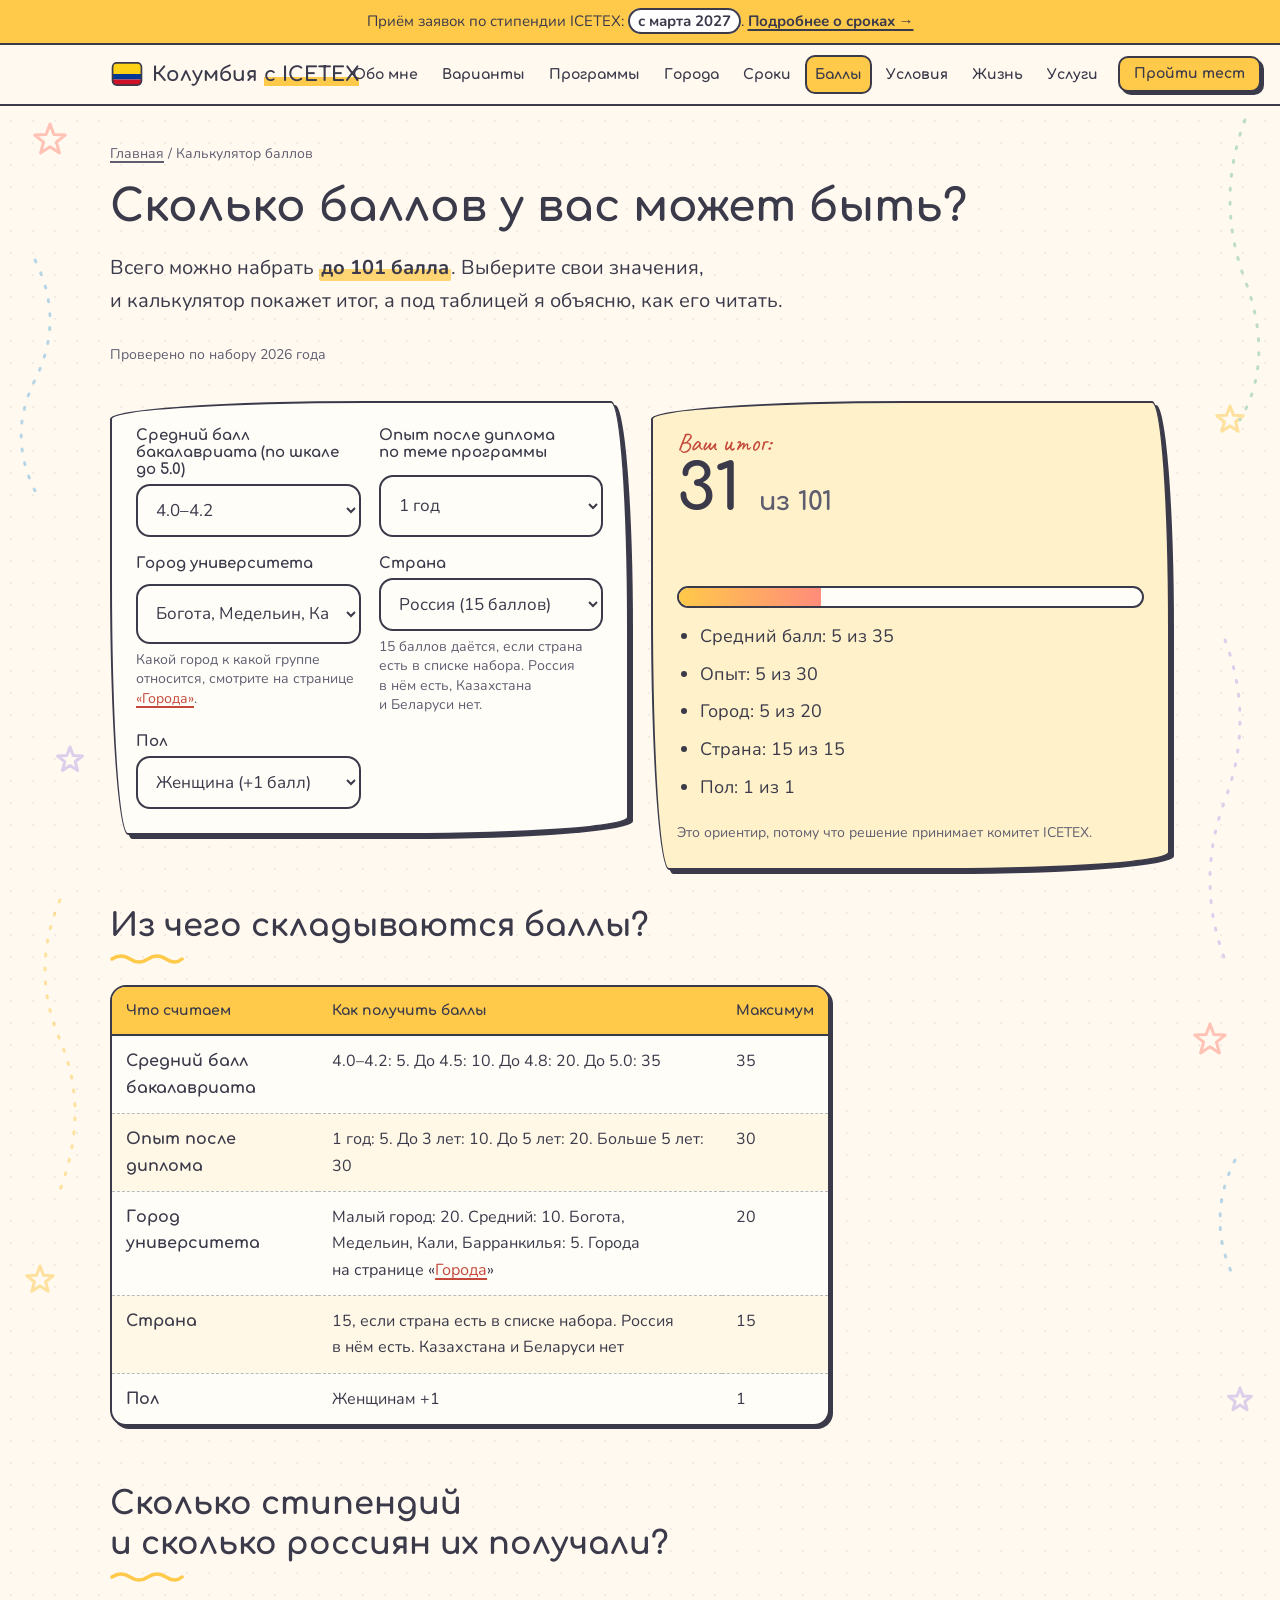
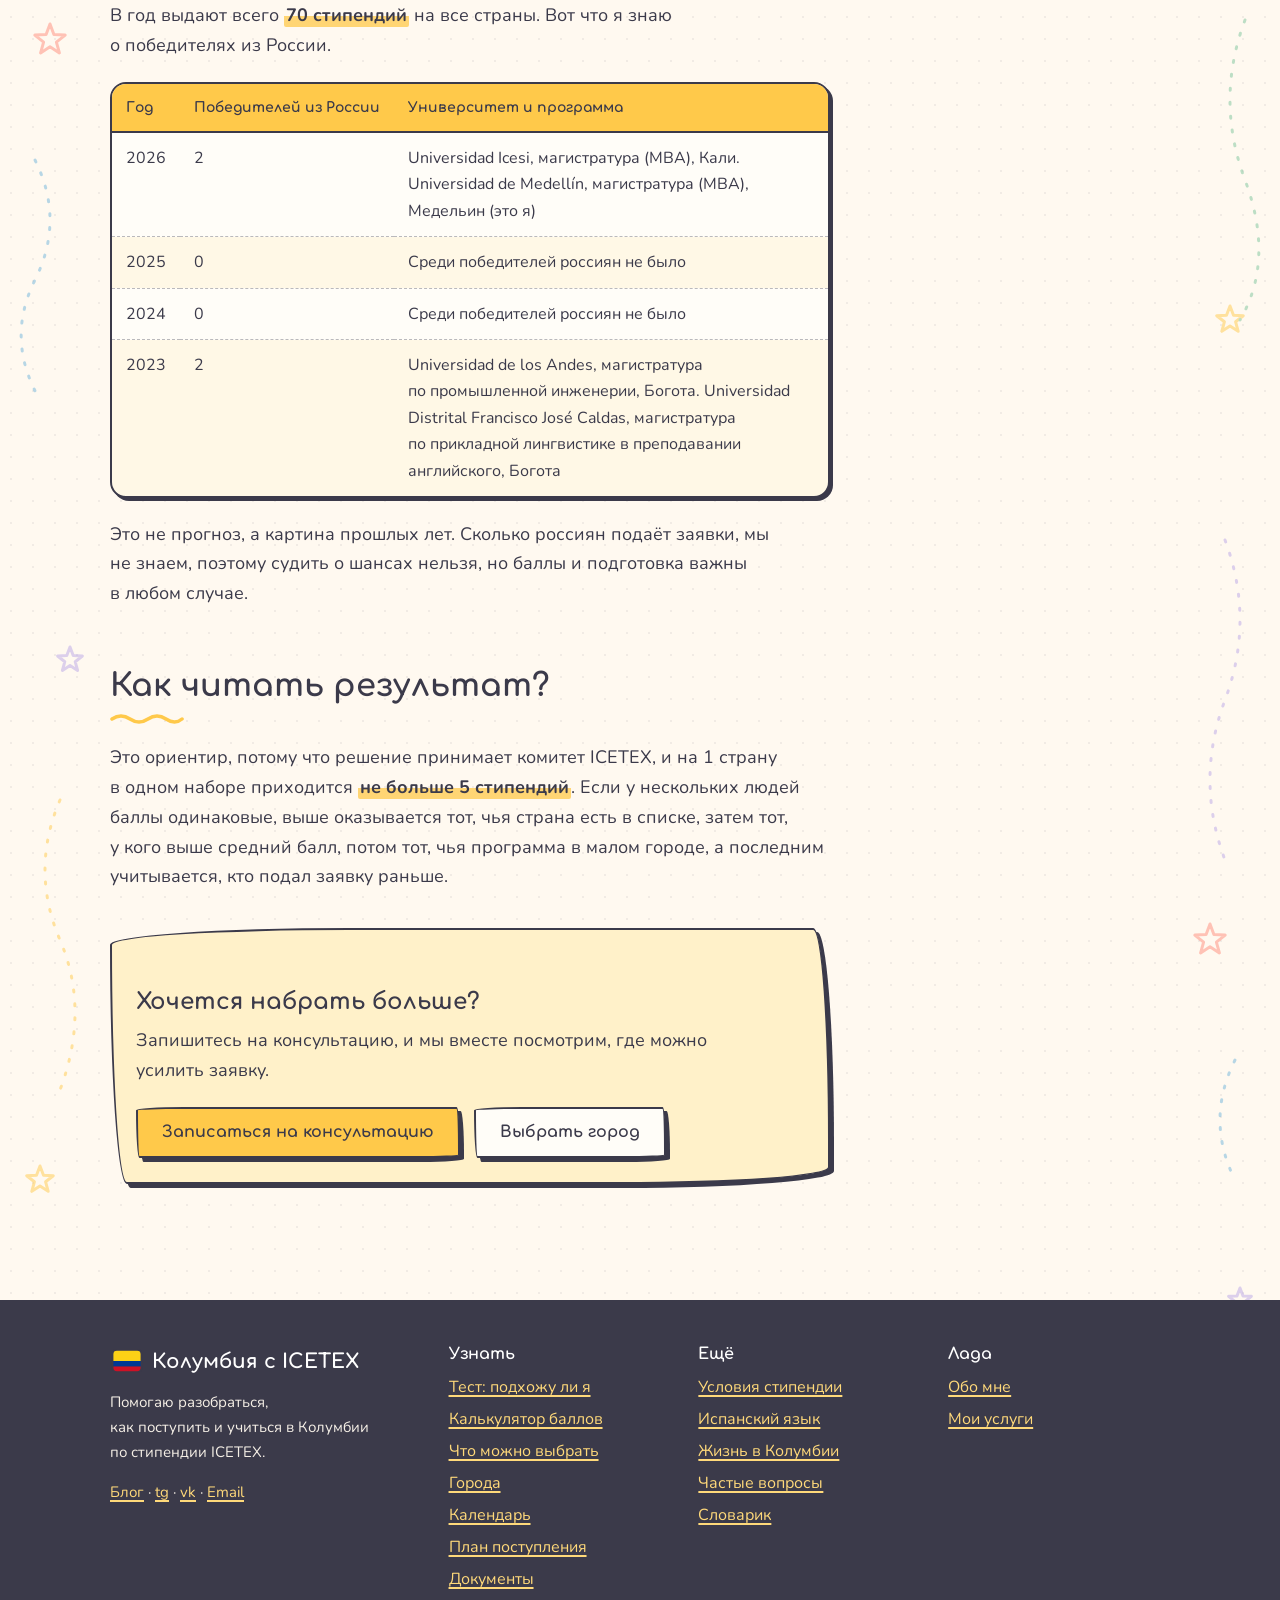
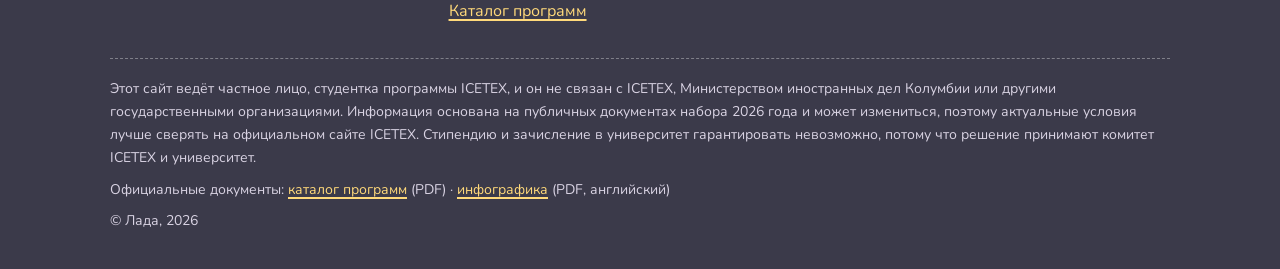
<file: baly/index.html>
<!DOCTYPE html>
<html lang="ru">
<head>
<meta charset="utf-8">
<meta name="viewport" content="width=device-width, initial-scale=1">
<title>Калькулятор баллов ICETEX: сколько баллов у вас может быть из 101</title>
<meta name="description" content="Посчитайте свои баллы по правилам набора 2026 года: средний балл, опыт, город, страна. Максимум 101.">
<meta property="og:type" content="website">
<meta property="og:locale" content="ru_RU">
<meta property="og:title" content="Калькулятор баллов ICETEX: сколько баллов у вас может быть из 101">
<meta property="og:description" content="Посчитайте свои баллы по правилам набора 2026 года: средний балл, опыт, город, страна. Максимум 101.">
<meta property="og:url" content="https://ladalinda.github.io/co6/baly/">
<meta property="og:site_name" content="Колумбия с ICETEX">
<meta property="og:image" content="https://ladalinda.github.io/co6/assets/img/og.png">
<meta property="og:image:width" content="1200">
<meta property="og:image:height" content="630">
<meta name="twitter:card" content="summary_large_image">
<meta name="twitter:title" content="Калькулятор баллов ICETEX: сколько баллов у вас может быть из 101">
<meta name="twitter:description" content="Посчитайте свои баллы по правилам набора 2026 года: средний балл, опыт, город, страна. Максимум 101.">
<meta name="twitter:image" content="https://ladalinda.github.io/co6/assets/img/og.png">
<meta name="theme-color" content="#FFC94A">
<link rel="icon" href="../assets/img/favicon.svg" type="image/svg+xml">
<link rel="preconnect" href="https://fonts.googleapis.com">
<link rel="preconnect" href="https://fonts.gstatic.com" crossorigin>
<link href="https://fonts.googleapis.com/css2?family=Caveat:wght@600&family=Comfortaa:wght@700&family=Nunito:wght@400;600;700;800&display=swap" rel="stylesheet">
<link rel="stylesheet" href="../assets/css/style.css">
</head>
<body>
<a class="skip-link" href="#main">Перейти к содержимому</a>

<!-- Плашка про ближайший набор: одинаковая на всех страницах -->
<div class="notice" role="note">
 <div class="notice__inner">
  <p>Приём заявок по стипендии ICETEX: <mark class="hl hl--strong">с марта 2027</mark>. <a href="../sroki/">Подробнее о сроках →</a></p>
 </div>
</div>

<header class="site-header">
 <div class="site-header__inner">
  <a class="logo" href="../" aria-label="На главную"><svg viewBox="0 0 40 40" aria-hidden="true"><clipPath id="lgf"><rect x="3" y="7" width="34" height="26" rx="5"/></clipPath><g clip-path="url(#lgf)"><rect x="3" y="7" width="34" height="13" fill="#FCD116"/><rect x="3" y="20" width="34" height="6.5" fill="#003893"/><rect x="3" y="26.5" width="34" height="6.5" fill="#CE1126"/></g><rect x="3" y="7" width="34" height="26" rx="5" fill="none" stroke="#3B3A4A" stroke-width="2"/></svg><span>Колумбия <em>с ICETEX</em></span></a>
  <button class="menu-toggle" type="button" aria-expanded="false" aria-controls="site-nav">Меню</button>
  <nav class="nav" id="site-nav" aria-label="Основное меню">
   <a href="../obo-mne/">Обо мне</a><a href="../varianty/">Варианты</a><a href="../katalog/">Программы</a><a href="../goroda/">Города</a><a href="../sroki/">Сроки</a><a href="../baly/" aria-current="page">Баллы</a><a href="../usloviya/">Условия</a><a href="../byudzhet/">Жизнь</a><a href="../uslugi/">Услуги</a>
   <a class="btn" href="../test/">Пройти тест</a>
  </nav>
 </div>
</header>

<main id="main">
<section class="page-head"><div class="container"><nav class="crumbs" aria-label="Хлебные крошки"><a href="../">Главная</a> / Калькулятор баллов</nav><h1>Сколько баллов у вас может быть?</h1><p class="lead">Всего можно набрать <mark class="hl">до 101 балла</mark>. Выберите свои значения, и калькулятор покажет итог, а под таблицей я объясню, как его читать.</p><span class="checked">Проверено по <span data-cfg-date>набору 2026 года</span></span></div></section>
<section class="section" style="padding-top:8px"><div class="container">
 <div class="grid grid--2" style="align-items:start">
  <form id="calc" class="card form" onsubmit="return false" aria-label="Калькулятор баллов">
   <div class="calc-grid">
    <div class="field"><label for="gpa">Средний балл бакалавриата (по шкале до 5.0)</label>
     <select id="gpa" name="gpa">
      <option value="-1">Ниже 4.0</option>
      <option value="5" selected>4.0–4.2</option>
      <option value="10">4.3–4.5</option>
      <option value="20">4.6–4.8</option>
      <option value="35">4.9–5.0</option>
     </select></div>
    <div class="field"><label for="exp">Опыт после диплома по теме программы</label>
     <select id="exp" name="exp">
      <option value="-1">Меньше 1 года</option>
      <option value="5" selected>1 год</option>
      <option value="10">Больше 1 года, до 3 лет</option>
      <option value="20">От 3 до 5 лет</option>
      <option value="30">Больше 5 лет</option>
     </select></div>
    <div class="field"><label for="city">Город университета</label>
     <select id="city" name="city">
      <option value="20">Малый город (20 баллов)</option>
      <option value="10">Средний город (10 баллов)</option>
      <option value="5" selected>Богота, Медельин, Кали, Барранкилья (5 баллов)</option>
     </select><small>Какой город к какой группе относится, смотрите на странице <a href="../goroda/">«Города»</a>.</small></div>
    <div class="field"><label for="country">Страна</label>
     <select id="country" name="country">
      <option value="15" selected>Россия (15 баллов)</option>
      <option value="0">Казахстан, Беларусь (0 баллов)</option>
      <option value="0">Другая страна (проверьте список в правилах набора)</option>
     </select><small>15 баллов даётся, если страна есть в списке набора. Россия в нём есть, Казахстана и Беларуси нет.</small></div>
    <div class="field"><label for="gender">Пол</label>
     <select id="gender" name="gender">
      <option value="1" selected>Женщина (+1 балл)</option>
      <option value="0">Мужчина (0 баллов)</option>
     </select></div>
   </div>
   <p class="callout callout--coral" id="calc-warn" role="alert" hidden></p>
  </form>
  <div class="card card--sun" aria-live="polite">
   <p class="note" style="margin:0">Ваш итог:</p>
   <p class="result__score"><span id="calc-total">0</span> <small>из 101</small></p>
   <div class="meter" role="progressbar" aria-valuemin="0" aria-valuemax="101" aria-valuenow="0" aria-label="Баллы"><i id="calc-meter"></i></div>
   <ul id="calc-parts"></ul>
   <p class="count-note">Это ориентир, потому что решение принимает комитет ICETEX.</p>
  </div>
 </div>

 <div class="text prose" style="margin-top:36px">
  <h2>Из чего складываются баллы?</h2>
  <div class="table-wrap "><table><thead><tr><th scope="col">Что считаем</th><th scope="col">Как получить баллы</th><th scope="col">Максимум</th></tr></thead><tbody><tr><td><strong>Средний балл бакалавриата</strong></td><td>4.0–4.2: 5. До 4.5: 10. До 4.8: 20. До 5.0: 35</td><td>35</td></tr><tr><td><strong>Опыт после диплома</strong></td><td>1 год: 5. До 3 лет: 10. До 5 лет: 20. Больше 5 лет: 30</td><td>30</td></tr><tr><td><strong>Город университета</strong></td><td>Малый город: 20. Средний: 10. Богота, Медельин, Кали, Барранкилья: 5. Города на странице «<a href="../goroda/">Города</a>»</td><td>20</td></tr><tr><td><strong>Страна</strong></td><td>15, если страна есть в списке набора. Россия в нём есть. Казахстана и Беларуси нет</td><td>15</td></tr><tr><td><strong>Пол</strong></td><td>Женщинам +1</td><td>1</td></tr></tbody></table></div>
  <h2 id="rossiyane">Сколько стипендий<br>и сколько россиян их получали?</h2>
  <p>В год выдают всего <mark class="hl">70 стипендий</mark> на все страны. Вот что я знаю о победителях из России.</p>
  <div class="table-wrap "><table><thead><tr><th scope="col">Год</th><th scope="col">Победителей из России</th><th scope="col">Университет и программа</th></tr></thead><tbody><tr><td>2026</td><td>2</td><td>Universidad Icesi, магистратура (MBA), Кали. Universidad de Medellín, магистратура (MBA), Медельин (это я)</td></tr><tr><td>2025</td><td>0</td><td>Среди победителей россиян не было</td></tr><tr><td>2024</td><td>0</td><td>Среди победителей россиян не было</td></tr><tr><td>2023</td><td>2</td><td>Universidad de los Andes, магистратура по промышленной инженерии, Богота. Universidad Distrital Francisco José Caldas, магистратура по прикладной лингвистике в преподавании английского, Богота</td></tr></tbody></table></div><p>Это не прогноз, а картина прошлых лет. Сколько россиян подаёт заявки, мы не знаем, поэтому судить о шансах нельзя, но баллы и подготовка важны в любом случае.</p>
  <h2>Как читать результат?</h2>
  <p>Это ориентир, потому что решение принимает комитет ICETEX, и на 1 страну в одном наборе приходится <mark class="hl">не больше 5 стипендий</mark>. Если у нескольких людей баллы одинаковые, выше оказывается тот, чья страна есть в списке, затем тот, у кого выше средний балл, потом тот, чья программа в малом городе, а последним учитывается, кто подал заявку раньше.</p>
  <div class="card card--sun cta-box"><h3>Хочется набрать больше?</h3><p>Запишитесь на консультацию, и мы вместе посмотрим, где можно усилить заявку.</p><div class="btn-row"><a class="btn " href="../uslugi/#zapis">Записаться на консультацию</a><a class="btn btn--ghost" href="../goroda/">Выбрать город</a></div></div>
 </div>
</div></section>

</main>

<div class="float-cta"><a class="btn" href="../test/">Пройти тест</a></div>

<footer class="site-footer">
 <div class="container">
  <div class="footer__grid">
   <div class="footer__about">
    <a class="logo" href="../" style="color:#fff"><svg viewBox="0 0 40 40" aria-hidden="true"><clipPath id="lgf2"><rect x="3" y="7" width="34" height="26" rx="5"/></clipPath><g clip-path="url(#lgf2)"><rect x="3" y="7" width="34" height="13" fill="#FCD116"/><rect x="3" y="20" width="34" height="6.5" fill="#003893"/><rect x="3" y="26.5" width="34" height="6.5" fill="#CE1126"/></g><rect x="3" y="7" width="34" height="26" rx="5" fill="none" stroke="#3B3A4A" stroke-width="2"/></svg><span>Колумбия с ICETEX</span></a>
    <p style="margin-top:12px">Помогаю разобраться, как поступить и учиться в Колумбии по стипендии ICETEX.</p>
    <p><a data-cfg="instagram" class="is-todo " href="#">Блог</a> · <a data-cfg="telegram" class="is-todo " href="#">tg</a> · <a data-cfg="vk" class="is-todo " href="#">vk</a> · <a data-cfg="email" class="is-todo " href="#">Email</a></p>
   </div>
   <div><h4>Узнать</h4><ul><li><a href="../test/">Тест: подхожу ли я</a></li><li><a href="../baly/">Калькулятор баллов</a></li><li><a href="../varianty/">Что можно выбрать</a></li><li><a href="../goroda/">Города</a></li><li><a href="../sroki/">Календарь</a></li><li><a href="../plan/">План поступления</a></li><li><a href="../dokumenty/">Документы</a></li><li><a href="../katalog/">Каталог программ</a></li></ul></div>
   <div><h4>Ещё</h4><ul><li><a href="../usloviya/">Условия стипендии</a></li><li><a href="../ispanskij/">Испанский язык</a></li><li><a href="../byudzhet/">Жизнь в Колумбии</a></li><li><a href="../voprosy/">Частые вопросы</a></li><li><a href="../slovar/">Словарик</a></li></ul></div>
   <div><h4>Лада</h4><ul><li><a href="../obo-mne/">Обо мне</a></li><li><a href="../uslugi/">Мои услуги</a></li></ul></div>
  </div>
  <div class="disclaimer">
   <p>Этот сайт ведёт частное лицо, студентка программы ICETEX, и он не связан с ICETEX, Министерством иностранных дел Колумбии или другими государственными организациями. Информация основана на публичных документах набора 2026 года и может измениться, поэтому актуальные условия лучше сверять на официальном сайте ICETEX. Стипендию и зачисление в университет гарантировать невозможно, потому что решение принимают комитет ICETEX и университет.</p>
   <p>Официальные документы: <a data-cfg="catalog" href="#">каталог программ</a> (PDF) · <a data-cfg="info" href="#">инфографика</a> (PDF, английский)</p>
   <p>© Лада, 2026</p>
  </div>
 </div>
</footer>

<script src="../assets/js/config.js"></script>
<script src="../assets/js/main.js"></script>
</body>
</html>
</file>
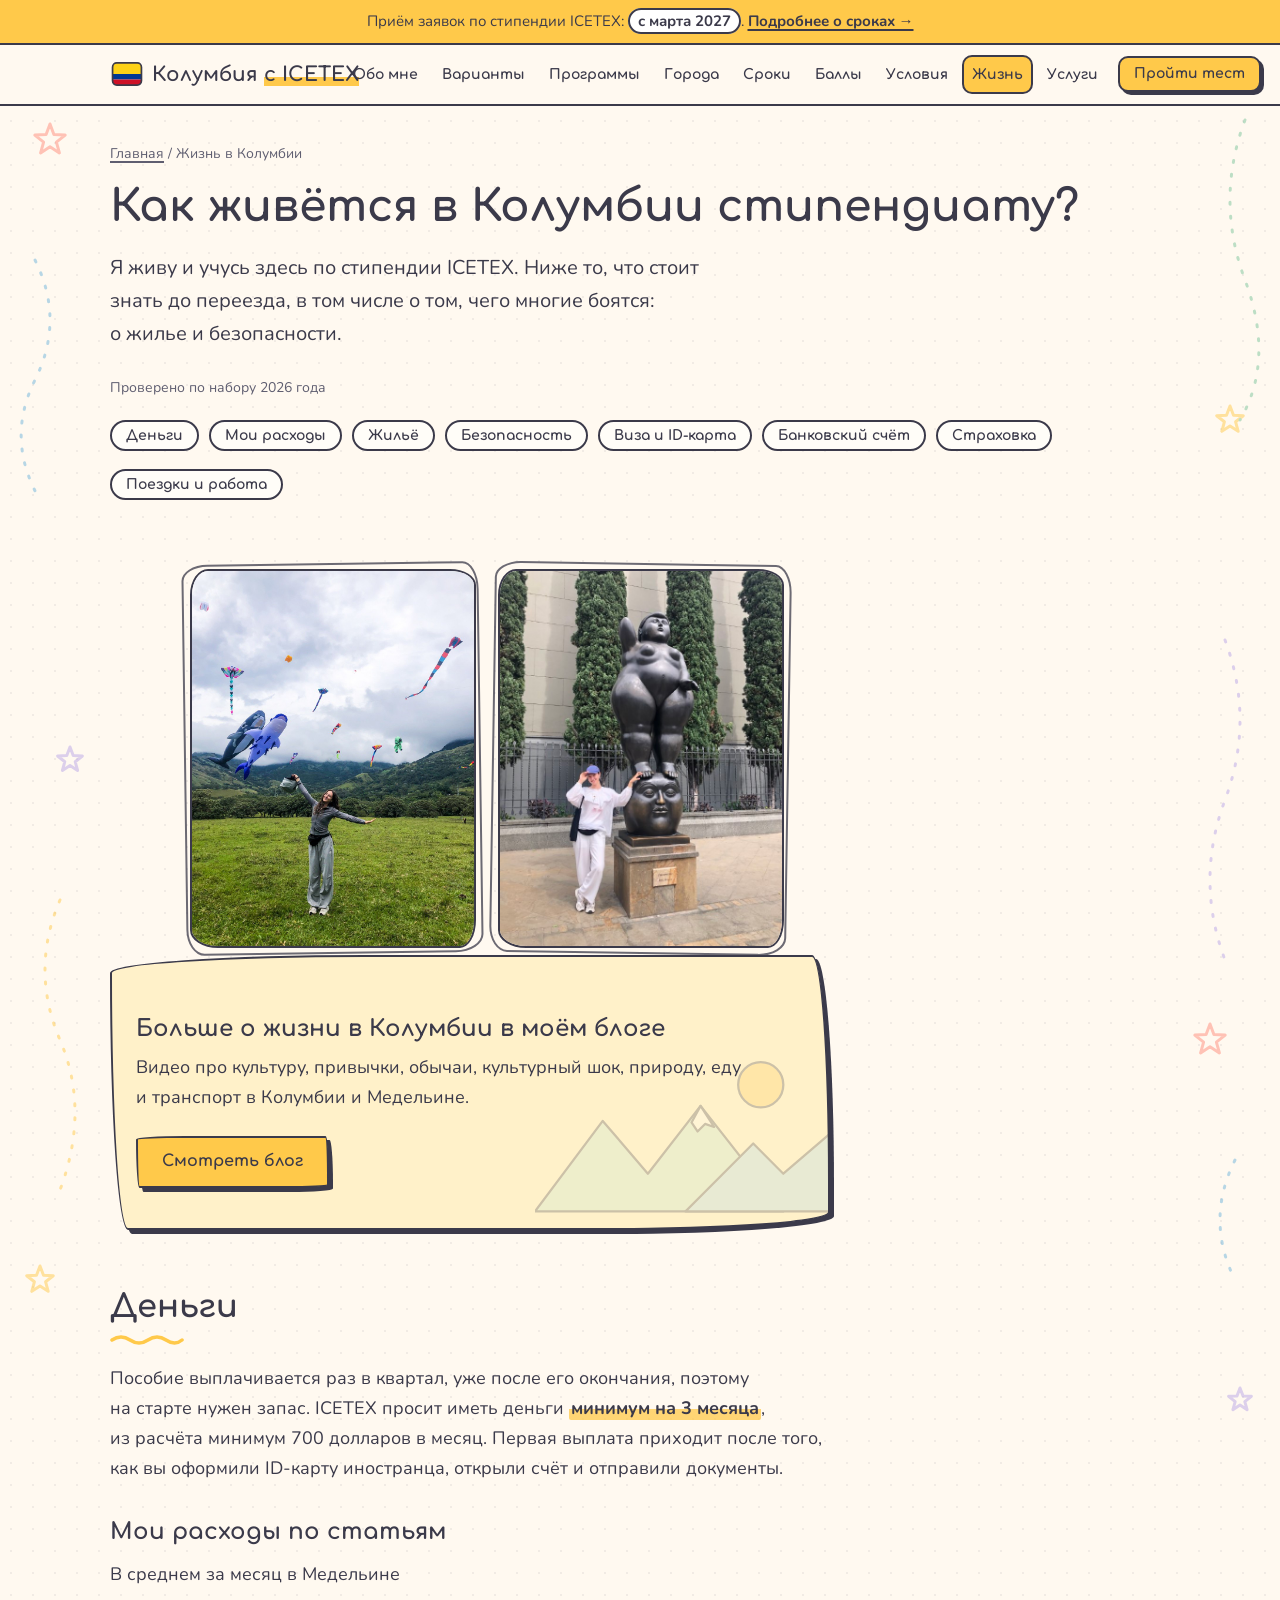
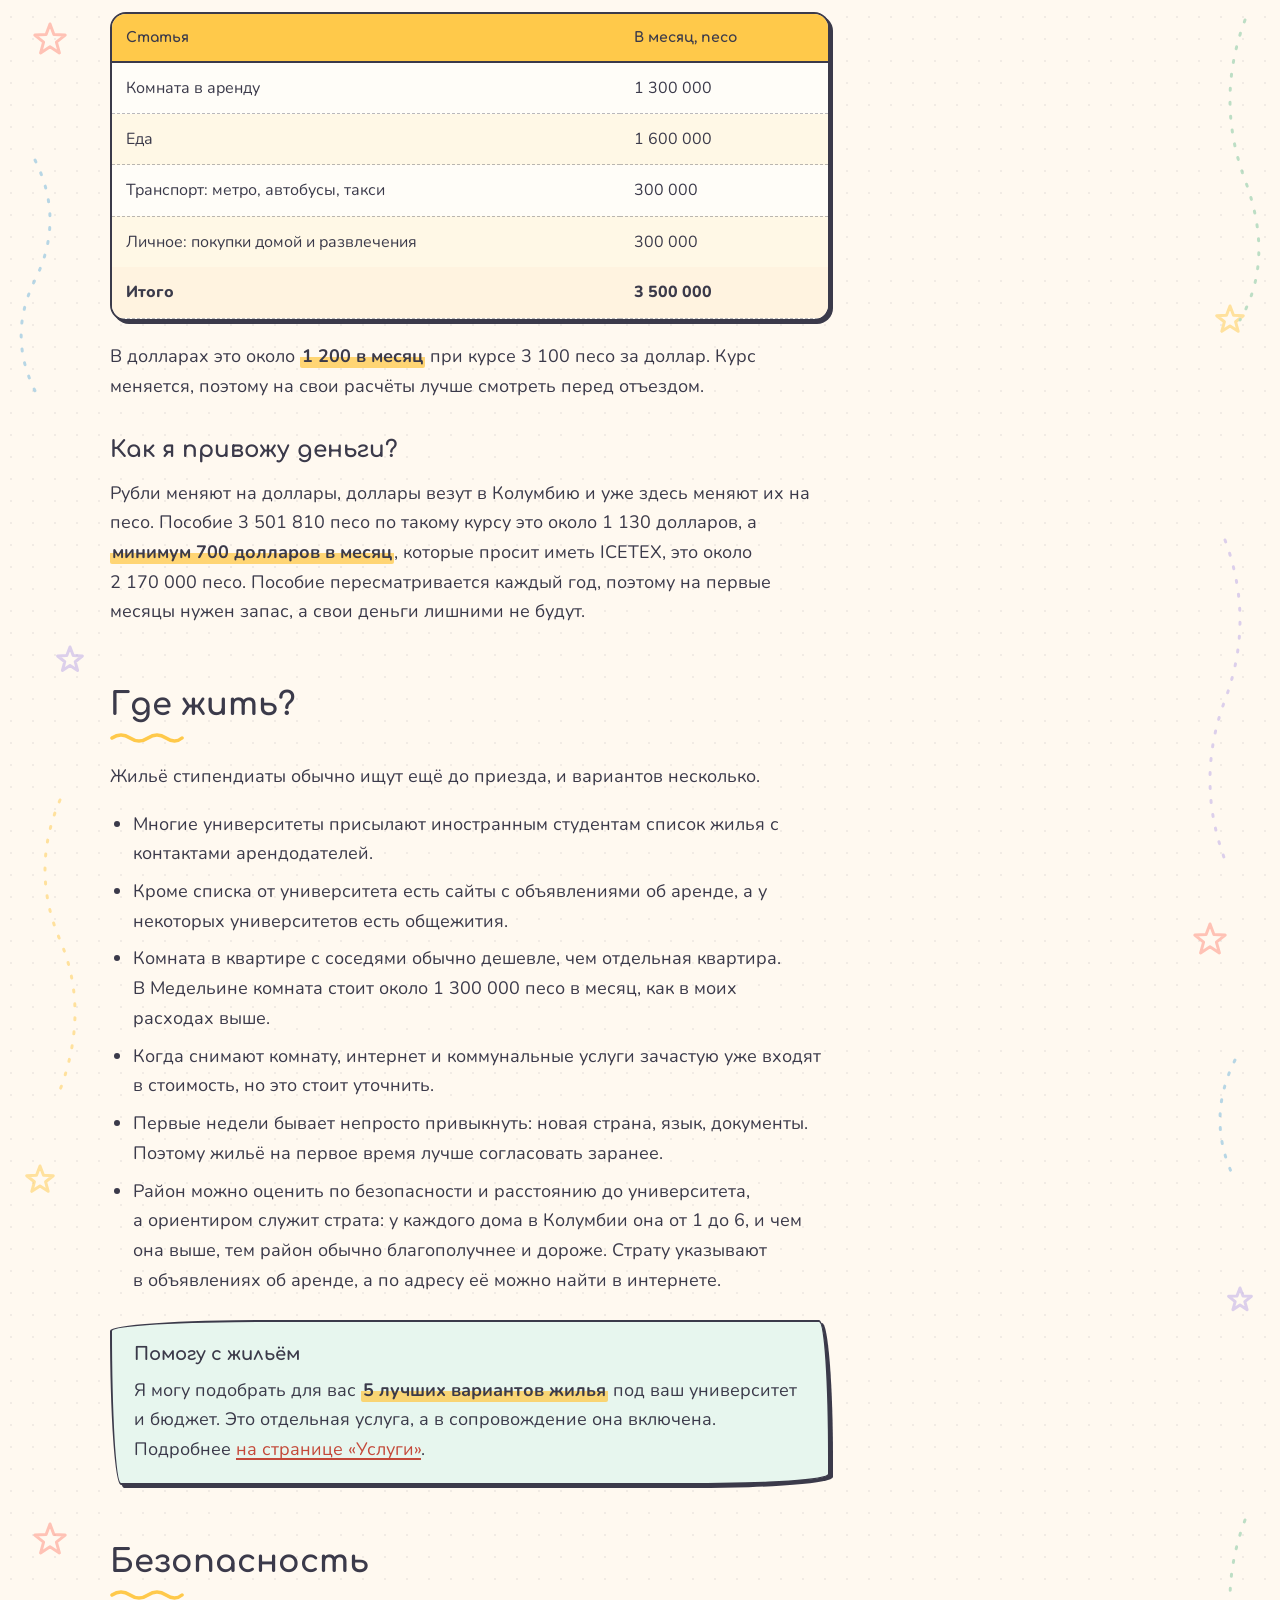
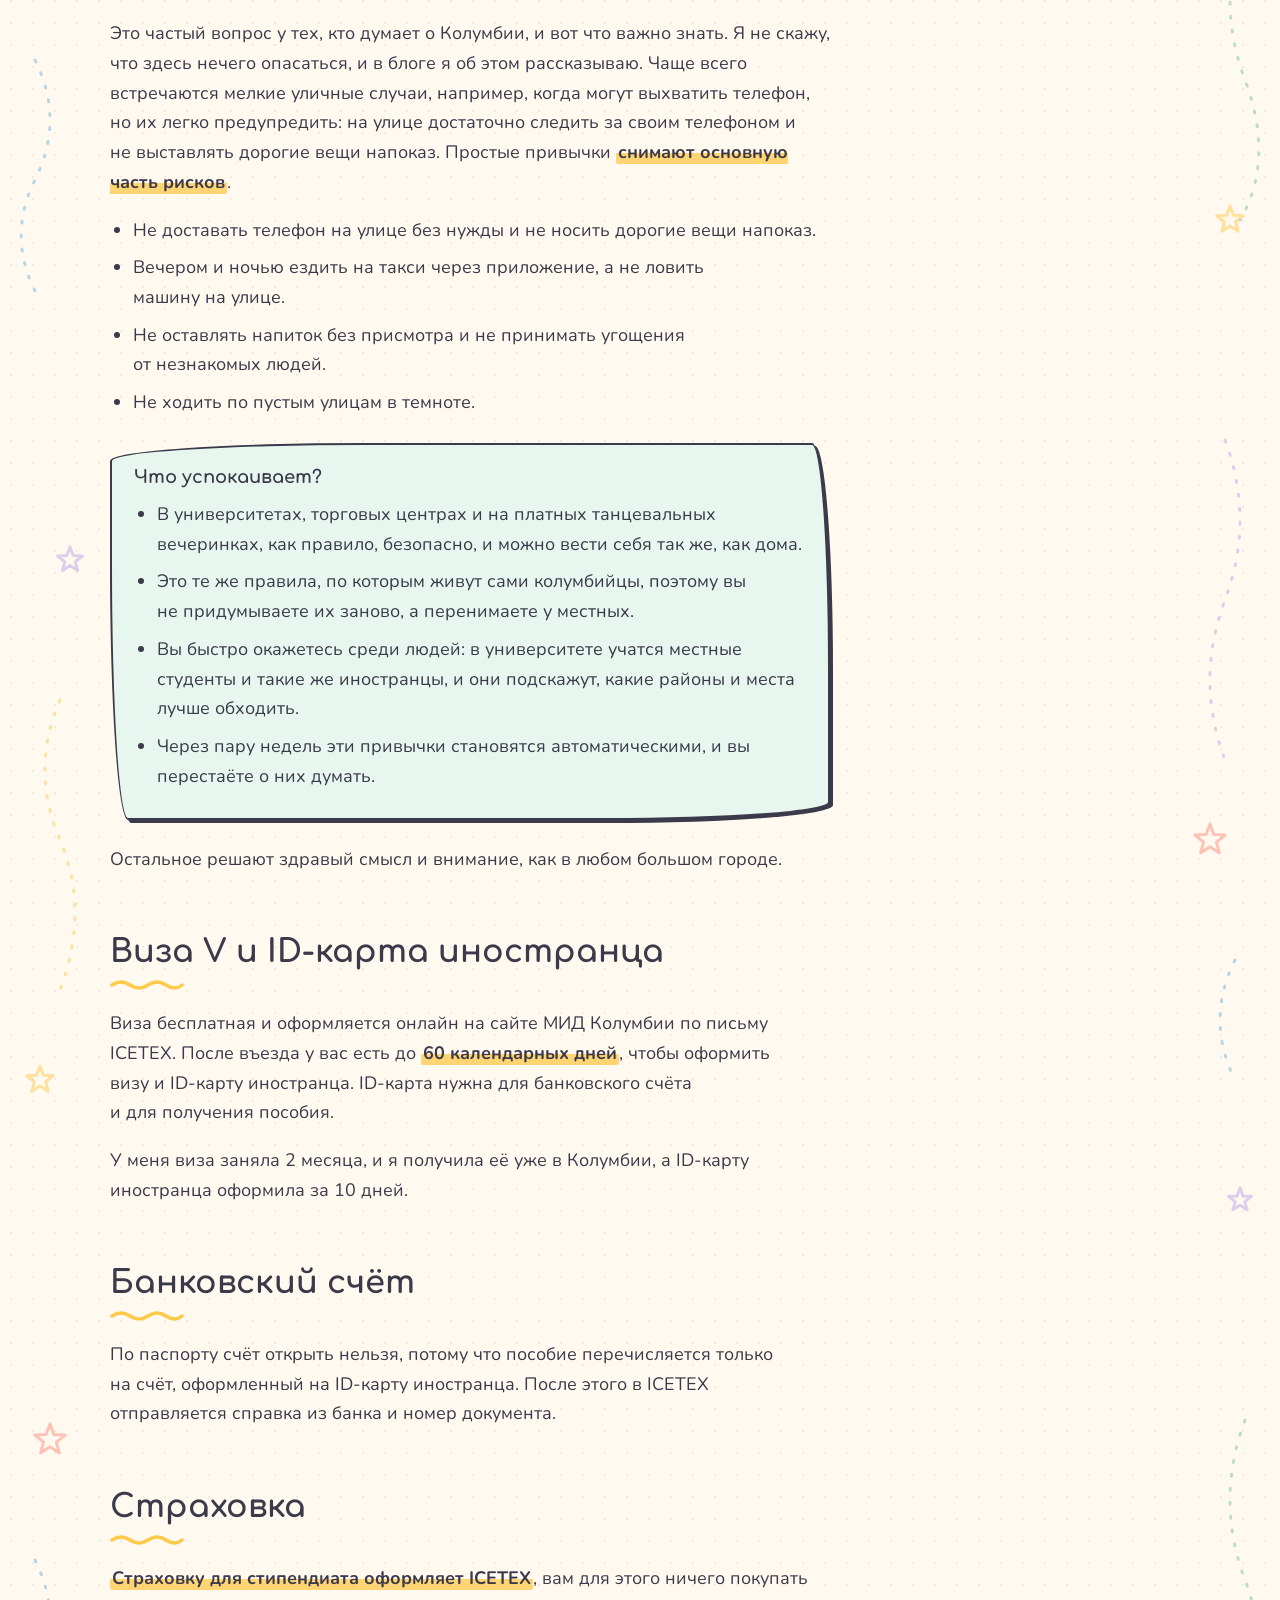
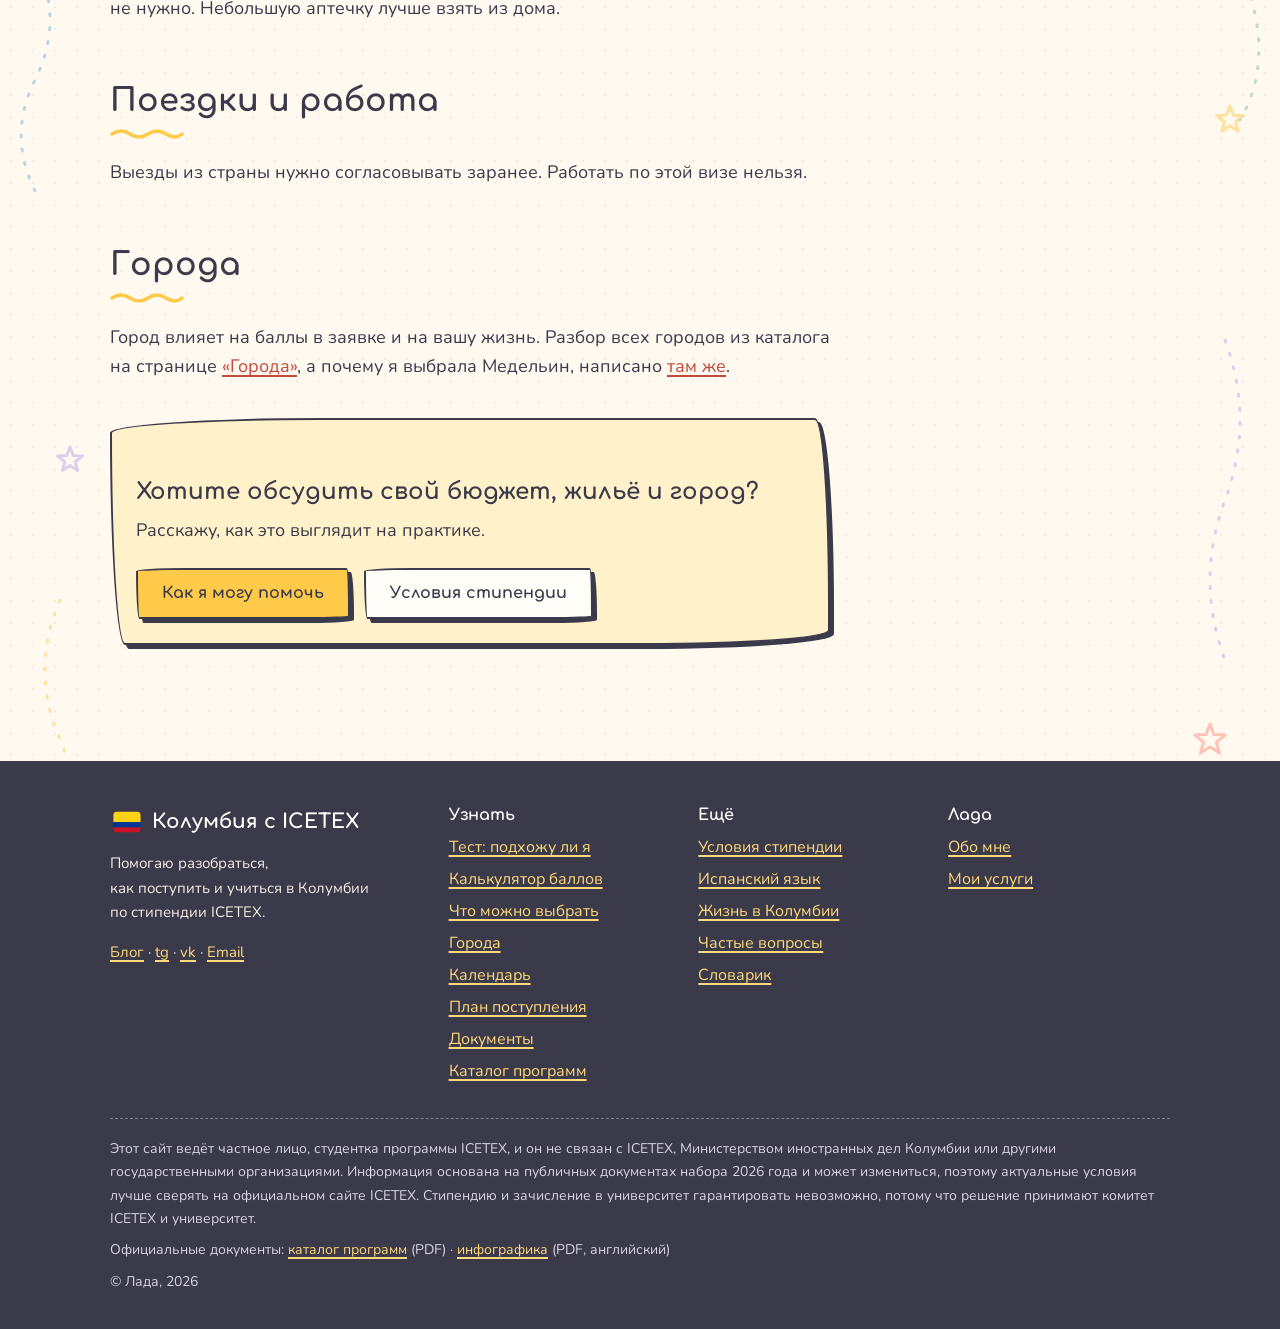
<file: byudzhet/index.html>
<!DOCTYPE html>
<html lang="ru">
<head>
<meta charset="utf-8">
<meta name="viewport" content="width=device-width, initial-scale=1">
<title>Жизнь в Колумбии по стипендии ICETEX: расходы, виза, банк</title>
<meta name="description" content="Сколько стоит жизнь в Медельине на стипендию ICETEX, как оформить визу V, ID-карту иностранца и банковский счёт. Из первых рук.">
<meta property="og:type" content="website">
<meta property="og:locale" content="ru_RU">
<meta property="og:title" content="Жизнь в Колумбии по стипендии ICETEX: расходы, виза, банк">
<meta property="og:description" content="Сколько стоит жизнь в Медельине на стипендию ICETEX, как оформить визу V, ID-карту иностранца и банковский счёт. Из первых рук.">
<meta property="og:url" content="https://ladalinda.github.io/co6/byudzhet/">
<meta property="og:site_name" content="Колумбия с ICETEX">
<meta property="og:image" content="https://ladalinda.github.io/co6/assets/img/og.png">
<meta property="og:image:width" content="1200">
<meta property="og:image:height" content="630">
<meta name="twitter:card" content="summary_large_image">
<meta name="twitter:title" content="Жизнь в Колумбии по стипендии ICETEX: расходы, виза, банк">
<meta name="twitter:description" content="Сколько стоит жизнь в Медельине на стипендию ICETEX, как оформить визу V, ID-карту иностранца и банковский счёт. Из первых рук.">
<meta name="twitter:image" content="https://ladalinda.github.io/co6/assets/img/og.png">
<meta name="theme-color" content="#FFC94A">
<link rel="icon" href="../assets/img/favicon.svg" type="image/svg+xml">
<link rel="preconnect" href="https://fonts.googleapis.com">
<link rel="preconnect" href="https://fonts.gstatic.com" crossorigin>
<link href="https://fonts.googleapis.com/css2?family=Caveat:wght@600&family=Comfortaa:wght@700&family=Nunito:wght@400;600;700;800&display=swap" rel="stylesheet">
<link rel="stylesheet" href="../assets/css/style.css">
</head>
<body>
<a class="skip-link" href="#main">Перейти к содержимому</a>

<!-- Плашка про ближайший набор: одинаковая на всех страницах -->
<div class="notice" role="note">
 <div class="notice__inner">
  <p>Приём заявок по стипендии ICETEX: <mark class="hl hl--strong">с марта 2027</mark>. <a href="../sroki/">Подробнее о сроках →</a></p>
 </div>
</div>

<header class="site-header">
 <div class="site-header__inner">
  <a class="logo" href="../" aria-label="На главную"><svg viewBox="0 0 40 40" aria-hidden="true"><clipPath id="lgf"><rect x="3" y="7" width="34" height="26" rx="5"/></clipPath><g clip-path="url(#lgf)"><rect x="3" y="7" width="34" height="13" fill="#FCD116"/><rect x="3" y="20" width="34" height="6.5" fill="#003893"/><rect x="3" y="26.5" width="34" height="6.5" fill="#CE1126"/></g><rect x="3" y="7" width="34" height="26" rx="5" fill="none" stroke="#3B3A4A" stroke-width="2"/></svg><span>Колумбия <em>с ICETEX</em></span></a>
  <button class="menu-toggle" type="button" aria-expanded="false" aria-controls="site-nav">Меню</button>
  <nav class="nav" id="site-nav" aria-label="Основное меню">
   <a href="../obo-mne/">Обо мне</a><a href="../varianty/">Варианты</a><a href="../katalog/">Программы</a><a href="../goroda/">Города</a><a href="../sroki/">Сроки</a><a href="../baly/">Баллы</a><a href="../usloviya/">Условия</a><a href="../byudzhet/" aria-current="page">Жизнь</a><a href="../uslugi/">Услуги</a>
   <a class="btn" href="../test/">Пройти тест</a>
  </nav>
 </div>
</header>

<main id="main">
<section class="page-head"><div class="container"><nav class="crumbs" aria-label="Хлебные крошки"><a href="../">Главная</a> / Жизнь в Колумбии</nav><h1>Как живётся в Колумбии стипендиату?</h1><p class="lead">Я живу и учусь здесь по стипендии ICETEX. Ниже то, что стоит знать до переезда, в том числе о том, чего многие боятся:<br>о жилье и безопасности.</p><span class="checked">Проверено по <span data-cfg-date>набору 2026 года</span></span><div style="margin-top:18px"><ul class="toc"><li><a href="#dengi">Деньги</a></li><li><a href="#rashody">Мои расходы</a></li><li><a href="#zhile">Жильё</a></li><li><a href="#bezopasnost">Безопасность</a></li><li><a href="#viza">Виза и ID-карта</a></li><li><a href="#schet">Банковский счёт</a></li><li><a href="#strahovka">Страховка</a></li><li><a href="#poezdki">Поездки и работа</a></li></ul></div></div></section><section class="section" style="padding-top:8px"><div class="container"><div class="text prose">
<div class="two-photos two-photos--v"><div class="photo-frame"><img src="../assets/img/life-1.jpg" alt="Жизнь в Колумбии" data-fallback loading="lazy" width="800" height="1000"><div class="photo-frame__ph" hidden>место для фото<br>assets/img/life-1.jpg</div></div><div class="photo-frame"><img src="../assets/img/life-2.jpg" alt="Жизнь в Колумбии" data-fallback loading="lazy" width="800" height="1000"><div class="photo-frame__ph" hidden>место для фото<br>assets/img/life-2.jpg</div></div></div>
<div class="card card--sun blog-box bg-mountains"><h3>Больше о жизни в Колумбии в моём блоге</h3><p>Видео про культуру, привычки, обычаи, культурный шок, природу, еду и транспорт в Колумбии и Медельине.</p><a class="btn" data-cfg="instagram" href="#">Смотреть блог</a></div>
<h2 id="dengi">Деньги</h2>
<p>Пособие выплачивается раз в квартал, уже после его окончания, поэтому на старте нужен запас. ICETEX просит иметь деньги <mark class="hl">минимум на 3 месяца</mark>, из расчёта минимум 700 долларов в месяц. Первая выплата приходит после того, как вы оформили ID-карту иностранца, открыли счёт и отправили документы.</p>
<h3 id="rashody">Мои расходы по статьям</h3>
<p>В среднем за месяц в Медельине</p>
<div class="table-wrap"><table><thead><tr><th scope="col">Статья</th><th scope="col">В месяц, песо</th></tr></thead><tbody>
<tr><td>Комната в аренду</td><td>1 300 000</td></tr>
<tr><td>Еда</td><td>1 600 000</td></tr>
<tr><td>Транспорт: метро, автобусы, такси</td><td>300 000</td></tr>
<tr><td>Личное: покупки домой и развлечения</td><td>300 000</td></tr>
</tbody><tfoot><tr><td>Итого</td><td>3 500 000</td></tr></tfoot></table></div>
<p>В долларах это около <mark class="hl">1 200 в месяц</mark> при курсе 3 100 песо за доллар. Курс меняется, поэтому на свои расчёты лучше смотреть перед отъездом.</p>
<h3>Как я привожу деньги?</h3>
<p>Рубли меняют на доллары, доллары везут в Колумбию и уже здесь меняют их на песо. Пособие 3 501 810 песо по такому курсу это около 1 130 долларов, а <mark class="hl">минимум 700 долларов в месяц</mark>, которые просит иметь ICETEX, это около 2 170 000 песо. Пособие пересматривается каждый год, поэтому на первые месяцы нужен запас, а свои деньги лишними не будут.</p>

<h2 id="zhile">Где жить?</h2>
<p>Жильё стипендиаты обычно ищут ещё до приезда, и вариантов несколько.</p>
<ul>
 <li>Многие университеты присылают иностранным студентам список жилья с контактами арендодателей.</li>
 <li>Кроме списка от университета есть сайты с объявлениями об аренде, а у некоторых университетов есть общежития.</li>
 <li>Комната в квартире с соседями обычно дешевле, чем отдельная квартира. В Медельине комната стоит около 1 300 000 песо в месяц, как в моих расходах выше.</li>
 <li>Когда снимают комнату, интернет и коммунальные услуги зачастую уже входят в стоимость, но это стоит уточнить.</li>
 <li>Первые недели бывает непросто привыкнуть: новая страна, язык, документы. Поэтому жильё на первое время лучше согласовать заранее.</li>
 <li>Район можно оценить по безопасности и расстоянию до университета, а ориентиром служит страта: у каждого дома в Колумбии она от 1 до 6, и чем она выше, тем район обычно благополучнее и дороже. Страту указывают в объявлениях об аренде, а по адресу её можно найти в интернете.</li>
</ul>
<div class="callout callout--mint"><strong class="callout__title">Помогу с жильём</strong><p>Я могу подобрать для вас <mark class="hl">5 лучших вариантов жилья</mark> под ваш университет и бюджет. Это отдельная услуга, а в сопровождение она включена. Подробнее <a href="../uslugi/#zhile-uslugi">на странице «Услуги»</a>.</p></div>

<h2 id="bezopasnost">Безопасность</h2>
<p>Это частый вопрос у тех, кто думает о Колумбии, и вот что важно знать. Я не скажу, что здесь нечего опасаться, и в блоге я об этом рассказываю. Чаще всего встречаются мелкие уличные случаи, например, когда могут выхватить телефон, но их легко предупредить: на улице достаточно следить за своим телефоном и не выставлять дорогие вещи напоказ. Простые привычки <mark class="hl">снимают основную часть рисков</mark>.</p>
<ul>
 <li>Не доставать телефон на улице без нужды и не носить дорогие вещи напоказ.</li>
 <li>Вечером и ночью ездить на такси через приложение, а не ловить машину на улице.</li>
 <li>Не оставлять напиток без присмотра и не принимать угощения от незнакомых людей.</li>
 <li>Не ходить по пустым улицам в темноте.</li>
</ul>
<div class="callout callout--mint"><strong class="callout__title">Что успокаивает?</strong>
<ul style="margin:.4em 0 0">
 <li>В университетах, торговых центрах и на платных танцевальных вечеринках, как правило, безопасно, и можно вести себя так же, как дома.</li>
 <li>Это те же правила, по которым живут сами колумбийцы, поэтому вы не придумываете их заново, а перенимаете у местных.</li>
 <li>Вы быстро окажетесь среди людей: в университете учатся местные студенты и такие же иностранцы, и они подскажут, какие районы и места лучше обходить.</li>
  <li>Через пару недель эти привычки становятся автоматическими, и вы перестаёте о них думать.</li>
</ul></div>
<p>Остальное решают здравый смысл и внимание, как в любом большом городе.</p>

<h2 id="viza">Виза V и ID-карта иностранца</h2>
<p>Виза бесплатная и оформляется онлайн на сайте МИД Колумбии по письму ICETEX. После въезда у вас есть до <mark class="hl">60 календарных дней</mark>, чтобы оформить визу и ID-карту иностранца. ID-карта нужна для банковского счёта и для получения пособия.</p>
<p>У меня виза заняла 2 месяца, и я получила её уже в Колумбии, а ID-карту иностранца оформила за 10 дней.</p>

<h2 id="schet">Банковский счёт</h2>
<p>По паспорту счёт открыть нельзя, потому что пособие перечисляется только на счёт, оформленный на ID-карту иностранца. После этого в ICETEX отправляется справка из банка и номер документа.</p>

<h2 id="strahovka">Страховка</h2>
<p><mark class="hl">Страховку для стипендиата оформляет ICETEX</mark>, вам для этого ничего покупать не нужно. Небольшую аптечку лучше взять из дома.</p>

<h2 id="poezdki">Поездки и работа</h2>
<p>Выезды из страны нужно согласовывать заранее. Работать по этой визе нельзя.</p>

<h2>Города</h2>
<p>Город влияет на баллы в заявке и на вашу жизнь. Разбор всех городов из каталога на странице <a href="../goroda/">«Города»</a>, а почему я выбрала Медельин, написано <a href="../goroda/#moj-vybor">там же</a>.</p>
<div class="card card--sun cta-box"><h3>Хотите обсудить свой бюджет, жильё и город?</h3><p>Расскажу, как это выглядит на практике.</p><div class="btn-row"><a class="btn " href="../uslugi/">Как я могу помочь</a><a class="btn btn--ghost" href="../usloviya/">Условия стипендии</a></div></div></div></div></section>
</main>

<div class="float-cta"><a class="btn" href="../test/">Пройти тест</a></div>

<footer class="site-footer">
 <div class="container">
  <div class="footer__grid">
   <div class="footer__about">
    <a class="logo" href="../" style="color:#fff"><svg viewBox="0 0 40 40" aria-hidden="true"><clipPath id="lgf2"><rect x="3" y="7" width="34" height="26" rx="5"/></clipPath><g clip-path="url(#lgf2)"><rect x="3" y="7" width="34" height="13" fill="#FCD116"/><rect x="3" y="20" width="34" height="6.5" fill="#003893"/><rect x="3" y="26.5" width="34" height="6.5" fill="#CE1126"/></g><rect x="3" y="7" width="34" height="26" rx="5" fill="none" stroke="#3B3A4A" stroke-width="2"/></svg><span>Колумбия с ICETEX</span></a>
    <p style="margin-top:12px">Помогаю разобраться, как поступить и учиться в Колумбии по стипендии ICETEX.</p>
    <p><a data-cfg="instagram" class="is-todo " href="#">Блог</a> · <a data-cfg="telegram" class="is-todo " href="#">tg</a> · <a data-cfg="vk" class="is-todo " href="#">vk</a> · <a data-cfg="email" class="is-todo " href="#">Email</a></p>
   </div>
   <div><h4>Узнать</h4><ul><li><a href="../test/">Тест: подхожу ли я</a></li><li><a href="../baly/">Калькулятор баллов</a></li><li><a href="../varianty/">Что можно выбрать</a></li><li><a href="../goroda/">Города</a></li><li><a href="../sroki/">Календарь</a></li><li><a href="../plan/">План поступления</a></li><li><a href="../dokumenty/">Документы</a></li><li><a href="../katalog/">Каталог программ</a></li></ul></div>
   <div><h4>Ещё</h4><ul><li><a href="../usloviya/">Условия стипендии</a></li><li><a href="../ispanskij/">Испанский язык</a></li><li><a href="../byudzhet/">Жизнь в Колумбии</a></li><li><a href="../voprosy/">Частые вопросы</a></li><li><a href="../slovar/">Словарик</a></li></ul></div>
   <div><h4>Лада</h4><ul><li><a href="../obo-mne/">Обо мне</a></li><li><a href="../uslugi/">Мои услуги</a></li></ul></div>
  </div>
  <div class="disclaimer">
   <p>Этот сайт ведёт частное лицо, студентка программы ICETEX, и он не связан с ICETEX, Министерством иностранных дел Колумбии или другими государственными организациями. Информация основана на публичных документах набора 2026 года и может измениться, поэтому актуальные условия лучше сверять на официальном сайте ICETEX. Стипендию и зачисление в университет гарантировать невозможно, потому что решение принимают комитет ICETEX и университет.</p>
   <p>Официальные документы: <a data-cfg="catalog" href="#">каталог программ</a> (PDF) · <a data-cfg="info" href="#">инфографика</a> (PDF, английский)</p>
   <p>© Лада, 2026</p>
  </div>
 </div>
</footer>

<script src="../assets/js/config.js"></script>
<script src="../assets/js/main.js"></script>
</body>
</html>
</file>
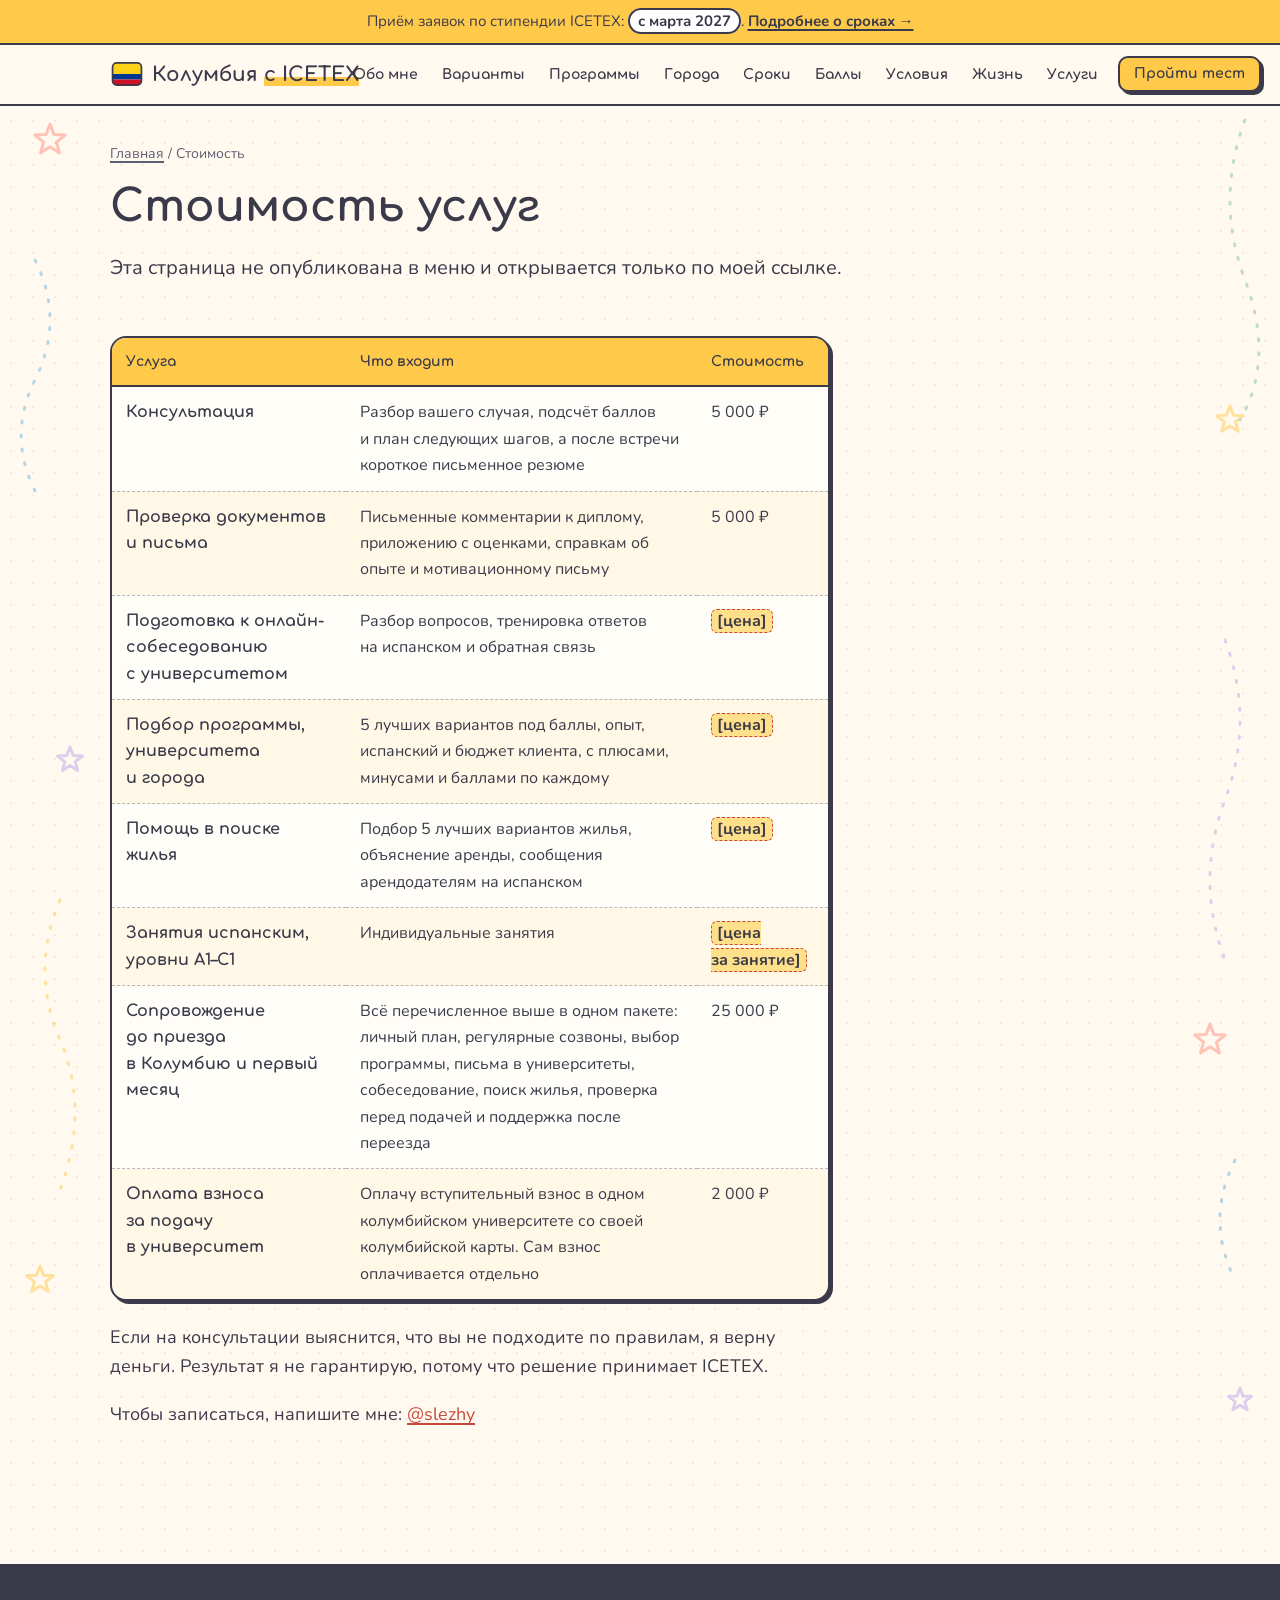
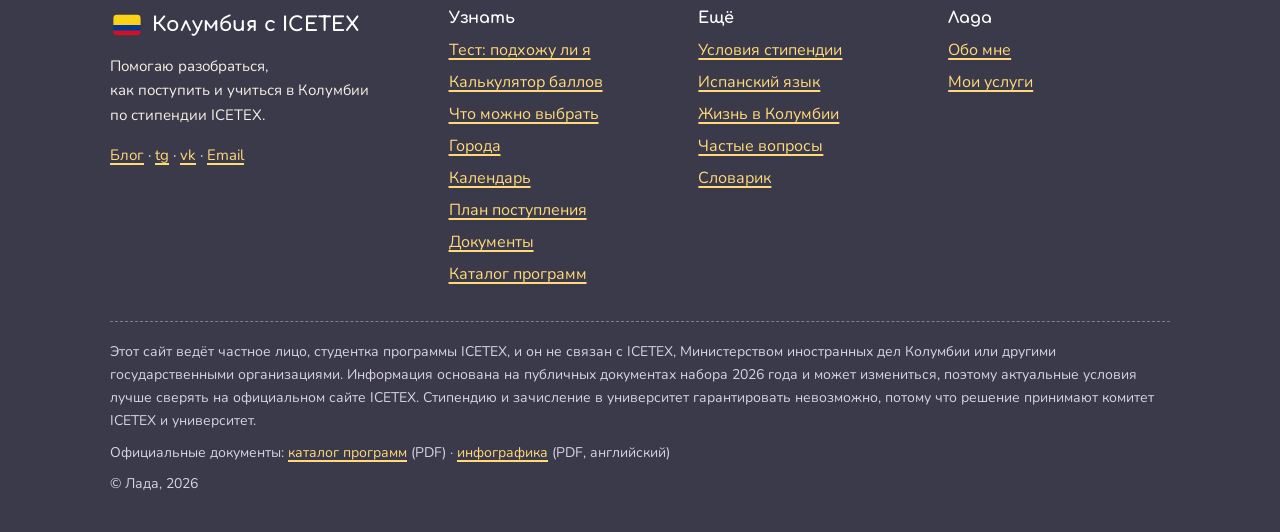
<file: ceny-q7m2x/index.html>
<!DOCTYPE html>
<html lang="ru">
<head>
<meta charset="utf-8">
<meta name="viewport" content="width=device-width, initial-scale=1">
<title>Стоимость услуг</title>
<meta name="description" content="Закрытая страница">
<meta property="og:type" content="website">
<meta property="og:locale" content="ru_RU">
<meta property="og:title" content="Стоимость услуг">
<meta property="og:description" content="Закрытая страница">
<meta property="og:url" content="https://ladalinda.github.io/co6/ceny-q7m2x/">
<meta property="og:site_name" content="Колумбия с ICETEX">
<meta property="og:image" content="https://ladalinda.github.io/co6/assets/img/og.png">
<meta property="og:image:width" content="1200">
<meta property="og:image:height" content="630">
<meta name="twitter:card" content="summary_large_image">
<meta name="twitter:title" content="Стоимость услуг">
<meta name="twitter:description" content="Закрытая страница">
<meta name="twitter:image" content="https://ladalinda.github.io/co6/assets/img/og.png">
<meta name="theme-color" content="#FFC94A">
<link rel="icon" href="../assets/img/favicon.svg" type="image/svg+xml">
<link rel="preconnect" href="https://fonts.googleapis.com">
<link rel="preconnect" href="https://fonts.gstatic.com" crossorigin>
<link href="https://fonts.googleapis.com/css2?family=Caveat:wght@600&family=Comfortaa:wght@700&family=Nunito:wght@400;600;700;800&display=swap" rel="stylesheet">
<link rel="stylesheet" href="../assets/css/style.css">
<meta name="robots" content="noindex, nofollow">
</head>
<body>
<a class="skip-link" href="#main">Перейти к содержимому</a>

<!-- Плашка про ближайший набор: одинаковая на всех страницах -->
<div class="notice" role="note">
 <div class="notice__inner">
  <p>Приём заявок по стипендии ICETEX: <mark class="hl hl--strong">с марта 2027</mark>. <a href="../sroki/">Подробнее о сроках →</a></p>
 </div>
</div>

<header class="site-header">
 <div class="site-header__inner">
  <a class="logo" href="../" aria-label="На главную"><svg viewBox="0 0 40 40" aria-hidden="true"><clipPath id="lgf"><rect x="3" y="7" width="34" height="26" rx="5"/></clipPath><g clip-path="url(#lgf)"><rect x="3" y="7" width="34" height="13" fill="#FCD116"/><rect x="3" y="20" width="34" height="6.5" fill="#003893"/><rect x="3" y="26.5" width="34" height="6.5" fill="#CE1126"/></g><rect x="3" y="7" width="34" height="26" rx="5" fill="none" stroke="#3B3A4A" stroke-width="2"/></svg><span>Колумбия <em>с ICETEX</em></span></a>
  <button class="menu-toggle" type="button" aria-expanded="false" aria-controls="site-nav">Меню</button>
  <nav class="nav" id="site-nav" aria-label="Основное меню">
   <a href="../obo-mne/">Обо мне</a><a href="../varianty/">Варианты</a><a href="../katalog/">Программы</a><a href="../goroda/">Города</a><a href="../sroki/">Сроки</a><a href="../baly/">Баллы</a><a href="../usloviya/">Условия</a><a href="../byudzhet/">Жизнь</a><a href="../uslugi/">Услуги</a>
   <a class="btn" href="../test/">Пройти тест</a>
  </nav>
 </div>
</header>

<main id="main">
<section class="page-head"><div class="container"><nav class="crumbs" aria-label="Хлебные крошки"><a href="../">Главная</a> / Стоимость</nav><h1>Стоимость услуг</h1><p class="lead">Эта страница не опубликована в меню и открывается только по моей ссылке.</p></div></section><section class="section" style="padding-top:8px"><div class="container"><div class="text prose"><div class="table-wrap "><table><thead><tr><th scope="col">Услуга</th><th scope="col">Что входит</th><th scope="col">Стоимость</th></tr></thead><tbody><tr><td><strong>Консультация</strong></td><td>Разбор вашего случая, подсчёт баллов и план следующих шагов, а после встречи короткое письменное резюме</td><td>5 000 ₽</td></tr><tr><td><strong>Проверка документов и письма</strong></td><td>Письменные комментарии к диплому, приложению с оценками, справкам об опыте и мотивационному письму</td><td>5 000 ₽</td></tr><tr><td><strong>Подготовка к онлайн-собеседованию с университетом</strong></td><td>Разбор вопросов, тренировка ответов на испанском и обратная связь</td><td><mark class="todo">[цена]</mark></td></tr><tr><td><strong>Подбор программы, университета и города</strong></td><td>5 лучших вариантов под баллы, опыт, испанский и бюджет клиента, с плюсами, минусами и баллами по каждому</td><td><mark class="todo">[цена]</mark></td></tr><tr><td><strong>Помощь в поиске жилья</strong></td><td>Подбор 5 лучших вариантов жилья, объяснение аренды, сообщения арендодателям на испанском</td><td><mark class="todo">[цена]</mark></td></tr><tr><td><strong>Занятия испанским, уровни A1–C1</strong></td><td>Индивидуальные занятия</td><td><mark class="todo">[цена за занятие]</mark></td></tr><tr><td><strong>Сопровождение до приезда в Колумбию и первый месяц</strong></td><td>Всё перечисленное выше в одном пакете: личный план, регулярные созвоны, выбор программы, письма в университеты, собеседование, поиск жилья, проверка перед подачей и поддержка после переезда</td><td>25 000 ₽</td></tr><tr><td><strong>Оплата взноса за подачу в университет</strong></td><td>Оплачу вступительный взнос в одном колумбийском университете со своей колумбийской карты. Сам взнос оплачивается отдельно</td><td>2 000 ₽</td></tr></tbody></table></div>
<p>Если на консультации выяснится, что вы не подходите по правилам, я верну деньги. Результат я не гарантирую, потому что решение принимает ICETEX.</p>
<p>Чтобы записаться, напишите мне: <a data-cfg="telegram" data-cfg-text class="is-todo" href="#">tg</a></p>
</div></div></section>
</main>

<div class="float-cta"><a class="btn" href="../test/">Пройти тест</a></div>

<footer class="site-footer">
 <div class="container">
  <div class="footer__grid">
   <div class="footer__about">
    <a class="logo" href="../" style="color:#fff"><svg viewBox="0 0 40 40" aria-hidden="true"><clipPath id="lgf2"><rect x="3" y="7" width="34" height="26" rx="5"/></clipPath><g clip-path="url(#lgf2)"><rect x="3" y="7" width="34" height="13" fill="#FCD116"/><rect x="3" y="20" width="34" height="6.5" fill="#003893"/><rect x="3" y="26.5" width="34" height="6.5" fill="#CE1126"/></g><rect x="3" y="7" width="34" height="26" rx="5" fill="none" stroke="#3B3A4A" stroke-width="2"/></svg><span>Колумбия с ICETEX</span></a>
    <p style="margin-top:12px">Помогаю разобраться, как поступить и учиться в Колумбии по стипендии ICETEX.</p>
    <p><a data-cfg="instagram" class="is-todo " href="#">Блог</a> · <a data-cfg="telegram" class="is-todo " href="#">tg</a> · <a data-cfg="vk" class="is-todo " href="#">vk</a> · <a data-cfg="email" class="is-todo " href="#">Email</a></p>
   </div>
   <div><h4>Узнать</h4><ul><li><a href="../test/">Тест: подхожу ли я</a></li><li><a href="../baly/">Калькулятор баллов</a></li><li><a href="../varianty/">Что можно выбрать</a></li><li><a href="../goroda/">Города</a></li><li><a href="../sroki/">Календарь</a></li><li><a href="../plan/">План поступления</a></li><li><a href="../dokumenty/">Документы</a></li><li><a href="../katalog/">Каталог программ</a></li></ul></div>
   <div><h4>Ещё</h4><ul><li><a href="../usloviya/">Условия стипендии</a></li><li><a href="../ispanskij/">Испанский язык</a></li><li><a href="../byudzhet/">Жизнь в Колумбии</a></li><li><a href="../voprosy/">Частые вопросы</a></li><li><a href="../slovar/">Словарик</a></li></ul></div>
   <div><h4>Лада</h4><ul><li><a href="../obo-mne/">Обо мне</a></li><li><a href="../uslugi/">Мои услуги</a></li></ul></div>
  </div>
  <div class="disclaimer">
   <p>Этот сайт ведёт частное лицо, студентка программы ICETEX, и он не связан с ICETEX, Министерством иностранных дел Колумбии или другими государственными организациями. Информация основана на публичных документах набора 2026 года и может измениться, поэтому актуальные условия лучше сверять на официальном сайте ICETEX. Стипендию и зачисление в университет гарантировать невозможно, потому что решение принимают комитет ICETEX и университет.</p>
   <p>Официальные документы: <a data-cfg="catalog" href="#">каталог программ</a> (PDF) · <a data-cfg="info" href="#">инфографика</a> (PDF, английский)</p>
   <p>© Лада, 2026</p>
  </div>
 </div>
</footer>

<script src="../assets/js/config.js"></script>
<script src="../assets/js/main.js"></script>
</body>
</html>
</file>
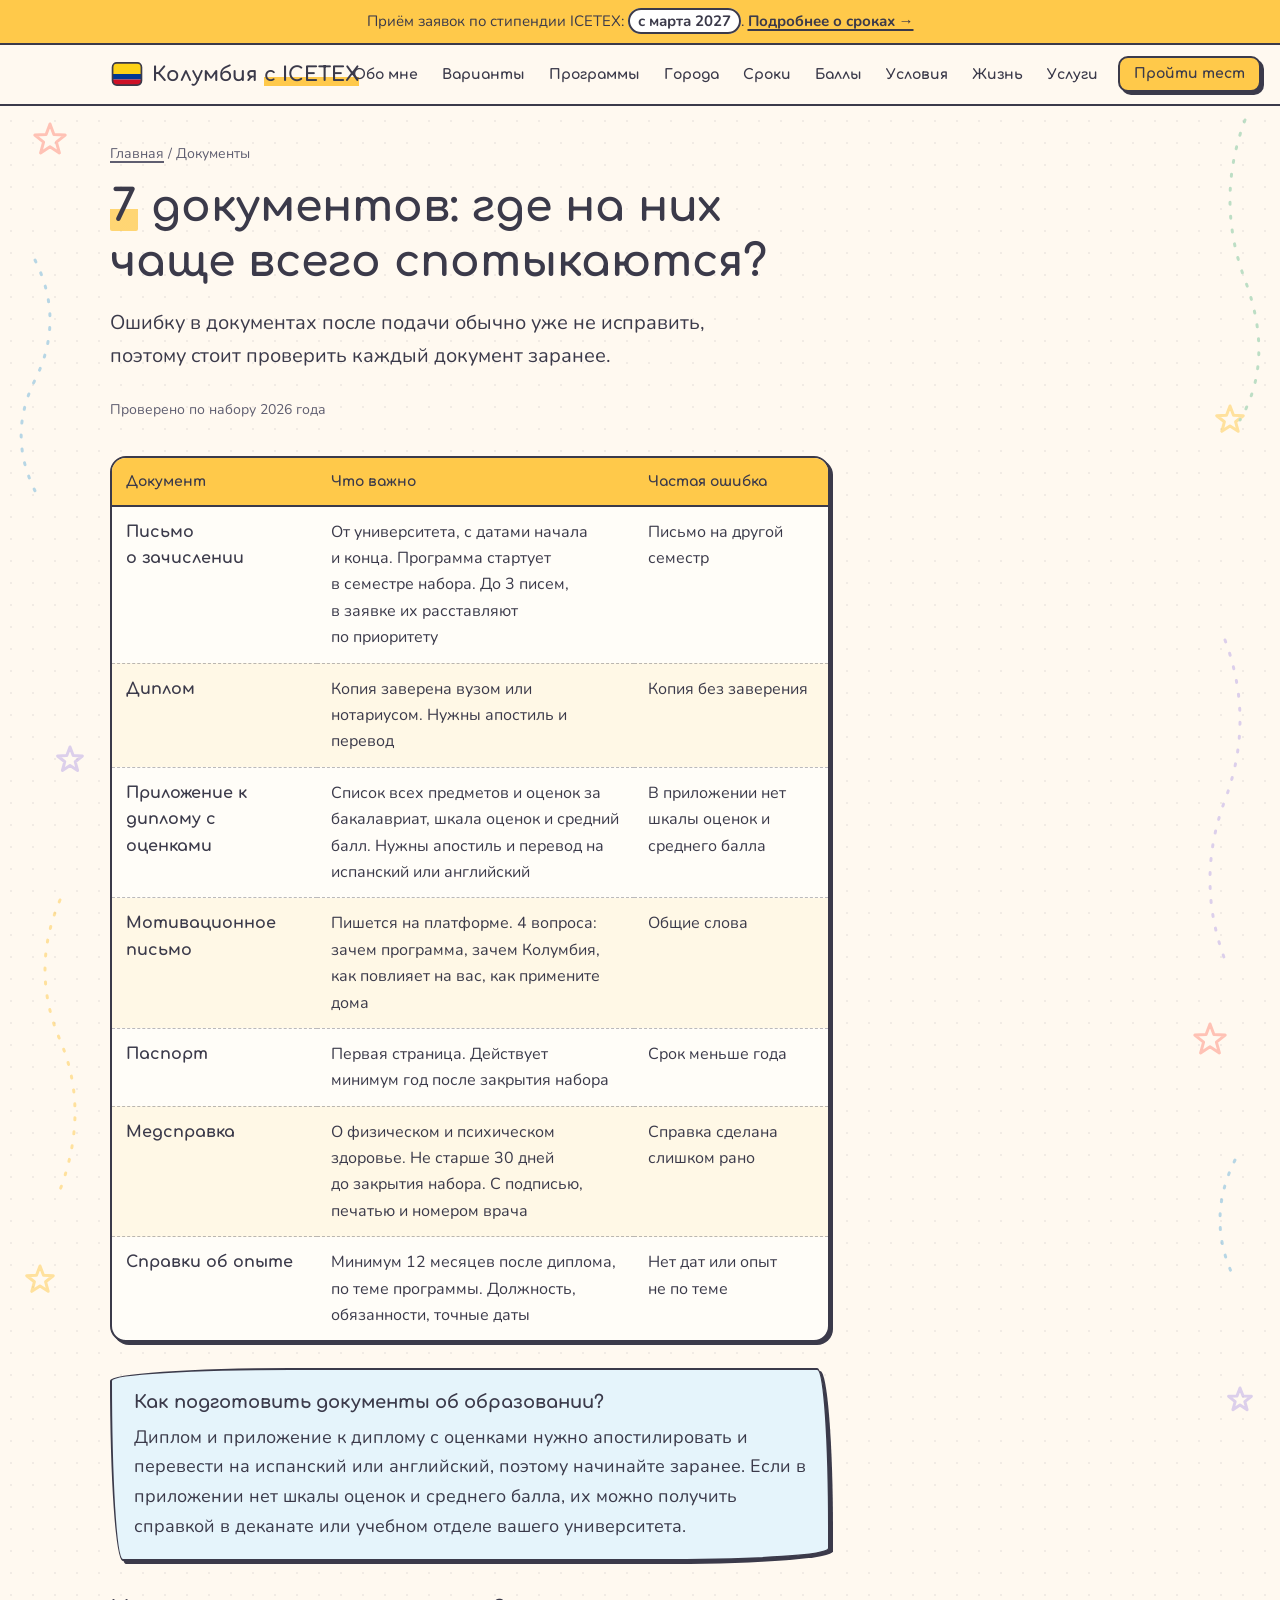
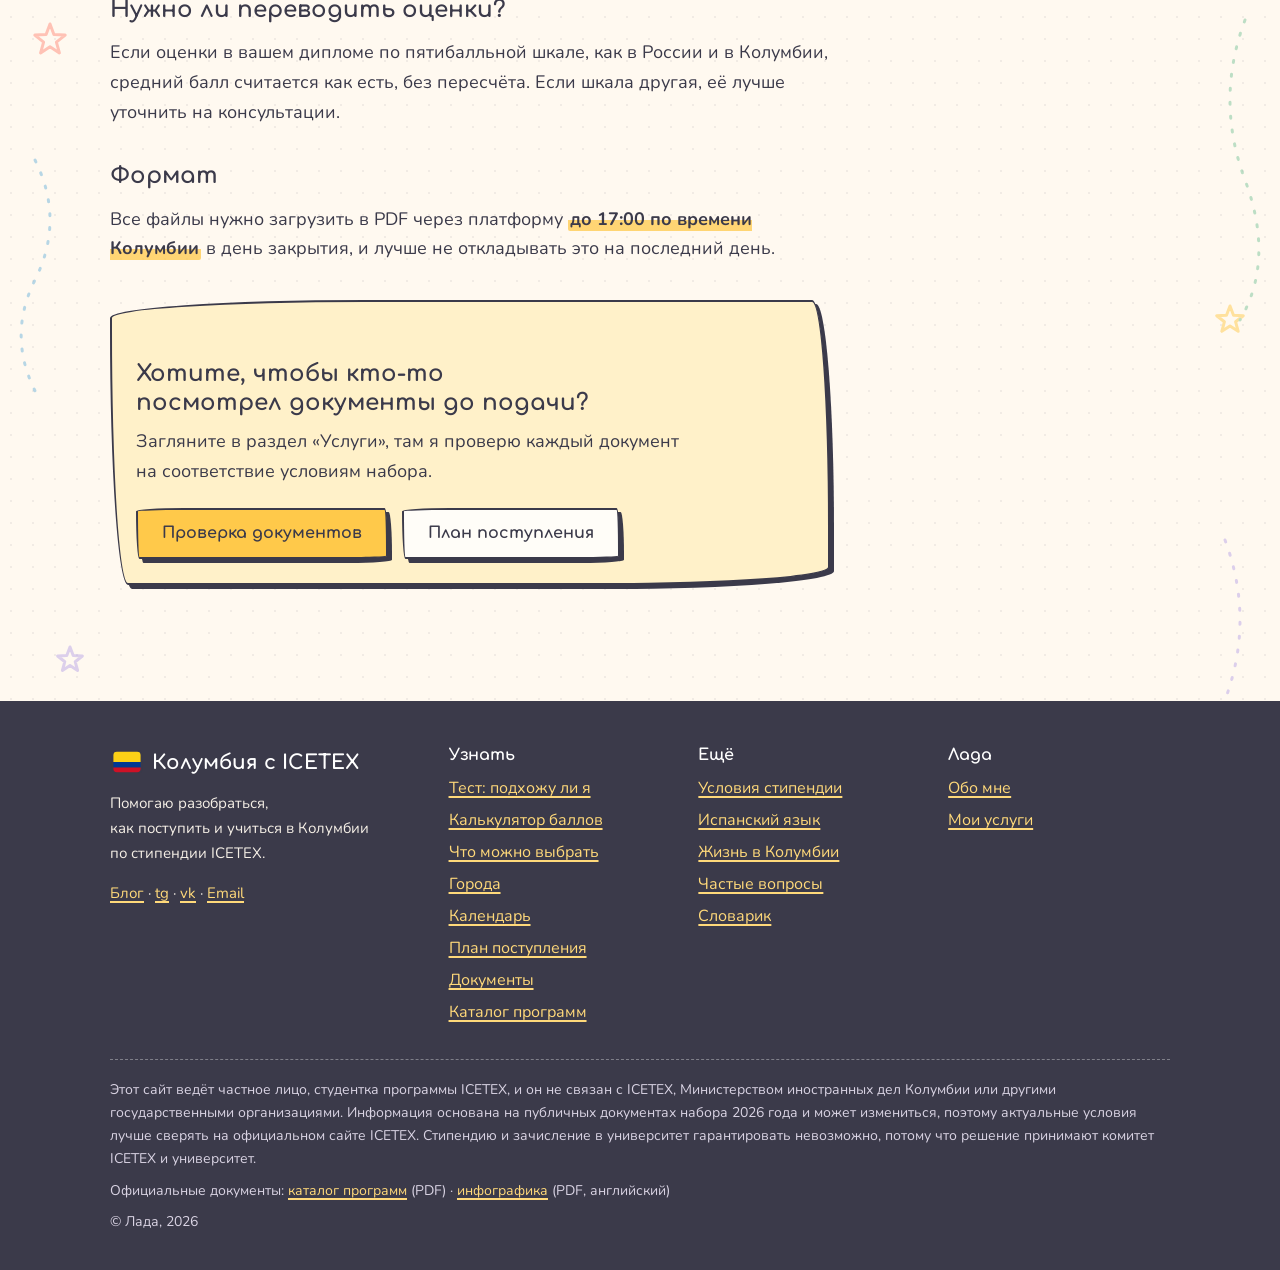
<file: dokumenty/index.html>
<!DOCTYPE html>
<html lang="ru">
<head>
<meta charset="utf-8">
<meta name="viewport" content="width=device-width, initial-scale=1">
<title>Документы для стипендии ICETEX: список и частые ошибки</title>
<meta name="description" content="7 документов для заявки на стипендию ICETEX: что важно в каждом и где чаще всего ошибаются.">
<meta property="og:type" content="website">
<meta property="og:locale" content="ru_RU">
<meta property="og:title" content="Документы для стипендии ICETEX: список и частые ошибки">
<meta property="og:description" content="7 документов для заявки на стипендию ICETEX: что важно в каждом и где чаще всего ошибаются.">
<meta property="og:url" content="https://ladalinda.github.io/co6/dokumenty/">
<meta property="og:site_name" content="Колумбия с ICETEX">
<meta property="og:image" content="https://ladalinda.github.io/co6/assets/img/og.png">
<meta property="og:image:width" content="1200">
<meta property="og:image:height" content="630">
<meta name="twitter:card" content="summary_large_image">
<meta name="twitter:title" content="Документы для стипендии ICETEX: список и частые ошибки">
<meta name="twitter:description" content="7 документов для заявки на стипендию ICETEX: что важно в каждом и где чаще всего ошибаются.">
<meta name="twitter:image" content="https://ladalinda.github.io/co6/assets/img/og.png">
<meta name="theme-color" content="#FFC94A">
<link rel="icon" href="../assets/img/favicon.svg" type="image/svg+xml">
<link rel="preconnect" href="https://fonts.googleapis.com">
<link rel="preconnect" href="https://fonts.gstatic.com" crossorigin>
<link href="https://fonts.googleapis.com/css2?family=Caveat:wght@600&family=Comfortaa:wght@700&family=Nunito:wght@400;600;700;800&display=swap" rel="stylesheet">
<link rel="stylesheet" href="../assets/css/style.css">
</head>
<body>
<a class="skip-link" href="#main">Перейти к содержимому</a>

<!-- Плашка про ближайший набор: одинаковая на всех страницах -->
<div class="notice" role="note">
 <div class="notice__inner">
  <p>Приём заявок по стипендии ICETEX: <mark class="hl hl--strong">с марта 2027</mark>. <a href="../sroki/">Подробнее о сроках →</a></p>
 </div>
</div>

<header class="site-header">
 <div class="site-header__inner">
  <a class="logo" href="../" aria-label="На главную"><svg viewBox="0 0 40 40" aria-hidden="true"><clipPath id="lgf"><rect x="3" y="7" width="34" height="26" rx="5"/></clipPath><g clip-path="url(#lgf)"><rect x="3" y="7" width="34" height="13" fill="#FCD116"/><rect x="3" y="20" width="34" height="6.5" fill="#003893"/><rect x="3" y="26.5" width="34" height="6.5" fill="#CE1126"/></g><rect x="3" y="7" width="34" height="26" rx="5" fill="none" stroke="#3B3A4A" stroke-width="2"/></svg><span>Колумбия <em>с ICETEX</em></span></a>
  <button class="menu-toggle" type="button" aria-expanded="false" aria-controls="site-nav">Меню</button>
  <nav class="nav" id="site-nav" aria-label="Основное меню">
   <a href="../obo-mne/">Обо мне</a><a href="../varianty/">Варианты</a><a href="../katalog/">Программы</a><a href="../goroda/">Города</a><a href="../sroki/">Сроки</a><a href="../baly/">Баллы</a><a href="../usloviya/">Условия</a><a href="../byudzhet/">Жизнь</a><a href="../uslugi/">Услуги</a>
   <a class="btn" href="../test/">Пройти тест</a>
  </nav>
 </div>
</header>

<main id="main">
<section class="page-head"><div class="container"><nav class="crumbs" aria-label="Хлебные крошки"><a href="../">Главная</a> / Документы</nav><h1><mark class="hl">7</mark> документов: где на них чаще всего спотыкаются?</h1><p class="lead">Ошибку в документах после подачи обычно уже не исправить, поэтому стоит проверить каждый документ заранее.</p><span class="checked">Проверено по <span data-cfg-date>набору 2026 года</span></span></div></section><section class="section" style="padding-top:8px"><div class="container"><div class="text prose"><div class="table-wrap "><table><thead><tr><th scope="col">Документ</th><th scope="col">Что важно</th><th scope="col">Частая ошибка</th></tr></thead><tbody><tr><td><strong>Письмо о зачислении</strong></td><td>От университета, с датами начала и конца. Программа стартует в семестре набора. До 3 писем, в заявке их расставляют по приоритету</td><td>Письмо на другой семестр</td></tr><tr><td><strong>Диплом</strong></td><td>Копия заверена вузом или нотариусом. Нужны апостиль и перевод</td><td>Копия без заверения</td></tr><tr><td><strong>Приложение к диплому с оценками</strong></td><td>Список всех предметов и оценок за бакалавриат, шкала оценок и средний балл. Нужны апостиль и перевод на испанский или английский</td><td>В приложении нет шкалы оценок и среднего балла</td></tr><tr><td><strong>Мотивационное письмо</strong></td><td>Пишется на платформе. 4 вопроса: зачем программа, зачем Колумбия, как повлияет на вас, как примените дома</td><td>Общие слова</td></tr><tr><td><strong>Паспорт</strong></td><td>Первая страница. Действует минимум год после закрытия набора</td><td>Срок меньше года</td></tr><tr><td><strong>Медсправка</strong></td><td>О физическом и психическом здоровье. Не старше 30 дней до закрытия набора. С подписью, печатью и номером врача</td><td>Справка сделана слишком рано</td></tr><tr><td><strong>Справки об опыте</strong></td><td>Минимум 12 месяцев после диплома, по теме программы. Должность, обязанности, точные даты</td><td>Нет дат или опыт не по теме</td></tr></tbody></table></div>
<div class="callout callout--sky"><strong class="callout__title">Как подготовить документы об образовании?</strong><p>Диплом и приложение к диплому с оценками нужно апостилировать и перевести на испанский или английский, поэтому начинайте заранее. Если в приложении нет шкалы оценок и среднего балла, их можно получить справкой в деканате или учебном отделе вашего университета.</p></div>
<h3>Нужно ли переводить оценки?</h3>
<p>Если оценки в вашем дипломе по пятибалльной шкале, как в России и в Колумбии, средний балл считается как есть, без пересчёта. Если шкала другая, её лучше уточнить на консультации.</p>
<h3>Формат</h3>
<p>Все файлы нужно загрузить в PDF через платформу <mark class="hl">до 17:00 по времени Колумбии</mark> в день закрытия, и лучше не откладывать это на последний день.</p>
<div class="card card--sun cta-box"><h3>Хотите, чтобы кто-то посмотрел документы до подачи?</h3><p>Загляните в раздел «Услуги», там я проверю каждый документ на соответствие условиям набора.</p><div class="btn-row"><a class="btn " href="../uslugi/#proverka">Проверка документов</a><a class="btn btn--ghost" href="../plan/">План поступления</a></div></div></div></div></section>
</main>

<div class="float-cta"><a class="btn" href="../test/">Пройти тест</a></div>

<footer class="site-footer">
 <div class="container">
  <div class="footer__grid">
   <div class="footer__about">
    <a class="logo" href="../" style="color:#fff"><svg viewBox="0 0 40 40" aria-hidden="true"><clipPath id="lgf2"><rect x="3" y="7" width="34" height="26" rx="5"/></clipPath><g clip-path="url(#lgf2)"><rect x="3" y="7" width="34" height="13" fill="#FCD116"/><rect x="3" y="20" width="34" height="6.5" fill="#003893"/><rect x="3" y="26.5" width="34" height="6.5" fill="#CE1126"/></g><rect x="3" y="7" width="34" height="26" rx="5" fill="none" stroke="#3B3A4A" stroke-width="2"/></svg><span>Колумбия с ICETEX</span></a>
    <p style="margin-top:12px">Помогаю разобраться, как поступить и учиться в Колумбии по стипендии ICETEX.</p>
    <p><a data-cfg="instagram" class="is-todo " href="#">Блог</a> · <a data-cfg="telegram" class="is-todo " href="#">tg</a> · <a data-cfg="vk" class="is-todo " href="#">vk</a> · <a data-cfg="email" class="is-todo " href="#">Email</a></p>
   </div>
   <div><h4>Узнать</h4><ul><li><a href="../test/">Тест: подхожу ли я</a></li><li><a href="../baly/">Калькулятор баллов</a></li><li><a href="../varianty/">Что можно выбрать</a></li><li><a href="../goroda/">Города</a></li><li><a href="../sroki/">Календарь</a></li><li><a href="../plan/">План поступления</a></li><li><a href="../dokumenty/">Документы</a></li><li><a href="../katalog/">Каталог программ</a></li></ul></div>
   <div><h4>Ещё</h4><ul><li><a href="../usloviya/">Условия стипендии</a></li><li><a href="../ispanskij/">Испанский язык</a></li><li><a href="../byudzhet/">Жизнь в Колумбии</a></li><li><a href="../voprosy/">Частые вопросы</a></li><li><a href="../slovar/">Словарик</a></li></ul></div>
   <div><h4>Лада</h4><ul><li><a href="../obo-mne/">Обо мне</a></li><li><a href="../uslugi/">Мои услуги</a></li></ul></div>
  </div>
  <div class="disclaimer">
   <p>Этот сайт ведёт частное лицо, студентка программы ICETEX, и он не связан с ICETEX, Министерством иностранных дел Колумбии или другими государственными организациями. Информация основана на публичных документах набора 2026 года и может измениться, поэтому актуальные условия лучше сверять на официальном сайте ICETEX. Стипендию и зачисление в университет гарантировать невозможно, потому что решение принимают комитет ICETEX и университет.</p>
   <p>Официальные документы: <a data-cfg="catalog" href="#">каталог программ</a> (PDF) · <a data-cfg="info" href="#">инфографика</a> (PDF, английский)</p>
   <p>© Лада, 2026</p>
  </div>
 </div>
</footer>

<script src="../assets/js/config.js"></script>
<script src="../assets/js/main.js"></script>
</body>
</html>
</file>
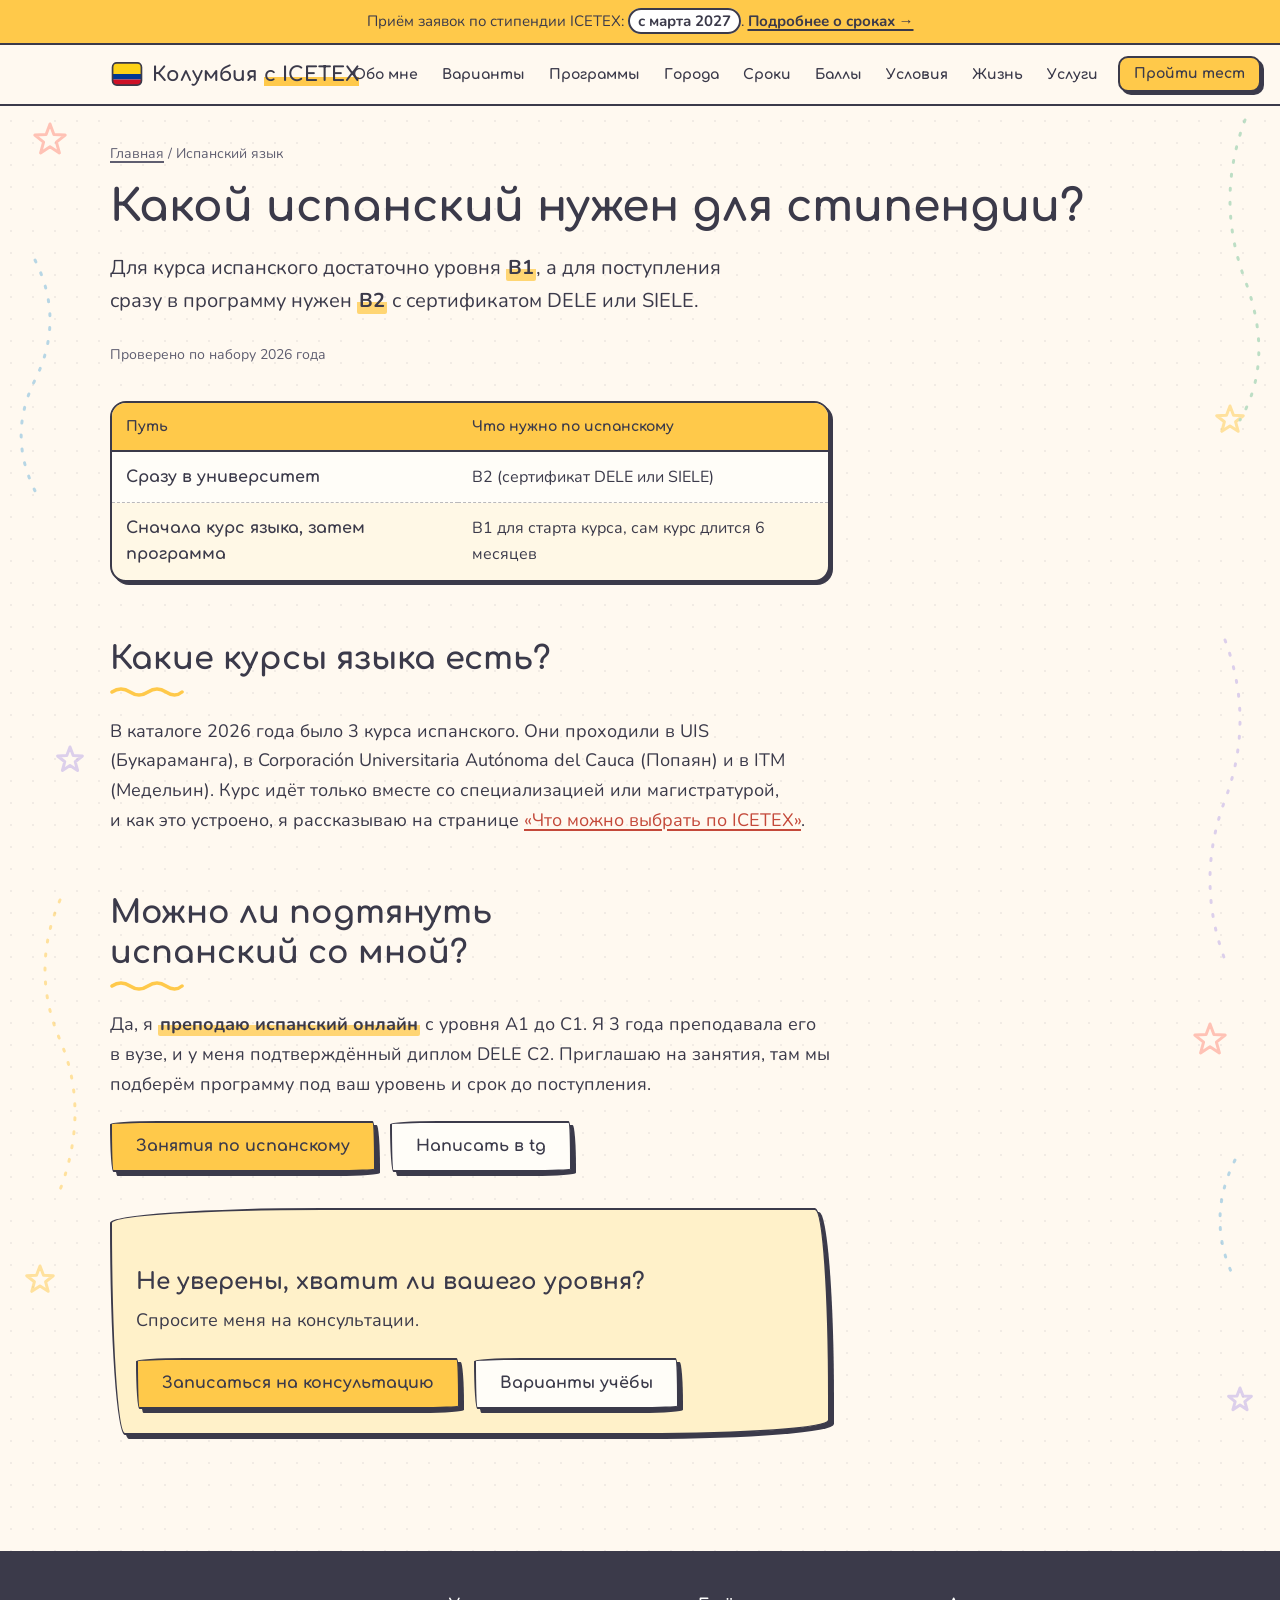
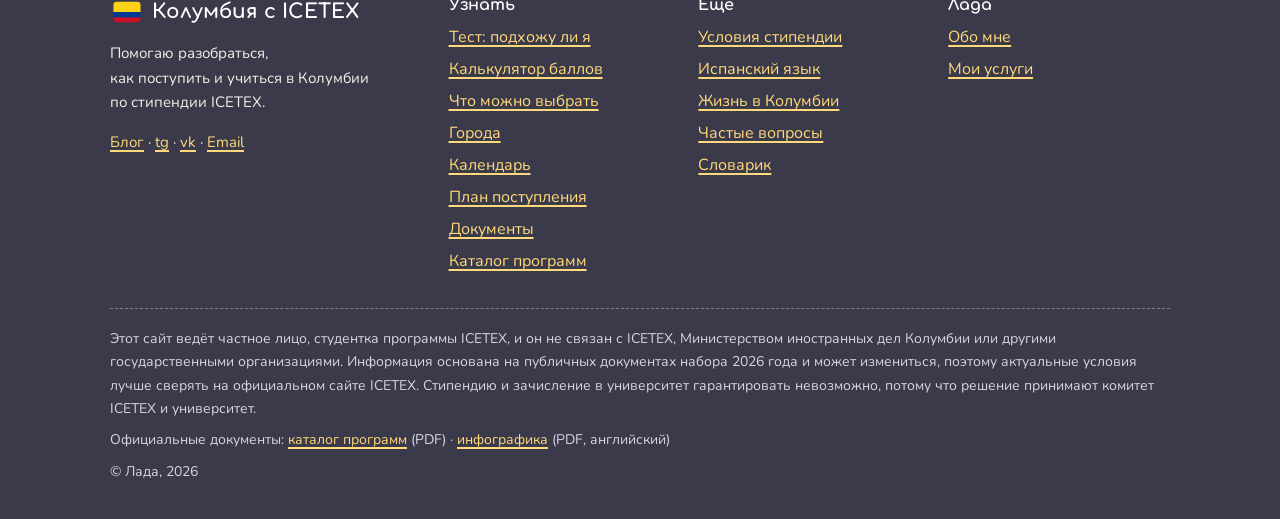
<file: ispanskij/index.html>
<!DOCTYPE html>
<html lang="ru">
<head>
<meta charset="utf-8">
<meta name="viewport" content="width=device-width, initial-scale=1">
<title>Какой испанский нужен для стипендии ICETEX</title>
<meta name="description" content="Какой уровень испанского нужен для поступления в Колумбию по стипендии ICETEX: B1 для курса языка и B2 для поступления сразу в программу.">
<meta property="og:type" content="website">
<meta property="og:locale" content="ru_RU">
<meta property="og:title" content="Какой испанский нужен для стипендии ICETEX">
<meta property="og:description" content="Какой уровень испанского нужен для поступления в Колумбию по стипендии ICETEX: B1 для курса языка и B2 для поступления сразу в программу.">
<meta property="og:url" content="https://ladalinda.github.io/co6/ispanskij/">
<meta property="og:site_name" content="Колумбия с ICETEX">
<meta property="og:image" content="https://ladalinda.github.io/co6/assets/img/og.png">
<meta property="og:image:width" content="1200">
<meta property="og:image:height" content="630">
<meta name="twitter:card" content="summary_large_image">
<meta name="twitter:title" content="Какой испанский нужен для стипендии ICETEX">
<meta name="twitter:description" content="Какой уровень испанского нужен для поступления в Колумбию по стипендии ICETEX: B1 для курса языка и B2 для поступления сразу в программу.">
<meta name="twitter:image" content="https://ladalinda.github.io/co6/assets/img/og.png">
<meta name="theme-color" content="#FFC94A">
<link rel="icon" href="../assets/img/favicon.svg" type="image/svg+xml">
<link rel="preconnect" href="https://fonts.googleapis.com">
<link rel="preconnect" href="https://fonts.gstatic.com" crossorigin>
<link href="https://fonts.googleapis.com/css2?family=Caveat:wght@600&family=Comfortaa:wght@700&family=Nunito:wght@400;600;700;800&display=swap" rel="stylesheet">
<link rel="stylesheet" href="../assets/css/style.css">
</head>
<body>
<a class="skip-link" href="#main">Перейти к содержимому</a>

<!-- Плашка про ближайший набор: одинаковая на всех страницах -->
<div class="notice" role="note">
 <div class="notice__inner">
  <p>Приём заявок по стипендии ICETEX: <mark class="hl hl--strong">с марта 2027</mark>. <a href="../sroki/">Подробнее о сроках →</a></p>
 </div>
</div>

<header class="site-header">
 <div class="site-header__inner">
  <a class="logo" href="../" aria-label="На главную"><svg viewBox="0 0 40 40" aria-hidden="true"><clipPath id="lgf"><rect x="3" y="7" width="34" height="26" rx="5"/></clipPath><g clip-path="url(#lgf)"><rect x="3" y="7" width="34" height="13" fill="#FCD116"/><rect x="3" y="20" width="34" height="6.5" fill="#003893"/><rect x="3" y="26.5" width="34" height="6.5" fill="#CE1126"/></g><rect x="3" y="7" width="34" height="26" rx="5" fill="none" stroke="#3B3A4A" stroke-width="2"/></svg><span>Колумбия <em>с ICETEX</em></span></a>
  <button class="menu-toggle" type="button" aria-expanded="false" aria-controls="site-nav">Меню</button>
  <nav class="nav" id="site-nav" aria-label="Основное меню">
   <a href="../obo-mne/">Обо мне</a><a href="../varianty/">Варианты</a><a href="../katalog/">Программы</a><a href="../goroda/">Города</a><a href="../sroki/">Сроки</a><a href="../baly/">Баллы</a><a href="../usloviya/">Условия</a><a href="../byudzhet/">Жизнь</a><a href="../uslugi/">Услуги</a>
   <a class="btn" href="../test/">Пройти тест</a>
  </nav>
 </div>
</header>

<main id="main">
<section class="page-head"><div class="container"><nav class="crumbs" aria-label="Хлебные крошки"><a href="../">Главная</a> / Испанский язык</nav><h1>Какой испанский нужен для стипендии?</h1><p class="lead">Для курса испанского достаточно уровня <mark class="hl">B1</mark>, а для поступления сразу в программу нужен <mark class="hl">B2</mark> с сертификатом DELE или SIELE.</p><span class="checked">Проверено по <span data-cfg-date>набору 2026 года</span></span></div></section><section class="section" style="padding-top:8px"><div class="container"><div class="text prose"><div class="table-wrap "><table><thead><tr><th scope="col">Путь</th><th scope="col">Что нужно по испанскому</th></tr></thead><tbody><tr><td><strong>Сразу в университет</strong></td><td>B2 (сертификат DELE или SIELE)</td></tr><tr><td><strong>Сначала курс языка, затем программа</strong></td><td>B1 для старта курса, сам курс длится 6 месяцев</td></tr></tbody></table></div>
<h2>Какие курсы языка есть?</h2>
<p>В каталоге 2026 года было 3 курса испанского. Они проходили в UIS (Букараманга), в Corporación Universitaria Autónoma del Cauca (Попаян) и в ITM (Медельин). Курс идёт только вместе со специализацией или магистратурой, и как это устроено, я рассказываю на странице <a href="../varianty/#kurs-yazyka">«Что можно выбрать по ICETEX»</a>.</p>
<h2>Можно ли подтянуть испанский со мной?</h2>
<p>Да, я <mark class="hl">преподаю испанский онлайн</mark> с уровня A1 до C1. Я 3 года преподавала его в вузе, и у меня подтверждённый диплом DELE C2. Приглашаю на занятия, там мы подберём программу под ваш уровень и срок до поступления.</p>
<div class="btn-row"><a class="btn" data-cfg="esp" href="#">Занятия по испанскому</a><a class="btn btn--ghost" data-cfg="telegram" href="#">Написать в tg</a></div>
<div class="card card--sun cta-box"><h3>Не уверены, хватит ли вашего уровня?</h3><p>Спросите меня на консультации.</p><div class="btn-row"><a class="btn " href="../uslugi/#zapis">Записаться на консультацию</a><a class="btn btn--ghost" href="../varianty/">Варианты учёбы</a></div></div></div></div></section>
</main>

<div class="float-cta"><a class="btn" href="../test/">Пройти тест</a></div>

<footer class="site-footer">
 <div class="container">
  <div class="footer__grid">
   <div class="footer__about">
    <a class="logo" href="../" style="color:#fff"><svg viewBox="0 0 40 40" aria-hidden="true"><clipPath id="lgf2"><rect x="3" y="7" width="34" height="26" rx="5"/></clipPath><g clip-path="url(#lgf2)"><rect x="3" y="7" width="34" height="13" fill="#FCD116"/><rect x="3" y="20" width="34" height="6.5" fill="#003893"/><rect x="3" y="26.5" width="34" height="6.5" fill="#CE1126"/></g><rect x="3" y="7" width="34" height="26" rx="5" fill="none" stroke="#3B3A4A" stroke-width="2"/></svg><span>Колумбия с ICETEX</span></a>
    <p style="margin-top:12px">Помогаю разобраться, как поступить и учиться в Колумбии по стипендии ICETEX.</p>
    <p><a data-cfg="instagram" class="is-todo " href="#">Блог</a> · <a data-cfg="telegram" class="is-todo " href="#">tg</a> · <a data-cfg="vk" class="is-todo " href="#">vk</a> · <a data-cfg="email" class="is-todo " href="#">Email</a></p>
   </div>
   <div><h4>Узнать</h4><ul><li><a href="../test/">Тест: подхожу ли я</a></li><li><a href="../baly/">Калькулятор баллов</a></li><li><a href="../varianty/">Что можно выбрать</a></li><li><a href="../goroda/">Города</a></li><li><a href="../sroki/">Календарь</a></li><li><a href="../plan/">План поступления</a></li><li><a href="../dokumenty/">Документы</a></li><li><a href="../katalog/">Каталог программ</a></li></ul></div>
   <div><h4>Ещё</h4><ul><li><a href="../usloviya/">Условия стипендии</a></li><li><a href="../ispanskij/">Испанский язык</a></li><li><a href="../byudzhet/">Жизнь в Колумбии</a></li><li><a href="../voprosy/">Частые вопросы</a></li><li><a href="../slovar/">Словарик</a></li></ul></div>
   <div><h4>Лада</h4><ul><li><a href="../obo-mne/">Обо мне</a></li><li><a href="../uslugi/">Мои услуги</a></li></ul></div>
  </div>
  <div class="disclaimer">
   <p>Этот сайт ведёт частное лицо, студентка программы ICETEX, и он не связан с ICETEX, Министерством иностранных дел Колумбии или другими государственными организациями. Информация основана на публичных документах набора 2026 года и может измениться, поэтому актуальные условия лучше сверять на официальном сайте ICETEX. Стипендию и зачисление в университет гарантировать невозможно, потому что решение принимают комитет ICETEX и университет.</p>
   <p>Официальные документы: <a data-cfg="catalog" href="#">каталог программ</a> (PDF) · <a data-cfg="info" href="#">инфографика</a> (PDF, английский)</p>
   <p>© Лада, 2026</p>
  </div>
 </div>
</footer>

<script src="../assets/js/config.js"></script>
<script src="../assets/js/main.js"></script>
</body>
</html>
</file>
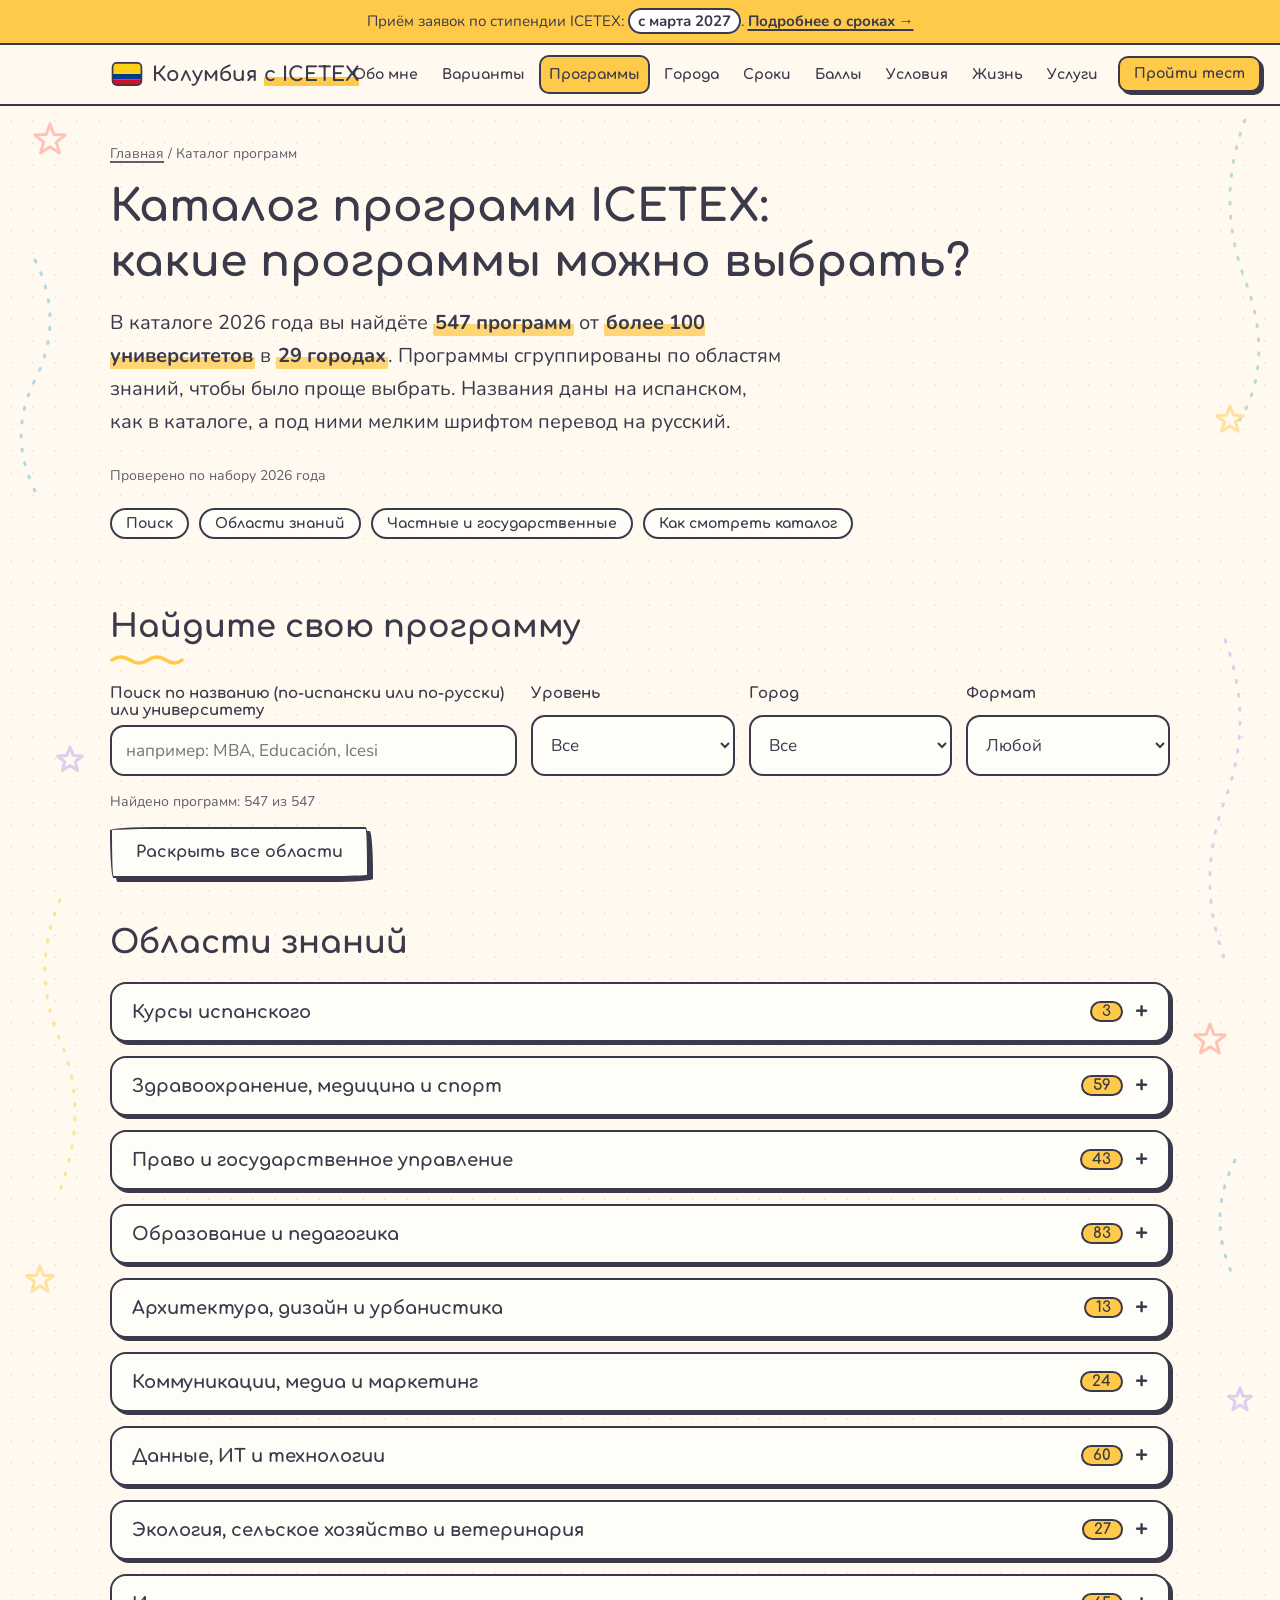
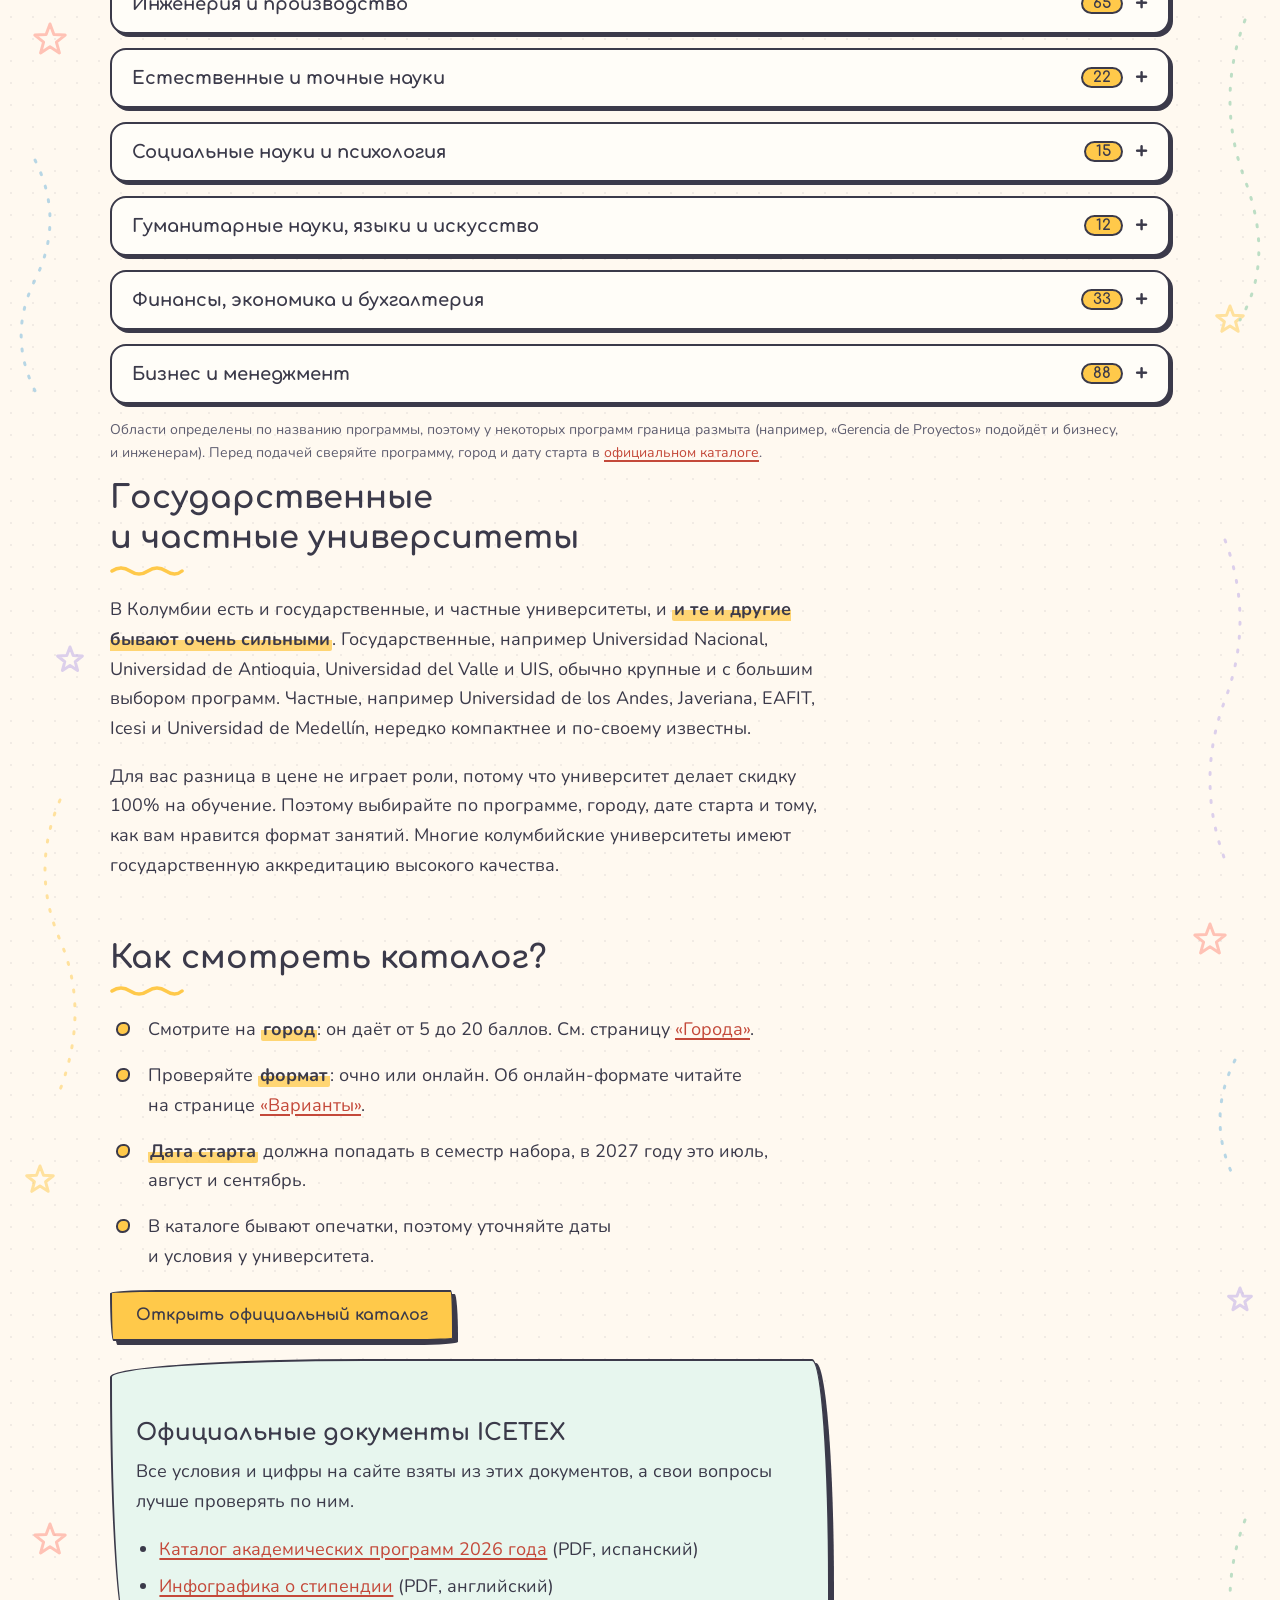
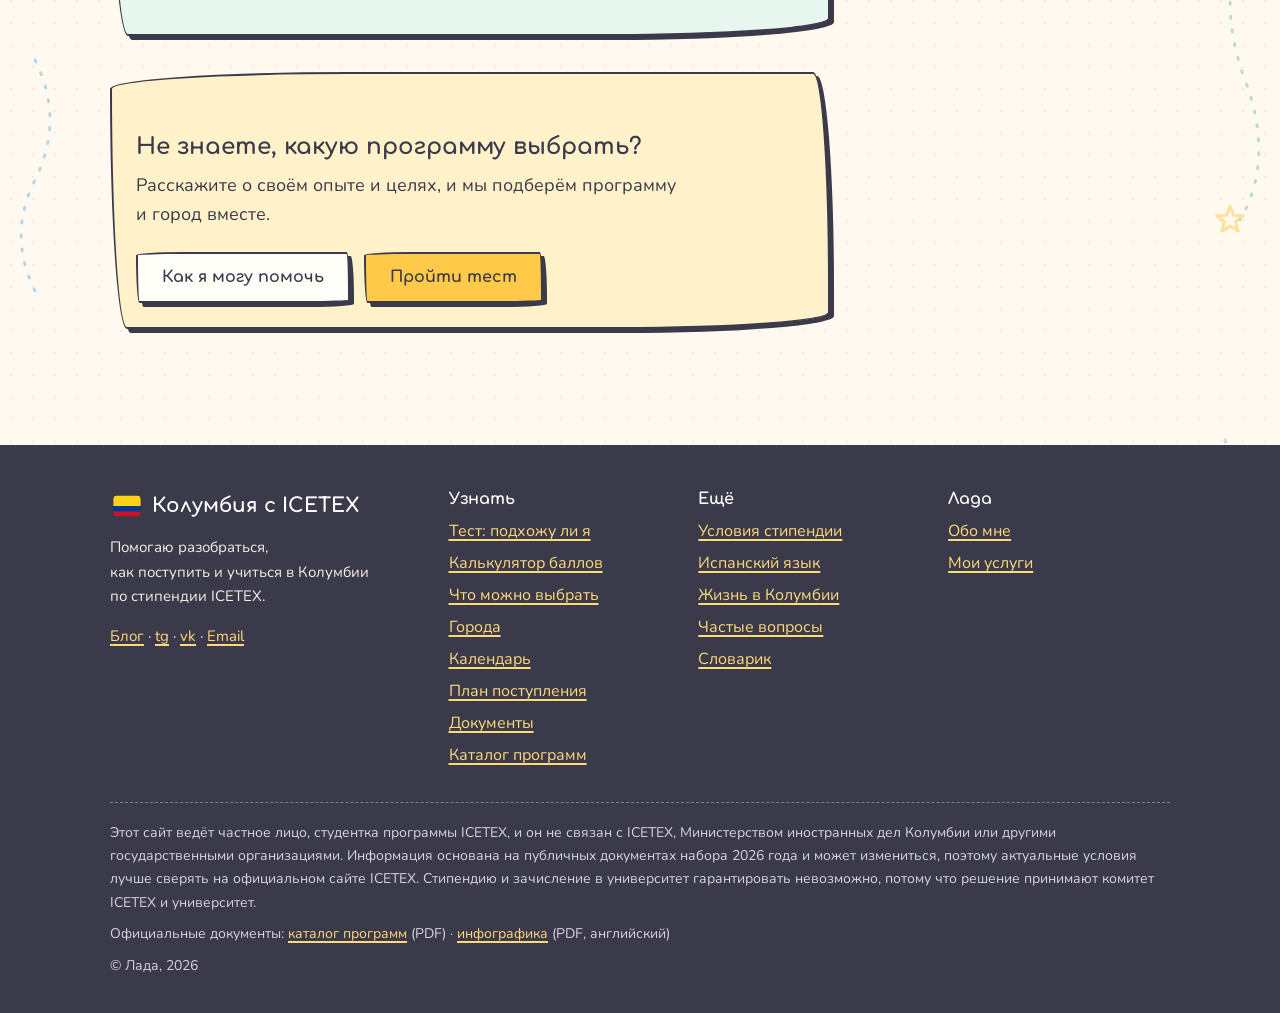
<file: katalog/index.html>
<!DOCTYPE html>
<html lang="ru">
<head>
<meta charset="utf-8">
<meta name="viewport" content="width=device-width, initial-scale=1">
<title>Каталог программ ICETEX: 547 программ по областям знаний</title>
<meta name="description" content="Все программы стипендии ICETEX 2026 года, собранные по областям знаний: университет, город, срок, формат и ссылка на программу.">
<meta property="og:type" content="website">
<meta property="og:locale" content="ru_RU">
<meta property="og:title" content="Каталог программ ICETEX: 547 программ по областям знаний">
<meta property="og:description" content="Все программы стипендии ICETEX 2026 года, собранные по областям знаний: университет, город, срок, формат и ссылка на программу.">
<meta property="og:url" content="https://ladalinda.github.io/co6/katalog/">
<meta property="og:site_name" content="Колумбия с ICETEX">
<meta property="og:image" content="https://ladalinda.github.io/co6/assets/img/og.png">
<meta property="og:image:width" content="1200">
<meta property="og:image:height" content="630">
<meta name="twitter:card" content="summary_large_image">
<meta name="twitter:title" content="Каталог программ ICETEX: 547 программ по областям знаний">
<meta name="twitter:description" content="Все программы стипендии ICETEX 2026 года, собранные по областям знаний: университет, город, срок, формат и ссылка на программу.">
<meta name="twitter:image" content="https://ladalinda.github.io/co6/assets/img/og.png">
<meta name="theme-color" content="#FFC94A">
<link rel="icon" href="../assets/img/favicon.svg" type="image/svg+xml">
<link rel="preconnect" href="https://fonts.googleapis.com">
<link rel="preconnect" href="https://fonts.gstatic.com" crossorigin>
<link href="https://fonts.googleapis.com/css2?family=Caveat:wght@600&family=Comfortaa:wght@700&family=Nunito:wght@400;600;700;800&display=swap" rel="stylesheet">
<link rel="stylesheet" href="../assets/css/style.css">
</head>
<body>
<a class="skip-link" href="#main">Перейти к содержимому</a>

<!-- Плашка про ближайший набор: одинаковая на всех страницах -->
<div class="notice" role="note">
 <div class="notice__inner">
  <p>Приём заявок по стипендии ICETEX: <mark class="hl hl--strong">с марта 2027</mark>. <a href="../sroki/">Подробнее о сроках →</a></p>
 </div>
</div>

<header class="site-header">
 <div class="site-header__inner">
  <a class="logo" href="../" aria-label="На главную"><svg viewBox="0 0 40 40" aria-hidden="true"><clipPath id="lgf"><rect x="3" y="7" width="34" height="26" rx="5"/></clipPath><g clip-path="url(#lgf)"><rect x="3" y="7" width="34" height="13" fill="#FCD116"/><rect x="3" y="20" width="34" height="6.5" fill="#003893"/><rect x="3" y="26.5" width="34" height="6.5" fill="#CE1126"/></g><rect x="3" y="7" width="34" height="26" rx="5" fill="none" stroke="#3B3A4A" stroke-width="2"/></svg><span>Колумбия <em>с ICETEX</em></span></a>
  <button class="menu-toggle" type="button" aria-expanded="false" aria-controls="site-nav">Меню</button>
  <nav class="nav" id="site-nav" aria-label="Основное меню">
   <a href="../obo-mne/">Обо мне</a><a href="../varianty/">Варианты</a><a href="../katalog/" aria-current="page">Программы</a><a href="../goroda/">Города</a><a href="../sroki/">Сроки</a><a href="../baly/">Баллы</a><a href="../usloviya/">Условия</a><a href="../byudzhet/">Жизнь</a><a href="../uslugi/">Услуги</a>
   <a class="btn" href="../test/">Пройти тест</a>
  </nav>
 </div>
</header>

<main id="main">
<section class="page-head"><div class="container"><nav class="crumbs" aria-label="Хлебные крошки"><a href="../">Главная</a> / Каталог программ</nav><h1>Каталог программ ICETEX:<br>какие программы можно выбрать?</h1><p class="lead">В каталоге 2026 года вы найдёте <mark class="hl">547 программ</mark> от <mark class="hl">более 100 университетов</mark> в <mark class="hl">29 городах</mark>. Программы сгруппированы по областям знаний, чтобы было проще выбрать. Названия даны на испанском, как в каталоге, а под ними мелким шрифтом перевод на русский.</p><span class="checked">Проверено по <span data-cfg-date>набору 2026 года</span></span><div style="margin-top:18px"><ul class="toc"><li><a href="#filtr">Поиск</a></li><li><a href="#oblasti">Области знаний</a></li><li><a href="#universitety">Частные и государственные</a></li><li><a href="#kak">Как смотреть каталог</a></li></ul></div></div></section>
<section class="section" style="padding-top:8px"><div class="container">
 <h2 id="filtr">Найдите свою программу</h2>
 <div class="prog-filters">
  <div class="field"><label for="prog-q">Поиск по названию (по-испански или по-русски) или университету</label><input id="prog-q" type="search" placeholder="например: MBA, Educación, Icesi"></div>
  <div class="field"><label for="prog-level">Уровень</label><select id="prog-level"><option value="">Все</option><option>Магистратура</option><option>Специализация</option><option>Курс испанского</option></select></div>
  <div class="field"><label for="prog-city">Город</label><select id="prog-city"><option value="">Все</option><option>Армения</option><option>Барранкилья</option><option>Богота</option><option>Букараманга</option><option>Вильявисенсио</option><option>Ибаге</option><option>Йопал</option><option>Кали</option><option>Картахена</option><option>Кукута</option><option>Манисалес</option><option>Медельин</option><option>Мокоа</option><option>Монтерия</option><option>Нейва</option><option>Пальмира</option><option>Пасто</option><option>Перейра</option><option>Попаян</option><option>Пуэрто-Колумбия</option><option>Риоача</option><option>Сабанета</option><option>Санта-Марта</option><option>Санта-Роса-де-Кабаль</option><option>Санта-Роса-де-Осос</option><option>Синселехо</option><option>Тулуа</option><option>Тунха</option><option>Энвигадо</option></select></div>
  <div class="field"><label for="prog-mode">Формат</label><select id="prog-mode"><option value="">Любой</option><option value="очно">Очно</option><option value="онлайн">Онлайн</option></select></div>
 </div>
 <p class="count-note" id="prog-count" aria-live="polite"></p>
 <p><button class="btn btn--ghost" type="button" id="prog-toggle" style="width:auto">Раскрыть все области</button></p>
 <h2 id="oblasti" style="margin-top:1.4em">Области знаний</h2>
 <div class="areas"><details class="area" id="area-lang"><summary><span class="area__name">Курсы испанского</span> <span class="area__count" data-total="3">3</span></summary><div class="table-wrap"><table class="prog-table"><thead><tr><th scope="col">Программа и университет</th><th scope="col">Уровень</th><th scope="col">Город</th><th scope="col">Срок</th><th scope="col">Формат</th><th scope="col">Ссылка</th></tr></thead><tbody><tr data-level="Курс испанского" data-city="Попаян" data-mode="очно"><td class="prog-name"><strong>Curso de Español</strong><span class="prog-ru">Курс испанского языка</span><span class="prog-uni">Corporación Universitaria Autónoma del Cauca</span></td><td>Курс испанского</td><td>Попаян</td><td>6 месяцев</td><td>очно</td><td><a href="https://portal.uniautonoma.edu.co/admisiones/" target="_blank" rel="noopener">Сайт программы</a></td></tr><tr data-level="Курс испанского" data-city="Букараманга" data-mode="очно"><td class="prog-name"><strong>Curso de Español</strong><span class="prog-ru">Курс испанского языка</span><span class="prog-uni">Universidad Industrial de Santander</span></td><td>Курс испанского</td><td>Букараманга</td><td>6 месяцев</td><td>очно</td><td><a href="https://institutodelenguas.uis.edu.co/" target="_blank" rel="noopener">Сайт программы</a></td></tr><tr data-level="Курс испанского" data-city="Медельин" data-mode="очно"><td class="prog-name"><strong>Programa de Español para Extranjeros</strong><span class="prog-ru">Программа испанского языка для иностранцев</span><span class="prog-uni">Instituto Tecnológico Metropolitano - ITM</span></td><td>Курс испанского</td><td>Медельин</td><td>6 месяцев</td><td>очно</td><td><a href="https://www.itm.edu.co/centro-de-idiomas/itm-plurilingue/" target="_blank" rel="noopener">Сайт программы</a></td></tr></tbody></table></div></details>
<details class="area" id="area-health"><summary><span class="area__name">Здравоохранение, медицина и спорт</span> <span class="area__count" data-total="59">59</span></summary><div class="table-wrap"><table class="prog-table"><thead><tr><th scope="col">Программа и университет</th><th scope="col">Уровень</th><th scope="col">Город</th><th scope="col">Срок</th><th scope="col">Формат</th><th scope="col">Ссылка</th></tr></thead><tbody><tr data-level="Специализация" data-city="Богота" data-mode="очно"><td class="prog-name"><strong>Especialización de Cirugía en Tejidos Blandos de Pequeños Animales</strong><span class="prog-ru">Специализация по хирургии мягких тканей мелких животных</span><span class="prog-uni">Fundación Universitaria San Martin</span></td><td>Специализация</td><td>Богота</td><td>1 год</td><td>очно</td><td><a href="https://sanmartin.edu.co/especializacion-de-cirugia-en-tejidos-blandos-de-pequenos-animales-2/" target="_blank" rel="noopener">Сайт программы</a></td></tr><tr data-level="Специализация" data-city="Кали" data-mode="очно"><td class="prog-name"><strong>Especialización en Ergonomía</strong><span class="prog-ru">Специализация по эргономике</span><span class="prog-uni">Institución Universitaria Antonio Jose Camacho</span></td><td>Специализация</td><td>Кали</td><td>1 год</td><td>очно</td><td><a href="https://www.uniajc.edu.co/facultad-educacion-a-distancia-y-virtual/especializacion-en-ergonomia/" target="_blank" rel="noopener">Сайт программы</a></td></tr><tr data-level="Специализация" data-city="Богота" data-mode="онлайн"><td class="prog-name"><strong>Especialización en Gerencia de la Seguridad y Salud en el Trabajo</strong><span class="prog-ru">Специализация по управлению охраной труда и здоровья на работе</span><span class="prog-uni">Fundación Universitaria Agustiniana (UNIAGUSTINIANA)</span></td><td>Специализация</td><td>Богота</td><td>1 год</td><td>онлайн</td><td><a href="http://uniagustiniana.edu.co/especializacion-en-gerencia-sst/" target="_blank" rel="noopener">Сайт программы</a></td></tr><tr data-level="Специализация" data-city="Барранкилья" data-mode="очно"><td class="prog-name"><strong>Especialización en Gestión de la Seguridad y Salud en el Trabajo</strong><span class="prog-ru">Специализация по управлению охраной труда и здоровья на работе</span><span class="prog-uni">Corporación Universitaria Latinoamericana – CUL</span></td><td>Специализация</td><td>Барранкилья</td><td>1 год</td><td>очно</td><td><a href="https://ul.edu.co/uleduco/programas/posgrados/especializaci%C3%B3n-en-gesti%C3%B3n-de-la-seguridad-y-salud-en-el-trabajo.html" target="_blank" rel="noopener">Сайт программы</a></td></tr><tr data-level="Специализация" data-city="Перейра" data-mode="очно"><td class="prog-name"><strong>Especialización en Psicología Clínica: Énfasis en Psicoterapia con Niños y Adolescentes</strong><span class="prog-ru">Специализация по клинической психологии: психотерапия с детьми и подростками</span><span class="prog-uni">Universidad Católica de Pereira</span></td><td>Специализация</td><td>Перейра</td><td>1 год</td><td>очно</td><td><a href="https://www.ucp.edu.co/especializacion-en-psicologia-clinica/" target="_blank" rel="noopener">Сайт программы</a></td></tr><tr data-level="Специализация" data-city="Попаян" data-mode="очно"><td class="prog-name"><strong>Especialización en Seguridad y Salud en el Trabajo</strong><span class="prog-ru">Специализация по охране труда и здоровья на работе</span><span class="prog-uni">Corporación Universitaria Autónoma del Cauca</span></td><td>Специализация</td><td>Попаян</td><td>1 год</td><td>очно</td><td><a href="https://portal.uniautonoma.edu.co/posgrado/especializacion-en-seguridad-y-salud-en-el-trabajo/" target="_blank" rel="noopener">Сайт программы</a></td></tr><tr data-level="Специализация" data-city="Богота" data-mode="очно"><td class="prog-name"><strong>Especialización en Seguridad y Salud en el Trabajo</strong><span class="prog-ru">Специализация по охране труда и здоровья на работе</span><span class="prog-uni">Escuela Tecnológica Instituto Técnico Central</span></td><td>Специализация</td><td>Богота</td><td>1 год</td><td>очно</td><td><a href="https://www.etitc.edu.co/es/page/seguridadysaludeneltrabajo" target="_blank" rel="noopener">Сайт программы</a></td></tr><tr data-level="Магистратура" data-city="Манисалес" data-mode="очно"><td class="prog-name"><strong>Maestría en Actividad Física y Deporte</strong><span class="prog-ru">Магистратура по физической активности и спорту</span><span class="prog-uni">Universidad Autónoma de Manizales</span></td><td>Магистратура</td><td>Манисалес</td><td>2 года</td><td>очно</td><td><a href="https://www.autonoma.edu.co/oferta-academica/maestrias/maestria-en-actividad-fisica-y-deporte" target="_blank" rel="noopener">Сайт программы</a></td></tr><tr data-level="Магистратура" data-city="Барранкилья" data-mode="очно"><td class="prog-name"><strong>Maestría en Actividad Física y Salud</strong><span class="prog-ru">Магистратура по физической активности и здоровью</span><span class="prog-uni">Universidad Simón Bolívar</span></td><td>Магистратура</td><td>Барранкилья</td><td>2 года</td><td>очно</td><td><a href="https://www.unisimon.edu.co/posgrados/maestria-en-actividad-fisica-y-salud/17" target="_blank" rel="noopener">Сайт программы</a></td></tr><tr data-level="Магистратура" data-city="Богота" data-mode="очно"><td class="prog-name"><strong>Maestría en Administración de Empresas de Salud</strong><span class="prog-ru">Магистратура по управлению предприятиями здравоохранения</span><span class="prog-uni">Universidad EAN</span></td><td>Магистратура</td><td>Богота</td><td>1,5 года</td><td>очно</td><td><a href="https://universidadean.edu.co/" target="_blank" rel="noopener">Сайт программы</a></td></tr><tr data-level="Магистратура" data-city="Синселехо" data-mode="очно"><td class="prog-name"><strong>Maestría en Administración en Salud</strong><span class="prog-ru">Магистратура по управлению в здравоохранении</span><span class="prog-uni">Corporación Universitaria del Caribe CECAR</span></td><td>Магистратура</td><td>Синселехо</td><td>2 года</td><td>очно</td><td><a href="https://cecar.edu.co/programas/extension-sincelejo/programas-de-posgrado/modalidad-presencial/maestrias/maestria-en-administracion-en-salud" target="_blank" rel="noopener">Сайт программы</a></td></tr><tr data-level="Магистратура" data-city="Ибаге" data-mode="очно"><td class="prog-name"><strong>Maestría en Ciencias de la Cultura Física y del Deporte</strong><span class="prog-ru">Магистратура по наукам о физической культуре и спорте</span><span class="prog-uni">Universidad del Tolima</span></td><td>Магистратура</td><td>Ибаге</td><td>2 года</td><td>очно</td><td><a href="https://fce.ut.edu.co/programas-ft/posgrados/maestria-en-ciencias-de-la-cultura-fisica-del-deporte.html" target="_blank" rel="noopener">Сайт программы</a></td></tr><tr data-level="Магистратура" data-city="Богота" data-mode="очно"><td class="prog-name"><strong>Maestría en Ciencias del Deporte y la Actividad Física</strong><span class="prog-ru">Магистратура по наукам о спорте и физической активности</span><span class="prog-uni">Universidad Pedagógica Nacional</span></td><td>Магистратура</td><td>Богота</td><td>2 года</td><td>очно</td><td><a href="https://edufisica.upn.edu.co/maestria-ciencias-de-deporte-y-la-actividad-fisica/" target="_blank" rel="noopener">Сайт программы</a></td></tr><tr data-level="Магистратура" data-city="Медельин" data-mode="очно"><td class="prog-name"><strong>Maestría en Ciencias Farmacéuticas y Alimentarias</strong><span class="prog-ru">Магистратура по фармацевтическим и пищевым наукам</span><span class="prog-uni">Universidad de Antioquia</span></td><td>Магистратура</td><td>Медельин</td><td>2 года</td><td>очно</td><td><a href="https://www.udea.edu.co/wps/portal/udea/web/inicio/unidades-academicas/ciencias-farmaceuticas-alimentarias/estudiar-facultad/posgrados/maestria-ciencias-farmaceuticas-alimentarias" target="_blank" rel="noopener">Сайт программы</a></td></tr><tr data-level="Магистратура" data-city="Медельин" data-mode="очно"><td class="prog-name"><strong>Maestría en Ciencias Odontológicas</strong><span class="prog-ru">Магистратура по стоматологическим наукам</span><span class="prog-uni">Universidad de Antioquia</span></td><td>Магистратура</td><td>Медельин</td><td>2 года</td><td>очно</td><td><a href="https://www.udea.edu.co/wps/portal/udea/web/inicio/unidades-academicas/odontologia/estudiar-facultad/posgrado/maestria-ciencias-odontologicas/Contenido/asMenuLateral/presentacion" target="_blank" rel="noopener">Сайт программы</a></td></tr><tr data-level="Магистратура" data-city="Кали" data-mode="очно"><td class="prog-name"><strong>Maestría en Clínica de la Infancia y la Juventud</strong><span class="prog-ru">Магистратура по клинической работе с детьми и молодёжью</span><span class="prog-uni">Universidad de San Buenaventura</span></td><td>Магистратура</td><td>Кали</td><td>2 года</td><td>очно</td><td><a href="https://usbcali.edu.co/programa/ciencias-humanas-y-sociales/posgrado/maestria/clinica-de-la-infancia-y-la-juventud/" target="_blank" rel="noopener">Сайт программы</a></td></tr><tr data-level="Магистратура" data-city="Богота" data-mode="очно"><td class="prog-name"><strong>Maestría en Cuidados Paliativos</strong><span class="prog-ru">Магистратура по паллиативной помощи</span><span class="prog-uni">Universidad Colegio Mayor de Cundinamarca</span></td><td>Магистратура</td><td>Богота</td><td>2 года</td><td>очно</td><td><a href="https://www.uan.edu.co/component/k2/itemlist/category/415-maestria-en-cuidados-paliativos" target="_blank" rel="noopener">Сайт программы</a></td></tr><tr data-level="Магистратура" data-city="Богота" data-mode="онлайн"><td class="prog-name"><strong>Maestría en Educación en Salud</strong><span class="prog-ru">Магистратура по медицинскому образованию</span><span class="prog-uni">Fundación Universitaria de Ciencias de la Salud (FUCS)</span></td><td>Магистратура</td><td>Богота</td><td>2 года</td><td>онлайн</td><td><a href="https://www.fucsalud.edu.co/posgrado/maestria-enadministracion-en-salud" target="_blank" rel="noopener">Сайт программы</a></td></tr><tr data-level="Магистратура" data-city="Богота" data-mode="очно"><td class="prog-name"><strong>Maestría en Educación para la Salud</strong><span class="prog-ru">Магистратура по просвещению в области здоровья</span><span class="prog-uni">Fundación Universitaria Juan N. Corpas</span></td><td>Магистратура</td><td>Богота</td><td>2 года</td><td>очно</td><td><a href="https://www.juanncorpas.edu.co/posgradosfujnc/educacion-para-la-salud/" target="_blank" rel="noopener">Сайт программы</a></td></tr><tr data-level="Магистратура" data-city="Санта-Марта" data-mode="очно"><td class="prog-name"><strong>Maestría en Enfermería</strong><span class="prog-ru">Магистратура по сестринскому делу</span><span class="prog-uni">Universidad del Magdalena</span></td><td>Магистратура</td><td>Санта-Марта</td><td>2 года</td><td>очно</td><td><a href="https://www.unimagdalena.edu.co/presentacionPrograma/Programa/7096" target="_blank" rel="noopener">Сайт программы</a></td></tr><tr data-level="Магистратура" data-city="Медельин" data-mode="очно"><td class="prog-name"><strong>Maestría en Enfermería</strong><span class="prog-ru">Магистратура по сестринскому делу</span><span class="prog-uni">Universidad de Antioquia</span></td><td>Магистратура</td><td>Медельин</td><td>2 года</td><td>очно</td><td><a href="https://www.udea.edu.co/wps/portal/udea/web/inicio/unidades-academicas/enfermeria/estudiar-facultad/posgrado/maestria-enfermeria" target="_blank" rel="noopener">Сайт программы</a></td></tr><tr data-level="Магистратура" data-city="Санта-Марта" data-mode="очно"><td class="prog-name"><strong>Maestría en Enfermería</strong><span class="prog-ru">Магистратура по сестринскому делу</span><span class="prog-uni">Universidad del Magdalena</span></td><td>Магистратура</td><td>Санта-Марта</td><td>2 года</td><td>очно</td><td><a href="https://www.uninorte.edu.co/web/maestria-en-enfermeria" target="_blank" rel="noopener">Сайт программы</a></td></tr><tr data-level="Магистратура" data-city="Тунха" data-mode="очно"><td class="prog-name"><strong>Maestría en Entrenamiento Deportivo y Actividad Física</strong><span class="prog-ru">Магистратура по спортивным тренировкам и физической активности</span><span class="prog-uni">Universidad Santo Tomás Seccional Tunja</span></td><td>Магистратура</td><td>Тунха</td><td>1,5 года</td><td>очно</td><td><a href="https://contacto.santototunja.edu.co/maestria-en-entrenamiento-deportivo-y-actividad-fisica/" target="_blank" rel="noopener">Сайт программы</a></td></tr><tr data-level="Магистратура" data-city="Картахена" data-mode="очно"><td class="prog-name"><strong>Maestría en Epidemiología</strong><span class="prog-ru">Магистратура по эпидемиологии</span><span class="prog-uni">Universidad del Sinú Elías Bechara Zainúm</span></td><td>Магистратура</td><td>Картахена</td><td>2 года</td><td>очно</td><td><a href="https://unisinucartagena.edu.co/maestria-en-epidemiologia-2/" target="_blank" rel="noopener">Сайт программы</a></td></tr><tr data-level="Магистратура" data-city="Букараманга" data-mode="очно"><td class="prog-name"><strong>Maestría en Fisioterapia</strong><span class="prog-ru">Магистратура по физиотерапии</span><span class="prog-uni">Universidad Industrial de Santander</span></td><td>Магистратура</td><td>Букараманга</td><td>2 года</td><td>очно</td><td><a href="https://posgrados.uis.edu.co/maestrias/maestria-en-fisioterapia/" target="_blank" rel="noopener">Сайт программы</a></td></tr><tr data-level="Магистратура" data-city="Барранкилья" data-mode="очно"><td class="prog-name"><strong>Maestría en Genética</strong><span class="prog-ru">Магистратура по генетике</span><span class="prog-uni">Universidad Simón Bolívar</span></td><td>Магистратура</td><td>Барранкилья</td><td>1,5 года</td><td>очно</td><td><a href="https://www.unisimon.edu.co/posgrados/maestria-en-genetica/26" target="_blank" rel="noopener">Сайт программы</a></td></tr><tr data-level="Магистратура" data-city="Богота" data-mode="онлайн"><td class="prog-name"><strong>Maestría en Gerencia de la Salud</strong><span class="prog-ru">Магистратура по управлению здравоохранением</span><span class="prog-uni">Corporación Universitaria Minuto de Dios</span></td><td>Магистратура</td><td>Богота</td><td>2 года</td><td>онлайн</td><td><a href="https://virtual.uniminuto.edu/oferta-academica/maestrias/maestria-en-gerencia-de-la-salud/" target="_blank" rel="noopener">Сайт программы</a></td></tr><tr data-level="Магистратура" data-city="Богота" data-mode="онлайн"><td class="prog-name"><strong>Maestría en Gerencia de la Seguridad y Salud en el Trabajo</strong><span class="prog-ru">Магистратура по управлению охраной труда и здоровья на работе</span><span class="prog-uni">Corporación Universitaria Minuto de Dios</span></td><td>Магистратура</td><td>Богота</td><td>2 года</td><td>онлайн</td><td><a href="https://virtual.uniminuto.edu/oferta-academica/maestrias/maestria-en-gerencia-de-la-seguridad-y-salud-en-el-trabajo/" target="_blank" rel="noopener">Сайт программы</a></td></tr><tr data-level="Магистратура" data-city="Кали" data-mode="очно"><td class="prog-name"><strong>Maestría en Gerencia de Organizaciones de Salud</strong><span class="prog-ru">Магистратура по управлению организациями здравоохранения</span><span class="prog-uni">Pontificia Universidad Javeriana Cali</span></td><td>Магистратура</td><td>Кали</td><td>1,5 года</td><td>очно</td><td><a href="https://www.javerianacali.edu.co/programas/maestrias/maestria-en-gerencia-de-organizaciones-de-salud" target="_blank" rel="noopener">Сайт программы</a></td></tr><tr data-level="Магистратура" data-city="Кали" data-mode="очно"><td class="prog-name"><strong>Maestría en Gerencia de Servicios de Salud</strong><span class="prog-ru">Магистратура по управлению медицинскими услугами</span><span class="prog-uni">Universidad Libre</span></td><td>Магистратура</td><td>Кали</td><td>1,5 года</td><td>очно</td><td><a href="https://www.unilibre.edu.co/posgrados/maestria-en-gerencia-de-servicios-de-salud-cali/" target="_blank" rel="noopener">Сайт программы</a></td></tr><tr data-level="Магистратура" data-city="Манисалес" data-mode="онлайн"><td class="prog-name"><strong>Maestría en Gestión de la Calidad en Salud</strong><span class="prog-ru">Магистратура по управлению качеством в здравоохранении</span><span class="prog-uni">Universidad Autónoma de Manizales</span></td><td>Магистратура</td><td>Манисалес</td><td>2 года</td><td>онлайн</td><td><a href="https://www.autonoma.edu.co/oferta-academica/maestrias/maestria-gestion-de-la-calidad-en-salud" target="_blank" rel="noopener">Сайт программы</a></td></tr><tr data-level="Магистратура" data-city="Богота" data-mode="очно"><td class="prog-name"><strong>Maestría en Gestión de la Salud y Seguridad en el Trabajo - Dual</strong><span class="prog-ru">Магистратура по управлению здоровьем и безопасностью труда (дуальная)</span><span class="prog-uni">Fundación Universitaria Escuela Colombiana de Rehabilitación</span></td><td>Магистратура</td><td>Богота</td><td>2 года</td><td>очно</td><td><a href="https://www.ecr.edu.co/maestrias/maestria-en-gestion-de-la-salud-y-seguridad-en-el-trabajo-dual/" target="_blank" rel="noopener">Сайт программы</a></td></tr><tr data-level="Магистратура" data-city="Кали" data-mode="очно"><td class="prog-name"><strong>Maestría en Gestión del Riesgo Psicosocial en la Salud Ocupacional</strong><span class="prog-ru">Магистратура по управлению психосоциальными рисками в охране здоровья на работе</span><span class="prog-uni">Universidad de San Buenaventura</span></td><td>Магистратура</td><td>Кали</td><td>2 года</td><td>очно</td><td><a href="https://usbcali.edu.co/programa/ciencias-humanas-y-sociales/posgrado/maestria/gestion-de-riesgos-psicosociales-en-la-salud-ocupacional/" target="_blank" rel="noopener">Сайт программы</a></td></tr><tr data-level="Магистратура" data-city="Богота" data-mode="очно"><td class="prog-name"><strong>Maestría en Ingeniería Biomédica</strong><span class="prog-ru">Магистратура по биомедицинской инженерии</span><span class="prog-uni">Colegio de Estudios Superiores de Administración - CESA</span></td><td>Магистратура</td><td>Богота</td><td>2 года</td><td>очно</td><td><a href="https://www.eia.edu.co/programa/maestria-en-ingenieria-biomedica-modalidad-investigacion/" target="_blank" rel="noopener">Сайт программы</a></td></tr><tr data-level="Магистратура" data-city="Медельин" data-mode="очно"><td class="prog-name"><strong>Maestría en Ingeniería Biomédica</strong><span class="prog-ru">Магистратура по биомедицинской инженерии</span><span class="prog-uni">Instituto Tecnológico Metropolitano - ITM</span></td><td>Магистратура</td><td>Медельин</td><td>2 года</td><td>очно</td><td><a href="https://www.itm.edu.co/maestria-en-ingenieria-biomedica/" target="_blank" rel="noopener">Сайт программы</a></td></tr><tr data-level="Магистратура" data-city="Богота" data-mode="очно"><td class="prog-name"><strong>Maestría en Ingeniería Civil Énfasis en Evaluación, Reparación y Rehabilitación Estructural</strong><span class="prog-ru">Магистратура по гражданскому строительству, направление «оценка, ремонт и восстановление конструкций»</span><span class="prog-uni">Universidad Escuela Colombiana de Ingeniería Julio Garavito</span></td><td>Магистратура</td><td>Богота</td><td>2 года</td><td>очно</td><td><a href="https://www.escuelaing.edu.co/es/programas/maestria-en-ingenieria-civil/" target="_blank" rel="noopener">Сайт программы</a></td></tr><tr data-level="Магистратура" data-city="Картахена" data-mode="очно"><td class="prog-name"><strong>Maestría en Inmunología</strong><span class="prog-ru">Магистратура по иммунологии</span><span class="prog-uni">Universidad de Cartagena</span></td><td>Магистратура</td><td>Картахена</td><td>2 года</td><td>очно</td><td><a href="https://www.unicartagena.edu.co/estudia-con-nosotros/maestria-en-inmunologia" target="_blank" rel="noopener">Сайт программы</a></td></tr><tr data-level="Магистратура" data-city="Медельин" data-mode="очно"><td class="prog-name"><strong>Maestría en Investigación Psicoanalítica</strong><span class="prog-ru">Магистратура по психоаналитическим исследованиям</span><span class="prog-uni">Universidad de Antioquia</span></td><td>Магистратура</td><td>Медельин</td><td>2 года</td><td>очно</td><td><a href="https://www.udea.edu.co/wps/portal/udea/web/inicio/unidades-academicas/ciencias-sociales-humanas/estudiar-facultad/posgrados/maestria-investigacion-psicoanalitica/Contenido/asMenuLateral/maestria-investigacion-psicoanalitica-fcsh" target="_blank" rel="noopener">Сайт программы</a></td></tr><tr data-level="Магистратура" data-city="Медельин" data-mode="очно"><td class="prog-name"><strong>Maestría en Medicina Veterinaria de Pequeñas Especies Animales</strong><span class="prog-ru">Магистратура по ветеринарной медицине мелких животных</span><span class="prog-uni">Universidad CES</span></td><td>Магистратура</td><td>Медельин</td><td>2 года</td><td>очно</td><td><a href="https://www.ces.edu.co/maestria/maestria-en-medicina-veterinaria-de-pequenas-especies-animales/" target="_blank" rel="noopener">Сайт программы</a></td></tr><tr data-level="Магистратура" data-city="Кали" data-mode="очно"><td class="prog-name"><strong>Maestría en Neurociencia Social</strong><span class="prog-ru">Магистратура по социальной нейронауке</span><span class="prog-uni">Universidad Icesi</span></td><td>Магистратура</td><td>Кали</td><td>2 года</td><td>очно</td><td><a href="https://www.icesi.edu.co/facultad-ciencias-humanas/maestria-en-neurociencia-social" target="_blank" rel="noopener">Сайт программы</a></td></tr><tr data-level="Магистратура" data-city="Кали" data-mode="очно"><td class="prog-name"><strong>Maestría en Neuropsicología Clínica</strong><span class="prog-ru">Магистратура по клинической нейропсихологии</span><span class="prog-uni">Universidad Icesi</span></td><td>Магистратура</td><td>Кали</td><td>2 года</td><td>очно</td><td><a href="https://www.icesi.edu.co/facultad-ciencias-humanas/maestria-en-neuropsicologia-clinica" target="_blank" rel="noopener">Сайт программы</a></td></tr><tr data-level="Магистратура" data-city="Богота" data-mode="очно"><td class="prog-name"><strong>Maestría en Neuropsicología Clínica</strong><span class="prog-ru">Магистратура по клинической нейропсихологии</span><span class="prog-uni">Universidad de San Buenaventura Bogotá</span></td><td>Магистратура</td><td>Богота</td><td>2 года</td><td>очно</td><td><a href="https://www.usbbog.edu.co/facultades/facultad-de-psicologia/maestria-en-neuropsicologia-clinica/" target="_blank" rel="noopener">Сайт программы</a></td></tr><tr data-level="Магистратура" data-city="Медельин" data-mode="очно"><td class="prog-name"><strong>Maestría en Neuropsicopedagogía</strong><span class="prog-ru">Магистратура по нейропсихопедагогике</span><span class="prog-uni">Universidad Católica Luis Amigó</span></td><td>Магистратура</td><td>Медельин</td><td>2 года</td><td>очно</td><td><a href="https://www.funlam.edu.co/modules/escuelaposgrados/item.php?itemid=109" target="_blank" rel="noopener">Сайт программы</a></td></tr><tr data-level="Магистратура" data-city="Богота" data-mode="очно"><td class="prog-name"><strong>Maestría en Psicología Clínica</strong><span class="prog-ru">Магистратура по клинической психологии</span><span class="prog-uni">Fundación Universitaria Konrad Lorenz</span></td><td>Магистратура</td><td>Богота</td><td>2 года</td><td>очно</td><td><a href="https://www.konradlorenz.edu.co/maestria-en-psicologia-clinica/" target="_blank" rel="noopener">Сайт программы</a></td></tr><tr data-level="Магистратура" data-city="Богота" data-mode="онлайн"><td class="prog-name"><strong>Maestría en Psicología Clínica</strong><span class="prog-ru">Магистратура по клинической психологии</span><span class="prog-uni">Universidad Antonio Nariño</span></td><td>Магистратура</td><td>Богота</td><td>2 года</td><td>онлайн</td><td><a href="https://www.uan.edu.co/component/k2/itemlist/category/496-maestria-en-psicologia-clinica" target="_blank" rel="noopener">Сайт программы</a></td></tr><tr data-level="Магистратура" data-city="Санта-Марта" data-mode="очно"><td class="prog-name"><strong>Maestría en Psicología Clínica, Jurídica y Forense</strong><span class="prog-ru">Магистратура по клинической, юридической и судебной психологии</span><span class="prog-uni">Universidad del Magdalena</span></td><td>Магистратура</td><td>Санта-Марта</td><td>2 года</td><td>очно</td><td><a href="https://www.unimagdalena.edu.co/presentacionPrograma/Programa/3035" target="_blank" rel="noopener">Сайт программы</a></td></tr><tr data-level="Магистратура" data-city="Медельин" data-mode="очно"><td class="prog-name"><strong>Maestría en Psicología de la Salud</strong><span class="prog-ru">Магистратура по психологии здоровья</span><span class="prog-uni">Universidad Cooperativa de Colombia</span></td><td>Магистратура</td><td>Медельин</td><td>2 года</td><td>очно</td><td><a href="https://www.ucc.edu.co/programas/posgrados/Paginas/medellin/maestria-en-psicologia-de-la-salud-medellin.aspx" target="_blank" rel="noopener">Сайт программы</a></td></tr><tr data-level="Магистратура" data-city="Тунха" data-mode="очно"><td class="prog-name"><strong>Maestría en Psicología y Salud Mental</strong><span class="prog-ru">Магистратура по психологии и психическому здоровью</span><span class="prog-uni">Universidad Pedagógica y Tecnológica de Colombia</span></td><td>Магистратура</td><td>Тунха</td><td>2 года</td><td>очно</td><td><a href="https://www.upb.edu.co/es/postgrados/maestria-psicologia-salud-mental-medellin" target="_blank" rel="noopener">Сайт программы</a></td></tr><tr data-level="Магистратура" data-city="Санта-Марта" data-mode="очно"><td class="prog-name"><strong>Maestría en Salud Familiar y Comunitaria</strong><span class="prog-ru">Магистратура по семейному и общинному здоровью</span><span class="prog-uni">Universidad del Magdalena</span></td><td>Магистратура</td><td>Санта-Марта</td><td>2 года</td><td>очно</td><td><a href="https://www.unimagdalena.edu.co/presentacionPrograma/Programa/7085" target="_blank" rel="noopener">Сайт программы</a></td></tr><tr data-level="Магистратура" data-city="Санта-Марта" data-mode="очно"><td class="prog-name"><strong>Maestría en Salud Mental en Comunidades Diversas</strong><span class="prog-ru">Магистратура по психическому здоровью в разных сообществах</span><span class="prog-uni">Universidad del Magdalena</span></td><td>Магистратура</td><td>Санта-Марта</td><td>2 года</td><td>очно</td><td><a href="https://www.unimagdalena.edu.co/presentacionPrograma/Programa/7086" target="_blank" rel="noopener">Сайт программы</a></td></tr><tr data-level="Магистратура" data-city="Богота" data-mode="очно"><td class="prog-name"><strong>Maestría en Salud Pública</strong><span class="prog-ru">Магистратура по общественному здравоохранению</span><span class="prog-uni">Colegio Mayor de Nuestra Señora del Rosario</span></td><td>Магистратура</td><td>Богота</td><td>1,5 года</td><td>очно</td><td><a href="https://urosario.edu.co/maestria-en-salud-publica" target="_blank" rel="noopener">Сайт программы</a></td></tr><tr data-level="Магистратура" data-city="Богота" data-mode="очно"><td class="prog-name"><strong>Maestría en Salud Pública</strong><span class="prog-ru">Магистратура по общественному здравоохранению</span><span class="prog-uni">Fundación Universitaria Juan N. Corpas</span></td><td>Магистратура</td><td>Богота</td><td>2 года</td><td>очно</td><td><a href="https://www.juanncorpas.edu.co/posgradosfujnc/maestria-salud-publica/" target="_blank" rel="noopener">Сайт программы</a></td></tr><tr data-level="Магистратура" data-city="Богота" data-mode="очно"><td class="prog-name"><strong>Maestría en Salud Pública</strong><span class="prog-ru">Магистратура по общественному здравоохранению</span><span class="prog-uni">Pontificia Universidad Javeriana</span></td><td>Магистратура</td><td>Богота</td><td>1,5 года</td><td>очно</td><td><a href="https://www.javeriana.edu.co/maestria-salud-publica/" target="_blank" rel="noopener">Сайт программы</a></td></tr><tr data-level="Магистратура" data-city="Кали" data-mode="очно"><td class="prog-name"><strong>Maestría en Salud Pública</strong><span class="prog-ru">Магистратура по общественному здравоохранению</span><span class="prog-uni">Pontificia Universidad Javeriana Cali</span></td><td>Магистратура</td><td>Кали</td><td>1,5 года</td><td>очно</td><td><a href="https://www.javerianacali.edu.co/programas/maestrias/maestria-en-salud-publica" target="_blank" rel="noopener">Сайт программы</a></td></tr><tr data-level="Магистратура" data-city="Картахена" data-mode="очно"><td class="prog-name"><strong>Maestría en Salud Pública</strong><span class="prog-ru">Магистратура по общественному здравоохранению</span><span class="prog-uni">Universidad del Sinú Elías Bechara Zainúm</span></td><td>Магистратура</td><td>Картахена</td><td>2 года</td><td>очно</td><td><a href="https://unisinucartagena.edu.co/maestria-en-salud-publica/" target="_blank" rel="noopener">Сайт программы</a></td></tr><tr data-level="Магистратура" data-city="Кали" data-mode="онлайн"><td class="prog-name"><strong>Maestría en Seguridad y Salud en el Trabajo</strong><span class="prog-ru">Магистратура по охране труда и здоровья на работе</span><span class="prog-uni">Universidad Autónoma de Occidente</span></td><td>Магистратура</td><td>Кали</td><td>1,5 года</td><td>онлайн</td><td><a href="https://virtual.uao.edu.co/posgrado/maestria-en-seguridad-y-salud-en-el-trabajo/" target="_blank" rel="noopener">Сайт программы</a></td></tr><tr data-level="Магистратура" data-city="Богота" data-mode="очно"><td class="prog-name"><strong>Maestría en Seguridad y Salud en el Trabajo</strong><span class="prog-ru">Магистратура по охране труда и здоровья на работе</span><span class="prog-uni">Universidad La Gran Colombia</span></td><td>Магистратура</td><td>Богота</td><td>1,5 года</td><td>очно</td><td><a href="https://www.uao.edu.co/programa/maestria-en-seguridad-y-salud-en-el-trabajo/" target="_blank" rel="noopener">Сайт программы</a></td></tr><tr data-level="Магистратура" data-city="Медельин" data-mode="онлайн"><td class="prog-name"><strong>Maestría en Telesalud</strong><span class="prog-ru">Магистратура по телемедицине</span><span class="prog-uni">Universidad de Antioquia</span></td><td>Магистратура</td><td>Медельин</td><td>2 года</td><td>онлайн</td><td><a href="https://www.udea.edu.co/wps/portal/udea/web/inicio/unidades-academicas/medicina/estudiar-facultad/posgrados/maestria-telesalud" target="_blank" rel="noopener">Сайт программы</a></td></tr><tr data-level="Магистратура" data-city="Картахена" data-mode="очно"><td class="prog-name"><strong>Maestría en Terapia Manual Ortopédica</strong><span class="prog-ru">Магистратура по мануальной ортопедической терапии</span><span class="prog-uni">Universidad de San Buenaventura Cartagena</span></td><td>Магистратура</td><td>Картахена</td><td>2 года</td><td>очно</td><td><a href="https://usbcartagena.edu.co/terapia-manual-ortopedica/" target="_blank" rel="noopener">Сайт программы</a></td></tr></tbody></table></div></details>
<details class="area" id="area-law"><summary><span class="area__name">Право и государственное управление</span> <span class="area__count" data-total="43">43</span></summary><div class="table-wrap"><table class="prog-table"><thead><tr><th scope="col">Программа и университет</th><th scope="col">Уровень</th><th scope="col">Город</th><th scope="col">Срок</th><th scope="col">Формат</th><th scope="col">Ссылка</th></tr></thead><tbody><tr data-level="Специализация" data-city="Нейва" data-mode="очно"><td class="prog-name"><strong>Especialización en Derecho Constitucional y Sistema Interamericano de Derechos Humanos</strong><span class="prog-ru">Специализация по конституционному праву и межамериканской системе прав человека</span><span class="prog-uni">Fundación Universitaria Navarra - UNINAVARRA</span></td><td>Специализация</td><td>Нейва</td><td>1 год</td><td>очно</td><td><a href="https://uninavarra.edu.co/especializacion-en-derecho-constitucional-y-sistema-interamericano-de-derechos-humanos/" target="_blank" rel="noopener">Сайт программы</a></td></tr><tr data-level="Специализация" data-city="Кали" data-mode="очно"><td class="prog-name"><strong>Especialización en Ciudadanía, Derechos y Gestión de Paz</strong><span class="prog-ru">Специализация по гражданству, правам и управлению миром</span><span class="prog-uni">Institución Universitaria Antonio Jose Camacho</span></td><td>Специализация</td><td>Кали</td><td>1 год</td><td>очно</td><td><a href="https://www.uniajc.edu.co/facultad-ciencias-sociales-y-humanas/especializacion-ciudadania-derechos-gestion-de-paz/" target="_blank" rel="noopener">Сайт программы</a></td></tr><tr data-level="Специализация" data-city="Картахена" data-mode="очно"><td class="prog-name"><strong>Especialización en Derecho Administrativo y de lo Contencioso</strong><span class="prog-ru">Специализация по административному праву и административному судопроизводству</span><span class="prog-uni">Fundación Universitaria Antonio de Arévalo - Unitecnar</span></td><td>Специализация</td><td>Картахена</td><td>1 год</td><td>очно</td><td><a href="https://matriculas.unitecnar.edu.co/especializacion-en-derecho-administrativo-y-de-lo-contencioso" target="_blank" rel="noopener">Сайт программы</a></td></tr><tr data-level="Магистратура" data-city="Санта-Марта" data-mode="онлайн"><td class="prog-name"><strong>Maestría en Argumentación Jurídica</strong><span class="prog-ru">Магистратура по юридической аргументации</span><span class="prog-uni">Universidad del Magdalena</span></td><td>Магистратура</td><td>Санта-Марта</td><td>2 года</td><td>онлайн</td><td><a href="https://www.unimagdalena.edu.co/presentacionPrograma/Programa/7081" target="_blank" rel="noopener">Сайт программы</a></td></tr><tr data-level="Магистратура" data-city="Богота" data-mode="очно"><td class="prog-name"><strong>Maestría en Asuntos Internacionales</strong><span class="prog-ru">Магистратура по международным вопросам</span><span class="prog-uni">Universidad Externado de Colombia</span></td><td>Магистратура</td><td>Богота</td><td>1,5 года</td><td>очно</td><td><a href="https://www.uexternado.edu.co/programa/finanzas-gobierno-y-relaciones-internacionales/maestria-asuntos-internacionales/" target="_blank" rel="noopener">Сайт программы</a></td></tr><tr data-level="Магистратура" data-city="Медельин" data-mode="очно"><td class="prog-name"><strong>Maestría en Ciencia Política</strong><span class="prog-ru">Магистратура по политологии</span><span class="prog-uni">Universidad de Antioquia</span></td><td>Магистратура</td><td>Медельин</td><td>2 года</td><td>очно</td><td><a href="https://www.udea.edu.co/wps/portal/udea/web/inicio/unidades-academicas/estudios-politicos/estudiar-instituto/maestria-ciencia-politica" target="_blank" rel="noopener">Сайт программы</a></td></tr><tr data-level="Магистратура" data-city="Богота" data-mode="очно"><td class="prog-name"><strong>Maestría en Conflicto Memoria y Paz</strong><span class="prog-ru">Магистратура по конфликту, памяти и миру</span><span class="prog-uni">Colegio Mayor de Nuestra Señora del Rosario</span></td><td>Магистратура</td><td>Богота</td><td>2 года</td><td>очно</td><td><a href="https://urosario.edu.co/maestria-en-conflicto-memoria-y-paz" target="_blank" rel="noopener">Сайт программы</a></td></tr><tr data-level="Магистратура" data-city="Медельин" data-mode="очно"><td class="prog-name"><strong>Maestría en Conflictos, Paces y Derechos Humanos</strong><span class="prog-ru">Магистратура по конфликтам, миру и правам человека</span><span class="prog-uni">Universidad de Antioquia</span></td><td>Магистратура</td><td>Медельин</td><td>2 года</td><td>очно</td><td><a href="https://www.udea.edu.co/wps/portal/udea/web/inicio/unidades-academicas/derecho-ciencias-politicas/estudiar-facultad/posgrados/maestria-conflictos-paces-derechos-humanos" target="_blank" rel="noopener">Сайт программы</a></td></tr><tr data-level="Магистратура" data-city="Медельин" data-mode="онлайн"><td class="prog-name"><strong>Maestría en Contratación Estatal</strong><span class="prog-ru">Магистратура по государственным закупкам</span><span class="prog-uni">Universidad de Medellín</span></td><td>Магистратура</td><td>Медельин</td><td>2 года</td><td>онлайн</td><td><a href="https://derecho.udemedellin.edu.co/maestria-en-contratacion-estatal-virtual/#gsc.tab=0" target="_blank" rel="noopener">Сайт программы</a></td></tr><tr data-level="Магистратура" data-city="Богота" data-mode="очно"><td class="prog-name"><strong>Maestría en Contratación Estatal y Litigios Contractuales</strong><span class="prog-ru">Магистратура по государственным закупкам и договорным спорам</span><span class="prog-uni">Universidad Libre</span></td><td>Магистратура</td><td>Богота</td><td>2 года</td><td>очно</td><td><a href="https://www.unilibre.edu.co/posgrados/maestria-en-contratacion-estatal-y-litigios-contractuales-bogota/" target="_blank" rel="noopener">Сайт программы</a></td></tr><tr data-level="Магистратура" data-city="Пуэрто-Колумбия" data-mode="очно"><td class="prog-name"><strong>Maestría en Cooperación Internacional y Gestión de Proyectos</strong><span class="prog-ru">Магистратура по международному сотрудничеству и управлению проектами</span><span class="prog-uni">Universidad del Norte</span></td><td>Магистратура</td><td>Пуэрто-Колумбия</td><td>1,5 года</td><td>очно</td><td><a href="https://www.uninorte.edu.co/web/maestria-en-coorperacion-internacional-y-gestion-de-proyectos?utm_source=google&amp;utm_medium=cpc&amp;utm_campaign=pos_inscripciones_202510&amp;gad_source=1&amp;gad_campaignid=21077218239&amp;gbraid=0AAAAA9YKQAYvsa-1Qs51gsHzKMhfKYdoA&amp;gclid=Cj0KCQiAxonKBhC1ARIsAIHq_lv6UhtyePTPxJ4lBqBNjhdWBquGnXdQ0Ks8ygfUVeOQO12EPqsDwYEaAjnbEALw_wcB" target="_blank" rel="noopener">Сайт программы</a></td></tr><tr data-level="Магистратура" data-city="Богота" data-mode="очно"><td class="prog-name"><strong>Maestría en Defensa de los Derechos Humanos y el DIH ante Organismos, Tribunales y Cortes Internacionales</strong><span class="prog-ru">Магистратура по защите прав человека и международного гуманитарного права в международных органах, трибуналах и судах</span><span class="prog-uni">Universidad Santo Tomás</span></td><td>Магистратура</td><td>Богота</td><td>2 года</td><td>очно</td><td><a href="https://usantotomas.edu.co/maestria-en-defensa-de-los-derechos-humanos-y-el-dih-ante-organismos-tribunales-y-cortes-internacionales" target="_blank" rel="noopener">Сайт программы</a></td></tr><tr data-level="Магистратура" data-city="Синселехо" data-mode="очно"><td class="prog-name"><strong>Maestría en Derecho</strong><span class="prog-ru">Магистратура по праву</span><span class="prog-uni">Corporación Universitaria del Caribe CECAR</span></td><td>Магистратура</td><td>Синселехо</td><td>2 года</td><td>очно</td><td><a href="https://cecar.edu.co/programas/extension-sincelejo/programas-de-posgrado/modalidad-presencial/maestrias/maestria-en-derecho" target="_blank" rel="noopener">Сайт программы</a></td></tr><tr data-level="Магистратура" data-city="Букараманга" data-mode="очно"><td class="prog-name"><strong>Maestría en Derecho</strong><span class="prog-ru">Магистратура по праву</span><span class="prog-uni">Universidad Santo Tomas Bucaramanga</span></td><td>Магистратура</td><td>Букараманга</td><td>2 года</td><td>очно</td><td><a href="https://posgrados.ustabuca.edu.co/index.php/maestria-en-derecho" target="_blank" rel="noopener">Сайт программы</a></td></tr><tr data-level="Магистратура" data-city="Богота" data-mode="очно"><td class="prog-name"><strong>Maestría en Derecho</strong><span class="prog-ru">Магистратура по праву</span><span class="prog-uni">Universidad Sergio Arboleda</span></td><td>Магистратура</td><td>Богота</td><td>2 года</td><td>очно</td><td><a href="https://www.usergioarboleda.edu.co/maestrias-en-bogota/derecho/" target="_blank" rel="noopener">Сайт программы</a></td></tr><tr data-level="Магистратура" data-city="Санта-Марта" data-mode="очно"><td class="prog-name"><strong>Maestría en Derecho</strong><span class="prog-ru">Магистратура по праву</span><span class="prog-uni">Universidad Sergio Arboleda</span></td><td>Магистратура</td><td>Санта-Марта</td><td>2 года</td><td>очно</td><td><a href="https://www.usergioarboleda.edu.co/santamarta/posgrados/maestria-en-derecho/" target="_blank" rel="noopener">Сайт программы</a></td></tr><tr data-level="Магистратура" data-city="Медельин" data-mode="очно"><td class="prog-name"><strong>Maestría en Derecho Administrativo</strong><span class="prog-ru">Магистратура по административному праву</span><span class="prog-uni">Universidad Autónoma Latinoamericana UNAULA</span></td><td>Магистратура</td><td>Медельин</td><td>2 года</td><td>очно</td><td><a href="https://www.unaula.edu.co/maestria/derechoadministrativo" target="_blank" rel="noopener">Сайт программы</a></td></tr><tr data-level="Магистратура" data-city="Богота" data-mode="очно"><td class="prog-name"><strong>Maestría en Derecho Administrativo</strong><span class="prog-ru">Магистратура по административному праву</span><span class="prog-uni">Universidad Libre</span></td><td>Магистратура</td><td>Богота</td><td>2 года</td><td>очно</td><td><a href="https://www.unilibre.edu.co/posgrados/maestria-en-derecho-administrativo-bogota/" target="_blank" rel="noopener">Сайт программы</a></td></tr><tr data-level="Магистратура" data-city="Тунха" data-mode="очно"><td class="prog-name"><strong>Maestría en Derecho Administrativo</strong><span class="prog-ru">Магистратура по административному праву</span><span class="prog-uni">Universidad Santo Tomás Seccional Tunja</span></td><td>Магистратура</td><td>Тунха</td><td>2 года</td><td>очно</td><td><a href="https://contacto.santototunja.edu.co/maestria-en-derecho-administrativo/" target="_blank" rel="noopener">Сайт программы</a></td></tr><tr data-level="Магистратура" data-city="Манисалес" data-mode="онлайн"><td class="prog-name"><strong>Maestría en Derecho Constitucional y Política Legislativa</strong><span class="prog-ru">Магистратура по конституционному праву и законодательной политике</span><span class="prog-uni">Universidad de Manizales</span></td><td>Магистратура</td><td>Манисалес</td><td>2 года</td><td>онлайн</td><td><a href="https://umanizales.edu.co/oferta-academica/maestria-en-derecho-constitucional-y-politica-legislativa-virtual" target="_blank" rel="noopener">Сайт программы</a></td></tr><tr data-level="Магистратура" data-city="Картахена" data-mode="очно"><td class="prog-name"><strong>Maestría en Derecho del Trabajo y de la Seguridad Social</strong><span class="prog-ru">Магистратура по трудовому праву и праву социального обеспечения</span><span class="prog-uni">Universidad del Sinú Elías Bechara Zainúm</span></td><td>Магистратура</td><td>Картахена</td><td>2 года</td><td>очно</td><td><a href="https://unisinucartagena.edu.co/maestria-en-derecho-del-trabajo-y-de-la-seguridad-social/" target="_blank" rel="noopener">Сайт программы</a></td></tr><tr data-level="Магистратура" data-city="Богота" data-mode="очно"><td class="prog-name"><strong>Maestría en Derecho Disciplinario</strong><span class="prog-ru">Магистратура по дисциплинарному праву</span><span class="prog-uni">Universidad Libre</span></td><td>Магистратура</td><td>Богота</td><td>1,5 года</td><td>очно</td><td><a href="https://www.unilibre.edu.co/posgrados/maestria-en-derecho-disciplinario-bogota/" target="_blank" rel="noopener">Сайт программы</a></td></tr><tr data-level="Магистратура" data-city="Кали" data-mode="очно"><td class="prog-name"><strong>Maestría en Derecho Penal</strong><span class="prog-ru">Магистратура по уголовному праву</span><span class="prog-uni">Universidad Libre</span></td><td>Магистратура</td><td>Кали</td><td>2 года</td><td>очно</td><td><a href="https://www.unilibre.edu.co/posgrados/maestria-en-derecho-penal-areas-penal-y-procesal-penal-cali/" target="_blank" rel="noopener">Сайт программы</a></td></tr><tr data-level="Магистратура" data-city="Богота" data-mode="очно"><td class="prog-name"><strong>Maestría en Derecho Penal, Áreas Penal y Procesal Penal</strong><span class="prog-ru">Магистратура по уголовному праву: уголовное право и уголовный процесс</span><span class="prog-uni">Universidad Libre</span></td><td>Магистратура</td><td>Богота</td><td>2 года</td><td>очно</td><td><a href="https://www.unilibre.edu.co/posgrados/maestria-en-derecho-penal-bogota/" target="_blank" rel="noopener">Сайт программы</a></td></tr><tr data-level="Магистратура" data-city="Богота" data-mode="очно"><td class="prog-name"><strong>Maestría en Derecho Privado y de los Negocios</strong><span class="prog-ru">Магистратура по частному и предпринимательскому праву</span><span class="prog-uni">Universidad Libre</span></td><td>Магистратура</td><td>Богота</td><td>1,5 года</td><td>очно</td><td><a href="https://www.unilibre.edu.co/posgrados/maestria-en-derecho-privado-y-de-los-negocios-bogota/" target="_blank" rel="noopener">Сайт программы</a></td></tr><tr data-level="Магистратура" data-city="Богота" data-mode="очно"><td class="prog-name"><strong>Maestría en Derecho Procesal</strong><span class="prog-ru">Магистратура по процессуальному праву</span><span class="prog-uni">Universidad Libre</span></td><td>Магистратура</td><td>Богота</td><td>2 года</td><td>очно</td><td><a href="https://www.unilibre.edu.co/posgrados/maestria-en-derecho-procesal-bogota/" target="_blank" rel="noopener">Сайт программы</a></td></tr><tr data-level="Магистратура" data-city="Медельин" data-mode="очно"><td class="prog-name"><strong>Maestría en Derecho Procesal Penal y Teoría del Delito</strong><span class="prog-ru">Магистратура по уголовному процессу и теории преступления</span><span class="prog-uni">Universidad Autónoma Latinoamericana UNAULA</span></td><td>Магистратура</td><td>Медельин</td><td>2 года</td><td>очно</td><td><a href="https://www.unaula.edu.co/maestria/ppenal" target="_blank" rel="noopener">Сайт программы</a></td></tr><tr data-level="Магистратура" data-city="Картахена" data-mode="очно"><td class="prog-name"><strong>Maestría en Derecho Público</strong><span class="prog-ru">Магистратура по публичному праву</span><span class="prog-uni">Universidad del Sinú Elías Bechara Zainúm</span></td><td>Магистратура</td><td>Картахена</td><td>2 года</td><td>очно</td><td><a href="https://unisinucartagena.edu.co/maestria-en-derecho-publico/" target="_blank" rel="noopener">Сайт программы</a></td></tr><tr data-level="Магистратура" data-city="Ибаге" data-mode="очно"><td class="prog-name"><strong>Maestría en Derecho Público</strong><span class="prog-ru">Магистратура по публичному праву</span><span class="prog-uni">Universidad del Tolima</span></td><td>Магистратура</td><td>Ибаге</td><td>2 года</td><td>очно</td><td><a href="https://fcha.ut.edu.co/programas-ft/posgrados1/maestria-en-derecho-publico.html#informacion-general" target="_blank" rel="noopener">Сайт программы</a></td></tr><tr data-level="Магистратура" data-city="Армения" data-mode="очно"><td class="prog-name"><strong>Maestría en Derecho Público (duración 4 semestres)</strong><span class="prog-ru">Магистратура по публичному праву (4 семестра)</span><span class="prog-uni">La Gran Colombia Seccional Armenia</span></td><td>Магистратура</td><td>Армения</td><td>1 год</td><td>очно</td><td><a href="https://www.ugc.edu.co/armenia/programas/maestrias/derecho-publico" target="_blank" rel="noopener">Сайт программы</a></td></tr><tr data-level="Магистратура" data-city="Богота" data-mode="очно"><td class="prog-name"><strong>Maestría en Derecho y Ciencia Política</strong><span class="prog-ru">Магистратура по праву и политологии</span><span class="prog-uni">Universidad Católica de Colombia</span></td><td>Магистратура</td><td>Богота</td><td>2 года</td><td>очно</td><td><a href="https://www.ucatolica.edu.co/portal/Maestria/maestria-en-derecho-y-ciencia-politica/" target="_blank" rel="noopener">Сайт программы</a></td></tr><tr data-level="Магистратура" data-city="Ибаге" data-mode="очно"><td class="prog-name"><strong>Maestría en Derechos Humanos y Ciudadanía</strong><span class="prog-ru">Магистратура по правам человека и гражданству</span><span class="prog-uni">Universidad del Tolima</span></td><td>Магистратура</td><td>Ибаге</td><td>2 года</td><td>очно</td><td><a href="https://fcha.ut.edu.co/programas-ft/posgrados1/maestria-en-derechos-humanos-y-ciudadania.html" target="_blank" rel="noopener">Сайт программы</a></td></tr><tr data-level="Магистратура" data-city="Кали" data-mode="очно"><td class="prog-name"><strong>Maestría en Derechos Humanos y Cultura de Paz</strong><span class="prog-ru">Магистратура по правам человека и культуре мира</span><span class="prog-uni">Pontificia Universidad Javeriana Cali</span></td><td>Магистратура</td><td>Кали</td><td>1,5 года</td><td>очно</td><td><a href="https://www.javerianacali.edu.co/programas/maestrias/maestria-en-derechos-humanos-y-cultura-de-paz" target="_blank" rel="noopener">Сайт программы</a></td></tr><tr data-level="Магистратура" data-city="Богота" data-mode="очно"><td class="prog-name"><strong>Maestría en Derechos Humanos y DIH en Bogotá</strong><span class="prog-ru">Магистратура по правам человека и международному гуманитарному праву в Боготе</span><span class="prog-uni">Universidad Libre</span></td><td>Магистратура</td><td>Богота</td><td>1,5 года</td><td>очно</td><td><a href="https://www.unilibre.edu.co/posgrados/maestria-en-derechos-humanos-derecho-internacional-humanitario-y-transformaciones-sociales-para-la-paz-bogota/" target="_blank" rel="noopener">Сайт программы</a></td></tr><tr data-level="Магистратура" data-city="Кали" data-mode="очно"><td class="prog-name"><strong>Maestría en Dirección Deportiva y Relaciones Internacionales</strong><span class="prog-ru">Магистратура по управлению в спорте и международным отношениям</span><span class="prog-uni">Universidad de San Buenaventura</span></td><td>Магистратура</td><td>Кали</td><td>2 года</td><td>очно</td><td><a href="https://usbcali.edu.co/programa/ciencias-humanas-y-sociales/posgrado/maestria/direccion-deportiva-y-relaciones-internacionales/" target="_blank" rel="noopener">Сайт программы</a></td></tr><tr data-level="Магистратура" data-city="Богота" data-mode="очно"><td class="prog-name"><strong>Maestría en Educación para la Paz</strong><span class="prog-ru">Магистратура по образованию для мира</span><span class="prog-uni">Universidad Distrital Francisco José de Caldas</span></td><td>Магистратура</td><td>Богота</td><td>2 года</td><td>очно</td><td><a href="https://www.udistrital.edu.co/maestria" target="_blank" rel="noopener">Сайт программы</a></td></tr><tr data-level="Магистратура" data-city="Богота" data-mode="очно"><td class="prog-name"><strong>Maestría en Estudios Internacionales</strong><span class="prog-ru">Магистратура по международным исследованиям</span><span class="prog-uni">Pontificia Universidad Javeriana</span></td><td>Магистратура</td><td>Богота</td><td>1,5 года</td><td>очно</td><td><a href="https://www.javeriana.edu.co/maestria-estudios-internacionales" target="_blank" rel="noopener">Сайт программы</a></td></tr><tr data-level="Магистратура" data-city="Богота" data-mode="очно"><td class="prog-name"><strong>Maestría en Filosofía del Derecho y Teoría Jurídica</strong><span class="prog-ru">Магистратура по философии права и юридической теории</span><span class="prog-uni">Universidad Libre</span></td><td>Магистратура</td><td>Богота</td><td>2 года</td><td>очно</td><td><a href="https://www.unilibre.edu.co/posgrados/maestria-en-filosofia-del-derecho-y-teoria-juridica-bogota/" target="_blank" rel="noopener">Сайт программы</a></td></tr><tr data-level="Магистратура" data-city="Букараманга" data-mode="онлайн"><td class="prog-name"><strong>Maestría en Gerencia Pública e Innovación Política</strong><span class="prog-ru">Магистратура по государственному управлению и политическим инновациям</span><span class="prog-uni">Universidad Autónoma de Bucaramanga</span></td><td>Магистратура</td><td>Букараманга</td><td>1,5 года</td><td>онлайн</td><td><a href="https://unab.edu.co/programas/maestria-en-gerencia-publica-e-innovacion-politica/" target="_blank" rel="noopener">Сайт программы</a></td></tr><tr data-level="Магистратура" data-city="Богота" data-mode="очно"><td class="prog-name"><strong>Maestría en Gobierno y Políticas Públicas</strong><span class="prog-ru">Магистратура по государственному управлению и публичной политике</span><span class="prog-uni">Universidad Externado de Colombia</span></td><td>Магистратура</td><td>Богота</td><td>2 года</td><td>очно</td><td><a href="https://www.uexternado.edu.co/programa/finanzas-gobierno-y-relaciones-internacionales/maestria-gobierno-politicas-publicas/" target="_blank" rel="noopener">Сайт программы</a></td></tr><tr data-level="Магистратура" data-city="Кали" data-mode="онлайн"><td class="prog-name"><strong>Maestría en Gobierno y Políticas Públicas</strong><span class="prog-ru">Магистратура по государственному управлению и публичной политике</span><span class="prog-uni">Universidad Icesi</span></td><td>Магистратура</td><td>Кали</td><td>1,5 года</td><td>онлайн</td><td><a href="https://www.icesi.edu.co/programas/ciencias-humanas/maestria-en-gobierno-y-politicas-publicas/" target="_blank" rel="noopener">Сайт программы</a></td></tr><tr data-level="Магистратура" data-city="Пуэрто-Колумбия" data-mode="очно"><td class="prog-name"><strong>Maestría en Relaciones Públicas</strong><span class="prog-ru">Магистратура по связям с общественностью</span><span class="prog-uni">Universidad del Norte</span></td><td>Магистратура</td><td>Пуэрто-Колумбия</td><td>1,5 года</td><td>очно</td><td><a href="https://www.uninorte.edu.co/web/maestria-en-relaciones-publicas" target="_blank" rel="noopener">Сайт программы</a></td></tr><tr data-level="Магистратура" data-city="Медельин" data-mode="очно"><td class="prog-name"><strong>Maestría en Tributación y Derecho Tributario</strong><span class="prog-ru">Магистратура по налогообложению и налоговому праву</span><span class="prog-uni">Universidad Autónoma Latinoamericana UNAULA</span></td><td>Магистратура</td><td>Медельин</td><td>2 года</td><td>очно</td><td><a href="https://www.unaula.edu.co/maestria/tydt" target="_blank" rel="noopener">Сайт программы</a></td></tr></tbody></table></div></details>
<details class="area" id="area-edu"><summary><span class="area__name">Образование и педагогика</span> <span class="area__count" data-total="83">83</span></summary><div class="table-wrap"><table class="prog-table"><thead><tr><th scope="col">Программа и университет</th><th scope="col">Уровень</th><th scope="col">Город</th><th scope="col">Срок</th><th scope="col">Формат</th><th scope="col">Ссылка</th></tr></thead><tbody><tr data-level="Специализация" data-city="Картахена" data-mode="очно"><td class="prog-name"><strong>Especialización en Educación y Diversidad</strong><span class="prog-ru">Специализация по образованию и разнообразию</span><span class="prog-uni">Corporación Universitaria Rafael Núñez</span></td><td>Специализация</td><td>Картахена</td><td>1 год</td><td>очно</td><td><a href="https://uninunez.edu.co/posgrados/educacionydiversidad.html" target="_blank" rel="noopener">Сайт программы</a></td></tr><tr data-level="Специализация" data-city="Картахена" data-mode="очно"><td class="prog-name"><strong>Especialización en Enseñanza del Idioma Inglés</strong><span class="prog-ru">Специализация по преподаванию английского языка</span><span class="prog-uni">Fundación Universitaria Colombo Internacional- UNICOLOMBO</span></td><td>Специализация</td><td>Картахена</td><td>1 год</td><td>очно</td><td><a href="https://unicolombo.edu.co/especializacion-en-ensenanza-del-idioma-ingles/" target="_blank" rel="noopener">Сайт программы</a></td></tr><tr data-level="Специализация" data-city="Богота" data-mode="очно"><td class="prog-name"><strong>Especialización en Pedagogía</strong><span class="prog-ru">Специализация по педагогике</span><span class="prog-uni">Fundación Universitaria Agustiniana (UNIAGUSTINIANA)</span></td><td>Специализация</td><td>Богота</td><td>1 год</td><td>очно</td><td><a href="https://www.uniagustiniana.edu.co/programa-especializacion-en-pedagogia/" target="_blank" rel="noopener">Сайт программы</a></td></tr><tr data-level="Специализация" data-city="Манисалес" data-mode="очно"><td class="prog-name"><strong>Especialización en Pedagogía</strong><span class="prog-ru">Специализация по педагогике</span><span class="prog-uni">Universidad de Caldas</span></td><td>Специализация</td><td>Манисалес</td><td>1 год</td><td>очно</td><td><a href="https://portal.uniautonoma.edu.co/posgrado/especializacion-en-pedagogia/" target="_blank" rel="noopener">Сайт программы</a></td></tr><tr data-level="Специализация" data-city="Перейра" data-mode="очно"><td class="prog-name"><strong>Especialización en Pedagogía y Desarrollo Humano</strong><span class="prog-ru">Специализация по педагогике и развитию человека</span><span class="prog-uni">Universidad Católica de Pereira</span></td><td>Специализация</td><td>Перейра</td><td>1 год</td><td>очно</td><td><a href="https://www.ucp.edu.co/especializacion-en-pedagogia-y-desarrollo-humano/" target="_blank" rel="noopener">Сайт программы</a></td></tr><tr data-level="Магистратура" data-city="Медельин" data-mode="онлайн"><td class="prog-name"><strong>Maestría en Educación</strong><span class="prog-ru">Магистратура по образованию</span><span class="prog-uni">Universidad Cooperativa de Colombia</span></td><td>Магистратура</td><td>Медельин</td><td>2 года</td><td>онлайн</td><td><a href="https://www.ucc.edu.co/programas/posgrados/Paginas/bogota/maestria-en-educacion-virtual-bogota.aspx" target="_blank" rel="noopener">Сайт программы</a></td></tr><tr data-level="Магистратура" data-city="Богота" data-mode="очно"><td class="prog-name"><strong>Maestría en Ambientes de Aprendizaje</strong><span class="prog-ru">Магистратура по учебным средам</span><span class="prog-uni">Corporación Universitaria Minuto de Dios</span></td><td>Магистратура</td><td>Богота</td><td>2 года</td><td>очно</td><td><a href="https://www.uniminuto.edu/oferta-academica/maestria-en-ambientes-de-aprendizaje/maestria-en-ambientes-de-aprendizaje?sede=Maestr%C3%ADa,Presencial,Minuto%20de%20Dios%20-%20Engativ%C3%A1?sede=Maestr%C3%ADa,Presencial,Minuto%20de%20Dios%20-" target="_blank" rel="noopener">Сайт программы</a></td></tr><tr data-level="Магистратура" data-city="Богота" data-mode="онлайн"><td class="prog-name"><strong>Maestría en Ambientes Digitales de Educación Virtual</strong><span class="prog-ru">Магистратура по цифровым средам виртуального образования</span><span class="prog-uni">Corporación Universitaria Iberoamericana</span></td><td>Магистратура</td><td>Богота</td><td>2 года</td><td>онлайн</td><td><a href="https://www.ibero.edu.co/programas/posgrado-maestria-en-ambientes-digitales-para-la-educacion-virtual" target="_blank" rel="noopener">Сайт программы</a></td></tr><tr data-level="Магистратура" data-city="Богота" data-mode="очно"><td class="prog-name"><strong>Maestría en Arte, Educación y Cultura</strong><span class="prog-ru">Магистратура по искусству, образованию и культуре</span><span class="prog-uni">Universidad Pedagógica Nacional</span></td><td>Магистратура</td><td>Богота</td><td>2 года</td><td>очно</td><td><a href="https://bellasartes.upn.edu.co/maestria-en-artes-educacion-y-cultura/" target="_blank" rel="noopener">Сайт программы</a></td></tr><tr data-level="Магистратура" data-city="Кали" data-mode="онлайн"><td class="prog-name"><strong>Maestría en Atención a la Primera Infancia</strong><span class="prog-ru">Магистратура по уходу за детьми раннего возраста</span><span class="prog-uni">Universidad Icesi</span></td><td>Магистратура</td><td>Кали</td><td>2 года</td><td>онлайн</td><td><a href="https://www.icesi.edu.co/facultad-ciencias-humanas/maestria-en-atencion-integral-a-la-primera-infancia" target="_blank" rel="noopener">Сайт программы</a></td></tr><tr data-level="Магистратура" data-city="Тулуа" data-mode="очно"><td class="prog-name"><strong>Maestría en Bilingüismo y Educación</strong><span class="prog-ru">Магистратура по билингвизму и образованию</span><span class="prog-uni">Unidad Central del Valle del Cauca</span></td><td>Магистратура</td><td>Тулуа</td><td>2 года</td><td>очно</td><td><a href="https://www.uceva.edu.co/facultad-de-ciencias-de-la-educacion/maestria-en-bilinguismo-y-educacion/" target="_blank" rel="noopener">Сайт программы</a></td></tr><tr data-level="Магистратура" data-city="Медельин" data-mode="очно"><td class="prog-name"><strong>Maestría en Ciencias: Innovación en Educación</strong><span class="prog-ru">Магистратура по наукам: инновации в образовании</span><span class="prog-uni">Instituto Tecnológico Metropolitano - ITM</span></td><td>Магистратура</td><td>Медельин</td><td>2 года</td><td>очно</td><td><a href="https://www.itm.edu.co/maestria-en-ciencias-innovacion-en-educacion/" target="_blank" rel="noopener">Сайт программы</a></td></tr><tr data-level="Магистратура" data-city="Богота" data-mode="очно"><td class="prog-name"><strong>Maestría en Comunicación-Educación</strong><span class="prog-ru">Магистратура по коммуникации и образованию</span><span class="prog-uni">Universidad Distrital Francisco José de Caldas</span></td><td>Магистратура</td><td>Богота</td><td>2 года</td><td>очно</td><td><a href="https://www.udistrital.edu.co/dependencias/tipica.php?id=166" target="_blank" rel="noopener">Сайт программы</a></td></tr><tr data-level="Магистратура" data-city="Богота" data-mode="очно"><td class="prog-name"><strong>Maestría en Comunicación-Educación en la Cultura</strong><span class="prog-ru">Магистратура по коммуникации и образованию в культуре</span><span class="prog-uni">Corporación Universitaria Minuto de Dios</span></td><td>Магистратура</td><td>Богота</td><td>2 года</td><td>очно</td><td><a href="https://www.uniminuto.edu/oferta-academica/maestria-en-comunicacion-educacion-en-la-cultura/maestria-en-comunicacion?sede=Maestr%C3%ADa,Presencial,Minuto%20de%20Dios%20-%20Engativ%C3%A1?sede=Maestr%C3%ADa,Presencial,Minuto%20de%20Dios%20-" target="_blank" rel="noopener">Сайт программы</a></td></tr><tr data-level="Магистратура" data-city="Богота" data-mode="очно"><td class="prog-name"><strong>Maestría en Desarrollo Humano y Educación Socioafectiva</strong><span class="prog-ru">Магистратура по человеческому развитию и социально-эмоциональному образованию</span><span class="prog-uni">Universidad Distrital Francisco José de Caldas</span></td><td>Магистратура</td><td>Богота</td><td>2 года</td><td>очно</td><td><a href="http://www1.udistrital.edu.co:8080/web/maestria-en-desarrollo-humano-y-educacion-socioafectiva/inicio" target="_blank" rel="noopener">Сайт программы</a></td></tr><tr data-level="Магистратура" data-city="Пуэрто-Колумбия" data-mode="онлайн"><td class="prog-name"><strong>Maestría en Didáctica en las Matemáticas</strong><span class="prog-ru">Магистратура по дидактике математики</span><span class="prog-uni">Universidad del Atlántico</span></td><td>Магистратура</td><td>Пуэрто-Колумбия</td><td>2 года</td><td>онлайн</td><td><a href="https://www.uniatlantico.edu.co/postgrados/maestrias/maestria-en-didactica-de-las-matematicas/" target="_blank" rel="noopener">Сайт программы</a></td></tr><tr data-level="Магистратура" data-city="Богота" data-mode="онлайн"><td class="prog-name"><strong>Maestría en Docencia de la Química</strong><span class="prog-ru">Магистратура по преподаванию химии</span><span class="prog-uni">Universidad Pedagógica Nacional</span></td><td>Магистратура</td><td>Богота</td><td>2 года</td><td>онлайн</td><td><a href="https://cienciaytecnologia.upn.edu.co/departamento-de-quimica/maestria-en-docencia-de-la-quimica/" target="_blank" rel="noopener">Сайт программы</a></td></tr><tr data-level="Магистратура" data-city="Богота" data-mode="очно"><td class="prog-name"><strong>Maestría en Docencia de las Ciencias Naturales</strong><span class="prog-ru">Магистратура по преподаванию естественных наук</span><span class="prog-uni">Universidad Pedagógica Nacional</span></td><td>Магистратура</td><td>Богота</td><td>2 года</td><td>очно</td><td><a href="https://cienciaytecnologia.upn.edu.co/maestria-en-docencia-de-las-ciencias-naturales-2/" target="_blank" rel="noopener">Сайт программы</a></td></tr><tr data-level="Магистратура" data-city="Богота" data-mode="очно"><td class="prog-name"><strong>Maestría en Docencia de las Matemáticas</strong><span class="prog-ru">Магистратура по преподаванию математики</span><span class="prog-uni">Universidad Pedagógica Nacional</span></td><td>Магистратура</td><td>Богота</td><td>2 года</td><td>очно</td><td><a href="https://cienciaytecnologia.upn.edu.co/maestria-en-docencia-de-las-matematicas/" target="_blank" rel="noopener">Сайт программы</a></td></tr><tr data-level="Магистратура" data-city="Медельин" data-mode="онлайн"><td class="prog-name"><strong>Maestría en Educación</strong><span class="prog-ru">Магистратура по образованию</span><span class="prog-uni">Corporación Universitaria Adventista</span></td><td>Магистратура</td><td>Медельин</td><td>1 год</td><td>онлайн</td><td><a href="https://www.unac.edu.co/posgrado/maestria-en-educacion/" target="_blank" rel="noopener">Сайт программы</a></td></tr><tr data-level="Магистратура" data-city="Богота" data-mode="онлайн"><td class="prog-name"><strong>Maestría en Educación</strong><span class="prog-ru">Магистратура по образованию</span><span class="prog-uni">Corporación Universitaria Minuto de Dios</span></td><td>Магистратура</td><td>Богота</td><td>2 года</td><td>онлайн</td><td><a href="https://virtual.uniminuto.edu/oferta-academica/maestrias/maestria-en-educacion/" target="_blank" rel="noopener">Сайт программы</a></td></tr><tr data-level="Магистратура" data-city="Кали" data-mode="очно"><td class="prog-name"><strong>Maestría en Educación</strong><span class="prog-ru">Магистратура по образованию</span><span class="prog-uni">Pontificia Universidad Javeriana Cali</span></td><td>Магистратура</td><td>Кали</td><td>1,5 года</td><td>очно</td><td><a href="https://www.javerianacali.edu.co/programas/maestrias/maestria-en-educacion" target="_blank" rel="noopener">Сайт программы</a></td></tr><tr data-level="Магистратура" data-city="Букараманга" data-mode="онлайн"><td class="prog-name"><strong>Maestría en Educación</strong><span class="prog-ru">Магистратура по образованию</span><span class="prog-uni">Universidad Autónoma de Bucaramanga</span></td><td>Магистратура</td><td>Букараманга</td><td>1,5 года</td><td>онлайн</td><td><a href="https://unab.edu.co/programas/maestria-en-educacion-virtual/" target="_blank" rel="noopener">Сайт программы</a></td></tr><tr data-level="Магистратура" data-city="Букараманга" data-mode="очно"><td class="prog-name"><strong>Maestría en Educación</strong><span class="prog-ru">Магистратура по образованию</span><span class="prog-uni">Universidad Autónoma de Bucaramanga</span></td><td>Магистратура</td><td>Букараманга</td><td>1,5 года</td><td>очно</td><td><a href="https://unab.edu.co/programas/maestria-en-educacion/" target="_blank" rel="noopener">Сайт программы</a></td></tr><tr data-level="Магистратура" data-city="Медельин" data-mode="онлайн"><td class="prog-name"><strong>Maestría en Educación</strong><span class="prog-ru">Магистратура по образованию</span><span class="prog-uni">Universidad Católica Luis Amigó</span></td><td>Магистратура</td><td>Медельин</td><td>2 года</td><td>онлайн</td><td><a href="https://www.funlam.edu.co/modules/escuelaposgrados/item.php?itemid=574" target="_blank" rel="noopener">Сайт программы</a></td></tr><tr data-level="Магистратура" data-city="Манисалес" data-mode="очно"><td class="prog-name"><strong>Maestría en Educación</strong><span class="prog-ru">Магистратура по образованию</span><span class="prog-uni">Universidad Católica de Manizales</span></td><td>Магистратура</td><td>Манисалес</td><td>2 года</td><td>очно</td><td><a href="https://www.ucm.edu.co/programa/maestria-en-educacion/" target="_blank" rel="noopener">Сайт программы</a></td></tr><tr data-level="Магистратура" data-city="Богота" data-mode="очно"><td class="prog-name"><strong>Maestría en Educación</strong><span class="prog-ru">Магистратура по образованию</span><span class="prog-uni">Universidad Distrital Francisco José de Caldas</span></td><td>Магистратура</td><td>Богота</td><td>2 года</td><td>очно</td><td><a href="https://www.udistrital.edu.co/dependencias/tipica.php?id=178" target="_blank" rel="noopener">Сайт программы</a></td></tr><tr data-level="Магистратура" data-city="Кали" data-mode="очно"><td class="prog-name"><strong>Maestría en Educación</strong><span class="prog-ru">Магистратура по образованию</span><span class="prog-uni">Universidad Icesi</span></td><td>Магистратура</td><td>Кали</td><td>1,5 года</td><td>очно</td><td><a href="https://www.icesi.edu.co/escuela-ciencias-educacion/maestria-en-educacion" target="_blank" rel="noopener">Сайт программы</a></td></tr><tr data-level="Магистратура" data-city="Богота" data-mode="очно"><td class="prog-name"><strong>Maestría en Educación</strong><span class="prog-ru">Магистратура по образованию</span><span class="prog-uni">Universidad La Gran Colombia</span></td><td>Магистратура</td><td>Богота</td><td>2 года</td><td>очно</td><td><a href="https://www.ugc.edu.co/bogota/facultades/posgrados/maestrias/maestria-en-educacion" target="_blank" rel="noopener">Сайт программы</a></td></tr><tr data-level="Магистратура" data-city="Богота" data-mode="очно"><td class="prog-name"><strong>Maestría en Educación</strong><span class="prog-ru">Магистратура по образованию</span><span class="prog-uni">Universidad Libre</span></td><td>Магистратура</td><td>Богота</td><td>1,5 года</td><td>очно</td><td><a href="https://www.unilibre.edu.co/posgrados/maestria-en-educacion-bogota/" target="_blank" rel="noopener">Сайт программы</a></td></tr><tr data-level="Магистратура" data-city="Богота" data-mode="очно"><td class="prog-name"><strong>Maestría en Educación</strong><span class="prog-ru">Магистратура по образованию</span><span class="prog-uni">Universidad Pedagógica Nacional</span></td><td>Магистратура</td><td>Богота</td><td>2 года</td><td>очно</td><td><a href="https://educacion.upn.edu.co/maestria-en-educacion/" target="_blank" rel="noopener">Сайт программы</a></td></tr><tr data-level="Магистратура" data-city="Богота" data-mode="очно"><td class="prog-name"><strong>Maestría en Educación</strong><span class="prog-ru">Магистратура по образованию</span><span class="prog-uni">Universidad Sergio Arboleda</span></td><td>Магистратура</td><td>Богота</td><td>1,5 года</td><td>очно</td><td><a href="https://www.usergioarboleda.edu.co/posgrados/maestria-en-educacion/" target="_blank" rel="noopener">Сайт программы</a></td></tr><tr data-level="Магистратура" data-city="Барранкилья" data-mode="очно"><td class="prog-name"><strong>Maestría en Educación</strong><span class="prog-ru">Магистратура по образованию</span><span class="prog-uni">Universidad Simón Bolívar</span></td><td>Магистратура</td><td>Барранкилья</td><td>1,5 года</td><td>очно</td><td><a href="https://www.unisimon.edu.co/posgrados/maestria-en-educacion---modalidad-hibrida---presencial-/-virtual/319" target="_blank" rel="noopener">Сайт программы</a></td></tr><tr data-level="Магистратура" data-city="Манисалес" data-mode="очно"><td class="prog-name"><strong>Maestría en Educación</strong><span class="prog-ru">Магистратура по образованию</span><span class="prog-uni">Universidad de Caldas</span></td><td>Магистратура</td><td>Манисалес</td><td>2 года</td><td>очно</td><td><a href="https://maestriaeducacion.artesyhumanidades.ucaldas.edu.co/admisiones/" target="_blank" rel="noopener">Сайт программы</a></td></tr><tr data-level="Магистратура" data-city="Манисалес" data-mode="онлайн"><td class="prog-name"><strong>Maestría en Educación</strong><span class="prog-ru">Магистратура по образованию</span><span class="prog-uni">Universidad de Manizales</span></td><td>Магистратура</td><td>Манисалес</td><td>2 года</td><td>онлайн</td><td><a href="https://umanizales.edu.co/oferta-academica/maestria-en-educacion" target="_blank" rel="noopener">Сайт программы</a></td></tr><tr data-level="Магистратура" data-city="Пасто" data-mode="очно"><td class="prog-name"><strong>Maestría en Educación</strong><span class="prog-ru">Магистратура по образованию</span><span class="prog-uni">Universidad de Nariño</span></td><td>Магистратура</td><td>Пасто</td><td>2 года</td><td>очно</td><td><a href="https://www.udenar.edu.co/maestria-en-educacion/" target="_blank" rel="noopener">Сайт программы</a></td></tr><tr data-level="Магистратура" data-city="Барранкилья" data-mode="очно"><td class="prog-name"><strong>Maestría en Educación</strong><span class="prog-ru">Магистратура по образованию</span><span class="prog-uni">Universidad de la Costa CUC</span></td><td>Магистратура</td><td>Барранкилья</td><td>2 года</td><td>очно</td><td><a href="https://www.cuc.edu.co/educacion-maestria" target="_blank" rel="noopener">Сайт программы</a></td></tr><tr data-level="Магистратура" data-city="Пуэрто-Колумбия" data-mode="онлайн"><td class="prog-name"><strong>Maestría en Educación</strong><span class="prog-ru">Магистратура по образованию</span><span class="prog-uni">Universidad del Norte</span></td><td>Магистратура</td><td>Пуэрто-Колумбия</td><td>1,5 года</td><td>онлайн</td><td><a href="https://www.uninorte.edu.co/web/maestria-en-educacion/maestria-en-educacion?utm_source=google&amp;utm_medium=cpc&amp;utm_campaign=posgrados_google_2024&amp;gad_source=1&amp;gad_campaignid=21114466448&amp;gbraid=0AAAAA9YKQAYqb9verBMJEBYq9p9-RIPYE&amp;gclid=Cj0KCQiAxonKBhC1ARIsAIHq_lu4xDU68NMd9CFPA7Fw3DyxhU4HOxX3K3t0tSaLBnQ0Pw9QKaCjhB0aAvmEEALw_wcB" target="_blank" rel="noopener">Сайт программы</a></td></tr><tr data-level="Магистратура" data-city="Ибаге" data-mode="очно"><td class="prog-name"><strong>Maestría en Educación</strong><span class="prog-ru">Магистратура по образованию</span><span class="prog-uni">Universidad del Tolima</span></td><td>Магистратура</td><td>Ибаге</td><td>2 года</td><td>очно</td><td><a href="https://fce.ut.edu.co/programas-ft/posgrados/maestria-en-educacion.html" target="_blank" rel="noopener">Сайт программы</a></td></tr><tr data-level="Магистратура" data-city="Кали" data-mode="очно"><td class="prog-name"><strong>Maestría en Educación</strong><span class="prog-ru">Магистратура по образованию</span><span class="prog-uni">Universidad del Valle</span></td><td>Магистратура</td><td>Кали</td><td>2 года</td><td>очно</td><td><a href="https://fep.univalle.edu.co/maestria-en-educacion" target="_blank" rel="noopener">Сайт программы</a></td></tr><tr data-level="Магистратура" data-city="Богота" data-mode="очно"><td class="prog-name"><strong>Maestría en Educación Física</strong><span class="prog-ru">Магистратура по физическому воспитанию</span><span class="prog-uni">Universidad Libre</span></td><td>Магистратура</td><td>Богота</td><td>1,5 года</td><td>очно</td><td><a href="https://www.unilibre.edu.co/posgrados/maestria-en-educacion-fisica-bogota/" target="_blank" rel="noopener">Сайт программы</a></td></tr><tr data-level="Магистратура" data-city="Богота" data-mode="онлайн"><td class="prog-name"><strong>Maestría en Educación Inclusiva e Intercultural</strong><span class="prog-ru">Магистратура по инклюзивному и межкультурному образованию</span><span class="prog-uni">Corporación Universitaria Minuto de Dios</span></td><td>Магистратура</td><td>Богота</td><td>2 года</td><td>онлайн</td><td><a href="https://virtual.uniminuto.edu/oferta-academica/maestrias/maestria-en-educacion-inclusiva-e-intercultural/" target="_blank" rel="noopener">Сайт программы</a></td></tr><tr data-level="Магистратура" data-city="Кали" data-mode="очно"><td class="prog-name"><strong>Maestría en Educación Infantil</strong><span class="prog-ru">Магистратура по дошкольному образованию</span><span class="prog-uni">Universidad de San Buenaventura</span></td><td>Магистратура</td><td>Кали</td><td>2 года</td><td>очно</td><td><a href="https://usbcali.edu.co/programa/ciencias-humanas-y-sociales/posgrado/maestria/educacion-infantil/" target="_blank" rel="noopener">Сайт программы</a></td></tr><tr data-level="Магистратура" data-city="Богота" data-mode="онлайн"><td class="prog-name"><strong>Maestría en Educación Matemática</strong><span class="prog-ru">Магистратура по математическому образованию</span><span class="prog-uni">Universidad Antonio Nariño</span></td><td>Магистратура</td><td>Богота</td><td>2 года</td><td>онлайн</td><td><a href="https://www.uan.edu.co/maestria-en-educacion-matematica" target="_blank" rel="noopener">Сайт программы</a></td></tr><tr data-level="Магистратура" data-city="Кали" data-mode="онлайн"><td class="prog-name"><strong>Maestría en Educación Mediada por las TIC</strong><span class="prog-ru">Магистратура по образованию с использованием ИКТ</span><span class="prog-uni">Universidad Icesi</span></td><td>Магистратура</td><td>Кали</td><td>1,5 года</td><td>онлайн</td><td><a href="https://www.icesi.edu.co/escuela-ciencias-educacion/maestria-en-educacion-mediada-por-las-tic" target="_blank" rel="noopener">Сайт программы</a></td></tr><tr data-level="Магистратура" data-city="Пуэрто-Колумбия" data-mode="онлайн"><td class="prog-name"><strong>Maestría en Educación Mediada por TIC</strong><span class="prog-ru">Магистратура по образованию с использованием ИКТ</span><span class="prog-uni">Universidad del Norte</span></td><td>Магистратура</td><td>Пуэрто-Колумбия</td><td>1,5 года</td><td>онлайн</td><td><a href="https://www.uninorte.edu.co/web/maestria-en-educacion-mediada-por-tic" target="_blank" rel="noopener">Сайт программы</a></td></tr><tr data-level="Магистратура" data-city="Попаян" data-mode="очно"><td class="prog-name"><strong>Maestría en Educación Popular</strong><span class="prog-ru">Магистратура по народному образованию</span><span class="prog-uni">Universidad del Cauca</span></td><td>Магистратура</td><td>Попаян</td><td>2 года</td><td>очно</td><td><a href="https://www.unicauca.edu.co/posgrados/programas/maestria-en-educacion-popular" target="_blank" rel="noopener">Сайт программы</a></td></tr><tr data-level="Магистратура" data-city="Богота" data-mode="очно"><td class="prog-name"><strong>Maestría en Educación STEM</strong><span class="prog-ru">Магистратура по STEM-образованию</span><span class="prog-uni">Corporación Universitaria Minuto de Dios</span></td><td>Магистратура</td><td>Богота</td><td>1,5 года</td><td>очно</td><td><a href="https://www.uniminuto.edu/oferta-academica/programa/maestria-en-educacion-stem?sede=Maestr%C3%ADa,Presencial,Minuto%20de%20Dios%20-%20Engativ%C3%A1?sede=Maestr%C3%ADa,Presencial,Minuto%20de%20Dios%20-%20Engativ%C3%A1" target="_blank" rel="noopener">Сайт программы</a></td></tr><tr data-level="Магистратура" data-city="Богота" data-mode="онлайн"><td class="prog-name"><strong>Maestría en Educación Virtual</strong><span class="prog-ru">Магистратура по виртуальному образованию</span><span class="prog-uni">Corporación Universitaria Iberoamericana</span></td><td>Магистратура</td><td>Богота</td><td>1,5 года</td><td>онлайн</td><td><a href="https://www.ibero.edu.co/programas/posgrado-maestria-en-educacion-virtual" target="_blank" rel="noopener">Сайт программы</a></td></tr><tr data-level="Магистратура" data-city="Медельин" data-mode="очно"><td class="prog-name"><strong>Maestría en Educación y Derechos Humanos</strong><span class="prog-ru">Магистратура по образованию и правам человека</span><span class="prog-uni">Universidad Autónoma Latinoamericana UNAULA</span></td><td>Магистратура</td><td>Медельин</td><td>2 года</td><td>очно</td><td><a href="https://www.unaula.edu.co/maestria/edh" target="_blank" rel="noopener">Сайт программы</a></td></tr><tr data-level="Магистратура" data-city="Манисалес" data-mode="очно"><td class="prog-name"><strong>Maestría en Educación y Desarrollo Humano</strong><span class="prog-ru">Магистратура по образованию и человеческому развитию</span><span class="prog-uni">Universidad de Manizales</span></td><td>Магистратура</td><td>Манисалес</td><td>2 года</td><td>очно</td><td><a href="https://umanizales.edu.co/oferta-academica/maestria-en-educacion-y-desarrollo-humano-manizales" target="_blank" rel="noopener">Сайт программы</a></td></tr><tr data-level="Магистратура" data-city="Богота" data-mode="очно"><td class="prog-name"><strong>Maestría en Educación y Desarrollo Social</strong><span class="prog-ru">Магистратура по образованию и социальному развитию</span><span class="prog-uni">Fundación Universitaria de Ciencias de la Salud (FUCS)</span></td><td>Магистратура</td><td>Богота</td><td>2 года</td><td>очно</td><td><a href="https://www.fucsalud.edu.co/maestrias/Educacion-ydesarrollo-social" target="_blank" rel="noopener">Сайт программы</a></td></tr><tr data-level="Магистратура" data-city="Богота" data-mode="очно"><td class="prog-name"><strong>Maestría en Educación y Gestión Ambiental</strong><span class="prog-ru">Магистратура по образованию и экологическому менеджменту</span><span class="prog-uni">Universidad Distrital Francisco José de Caldas</span></td><td>Магистратура</td><td>Богота</td><td>2 года</td><td>очно</td><td><a href="http://www1.udistrital.edu.co:8080/web/maestria-en-educacion-y-gestion-ambiental/inicio" target="_blank" rel="noopener">Сайт программы</a></td></tr><tr data-level="Магистратура" data-city="Манисалес" data-mode="онлайн"><td class="prog-name"><strong>Maestría en Educación y Transformación Digital</strong><span class="prog-ru">Магистратура по образованию и цифровой трансформации</span><span class="prog-uni">Universidad de Manizales</span></td><td>Магистратура</td><td>Манисалес</td><td>1,5 года</td><td>онлайн</td><td><a href="https://www.umanizales.edu.co/oferta-academica/maestria-en-educacion-y-transformacion-digital" target="_blank" rel="noopener">Сайт программы</a></td></tr><tr data-level="Магистратура" data-city="Букараманга" data-mode="онлайн"><td class="prog-name"><strong>Maestría en Educatrónica</strong><span class="prog-ru">Магистратура по образовательной робототехнике</span><span class="prog-uni">Universidad de Santander</span></td><td>Магистратура</td><td>Букараманга</td><td>2 года</td><td>онлайн</td><td><a href="https://udes.edu.co/estudia/posgrados/maestrias/educatronica" target="_blank" rel="noopener">Сайт программы</a></td></tr><tr data-level="Магистратура" data-city="Богота" data-mode="очно"><td class="prog-name"><strong>Maestría en Enseñanza de Español como Lengua Extranjera y Segunda Lengua</strong><span class="prog-ru">Магистратура по преподаванию испанского как иностранного и второго языка</span><span class="prog-uni">Instituto Caro y Cuervo</span></td><td>Магистратура</td><td>Богота</td><td>2 года</td><td>очно</td><td><a href="https://maestrias.caroycuervo.gov.co/maestrias/maestria-en-ensenanza-de-espanol-como-lengua-extranjera-y-segunda-lengua-modalidad-presencial" target="_blank" rel="noopener">Сайт программы</a></td></tr><tr data-level="Магистратура" data-city="Богота" data-mode="онлайн"><td class="prog-name"><strong>Maestría en Enseñanza de Español como Lengua Extranjera y Segunda Lengua</strong><span class="prog-ru">Магистратура по преподаванию испанского как иностранного и второго языка</span><span class="prog-uni">Instituto Caro y Cuervo</span></td><td>Магистратура</td><td>Богота</td><td>2 года</td><td>онлайн</td><td><a href="https://maestrias.caroycuervo.gov.co/maestrias/maestria-en-ensenanza-de-espanol-como-lengua-extranjera-y-segunda-lengua-modalidad-virtual" target="_blank" rel="noopener">Сайт программы</a></td></tr><tr data-level="Магистратура" data-city="Кали" data-mode="онлайн"><td class="prog-name"><strong>Maestría en Enseñanza de Inglés como Lengua Extranjera</strong><span class="prog-ru">Магистратура по преподаванию английского как иностранного</span><span class="prog-uni">Universidad Icesi</span></td><td>Магистратура</td><td>Кали</td><td>2 года</td><td>онлайн</td><td><a href="https://www.icesi.edu.co/escuela-ciencias-educacion/master-s-program-in-the-teaching-of-english-as-a-foreign-language" target="_blank" rel="noopener">Сайт программы</a></td></tr><tr data-level="Магистратура" data-city="Перейра" data-mode="очно"><td class="prog-name"><strong>Maestría en Enseñanza de la Física</strong><span class="prog-ru">Магистратура по преподаванию физики</span><span class="prog-uni">Universidad Tecnológica de Pereira</span></td><td>Магистратура</td><td>Перейра</td><td>2 года</td><td>очно</td><td><a href="https://basicas.utp.edu.co/maestria-ensenanza-fisica/" target="_blank" rel="noopener">Сайт программы</a></td></tr><tr data-level="Магистратура" data-city="Медельин" data-mode="онлайн"><td class="prog-name"><strong>Maestría en Enseñanza de las Matemáticas</strong><span class="prog-ru">Магистратура по преподаванию математики</span><span class="prog-uni">Universidad de Antioquia</span></td><td>Магистратура</td><td>Медельин</td><td>2 года</td><td>онлайн</td><td><a href="https://www.udea.edu.co/wps/portal/udea/web/inicio/unidades-academicas/ciencias-exactas-naturales/estudiar-facultad/posgrados/maestria-ensenanza-matematicas" target="_blank" rel="noopener">Сайт программы</a></td></tr><tr data-level="Магистратура" data-city="Богота" data-mode="очно"><td class="prog-name"><strong>Maestría en Enseñanza de Lenguas Extranjeras</strong><span class="prog-ru">Магистратура по преподаванию иностранных языков</span><span class="prog-uni">Universidad Pedagógica Nacional</span></td><td>Магистратура</td><td>Богота</td><td>2 года</td><td>очно</td><td><a href="https://humanidades.upn.edu.co/departamento-de-lenguas/maestria-en-ensenanza-de-lenguas-extranjeras/" target="_blank" rel="noopener">Сайт программы</a></td></tr><tr data-level="Магистратура" data-city="Санта-Марта" data-mode="очно"><td class="prog-name"><strong>Maestría en Enseñanza de Segundas Lenguas</strong><span class="prog-ru">Магистратура по преподаванию вторых языков</span><span class="prog-uni">Universidad del Magdalena</span></td><td>Магистратура</td><td>Санта-Марта</td><td>2 года</td><td>очно</td><td><a href="https://www.unimagdalena.edu.co/presentacionPrograma/Programa/7098" target="_blank" rel="noopener">Сайт программы</a></td></tr><tr data-level="Магистратура" data-city="Богота" data-mode="онлайн"><td class="prog-name"><strong>Maestría en Estudios Contemporáneos en Enseñanza de la Biología</strong><span class="prog-ru">Магистратура по современным исследованиям в преподавании биологии</span><span class="prog-uni">Universidad Pedagógica Nacional</span></td><td>Магистратура</td><td>Богота</td><td>2 года</td><td>онлайн</td><td><a href="https://cienciaytecnologia.upn.edu.co/maestria-en-estudios-contemporaneos-en-ensenanza-de-la-biologia-distancia/" target="_blank" rel="noopener">Сайт программы</a></td></tr><tr data-level="Магистратура" data-city="Медельин" data-mode="очно"><td class="prog-name"><strong>Maestría en Fundamentos de la Docencia en Lenguas Extranjeras</strong><span class="prog-ru">Магистратура по основам преподавания иностранных языков</span><span class="prog-uni">Universidad Católica Luis Amigó</span></td><td>Магистратура</td><td>Медельин</td><td>2 года</td><td>очно</td><td><a href="https://www.funlam.edu.co/modules/escuelaposgrados/item.php?itemid=420" target="_blank" rel="noopener">Сайт программы</a></td></tr><tr data-level="Магистратура" data-city="Картахена" data-mode="очно"><td class="prog-name"><strong>Maestría en Gerencia de la Educación</strong><span class="prog-ru">Магистратура по управлению образованием</span><span class="prog-uni">Universidad del Sinú Elías Bechara Zainúm</span></td><td>Магистратура</td><td>Картахена</td><td>1,5 года</td><td>очно</td><td><a href="https://unisinucartagena.edu.co/maestria-en-gerencia-de-la-educacion/" target="_blank" rel="noopener">Сайт программы</a></td></tr><tr data-level="Магистратура" data-city="Букараманга" data-mode="очно"><td class="prog-name"><strong>Maestría en Gestión de la Educación</strong><span class="prog-ru">Магистратура по управлению образованием</span><span class="prog-uni">Universidad Pontificia Bolivariana Seccional Bucaramanga</span></td><td>Магистратура</td><td>Букараманга</td><td>1,5 года</td><td>очно</td><td><a href="https://www.upb.edu.co/es/postgrados/maestria-gestion-educacion-bucaramanga" target="_blank" rel="noopener">Сайт программы</a></td></tr><tr data-level="Магистратура" data-city="Богота" data-mode="очно"><td class="prog-name"><strong>Maestría en Infancia y Cultura</strong><span class="prog-ru">Магистратура по детству и культуре</span><span class="prog-uni">Universidad Distrital Francisco José de Caldas</span></td><td>Магистратура</td><td>Богота</td><td>2 года</td><td>очно</td><td><a href="https://www.udistrital.edu.co/maestria" target="_blank" rel="noopener">Сайт программы</a></td></tr><tr data-level="Магистратура" data-city="Богота" data-mode="онлайн"><td class="prog-name"><strong>Maestría en Innovación y Tecnologías para la Educación</strong><span class="prog-ru">Магистратура по инновациям и технологиям для образования</span><span class="prog-uni">Universidad El Bosque</span></td><td>Магистратура</td><td>Богота</td><td>1,5 года</td><td>онлайн</td><td><a href="https://www.unbosque.edu.co/programas-academicos/facultad-educacion/maestria-innovacion-tecnologias-educacion" target="_blank" rel="noopener">Сайт программы</a></td></tr><tr data-level="Магистратура" data-city="Богота" data-mode="онлайн"><td class="prog-name"><strong>Maestría en la Didáctica de las Artes Escénicas</strong><span class="prog-ru">Магистратура по дидактике сценических искусств</span><span class="prog-uni">Universidad Antonio Nariño</span></td><td>Магистратура</td><td>Богота</td><td>2 года</td><td>онлайн</td><td><a href="https://www.uan.edu.co/maestria-en-didactica-de-las-artes-escenicas" target="_blank" rel="noopener">Сайт программы</a></td></tr><tr data-level="Магистратура" data-city="Богота" data-mode="онлайн"><td class="prog-name"><strong>Maestría en la Didáctica de las Lenguas</strong><span class="prog-ru">Магистратура по дидактике языков</span><span class="prog-uni">Universidad Antonio Nariño</span></td><td>Магистратура</td><td>Богота</td><td>2 года</td><td>онлайн</td><td><a href="https://www.uan.edu.co/maestria-en-didactica-de-las-lenguas-extranjeras" target="_blank" rel="noopener">Сайт программы</a></td></tr><tr data-level="Магистратура" data-city="Пуэрто-Колумбия" data-mode="очно"><td class="prog-name"><strong>Maestría en la Enseñanza del Inglés</strong><span class="prog-ru">Магистратура по преподаванию английского языка</span><span class="prog-uni">Universidad del Norte</span></td><td>Магистратура</td><td>Пуэрто-Колумбия</td><td>1,5 года</td><td>очно</td><td><a href="https://www.uninorte.edu.co/web/maestria-en-la-ensenanza-del-ingles-modalidad-profesional" target="_blank" rel="noopener">Сайт программы</a></td></tr><tr data-level="Магистратура" data-city="Пуэрто-Колумбия" data-mode="очно"><td class="prog-name"><strong>Maestría en Lenguaje y Sociedad</strong><span class="prog-ru">Магистратура по языку и обществу</span><span class="prog-uni">Universidad del Norte</span></td><td>Магистратура</td><td>Пуэрто-Колумбия</td><td>1,5 года</td><td>очно</td><td><a href="https://www.uninorte.edu.co/web/maestria-en-lenguaje-y-sociedad/inicio?utm_source=google&amp;utm_medium=cpc&amp;utm_campaign=posgrados_google_2024&amp;gad_source=1&amp;gad_campaignid=21107883051&amp;gbraid=0AAAAA9YKQAb2JAndYVLCeoJMbvLwhNxql&amp;gclid=Cj0KCQiAxonKBhC1ARIsAIHq_ltE11Sd9Fnnxlq6gqreJdygkkTg64FkR-9sk8b1ApqXVaezZ-LZxbQaAso8EALw_wcB" target="_blank" rel="noopener">Сайт программы</a></td></tr><tr data-level="Магистратура" data-city="Тулуа" data-mode="очно"><td class="prog-name"><strong>Maestría en Pedagogía</strong><span class="prog-ru">Магистратура по педагогике</span><span class="prog-uni">Unidad Central del Valle del Cauca</span></td><td>Магистратура</td><td>Тулуа</td><td>2 года</td><td>очно</td><td><a href="https://www.uceva.edu.co/facultad-de-ciencias-de-la-educacion/maestria-en-pedagogia/" target="_blank" rel="noopener">Сайт программы</a></td></tr><tr data-level="Магистратура" data-city="Тулуа" data-mode="очно"><td class="prog-name"><strong>Maestría en Pedagogía de la Cultura Física</strong><span class="prog-ru">Магистратура по педагогике физической культуры</span><span class="prog-uni">Unidad Central del Valle del Cauca</span></td><td>Магистратура</td><td>Тулуа</td><td>2 года</td><td>очно</td><td><a href="https://www.uceva.edu.co/facultad-de-ciencias-de-la-educacion/maestria-en-pedagogia-de-la-cultura-fisica/" target="_blank" rel="noopener">Сайт программы</a></td></tr><tr data-level="Магистратура" data-city="Богота" data-mode="очно"><td class="prog-name"><strong>Maestría en Pedagogía del Lenguaje, la Literatura y la Comunicación</strong><span class="prog-ru">Магистратура по педагогике языка, литературы и коммуникации</span><span class="prog-uni">Universidad Distrital Francisco José de Caldas</span></td><td>Магистратура</td><td>Богота</td><td>2 года</td><td>очно</td><td><a href="http://fciencias.udistrital.edu.co:8080/es/web/maestria-en-pedagogia-de-la-lengua-materna" target="_blank" rel="noopener">Сайт программы</a></td></tr><tr data-level="Магистратура" data-city="Пуэрто-Колумбия" data-mode="онлайн"><td class="prog-name"><strong>Maestría en Pedagogía Social</strong><span class="prog-ru">Магистратура по социальной педагогике</span><span class="prog-uni">Universidad del Norte</span></td><td>Магистратура</td><td>Пуэрто-Колумбия</td><td>1,5 года</td><td>онлайн</td><td><a href="https://www.uninorte.edu.co/web/maestria-en-pedagogia-social-e-intervencion-educativa-en-contextos-sociales?gad_source=1&amp;gad_campaignid=21114466448&amp;gbraid=0AAAAA9YKQAYqb9verBMJEBYq9p9-RIPYE&amp;gclid=Cj0KCQiAxonKBhC1ARIsAIHq_luW7SRtEbJFtBYJmzmbv0bHgMpujG3vgbRtM-Wi3nqOdSBu1sRKvhAaAvI1EALw_wcB" target="_blank" rel="noopener">Сайт программы</a></td></tr><tr data-level="Магистратура" data-city="Пасто" data-mode="очно"><td class="prog-name"><strong>Maestría en Pedagogía y Cultura</strong><span class="prog-ru">Магистратура по педагогике и культуре</span><span class="prog-uni">Universidad de Nariño</span></td><td>Магистратура</td><td>Пасто</td><td>2 года</td><td>очно</td><td><a href="https://ceilat.udenar.edu.co/nuestros-programas/" target="_blank" rel="noopener">Сайт программы</a></td></tr><tr data-level="Магистратура" data-city="Пасто" data-mode="очно"><td class="prog-name"><strong>Maestría en Procesos Psicológicos en Educación</strong><span class="prog-ru">Магистратура по психологическим процессам в образовании</span><span class="prog-uni">Universidad de Nariño</span></td><td>Магистратура</td><td>Пасто</td><td>2 года</td><td>очно</td><td><a href="https://procesospsicologicos.udenar.edu.co/" target="_blank" rel="noopener">Сайт программы</a></td></tr><tr data-level="Магистратура" data-city="Кукута" data-mode="очно"><td class="prog-name"><strong>Maestría en Práctica Pedagógica</strong><span class="prog-ru">Магистратура по педагогической практике</span><span class="prog-uni">Universidad Francisco de Paula Santander</span></td><td>Магистратура</td><td>Кукута</td><td>2 года</td><td>очно</td><td><a href="https://ww2.ufps.edu.co/oferta-academica/maestria-en-practica-pedagogica" target="_blank" rel="noopener">Сайт программы</a></td></tr><tr data-level="Магистратура" data-city="Картахена" data-mode="онлайн"><td class="prog-name"><strong>Maestría en Recursos Digitales Aplicados a la Educación</strong><span class="prog-ru">Магистратура по цифровым ресурсам в образовании</span><span class="prog-uni">Universidad de Cartagena</span></td><td>Магистратура</td><td>Картахена</td><td>2 года</td><td>онлайн</td><td><a href="https://www.unicartagena.edu.co/estudia-con-nosotros/maestria-en-recursos-digitales-aplicados-a-la-educacion" target="_blank" rel="noopener">Сайт программы</a></td></tr><tr data-level="Магистратура" data-city="Богота" data-mode="онлайн"><td class="prog-name"><strong>Maestría en Tecnologías de la Información Aplicadas a la Educación</strong><span class="prog-ru">Магистратура по информационным технологиям в образовании</span><span class="prog-uni">Universidad Pedagógica Nacional</span></td><td>Магистратура</td><td>Богота</td><td>2 года</td><td>онлайн</td><td><a href="https://cienciaytecnologia.upn.edu.co/maestria-en-tecnologias-de-la-informacion-aplicadas-a-la-educacion-2/" target="_blank" rel="noopener">Сайт программы</a></td></tr><tr data-level="Магистратура" data-city="Букараманга" data-mode="онлайн"><td class="prog-name"><strong>Maestría en Tecnologías Digitales Aplicadas a la Educación</strong><span class="prog-ru">Магистратура по цифровым технологиям в образовании</span><span class="prog-uni">Universidad de Santander</span></td><td>Магистратура</td><td>Букараманга</td><td>2 года</td><td>онлайн</td><td><a href="https://udes.edu.co/estudia/posgrados/maestrias/maestria-en-tecnologias-digitales-aplicadas-a-la-educacion" target="_blank" rel="noopener">Сайт программы</a></td></tr><tr data-level="Магистратура" data-city="Пуэрто-Колумбия" data-mode="очно"><td class="prog-name"><strong>Maestría en Trastornos Cognoscitivos y del Aprendizaje</strong><span class="prog-ru">Магистратура по когнитивным нарушениям и нарушениям обучения</span><span class="prog-uni">Universidad del Norte</span></td><td>Магистратура</td><td>Пуэрто-Колумбия</td><td>1,5 года</td><td>очно</td><td><a href="https://www.uninorte.edu.co/web/maestria-en-trastornos-cognoscitivos-y-del-aprendizaje" target="_blank" rel="noopener">Сайт программы</a></td></tr></tbody></table></div></details>
<details class="area" id="area-arch"><summary><span class="area__name">Архитектура, дизайн и урбанистика</span> <span class="area__count" data-total="13">13</span></summary><div class="table-wrap"><table class="prog-table"><thead><tr><th scope="col">Программа и университет</th><th scope="col">Уровень</th><th scope="col">Город</th><th scope="col">Срок</th><th scope="col">Формат</th><th scope="col">Ссылка</th></tr></thead><tbody><tr data-level="Магистратура" data-city="Кали" data-mode="очно"><td class="prog-name"><strong>Maestría en Arquitectura</strong><span class="prog-ru">Магистратура по архитектуре</span><span class="prog-uni">Universidad de San Buenaventura</span></td><td>Магистратура</td><td>Кали</td><td>2 года</td><td>очно</td><td><a href="https://usbcali.edu.co/programa/arquitectura-arte-y-diseno/posgrado/maestria/arquitectura-2/" target="_blank" rel="noopener">Сайт программы</a></td></tr><tr data-level="Магистратура" data-city="Кали" data-mode="очно"><td class="prog-name"><strong>Maestría en Arquitectura y Urbanismo</strong><span class="prog-ru">Магистратура по архитектуре и урбанистике</span><span class="prog-uni">Universidad del Valle</span></td><td>Магистратура</td><td>Кали</td><td>2 года</td><td>очно</td><td><a href="https://dipfai.univalle.edu.co/arquitectura-y-urbanismo" target="_blank" rel="noopener">Сайт программы</a></td></tr><tr data-level="Магистратура" data-city="Богота" data-mode="очно"><td class="prog-name"><strong>Maestría en Construcción Sostenible</strong><span class="prog-ru">Магистратура по устойчивому строительству</span><span class="prog-uni">Universidad Colegio Mayor de Cundinamarca</span></td><td>Магистратура</td><td>Богота</td><td>2 года</td><td>очно</td><td><a href="https://www.universidadmayor.edu.co/atencion-servicios-ciudadania/programas/posgrados/maestria-construccion-sostenible" target="_blank" rel="noopener">Сайт программы</a></td></tr><tr data-level="Магистратура" data-city="Йопал" data-mode="очно"><td class="prog-name"><strong>Maestría en Construcción Sostenible en Proyectos de Edificación e Infraestructura</strong><span class="prog-ru">Магистратура по устойчивому строительству в проектах зданий и инфраструктуры</span><span class="prog-uni">Universidad Internacional del Trópico Americano</span></td><td>Магистратура</td><td>Йопал</td><td>2 года</td><td>очно</td><td><a href="https://www.unitropico.edu.co/index.php?option=com_content&amp;view=article&amp;id=1113:maestria-en-construccion-sostenible-en-proyectos-de-edificacion-e-infraestructura&amp;catid=2:uncategorised#informacion-general" target="_blank" rel="noopener">Сайт программы</a></td></tr><tr data-level="Магистратура" data-city="Медельин" data-mode="очно"><td class="prog-name"><strong>Maestría en Desarrollo Urbano – Rural</strong><span class="prog-ru">Магистратура по городскому и сельскому развитию</span><span class="prog-uni">Tecnológico de Antioquia</span></td><td>Магистратура</td><td>Медельин</td><td>1,5 года</td><td>очно</td><td><a href="https://tdea.edu.co/posgrado/maestria-en-desarrollo-urbano-rural/" target="_blank" rel="noopener">Сайт программы</a></td></tr><tr data-level="Магистратура" data-city="Медельин" data-mode="очно"><td class="prog-name"><strong>Maestría en Diseño</strong><span class="prog-ru">Магистратура по дизайну</span><span class="prog-uni">Instituto Tecnológico Metropolitano - ITM</span></td><td>Магистратура</td><td>Медельин</td><td>2 года</td><td>очно</td><td><a href="https://www.itm.edu.co/facultad-artes-humanidades/maestria-en-diseno/" target="_blank" rel="noopener">Сайт программы</a></td></tr><tr data-level="Магистратура" data-city="Медельин" data-mode="очно"><td class="prog-name"><strong>Maestría en Diseño de Futuros</strong><span class="prog-ru">Магистратура по дизайну будущего</span><span class="prog-uni">Corporación Colegiatura Colombiana</span></td><td>Магистратура</td><td>Медельин</td><td>1,5 года</td><td>очно</td><td><a href="https://www.colegiatura.edu.co/maestria-original-diseno-de-futuros/" target="_blank" rel="noopener">Сайт программы</a></td></tr><tr data-level="Магистратура" data-city="Пуэрто-Колумбия" data-mode="очно"><td class="prog-name"><strong>Maestría en Diseño e Innovación</strong><span class="prog-ru">Магистратура по дизайну и инновациям</span><span class="prog-uni">Universidad del Norte</span></td><td>Магистратура</td><td>Пуэрто-Колумбия</td><td>1,5 года</td><td>очно</td><td><a href="https://www.uninorte.edu.co/web/maestria-en-diseno-e-innovacion" target="_blank" rel="noopener">Сайт программы</a></td></tr><tr data-level="Магистратура" data-city="Санта-Марта" data-mode="очно"><td class="prog-name"><strong>Maestría en Gestión del Territorio Marino Costero</strong><span class="prog-ru">Магистратура по управлению морскими и прибрежными территориями</span><span class="prog-uni">Universidad del Magdalena</span></td><td>Магистратура</td><td>Санта-Марта</td><td>2 года</td><td>очно</td><td><a href="https://www.unimagdalena.edu.co/presentacionPrograma/Programa/6079" target="_blank" rel="noopener">Сайт программы</a></td></tr><tr data-level="Магистратура" data-city="Медельин" data-mode="онлайн"><td class="prog-name"><strong>Maestría en Innovación Social y Territorio</strong><span class="prog-ru">Магистратура по социальным инновациям и территориям</span><span class="prog-uni">Universidad Pontificia Bolivariana</span></td><td>Магистратура</td><td>Медельин</td><td>1,5 года</td><td>онлайн</td><td><a href="https://www.upb.edu.co/es/postgrados/maestria-innovacion-social-territorio-upb" target="_blank" rel="noopener">Сайт программы</a></td></tr><tr data-level="Магистратура" data-city="Букараманга" data-mode="очно"><td class="prog-name"><strong>Maestría en Innovación y Diseño</strong><span class="prog-ru">Магистратура по инновациям и дизайну</span><span class="prog-uni">Universidad Industrial de Santander</span></td><td>Магистратура</td><td>Букараманга</td><td>2 года</td><td>очно</td><td><a href="https://posgrados.uis.edu.co/maestrias/maestria-en-innovacion-y-diseno/" target="_blank" rel="noopener">Сайт программы</a></td></tr><tr data-level="Магистратура" data-city="Кали" data-mode="очно"><td class="prog-name"><strong>Maestría en Proyecto Urbano</strong><span class="prog-ru">Магистратура по городскому проектированию</span><span class="prog-uni">Universidad de San Buenaventura</span></td><td>Магистратура</td><td>Кали</td><td>2 года</td><td>очно</td><td><a href="https://usbcali.edu.co/programa/arquitectura-arte-y-diseno/posgrado/maestria/proyecto-urbano/" target="_blank" rel="noopener">Сайт программы</a></td></tr><tr data-level="Магистратура" data-city="Ибаге" data-mode="очно"><td class="prog-name"><strong>Maestría en Urbanismo</strong><span class="prog-ru">Магистратура по урбанистике</span><span class="prog-uni">Universidad del Tolima</span></td><td>Магистратура</td><td>Ибаге</td><td>2 года</td><td>очно</td><td><a href="https://facultadtecnologias.ut.edu.co/programas-ft/posgrados2/maestria-en-urbanismo.html" target="_blank" rel="noopener">Сайт программы</a></td></tr></tbody></table></div></details>
<details class="area" id="area-comm"><summary><span class="area__name">Коммуникации, медиа и маркетинг</span> <span class="area__count" data-total="24">24</span></summary><div class="table-wrap"><table class="prog-table"><thead><tr><th scope="col">Программа и университет</th><th scope="col">Уровень</th><th scope="col">Город</th><th scope="col">Срок</th><th scope="col">Формат</th><th scope="col">Ссылка</th></tr></thead><tbody><tr data-level="Специализация" data-city="Богота" data-mode="очно"><td class="prog-name"><strong>Especialización en Comunicación Corporativa y Estratégica</strong><span class="prog-ru">Специализация по корпоративным и стратегическим коммуникациям</span><span class="prog-uni">Politécnico Grancolombiano</span></td><td>Специализация</td><td>Богота</td><td>1 год</td><td>очно</td><td><a href="https://www.poli.edu.co/especializacion/especializacion-en-comunicacion-corporativa-y-estrategica-bogota" target="_blank" rel="noopener">Сайт программы</a></td></tr><tr data-level="Специализация" data-city="Барранкилья" data-mode="очно"><td class="prog-name"><strong>Especialización en Gerencia de Mercadeo</strong><span class="prog-ru">Специализация по управлению маркетингом</span><span class="prog-uni">Corporación Politécnico de la Costa Atlántica</span></td><td>Специализация</td><td>Барранкилья</td><td>6 месяцев</td><td>очно</td><td><a href="https://pca.edu.co/wp/especializacion-gerencia-de-mercadeo/" target="_blank" rel="noopener">Сайт программы</a></td></tr><tr data-level="Специализация" data-city="Медельин" data-mode="очно"><td class="prog-name"><strong>Especialización en Gerencia de Mercadeo Estratégico</strong><span class="prog-ru">Специализация по стратегическому управлению маркетингом</span><span class="prog-uni">Institución Universitaria Salazar y Herrera</span></td><td>Специализация</td><td>Медельин</td><td>1 год</td><td>очно</td><td><a href="https://www.iush.edu.co/es/Universidad/Programas/posgrados/especializacion-mercadeo" target="_blank" rel="noopener">Сайт программы</a></td></tr><tr data-level="Специализация" data-city="Кали" data-mode="очно"><td class="prog-name"><strong>Especialización en Mercadeo Deportivo</strong><span class="prog-ru">Специализация по спортивному маркетингу</span><span class="prog-uni">Institución Universitaria Escuela Nacional del Deporte</span></td><td>Специализация</td><td>Кали</td><td>1 год</td><td>очно</td><td><a href="https://endeporte.edu.co/publicaciones/2003/especializacion-en-mercadeo-deportivo/" target="_blank" rel="noopener">Сайт программы</a></td></tr><tr data-level="Магистратура" data-city="Богота" data-mode="очно"><td class="prog-name"><strong>Maestría en Comunicación Creativa y Medios Emergentes</strong><span class="prog-ru">Магистратура по креативной коммуникации и новым медиа</span><span class="prog-uni">Universidad Externado de Colombia</span></td><td>Магистратура</td><td>Богота</td><td>2 года</td><td>очно</td><td><a href="https://www.uexternado.edu.co/programa/comunicacion-social-periodismo/maestria-en-comunicacion-creativa-y-medios-emergentes/" target="_blank" rel="noopener">Сайт программы</a></td></tr><tr data-level="Магистратура" data-city="Богота" data-mode="очно"><td class="prog-name"><strong>Maestría en Comunicación</strong><span class="prog-ru">Магистратура по коммуникации</span><span class="prog-uni">Universidad Sergio Arboleda</span></td><td>Магистратура</td><td>Богота</td><td>1,5 года</td><td>очно</td><td><a href="https://www.usergioarboleda.edu.co/programas/maestria-en-comunicacion/" target="_blank" rel="noopener">Сайт программы</a></td></tr><tr data-level="Магистратура" data-city="Медельин" data-mode="очно"><td class="prog-name"><strong>Maestría en Comunicación de Marca</strong><span class="prog-ru">Магистратура по коммуникации бренда</span><span class="prog-uni">Universidad de Medellín</span></td><td>Магистратура</td><td>Медельин</td><td>2 года</td><td>очно</td><td><a href="https://comunicacion.udemedellin.edu.co/maestria-en-comunicacion/#gsc.tab=0" target="_blank" rel="noopener">Сайт программы</a></td></tr><tr data-level="Магистратура" data-city="Кали" data-mode="онлайн"><td class="prog-name"><strong>Maestría en Comunicación Digital</strong><span class="prog-ru">Магистратура по цифровой коммуникации</span><span class="prog-uni">Universidad Autónoma de Occidente</span></td><td>Магистратура</td><td>Кали</td><td>1,5 года</td><td>онлайн</td><td><a href="https://estudiarvirtual.uao.edu.co/programa/maestria-en-comunicacion-digital/" target="_blank" rel="noopener">Сайт программы</a></td></tr><tr data-level="Магистратура" data-city="Медельин" data-mode="онлайн"><td class="prog-name"><strong>Maestría en Comunicación Digital</strong><span class="prog-ru">Магистратура по цифровой коммуникации</span><span class="prog-uni">Universidad Pontificia Bolivariana</span></td><td>Магистратура</td><td>Медельин</td><td>1,5 года</td><td>онлайн</td><td><a href="https://www.upb.edu.co/es/postgrados/maestria-comunicacion-digital-upb" target="_blank" rel="noopener">Сайт программы</a></td></tr><tr data-level="Магистратура" data-city="Богота" data-mode="очно"><td class="prog-name"><strong>Maestría en Comunicación Estratégica y Cambio Social</strong><span class="prog-ru">Магистратура по стратегической коммуникации и социальным изменениям</span><span class="prog-uni">Corporación Universitaria Minuto de Dios</span></td><td>Магистратура</td><td>Богота</td><td>1,5 года</td><td>очно</td><td><a href="https://www.uniminuto.edu/oferta-academica/maestria-en-comunicacion-estrategica-y-cambio-social/maestria-en-comunicacion?sede=Maestr%C3%ADa?sede=Maestr%C3%ADa" target="_blank" rel="noopener">Сайт программы</a></td></tr><tr data-level="Магистратура" data-city="Богота" data-mode="очно"><td class="prog-name"><strong>Maestría en Comunicación Política</strong><span class="prog-ru">Магистратура по политической коммуникации</span><span class="prog-uni">Universidad Externado de Colombia</span></td><td>Магистратура</td><td>Богота</td><td>2 года</td><td>очно</td><td><a href="https://www.uexternado.edu.co/programa/comunicacion-social-periodismo/maestria-comunicacion-politica/" target="_blank" rel="noopener">Сайт программы</a></td></tr><tr data-level="Магистратура" data-city="Кали" data-mode="онлайн"><td class="prog-name"><strong>Maestría en Comunicación y Creación Interactiva</strong><span class="prog-ru">Магистратура по коммуникации и интерактивному творчеству</span><span class="prog-uni">Pontificia Universidad Javeriana Cali</span></td><td>Магистратура</td><td>Кали</td><td>1,5 года</td><td>онлайн</td><td><a href="https://www.javerianacali.edu.co/programas/maestrias/maestria-en-comunicacion-y-creacion-interactiva" target="_blank" rel="noopener">Сайт программы</a></td></tr><tr data-level="Магистратура" data-city="Кали" data-mode="онлайн"><td class="prog-name"><strong>Maestría en Creación Literaria y Narrativas Digitales</strong><span class="prog-ru">Магистратура по литературному творчеству и цифровым повествованиям</span><span class="prog-uni">Universidad Icesi</span></td><td>Магистратура</td><td>Кали</td><td>1,5 года</td><td>онлайн</td><td><a href="https://www.icesi.edu.co/sitios/maestria-en-creacion-literaria-y-narrativas-digitales.php" target="_blank" rel="noopener">Сайт программы</a></td></tr><tr data-level="Магистратура" data-city="Санта-Марта" data-mode="онлайн"><td class="prog-name"><strong>Maestría en Escrituras Audiovisuales</strong><span class="prog-ru">Магистратура по аудиовизуальному письму</span><span class="prog-uni">Universidad del Magdalena</span></td><td>Магистратура</td><td>Санта-Марта</td><td>2 года</td><td>онлайн</td><td><a href="unimagdalena.edu.co/presentacionPrograma/Programa/2020" target="_blank" rel="noopener">Сайт программы</a></td></tr><tr data-level="Магистратура" data-city="Богота" data-mode="очно"><td class="prog-name"><strong>Maestría en Gerencia Comercial y Marketing</strong><span class="prog-ru">Магистратура по коммерческому менеджменту и маркетингу</span><span class="prog-uni">Universidad Sergio Arboleda</span></td><td>Магистратура</td><td>Богота</td><td>1,5 года</td><td>очно</td><td><a href="https://www.usergioarboleda.edu.co/escuela-de-negocios-prime/maestria-gerencia-comercial-marketing/" target="_blank" rel="noopener">Сайт программы</a></td></tr><tr data-level="Магистратура" data-city="Богота" data-mode="онлайн"><td class="prog-name"><strong>Maestría en Gerencia de Mercadeo Digital</strong><span class="prog-ru">Магистратура по управлению цифровым маркетингом</span><span class="prog-uni">Fundación Universitaria del Área Andina</span></td><td>Магистратура</td><td>Богота</td><td>1 год</td><td>онлайн</td><td><a href="https://www.areandina.edu.co/maestrias/gerencia-de-mercadeo-digital" target="_blank" rel="noopener">Сайт программы</a></td></tr><tr data-level="Магистратура" data-city="Медельин" data-mode="очно"><td class="prog-name"><strong>Maestría en Mercadeo</strong><span class="prog-ru">Магистратура по маркетингу</span><span class="prog-uni">Institución Universitaria Esumer</span></td><td>Магистратура</td><td>Медельин</td><td>2 года</td><td>очно</td><td><a href="https://esumer.edu.co/ofertacademica/posgradospresenciales/maestriaspresenciales/maestriaenmercadeo/" target="_blank" rel="noopener">Сайт программы</a></td></tr><tr data-level="Магистратура" data-city="Кали" data-mode="очно"><td class="prog-name"><strong>Maestría en Mercadeo</strong><span class="prog-ru">Магистратура по маркетингу</span><span class="prog-uni">Pontificia Universidad Javeriana Cali</span></td><td>Магистратура</td><td>Кали</td><td>1,5 года</td><td>очно</td><td><a href="https://www.javerianacali.edu.co/programas/maestrias/maestria-en-mercadeo" target="_blank" rel="noopener">Сайт программы</a></td></tr><tr data-level="Магистратура" data-city="Богота" data-mode="очно"><td class="prog-name"><strong>Maestría en Mercadeo</strong><span class="prog-ru">Магистратура по маркетингу</span><span class="prog-uni">Universidad Externado de Colombia</span></td><td>Магистратура</td><td>Богота</td><td>1,5 года</td><td>очно</td><td><a href="https://www.uexternado.edu.co/programa/administracion-de-empresas/maestria-en-mercadeo/" target="_blank" rel="noopener">Сайт программы</a></td></tr><tr data-level="Магистратура" data-city="Богота" data-mode="очно"><td class="prog-name"><strong>Maestría en Mercadeo Digital</strong><span class="prog-ru">Магистратура по цифровому маркетингу</span><span class="prog-uni">Universidad EAN</span></td><td>Магистратура</td><td>Богота</td><td>1,5 года</td><td>очно</td><td><a href="https://universidadean.edu.co/" target="_blank" rel="noopener">Сайт программы</a></td></tr><tr data-level="Магистратура" data-city="Богота" data-mode="очно"><td class="prog-name"><strong>Maestría en Mercadeo y Estrategia de Ventas</strong><span class="prog-ru">Магистратура по маркетингу и стратегии продаж</span><span class="prog-uni">Universidad Libre</span></td><td>Магистратура</td><td>Богота</td><td>1,5 года</td><td>очно</td><td><a href="https://www.unilibre.edu.co/posgrados/maestria-en-mercadeo-y-estrategia-de-ventas/" target="_blank" rel="noopener">Сайт программы</a></td></tr><tr data-level="Магистратура" data-city="Пуэрто-Колумбия" data-mode="онлайн"><td class="prog-name"><strong>Maestría en Periodismo</strong><span class="prog-ru">Магистратура по журналистике</span><span class="prog-uni">Universidad del Norte</span></td><td>Магистратура</td><td>Пуэрто-Колумбия</td><td>1,5 года</td><td>онлайн</td><td><a href="https://www.uninorte.edu.co/web/maestria-en-periodismo?utm_source=google&amp;utm_medium=cpc&amp;utm_campaign=posgrados_google_2024&amp;gad_source=1&amp;gad_campaignid=21114836597&amp;gbraid=0AAAAA9YKQAatVB-cMI7iUsJhnh40oZ977&amp;gclid=Cj0KCQiAxonKBhC1ARIsAIHq_lt9k2Yg5J2ufZbjU8WdvOVoXik39Ho3CXPQfZakyt7IKhuoi0JZXNsaAndCEALw_wcB" target="_blank" rel="noopener">Сайт программы</a></td></tr><tr data-level="Магистратура" data-city="Санта-Марта" data-mode="онлайн"><td class="prog-name"><strong>Maestría en Producción Audiovisual Creativa</strong><span class="prog-ru">Магистратура по креативному аудиовизуальному производству</span><span class="prog-uni">Universidad del Magdalena</span></td><td>Магистратура</td><td>Санта-Марта</td><td>1,5 года</td><td>онлайн</td><td><a href="https://www.unimagdalena.edu.co/presentacionPrograma/Programa/7083" target="_blank" rel="noopener">Сайт программы</a></td></tr><tr data-level="Магистратура" data-city="Богота" data-mode="очно"><td class="prog-name"><strong>Maestría en Publicidad Digital</strong><span class="prog-ru">Магистратура по цифровой рекламе</span><span class="prog-uni">Universidad Sergio Arboleda</span></td><td>Магистратура</td><td>Богота</td><td>2 года</td><td>очно</td><td><a href="https://www.usergioarboleda.edu.co/posgrados/maestria-en-publicidad-digital" target="_blank" rel="noopener">Сайт программы</a></td></tr></tbody></table></div></details>
<details class="area" id="area-ict"><summary><span class="area__name">Данные, ИТ и технологии</span> <span class="area__count" data-total="60">60</span></summary><div class="table-wrap"><table class="prog-table"><thead><tr><th scope="col">Программа и университет</th><th scope="col">Уровень</th><th scope="col">Город</th><th scope="col">Срок</th><th scope="col">Формат</th><th scope="col">Ссылка</th></tr></thead><tbody><tr data-level="Специализация" data-city="Медельин" data-mode="онлайн"><td class="prog-name"><strong>Especialización en Analítica de Datos</strong><span class="prog-ru">Специализация по аналитике данных</span><span class="prog-uni">Corporación Universitaria Remington</span></td><td>Специализация</td><td>Медельин</td><td>1 год</td><td>онлайн</td><td><a href="https://www.uniremington.edu.co/facultades/facultad-de-ingenierias/especializacion-analitica-datos/" target="_blank" rel="noopener">Сайт программы</a></td></tr><tr data-level="Специализация" data-city="Картахена" data-mode="очно"><td class="prog-name"><strong>Especialización en Analítica de Datos</strong><span class="prog-ru">Специализация по аналитике данных</span><span class="prog-uni">Fundación Universitaria Tecnológico Comfenalco</span></td><td>Специализация</td><td>Картахена</td><td>1 год</td><td>очно</td><td><a href="https://campus.tecnologicocomfenalco.edu.co:11200/psc/CSPRD/EMPLOYEE/HRMS/c/LC_ADMISION_MNU.LC_ADMISION_LGN_CP.GBL" target="_blank" rel="noopener">Сайт программы</a></td></tr><tr data-level="Специализация" data-city="Кали" data-mode="онлайн"><td class="prog-name"><strong>Especialización en Analítica de Datos Organizacionales</strong><span class="prog-ru">Специализация по аналитике организационных данных</span><span class="prog-uni">Institución Universitaria Antonio Jose Camacho</span></td><td>Специализация</td><td>Кали</td><td>1 год</td><td>онлайн</td><td><a href="https://www.uniajc.edu.co/especializacion-en-analitica-de-datos-organizacionales/" target="_blank" rel="noopener">Сайт программы</a></td></tr><tr data-level="Специализация" data-city="Богота" data-mode="онлайн"><td class="prog-name"><strong>Especialización en Analítica de Datos para la Gerencia de Organizaciones Inteligentes</strong><span class="prog-ru">Специализация по аналитике данных для управления интеллектуальными организациями</span><span class="prog-uni">Fundación Universitaria Empresarial de la Cámara de Comercio de Bogotá</span></td><td>Специализация</td><td>Богота</td><td>1 год</td><td>онлайн</td><td><a href="https://uniempresarial.edu.co/analitica-de-datos-para-la-gerencia-de-organizaciones-inteligentes/" target="_blank" rel="noopener">Сайт программы</a></td></tr><tr data-level="Специализация" data-city="Медельин" data-mode="онлайн"><td class="prog-name"><strong>Especialización en Analítica y Big Data</strong><span class="prog-ru">Специализация по аналитике и большим данным</span><span class="prog-uni">Institución Universitaria Digital de Antioquia</span></td><td>Специализация</td><td>Медельин</td><td>1 год</td><td>онлайн</td><td><a href="https://www.iudigital.edu.co/index.php/posgrado/especializacion-de-analitica-y-big-data" target="_blank" rel="noopener">Сайт программы</a></td></tr><tr data-level="Специализация" data-city="Кали" data-mode="онлайн"><td class="prog-name"><strong>Especialización en Gestión de Bases de Datos</strong><span class="prog-ru">Специализация по управлению базами данных</span><span class="prog-uni">Institución Universitaria Antonio Jose Camacho</span></td><td>Специализация</td><td>Кали</td><td>1 год</td><td>онлайн</td><td><a href="https://www.uniajc.edu.co/especializacion-en-gestion-de-bases-de-datos/" target="_blank" rel="noopener">Сайт программы</a></td></tr><tr data-level="Специализация" data-city="Барранкилья" data-mode="онлайн"><td class="prog-name"><strong>Especialización en Inteligencia de Negocios</strong><span class="prog-ru">Специализация по бизнес-аналитике</span><span class="prog-uni">Corporación Universitaria Americana</span></td><td>Специализация</td><td>Барранкилья</td><td>1 год</td><td>онлайн</td><td><a href="https://americana.edu.co/inscripcion-de-posgrado/" target="_blank" rel="noopener">Сайт программы</a></td></tr><tr data-level="Специализация" data-city="Медельин" data-mode="онлайн"><td class="prog-name"><strong>Especialización en Transformación Digital Productiva</strong><span class="prog-ru">Специализация по продуктивной цифровой трансформации</span><span class="prog-uni">Corporación Universitaria Remington</span></td><td>Специализация</td><td>Медельин</td><td>1 год</td><td>онлайн</td><td><a href="https://www.uniremington.edu.co/facultades/facultad-de-ingenierias/especializacion-en-transformacion-digital-productiva-virtual/" target="_blank" rel="noopener">Сайт программы</a></td></tr><tr data-level="Магистратура" data-city="Богота" data-mode="очно"><td class="prog-name"><strong>Maestría en Analítica e Inteligencia de Negocios</strong><span class="prog-ru">Магистратура по аналитике и бизнес-аналитике</span><span class="prog-uni">Universidad de La Salle</span></td><td>Магистратура</td><td>Богота</td><td>1,5 года</td><td>очно</td><td><a href="https://lasalle.edu.co/es/maestria/maestria-en-analitica-e-inteligencia-de-negocios" target="_blank" rel="noopener">Сайт программы</a></td></tr><tr data-level="Магистратура" data-city="Богота" data-mode="очно"><td class="prog-name"><strong>Maestría en Analítica y Gerencia de Datos</strong><span class="prog-ru">Магистратура по аналитике и управлению данными</span><span class="prog-uni">Universidad Sergio Arboleda</span></td><td>Магистратура</td><td>Богота</td><td>2 года</td><td>очно</td><td><a href="https://www.usergioarboleda.edu.co/escuela-de-negocios-prime/maestria-en-analitica-y-gerencia-de-datos/" target="_blank" rel="noopener">Сайт программы</a></td></tr><tr data-level="Магистратура" data-city="Медельин" data-mode="очно"><td class="prog-name"><strong>Maestría en Artes Digitales</strong><span class="prog-ru">Магистратура по цифровому искусству</span><span class="prog-uni">Instituto Tecnológico Metropolitano - ITM</span></td><td>Магистратура</td><td>Медельин</td><td>2 года</td><td>очно</td><td><a href="https://www.itm.edu.co/maestria-en-artes-digitales/" target="_blank" rel="noopener">Сайт программы</a></td></tr><tr data-level="Магистратура" data-city="Медельин" data-mode="очно"><td class="prog-name"><strong>Maestría en Automatización y Control Industrial</strong><span class="prog-ru">Магистратура по автоматизации и промышленному управлению</span><span class="prog-uni">Instituto Tecnológico Metropolitano - ITM</span></td><td>Магистратура</td><td>Медельин</td><td>2 года</td><td>очно</td><td><a href="https://www.itm.edu.co/maestrias/maestria-en-automatizacion-y-control-industrial/" target="_blank" rel="noopener">Сайт программы</a></td></tr><tr data-level="Магистратура" data-city="Кали" data-mode="онлайн"><td class="prog-name"><strong>Maestría en Ciencia de Datos</strong><span class="prog-ru">Магистратура по науке о данных</span><span class="prog-uni">Pontificia Universidad Javeriana Cali</span></td><td>Магистратура</td><td>Кали</td><td>1,5 года</td><td>онлайн</td><td><a href="https://www.javerianacali.edu.co/programas/maestrias/maestria-en-ciencia-de-datos" target="_blank" rel="noopener">Сайт программы</a></td></tr><tr data-level="Магистратура" data-city="Букараманга" data-mode="онлайн"><td class="prog-name"><strong>Maestría en Ciencia de Datos</strong><span class="prog-ru">Магистратура по науке о данных</span><span class="prog-uni">Universidad Autónoma de Bucaramanga</span></td><td>Магистратура</td><td>Букараманга</td><td>1,5 года</td><td>онлайн</td><td><a href="https://unab.edu.co/maestria-ciencia-datos-bucaramanga/" target="_blank" rel="noopener">Сайт программы</a></td></tr><tr data-level="Магистратура" data-city="Богота" data-mode="очно"><td class="prog-name"><strong>Maestría en Ciencia de Datos</strong><span class="prog-ru">Магистратура по науке о данных</span><span class="prog-uni">Universidad EAN</span></td><td>Магистратура</td><td>Богота</td><td>1,5 года</td><td>очно</td><td><a href="https://universidadean.edu.co/" target="_blank" rel="noopener">Сайт программы</a></td></tr><tr data-level="Магистратура" data-city="Богота" data-mode="очно"><td class="prog-name"><strong>Maestría en Ciencia de Datos</strong><span class="prog-ru">Магистратура по науке о данных</span><span class="prog-uni">Universidad Escuela Colombiana de Ingeniería Julio Garavito</span></td><td>Магистратура</td><td>Богота</td><td>2 года</td><td>очно</td><td><a href="https://www.escuelaing.edu.co/es/programas/maestria-en-ciencia-de-datos/" target="_blank" rel="noopener">Сайт программы</a></td></tr><tr data-level="Магистратура" data-city="Кали" data-mode="онлайн"><td class="prog-name"><strong>Maestría en Ciencia de Datos</strong><span class="prog-ru">Магистратура по науке о данных</span><span class="prog-uni">Universidad Icesi</span></td><td>Магистратура</td><td>Кали</td><td>1,5 года</td><td>онлайн</td><td><a href="https://www.icesi.edu.co/programas/ingenieria-diseno-y-ciencias-aplicadas/maestria-en-ciencia-de-datos/" target="_blank" rel="noopener">Сайт программы</a></td></tr><tr data-level="Магистратура" data-city="Медельин" data-mode="онлайн"><td class="prog-name"><strong>Maestría en Ciencia de Datos</strong><span class="prog-ru">Магистратура по науке о данных</span><span class="prog-uni">Universidad Pontificia Bolivariana</span></td><td>Магистратура</td><td>Медельин</td><td>1,5 года</td><td>онлайн</td><td><a href="https://www.upb.edu.co/es/postgrados/maestria-ciencia-datos-medellin" target="_blank" rel="noopener">Сайт программы</a></td></tr><tr data-level="Магистратура" data-city="Картахена" data-mode="очно"><td class="prog-name"><strong>Maestría en Ciencia de Datos</strong><span class="prog-ru">Магистратура по науке о данных</span><span class="prog-uni">Universidad del Sinú Elías Bechara Zainúm</span></td><td>Магистратура</td><td>Картахена</td><td>2 года</td><td>очно</td><td><a href="https://unisinucartagena.edu.co/maestria-en-ciencia-de-datos/" target="_blank" rel="noopener">Сайт программы</a></td></tr><tr data-level="Магистратура" data-city="Богота" data-mode="очно"><td class="prog-name"><strong>Maestría en Ciencia de Datos e Inteligencia Artificial</strong><span class="prog-ru">Магистратура по науке о данных и искусственному интеллекту</span><span class="prog-uni">Fundación Universitaria Konrad Lorenz</span></td><td>Магистратура</td><td>Богота</td><td>2 года</td><td>очно</td><td><a href="https://www.konradlorenz.edu.co/maestria-en-analitica-estrategica-de-datos/" target="_blank" rel="noopener">Сайт программы</a></td></tr><tr data-level="Магистратура" data-city="Медельин" data-mode="очно"><td class="prog-name"><strong>Maestría en Ciencias Computacionales - Investigación</strong><span class="prog-ru">Магистратура по компьютерным наукам (исследовательская)</span><span class="prog-uni">Institución Universitaria Pascual Bravo</span></td><td>Магистратура</td><td>Медельин</td><td>2 года</td><td>очно</td><td><a href="https://pascualbravo.edu.co/programas/maestria-en-ciencias-computacionales/" target="_blank" rel="noopener">Сайт программы</a></td></tr><tr data-level="Магистратура" data-city="Барранкилья" data-mode="очно"><td class="prog-name"><strong>Maestría en Ciencias de Datos</strong><span class="prog-ru">Магистратура по наукам о данных</span><span class="prog-uni">Universidad Simón Bolívar</span></td><td>Магистратура</td><td>Барранкилья</td><td>1,5 года</td><td>очно</td><td><a href="https://www.unisimon.edu.co/posgrados/maestria-en-ciencia-de-datos/341" target="_blank" rel="noopener">Сайт программы</a></td></tr><tr data-level="Магистратура" data-city="Богота" data-mode="очно"><td class="prog-name"><strong>Maestría en Ciencias de la Información y las Comunicaciones</strong><span class="prog-ru">Магистратура по информационным и коммуникационным наукам</span><span class="prog-uni">Universidad Distrital Francisco José de Caldas</span></td><td>Магистратура</td><td>Богота</td><td>1,5 года</td><td>очно</td><td><a href="https://facingenieria.udistrital.edu.co/maestria-ciencias-informacion/index.php/" target="_blank" rel="noopener">Сайт программы</a></td></tr><tr data-level="Магистратура" data-city="Кали" data-mode="онлайн"><td class="prog-name"><strong>Maestría en Creación de Experiencias Digitales UX</strong><span class="prog-ru">Магистратура по созданию цифрового пользовательского опыта (UX)</span><span class="prog-uni">Universidad Icesi</span></td><td>Магистратура</td><td>Кали</td><td>1,5 года</td><td>онлайн</td><td><a href="https://www.icesi.edu.co/programas/ingenieria-diseno-y-ciencias-aplicadas/maestria-en-creacion-de-experiencias-digitales-ux/" target="_blank" rel="noopener">Сайт программы</a></td></tr><tr data-level="Магистратура" data-city="Богота" data-mode="очно"><td class="prog-name"><strong>Maestría en Economía Circular, Tecnologías y Ecoinnovación</strong><span class="prog-ru">Магистратура по циркулярной экономике, технологиям и экоинновациям</span><span class="prog-uni">Universidad Sergio Arboleda</span></td><td>Магистратура</td><td>Богота</td><td>1,5 года</td><td>очно</td><td><a href="https://www.usergioarboleda.edu.co/postgrados/maestria-en-economia-circular-tecnologias-y-ecoinnovacion" target="_blank" rel="noopener">Сайт программы</a></td></tr><tr data-level="Магистратура" data-city="Букараманга" data-mode="онлайн"><td class="prog-name"><strong>Maestría en Estadística Aplicada</strong><span class="prog-ru">Магистратура по прикладной статистике</span><span class="prog-uni">Universidad de Santander</span></td><td>Магистратура</td><td>Букараманга</td><td>2 года</td><td>онлайн</td><td><a href="https://udes.edu.co/estudia/posgrados/maestrias/estadistica-aplicada-y-analitica-de-datos" target="_blank" rel="noopener">Сайт программы</a></td></tr><tr data-level="Магистратура" data-city="Санта-Марта" data-mode="очно"><td class="prog-name"><strong>Maestría en Estadística Aplicada</strong><span class="prog-ru">Магистратура по прикладной статистике</span><span class="prog-uni">Universidad del Magdalena</span></td><td>Магистратура</td><td>Санта-Марта</td><td>2 года</td><td>очно</td><td><a href="https://www.uninorte.edu.co/web/maestria-en-estadistica-aplicada" target="_blank" rel="noopener">Сайт программы</a></td></tr><tr data-level="Магистратура" data-city="Картахена" data-mode="очно"><td class="prog-name"><strong>Maestría en Estadística Aplicada y Ciencias de Datos</strong><span class="prog-ru">Магистратура по прикладной статистике и наукам о данных</span><span class="prog-uni">Universidad Tecnológica de Bolívar</span></td><td>Магистратура</td><td>Картахена</td><td>2 года</td><td>очно</td><td><a href="https://www.utb.edu.co/posgrados/maestria-en-estadistica-aplicada-y-ciencia-de-datos/" target="_blank" rel="noopener">Сайт программы</a></td></tr><tr data-level="Магистратура" data-city="Кали" data-mode="онлайн"><td class="prog-name"><strong>Maestría en Estrategia Digital de Negocios</strong><span class="prog-ru">Магистратура по цифровой бизнес-стратегии</span><span class="prog-uni">Universidad Icesi</span></td><td>Магистратура</td><td>Кали</td><td>1,5 года</td><td>онлайн</td><td><a href="https://www.icesi.edu.co/programas/negocios-y-economia/maestria-en-estrategia-digital-de-negocios/" target="_blank" rel="noopener">Сайт программы</a></td></tr><tr data-level="Магистратура" data-city="Медельин" data-mode="очно"><td class="prog-name"><strong>Maestría en Estudios de Ciencia, Tecnología, Sociedad e Innovación</strong><span class="prog-ru">Магистратура по исследованиям науки, технологий, общества и инноваций</span><span class="prog-uni">Instituto Tecnológico Metropolitano - ITM</span></td><td>Магистратура</td><td>Медельин</td><td>2 года</td><td>очно</td><td><a href="https://www.itm.edu.co/maestria-en-estudios-de-ciencia-tecnologia-sociedad-e-innovacion-presencial/" target="_blank" rel="noopener">Сайт программы</a></td></tr><tr data-level="Магистратура" data-city="Кали" data-mode="очно"><td class="prog-name"><strong>Maestría en Gerencia de la Ciencia, Tecnología e Innovación</strong><span class="prog-ru">Магистратура по управлению наукой, технологиями и инновациями</span><span class="prog-uni">Universidad de San Buenaventura</span></td><td>Магистратура</td><td>Кали</td><td>2 года</td><td>очно</td><td><a href="https://usbcali.edu.co/programa/ciencias-economicas/posgrado/maestria/gerencia-de-la-ciencia-tecnologia-e-innovacion/" target="_blank" rel="noopener">Сайт программы</a></td></tr><tr data-level="Магистратура" data-city="Медельин" data-mode="очно"><td class="prog-name"><strong>Maestría en Gerencia de la Transformación Digital</strong><span class="prog-ru">Магистратура по управлению цифровой трансформацией</span><span class="prog-uni">Institución Universitaria Pascual Bravo</span></td><td>Магистратура</td><td>Медельин</td><td>2 года</td><td>очно</td><td><a href="https://pascualbravo.edu.co/programas/maestria-en-gerencia-de-la-transformacion-digital/" target="_blank" rel="noopener">Сайт программы</a></td></tr><tr data-level="Магистратура" data-city="Богота" data-mode="очно"><td class="prog-name"><strong>Maestría en Gerencia de la Transformación Digital y Analítica de Negocios</strong><span class="prog-ru">Магистратура по управлению цифровой трансформацией и бизнес-аналитике</span><span class="prog-uni">Universidad Externado de Colombia</span></td><td>Магистратура</td><td>Богота</td><td>1,5 года</td><td>очно</td><td><a href="https://www.uexternado.edu.co/programa/administracion-de-empresas/maestria-en-gerencia-de-la-transformacion-digital-y-analitica-de-negocios/" target="_blank" rel="noopener">Сайт программы</a></td></tr><tr data-level="Магистратура" data-city="Медельин" data-mode="очно"><td class="prog-name"><strong>Maestría en Gestión de Ciencia Tecnología e Innovación</strong><span class="prog-ru">Магистратура по управлению наукой, технологиями и инновациями</span><span class="prog-uni">Universidad de Antioquia</span></td><td>Магистратура</td><td>Медельин</td><td>2 года</td><td>очно</td><td><a href="https://www.udea.edu.co/wps/portal/udea/web/inicio/unidades-academicas/ciencias-economicas/estudiar-facultad/posgrados/maestria-gestion-ciencia-tecnologia-innovacion" target="_blank" rel="noopener">Сайт программы</a></td></tr><tr data-level="Магистратура" data-city="Богота" data-mode="очно"><td class="prog-name"><strong>Maestría en Gestión de la Innovación y Emprendimiento Digital</strong><span class="prog-ru">Магистратура по управлению инновациями и цифровому предпринимательству</span><span class="prog-uni">Universidad Sergio Arboleda</span></td><td>Магистратура</td><td>Богота</td><td>1,5 года</td><td>очно</td><td><a href="https://www.usergioarboleda.edu.co/escuela-de-negocios-prime/maestria-en-gestion-de-la-innovacion-y-emprendimiento-digital/" target="_blank" rel="noopener">Сайт программы</a></td></tr><tr data-level="Магистратура" data-city="Богота" data-mode="очно"><td class="prog-name"><strong>Maestría en Gestión de Proyectos y Analítica de Datos BIM</strong><span class="prog-ru">Магистратура по управлению проектами и аналитике данных BIM</span><span class="prog-uni">Universidad Colegio Mayor de Cundinamarca</span></td><td>Магистратура</td><td>Богота</td><td>2 года</td><td>очно</td><td><a href="https://www.universidadmayor.edu.co/atencion-servicios-ciudadania/programas/posgrados/maestria-gestion-proyectos-analitica" target="_blank" rel="noopener">Сайт программы</a></td></tr><tr data-level="Магистратура" data-city="Медельин" data-mode="онлайн"><td class="prog-name"><strong>Maestría en Gestión de Tecnologías de la Información</strong><span class="prog-ru">Магистратура по управлению информационными технологиями</span><span class="prog-uni">Universidad Cooperativa de Colombia</span></td><td>Магистратура</td><td>Медельин</td><td>2 года</td><td>онлайн</td><td><a href="https://www.ucc.edu.co/programas/posgrados/Paginas/bucaramanga/maestria-en-gestion-de-tecnologias-de-la-informacion-bucaramanga.aspx" target="_blank" rel="noopener">Сайт программы</a></td></tr><tr data-level="Магистратура" data-city="Богота" data-mode="очно"><td class="prog-name"><strong>Maestría en Informática</strong><span class="prog-ru">Магистратура по информатике</span><span class="prog-uni">Universidad Escuela Colombiana de Ingeniería Julio Garavito</span></td><td>Магистратура</td><td>Богота</td><td>2 года</td><td>очно</td><td><a href="https://www.escuelaing.edu.co/es/programas/maestria-en-informatica/" target="_blank" rel="noopener">Сайт программы</a></td></tr><tr data-level="Магистратура" data-city="Манисалес" data-mode="очно"><td class="prog-name"><strong>Maestría en Ingeniería Computacional</strong><span class="prog-ru">Магистратура по вычислительной инженерии</span><span class="prog-uni">Universidad de Caldas</span></td><td>Магистратура</td><td>Манисалес</td><td>2 года</td><td>очно</td><td><a href="https://ingenierias.ucaldas.edu.co/oferta-academica/maestria-en-ingenieria-computacional/" target="_blank" rel="noopener">Сайт программы</a></td></tr><tr data-level="Магистратура" data-city="Букараманга" data-mode="очно"><td class="prog-name"><strong>Maestría en Ingeniería de Sistemas e Informática</strong><span class="prog-ru">Магистратура по системной инженерии и информатике</span><span class="prog-uni">Universidad Industrial de Santander</span></td><td>Магистратура</td><td>Букараманга</td><td>2 года</td><td>очно</td><td><a href="https://posgrados.uis.edu.co/maestrias/maestria-en-ingenieria-de-sistemas-e-informatica/" target="_blank" rel="noopener">Сайт программы</a></td></tr><tr data-level="Магистратура" data-city="Кали" data-mode="очно"><td class="prog-name"><strong>Maestría en Ingeniería de Software</strong><span class="prog-ru">Магистратура по программной инженерии</span><span class="prog-uni">Pontificia Universidad Javeriana Cali</span></td><td>Магистратура</td><td>Кали</td><td>1,5 года</td><td>очно</td><td><a href="https://www.javerianacali.edu.co/programas/maestrias/maestria-en-ingenieria-de-software" target="_blank" rel="noopener">Сайт программы</a></td></tr><tr data-level="Магистратура" data-city="Букараманга" data-mode="очно"><td class="prog-name"><strong>Maestría en Ingeniería de Telecomunicaciones</strong><span class="prog-ru">Магистратура по телекоммуникационной инженерии</span><span class="prog-uni">Universidad Industrial de Santander</span></td><td>Магистратура</td><td>Букараманга</td><td>2 года</td><td>очно</td><td><a href="https://posgrados.uis.edu.co/maestrias/maestria-en-ingenieria-de-telecomunicaciones/" target="_blank" rel="noopener">Сайт программы</a></td></tr><tr data-level="Магистратура" data-city="Богота" data-mode="очно"><td class="prog-name"><strong>Maestría en Ingeniería Electrónica</strong><span class="prog-ru">Магистратура по электронной инженерии</span><span class="prog-uni">Universidad Santo Tomás</span></td><td>Магистратура</td><td>Богота</td><td>2 года</td><td>очно</td><td><a href="https://usantotomas.edu.co/maestria-en-ingenieria-electronica" target="_blank" rel="noopener">Сайт программы</a></td></tr><tr data-level="Магистратура" data-city="Попаян" data-mode="очно"><td class="prog-name"><strong>Maestría en Ingeniería Electrónica</strong><span class="prog-ru">Магистратура по электронной инженерии</span><span class="prog-uni">Institución Universitaria Colegio Mayor del Cauca</span></td><td>Магистратура</td><td>Попаян</td><td>2 года</td><td>очно</td><td><a href="https://www.escuelaing.edu.co/escuela/maestria/electronica/index.html" target="_blank" rel="noopener">Сайт программы</a></td></tr><tr data-level="Магистратура" data-city="Букараманга" data-mode="очно"><td class="prog-name"><strong>Maestría en Ingeniería Electrónica</strong><span class="prog-ru">Магистратура по электронной инженерии</span><span class="prog-uni">Universidad Industrial de Santander</span></td><td>Магистратура</td><td>Букараманга</td><td>2 года</td><td>очно</td><td><a href="https://posgrados.uis.edu.co/maestrias/maestria-en-ingenieria-electronica/" target="_blank" rel="noopener">Сайт программы</a></td></tr><tr data-level="Магистратура" data-city="Богота" data-mode="очно"><td class="prog-name"><strong>Maestría en Ingeniería y Analítica de Datos</strong><span class="prog-ru">Магистратура по инженерии и аналитике данных</span><span class="prog-uni">Universidad de Bogotá Jorge Tadeo Lozano</span></td><td>Магистратура</td><td>Богота</td><td>2 года</td><td>очно</td><td><a href="https://www.utadeo.edu.co/es/facultad/ciencias-naturales-e-ingenieria/programa/bogota/maestria-en-ingenieria-y-analitica-de-datos" target="_blank" rel="noopener">Сайт программы</a></td></tr><tr data-level="Магистратура" data-city="Богота" data-mode="очно"><td class="prog-name"><strong>Maestría en Ingeniería Énfasis en Ingeniería Electrónica</strong><span class="prog-ru">Магистратура по инженерии, направление «электронная инженерия»</span><span class="prog-uni">Universidad Distrital Francisco José de Caldas</span></td><td>Магистратура</td><td>Богота</td><td>2 года</td><td>очно</td><td><a href="http://maestriaeningenieria.udistrital.edu.co/" target="_blank" rel="noopener">Сайт программы</a></td></tr><tr data-level="Магистратура" data-city="Армения" data-mode="очно"><td class="prog-name"><strong>Maestría en Inteligencia Analítica para la Toma de Decisiones (duración de 3 semestres)</strong><span class="prog-ru">Магистратура по аналитическому интеллекту для принятия решений (3 семестра)</span><span class="prog-uni">La Gran Colombia Seccional Armenia</span></td><td>Магистратура</td><td>Армения</td><td>1 год</td><td>очно</td><td><a href="https://www.ugc.edu.co/armenia/programas/maestrias" target="_blank" rel="noopener">Сайт программы</a></td></tr><tr data-level="Магистратура" data-city="Богота" data-mode="очно"><td class="prog-name"><strong>Maestría en Inteligencia Artificial</strong><span class="prog-ru">Магистратура по искусственному интеллекту</span><span class="prog-uni">Pontificia Universidad Javeriana</span></td><td>Магистратура</td><td>Богота</td><td>1,5 года</td><td>очно</td><td><a href="https://www.javeriana.edu.co/maestria-inteligencia-artificial" target="_blank" rel="noopener">Сайт программы</a></td></tr><tr data-level="Магистратура" data-city="Богота" data-mode="очно"><td class="prog-name"><strong>Maestría en Inteligencia Artificial</strong><span class="prog-ru">Магистратура по искусственному интеллекту</span><span class="prog-uni">Universidad La Gran Colombia</span></td><td>Магистратура</td><td>Богота</td><td>1,5 года</td><td>очно</td><td><a href="https://www.uao.edu.co/programa/maestria-en-inteligencia-artificial-y-ciencias-de-datos/" target="_blank" rel="noopener">Сайт программы</a></td></tr><tr data-level="Магистратура" data-city="Богота" data-mode="очно"><td class="prog-name"><strong>Maestría en Inteligencia Artificial</strong><span class="prog-ru">Магистратура по искусственному интеллекту</span><span class="prog-uni">Universidad Sergio Arboleda</span></td><td>Магистратура</td><td>Богота</td><td>1,5 года</td><td>очно</td><td><a href="https://www.usergioarboleda.edu.co/posgrados/maestria-en-inteligencia-artificial" target="_blank" rel="noopener">Сайт программы</a></td></tr><tr data-level="Магистратура" data-city="Барранкилья" data-mode="очно"><td class="prog-name"><strong>Maestría en Inteligencia Artificial</strong><span class="prog-ru">Магистратура по искусственному интеллекту</span><span class="prog-uni">Universidad Simón Bolívar</span></td><td>Магистратура</td><td>Барранкилья</td><td>1,5 года</td><td>очно</td><td><a href="https://www.unisimon.edu.co/posgrados/maestria-en-inteligencia-artificial/364" target="_blank" rel="noopener">Сайт программы</a></td></tr><tr data-level="Магистратура" data-city="Кали" data-mode="онлайн"><td class="prog-name"><strong>Maestría en Inteligencia Artificial Aplicada</strong><span class="prog-ru">Магистратура по прикладному искусственному интеллекту</span><span class="prog-uni">Universidad Icesi</span></td><td>Магистратура</td><td>Кали</td><td>1,5 года</td><td>онлайн</td><td><a href="https://www.icesi.edu.co/programas/ingenieria-diseno-y-ciencias-aplicadas/maestria-en-inteligencia-artificial-aplicada/" target="_blank" rel="noopener">Сайт программы</a></td></tr><tr data-level="Магистратура" data-city="Богота" data-mode="онлайн"><td class="prog-name"><strong>Maestría en Inteligencia de Negocios (4 cuatrimestres)</strong><span class="prog-ru">Магистратура по бизнес-аналитике (4 четырёхмесячных периода)</span><span class="prog-uni">Corporación Universitaria Minuto de Dios</span></td><td>Магистратура</td><td>Богота</td><td>1,5 года</td><td>онлайн</td><td><a href="https://virtual.uniminuto.edu/oferta-academica/maestrias/maestria-en-inteligencia-de-negocios/" target="_blank" rel="noopener">Сайт программы</a></td></tr><tr data-level="Магистратура" data-city="Богота" data-mode="очно"><td class="prog-name"><strong>Maestría en Matemáticas Aplicadas y Ciencias de la Computación</strong><span class="prog-ru">Магистратура по прикладной математике и информатике</span><span class="prog-uni">Colegio Mayor de Nuestra Señora del Rosario</span></td><td>Магистратура</td><td>Богота</td><td>1,5 года</td><td>очно</td><td><a href="https://urosario.edu.co/maestria-en-matematicas-aplicadas-y-ciencias-de-la-computacion-macc" target="_blank" rel="noopener">Сайт программы</a></td></tr><tr data-level="Магистратура" data-city="Медельин" data-mode="очно"><td class="prog-name"><strong>Maestría en Seguridad Informática</strong><span class="prog-ru">Магистратура по информационной безопасности</span><span class="prog-uni">Instituto Tecnológico Metropolitano - ITM</span></td><td>Магистратура</td><td>Медельин</td><td>2 года</td><td>очно</td><td><a href="https://www.itm.edu.co/maestria-en-seguridad-informatica/" target="_blank" rel="noopener">Сайт программы</a></td></tr><tr data-level="Магистратура" data-city="Манисалес" data-mode="очно"><td class="prog-name"><strong>Maestría en Tecnologías de la Información Geográfica</strong><span class="prog-ru">Магистратура по географическим информационным технологиям</span><span class="prog-uni">Universidad de Manizales</span></td><td>Магистратура</td><td>Манисалес</td><td>2 года</td><td>очно</td><td><a href="https://umanizales.edu.co/oferta-academica/maestria-en-tecnologias-de-la-informacion-geografica" target="_blank" rel="noopener">Сайт программы</a></td></tr><tr data-level="Магистратура" data-city="Кали" data-mode="очно"><td class="prog-name"><strong>Maestría en Tecnologías de la Información para la Analítica de Datos</strong><span class="prog-ru">Магистратура по информационным технологиям для аналитики данных</span><span class="prog-uni">Universidad de San Buenaventura</span></td><td>Магистратура</td><td>Кали</td><td>2 года</td><td>очно</td><td><a href="https://usbcali.edu.co/programa/ingenieria/posgrado/maestria/maestria-en-tecnologias-de-la-informacion-para-la-analitica-de-datos/" target="_blank" rel="noopener">Сайт программы</a></td></tr><tr data-level="Магистратура" data-city="Богота" data-mode="онлайн"><td class="prog-name"><strong>Maestría en Transformación Digital (4 cuatrimestres)</strong><span class="prog-ru">Магистратура по цифровой трансформации (4 четырёхмесячных периода)</span><span class="prog-uni">Corporación Universitaria Minuto de Dios</span></td><td>Магистратура</td><td>Богота</td><td>1,5 года</td><td>онлайн</td><td><a href="https://virtual.uniminuto.edu/oferta-academica/maestrias/maestria-en-transformacion-digital/" target="_blank" rel="noopener">Сайт программы</a></td></tr><tr data-level="Магистратура" data-city="Синселехо" data-mode="очно"><td class="prog-name"><strong>Maestría en Transformación Digital y Analítica de Datos</strong><span class="prog-ru">Магистратура по цифровой трансформации и аналитике данных</span><span class="prog-uni">Corporación Universitaria del Caribe CECAR</span></td><td>Магистратура</td><td>Синселехо</td><td>2 года</td><td>очно</td><td><a href="https://cecar.edu.co/programas/extension-sincelejo/programas-de-posgrado/modalidad-presencial/maestrias/maestria-en-transformacion-digital-y-analisis-de-datos" target="_blank" rel="noopener">Сайт программы</a></td></tr></tbody></table></div></details>
<details class="area" id="area-env"><summary><span class="area__name">Экология, сельское хозяйство и ветеринария</span> <span class="area__count" data-total="27">27</span></summary><div class="table-wrap"><table class="prog-table"><thead><tr><th scope="col">Программа и университет</th><th scope="col">Уровень</th><th scope="col">Город</th><th scope="col">Срок</th><th scope="col">Формат</th><th scope="col">Ссылка</th></tr></thead><tbody><tr data-level="Специализация" data-city="Санта-Роса-де-Кабаль" data-mode="очно"><td class="prog-name"><strong>Especialización en Agroecología</strong><span class="prog-ru">Специализация по агроэкологии</span><span class="prog-uni">Corporación Universitaria Santa Rosa de Cabal</span></td><td>Специализация</td><td>Санта-Роса-де-Кабаль</td><td>1 год</td><td>очно</td><td><a href="https://unisarc.edu.co/programas/especializacion-en-agroecologia/" target="_blank" rel="noopener">Сайт программы</a></td></tr><tr data-level="Специализация" data-city="Санта-Роса-де-Осос" data-mode="онлайн"><td class="prog-name"><strong>Especialización en Gestión Ambiental</strong><span class="prog-ru">Специализация по экологическому менеджменту</span><span class="prog-uni">Fundación Universitaria Católica del Norte</span></td><td>Специализация</td><td>Санта-Роса-де-Осос</td><td>1 год</td><td>онлайн</td><td><a href="https://ucn.edu.co/especializacion-en-gestion-ambiental-virtual/" target="_blank" rel="noopener">Сайт программы</a></td></tr><tr data-level="Специализация" data-city="Богота" data-mode="очно"><td class="prog-name"><strong>Especialización en Gestión Ambiental para el Desarrollo Sostenible</strong><span class="prog-ru">Специализация по экологическому менеджменту для устойчивого развития</span><span class="prog-uni">Fundación Universitaria Agustiniana (UNIAGUSTINIANA)</span></td><td>Специализация</td><td>Богота</td><td>1 год</td><td>очно</td><td><a href="https://www.uniagustiniana.edu.co/programa-especializacion-en-gestion-ambiental-para-el-desarrollo-sostenible/" target="_blank" rel="noopener">Сайт программы</a></td></tr><tr data-level="Магистратура" data-city="Армения" data-mode="очно"><td class="prog-name"><strong>Maestría en Agronegocios del Café</strong><span class="prog-ru">Магистратура по агробизнесу в кофейной отрасли</span><span class="prog-uni">Universidad del Quindío</span></td><td>Магистратура</td><td>Армения</td><td>2 года</td><td>очно</td><td><a href="https://www.uniquindio.edu.co/programas/publicaciones/1197/maestria-en-agronegocios-del-cafe/" target="_blank" rel="noopener">Сайт программы</a></td></tr><tr data-level="Магистратура" data-city="Богота" data-mode="очно"><td class="prog-name"><strong>Maestría en Cambio Climático y Desarrollo Sostenible</strong><span class="prog-ru">Магистратура по изменению климата и устойчивому развитию</span><span class="prog-uni">Corporación Universitaria Minuto de Dios</span></td><td>Магистратура</td><td>Богота</td><td>2 года</td><td>очно</td><td><a href="https://www.uniminuto.edu/oferta-academica/maestria-en-cambio-climatico-y-desarrollo-sostenible/maestria-en-cambio-climatico?sede=Maestr%C3%ADa,Presencial,Minuto%20de%20Dios%20-%20Engativ%C3%A1?sede=Maestr%C3%ADa,Presencial,Minuto%20de%20Dios%20-" target="_blank" rel="noopener">Сайт программы</a></td></tr><tr data-level="Магистратура" data-city="Манисалес" data-mode="очно"><td class="prog-name"><strong>Maestría en Cambios Globales</strong><span class="prog-ru">Магистратура по глобальным изменениям</span><span class="prog-uni">Universidad Católica de Manizales</span></td><td>Магистратура</td><td>Манисалес</td><td>2 года</td><td>очно</td><td><a href="https://www.ucm.edu.co/programa/maestria-en-cambios-globales-y-riesgo-de-desastres/" target="_blank" rel="noopener">Сайт программы</a></td></tr><tr data-level="Магистратура" data-city="Монтерия" data-mode="очно"><td class="prog-name"><strong>Maestría en Ciencias Agroalimentarias</strong><span class="prog-ru">Магистратура по агропродовольственным наукам</span><span class="prog-uni">Universidad de Córdoba</span></td><td>Магистратура</td><td>Монтерия</td><td>2 года</td><td>очно</td><td><a href="https://www.unicordoba.edu.co/index.php/postgrados/inscripciones-posgrado/relac" target="_blank" rel="noopener">Сайт программы</a></td></tr><tr data-level="Магистратура" data-city="Богота" data-mode="очно"><td class="prog-name"><strong>Maestría en Ciencias Ambientales</strong><span class="prog-ru">Магистратура по экологическим наукам</span><span class="prog-uni">Universidad de Bogotá Jorge Tadeo Lozano</span></td><td>Магистратура</td><td>Богота</td><td>2 года</td><td>очно</td><td><a href="https://www.utadeo.edu.co/es/facultad/ciencias-naturales-e-ingenieria/programa/bogota/maestria-en-ciencias-ambientales" target="_blank" rel="noopener">Сайт программы</a></td></tr><tr data-level="Магистратура" data-city="Манисалес" data-mode="очно"><td class="prog-name"><strong>Maestría en Ciencias Veterinarias</strong><span class="prog-ru">Магистратура по ветеринарным наукам</span><span class="prog-uni">Universidad de Caldas</span></td><td>Магистратура</td><td>Манисалес</td><td>2 года</td><td>очно</td><td><a href="https://cienciasagropecuarias.ucaldas.edu.co/maestria-en-ciencias-veterinarias/" target="_blank" rel="noopener">Сайт программы</a></td></tr><tr data-level="Магистратура" data-city="Ибаге" data-mode="очно"><td class="prog-name"><strong>Maestría en Desarrollo Rural</strong><span class="prog-ru">Магистратура по сельскому развитию</span><span class="prog-uni">Universidad del Tolima</span></td><td>Магистратура</td><td>Ибаге</td><td>2 года</td><td>очно</td><td><a href="https://facultadmvz.ut.edu.co/programas-ft/posgrados2/maestria-en-desarrollo-rural.html" target="_blank" rel="noopener">Сайт программы</a></td></tr><tr data-level="Магистратура" data-city="Медельин" data-mode="очно"><td class="prog-name"><strong>Maestría en Desarrollo Sostenible</strong><span class="prog-ru">Магистратура по устойчивому развитию</span><span class="prog-uni">Instituto Tecnológico Metropolitano - ITM</span></td><td>Магистратура</td><td>Медельин</td><td>2 года</td><td>очно</td><td><a href="https://www.itm.edu.co/maestria-en-desarrollo-sostenible/" target="_blank" rel="noopener">Сайт программы</a></td></tr><tr data-level="Магистратура" data-city="Манисалес" data-mode="онлайн"><td class="prog-name"><strong>Maestría en Desarrollo Sostenible y Medio Ambiente</strong><span class="prog-ru">Магистратура по устойчивому развитию и окружающей среде</span><span class="prog-uni">Universidad de Manizales</span></td><td>Магистратура</td><td>Манисалес</td><td>2 года</td><td>онлайн</td><td><a href="https://umanizales.edu.co/oferta-academica/maestria-en-desarrollo-sostenible-y-medio-ambiente-virtual" target="_blank" rel="noopener">Сайт программы</a></td></tr><tr data-level="Магистратура" data-city="Богота" data-mode="очно"><td class="prog-name"><strong>Maestría en Desarrollo Sustentable y Gestión Ambiental</strong><span class="prog-ru">Магистратура по устойчивому развитию и экологическому менеджменту</span><span class="prog-uni">Universidad Distrital Francisco José de Caldas</span></td><td>Магистратура</td><td>Богота</td><td>2 года</td><td>очно</td><td><a href="http://mtdllosustentable.udistrital.edu.co:8080/" target="_blank" rel="noopener">Сайт программы</a></td></tr><tr data-level="Магистратура" data-city="Санта-Марта" data-mode="очно"><td class="prog-name"><strong>Maestría en Ecología y Biodiversidad</strong><span class="prog-ru">Магистратура по экологии и биоразнообразию</span><span class="prog-uni">Universidad del Magdalena</span></td><td>Магистратура</td><td>Санта-Марта</td><td>2 года</td><td>очно</td><td><a href="https://www.unimagdalena.edu.co/presentacionPrograma/Programa/2016" target="_blank" rel="noopener">Сайт программы</a></td></tr><tr data-level="Магистратура" data-city="Богота" data-mode="онлайн"><td class="prog-name"><strong>Maestría en Gerencia Ambiental y Sostenibilidad Virtual</strong><span class="prog-ru">Магистратура по экологическому менеджменту и устойчивости (виртуальная)</span><span class="prog-uni">Corporación Universidad Piloto de Colombia</span></td><td>Магистратура</td><td>Богота</td><td>1 год</td><td>онлайн</td><td><a href="https://estudia-virtual.unipiloto.edu.co/maestria-en-gerencia-ambiental-y-sostenibilidad/" target="_blank" rel="noopener">Сайт программы</a></td></tr><tr data-level="Магистратура" data-city="Ибаге" data-mode="очно"><td class="prog-name"><strong>Maestría en Gestión Agroindustrial de Café y Cacao</strong><span class="prog-ru">Магистратура по агропромышленному управлению кофе и какао</span><span class="prog-uni">Universidad del Tolima</span></td><td>Магистратура</td><td>Ибаге</td><td>2 года</td><td>очно</td><td><a href="https://facultadingenieriaagronomica.ut.edu.co/programas-fia/posgrados/maestria-en-gestion-agroindustrial-de-cafe-y-cacao.html" target="_blank" rel="noopener">Сайт программы</a></td></tr><tr data-level="Магистратура" data-city="Кали" data-mode="онлайн"><td class="prog-name"><strong>Maestría en Gestión Ambiental y Desarrollo Sostenible</strong><span class="prog-ru">Магистратура по экологическому менеджменту и устойчивому развитию</span><span class="prog-uni">Universidad Autónoma de Occidente</span></td><td>Магистратура</td><td>Кали</td><td>2 года</td><td>онлайн</td><td><a href="https://virtual.uao.edu.co/posgrado/maestria-en-gestion-ambiental-y-desarrollo-sostenible/" target="_blank" rel="noopener">Сайт программы</a></td></tr><tr data-level="Магистратура" data-city="Йопал" data-mode="очно"><td class="prog-name"><strong>Maestría en Gestión Ambiental y Desarrollo Sostenible</strong><span class="prog-ru">Магистратура по экологическому менеджменту и устойчивому развитию</span><span class="prog-uni">Universidad Internacional del Trópico Americano</span></td><td>Магистратура</td><td>Йопал</td><td>2 года</td><td>очно</td><td><a href="https://www.unitropico.edu.co/index.php/fundacion/posgrado/8-institucional/1062-maestria-gestion-ambiental" target="_blank" rel="noopener">Сайт программы</a></td></tr><tr data-level="Магистратура" data-city="Богота" data-mode="очно"><td class="prog-name"><strong>Maestría en Gestión Sostenible del Agua</strong><span class="prog-ru">Магистратура по устойчивому управлению водными ресурсами</span><span class="prog-uni">Universidad de Bogotá Jorge Tadeo Lozano</span></td><td>Магистратура</td><td>Богота</td><td>2 года</td><td>очно</td><td><a href="https://www.utadeo.edu.co/es/facultad/ciencias-naturales-e-ingenieria/programa/bogota/maestria-en-gestion-sostenible-del-agua" target="_blank" rel="noopener">Сайт программы</a></td></tr><tr data-level="Магистратура" data-city="Богота" data-mode="очно"><td class="prog-name"><strong>Maestría en Gestión y Evaluación Ambiental</strong><span class="prog-ru">Магистратура по экологическому менеджменту и оценке</span><span class="prog-uni">Universidad Sergio Arboleda</span></td><td>Магистратура</td><td>Богота</td><td>2 года</td><td>очно</td><td><a href="https://www.usergioarboleda.edu.co/posgrados/maestria-en-gestion-y-evaluacion-ambiental/" target="_blank" rel="noopener">Сайт программы</a></td></tr><tr data-level="Магистратура" data-city="Попаян" data-mode="очно"><td class="prog-name"><strong>Maestría en Ingeniería Civil Énfasis en Ingeniería Ambiental</strong><span class="prog-ru">Магистратура по гражданскому строительству, направление «экологическая инженерия»</span><span class="prog-uni">Institución Universitaria Colegio Mayor del Cauca</span></td><td>Магистратура</td><td>Попаян</td><td>2 года</td><td>очно</td><td><a href="https://www.escuelaing.edu.co/es/programas/maestria-en-ingenieria-civil/" target="_blank" rel="noopener">Сайт программы</a></td></tr><tr data-level="Магистратура" data-city="Богота" data-mode="очно"><td class="prog-name"><strong>Maestría en Ingeniería Civil Énfasis en Recursos Hidráulicos y Medio Ambiente</strong><span class="prog-ru">Магистратура по гражданскому строительству, направление «водные ресурсы и окружающая среда»</span><span class="prog-uni">Universidad Escuela Colombiana de Ingeniería Julio Garavito</span></td><td>Магистратура</td><td>Богота</td><td>2 года</td><td>очно</td><td><a href="https://www.escuelaing.edu.co/es/programas/maestria-en-ingenieria-civil/" target="_blank" rel="noopener">Сайт программы</a></td></tr><tr data-level="Магистратура" data-city="Богота" data-mode="очно"><td class="prog-name"><strong>Maestría en Manejo, Uso y Conservación del Bosque</strong><span class="prog-ru">Магистратура по управлению, использованию и сохранению лесов</span><span class="prog-uni">Universidad Distrital Francisco José de Caldas</span></td><td>Магистратура</td><td>Богота</td><td>2 года</td><td>очно</td><td><a href="http://maestriabosques.udistrital.edu.co:8080/" target="_blank" rel="noopener">Сайт программы</a></td></tr><tr data-level="Магистратура" data-city="Богота" data-mode="очно"><td class="prog-name"><strong>Maestría en Mitigación y Adaptación al Cambio Climático</strong><span class="prog-ru">Магистратура по смягчению последствий изменения климата и адаптации к нему</span><span class="prog-uni">Universidad Sergio Arboleda</span></td><td>Магистратура</td><td>Богота</td><td>2 года</td><td>очно</td><td><a href="https://www.usergioarboleda.edu.co/posgrados/maestria-en-mitigacion-y-adaptacion-al-cambio-climatico/" target="_blank" rel="noopener">Сайт программы</a></td></tr><tr data-level="Магистратура" data-city="Кали" data-mode="очно"><td class="prog-name"><strong>Maestría en Restauración Ecológica</strong><span class="prog-ru">Магистратура по экологическому восстановлению</span><span class="prog-uni">Pontificia Universidad Javeriana Cali</span></td><td>Магистратура</td><td>Кали</td><td>1,5 года</td><td>очно</td><td><a href="https://www.javerianacali.edu.co/programas/maestrias/maestria-en-restauracion-ecologica" target="_blank" rel="noopener">Сайт программы</a></td></tr><tr data-level="Магистратура" data-city="Кали" data-mode="онлайн"><td class="prog-name"><strong>Maestría en Sostenibilidad</strong><span class="prog-ru">Магистратура по устойчивости</span><span class="prog-uni">Universidad Icesi</span></td><td>Магистратура</td><td>Кали</td><td>1,5 года</td><td>онлайн</td><td><a href="https://www.icesi.edu.co/programas/ingenieria-diseno-y-ciencias-aplicadas/maestria-en-sostenibilidad/" target="_blank" rel="noopener">Сайт программы</a></td></tr><tr data-level="Магистратура" data-city="Медельин" data-mode="онлайн"><td class="prog-name"><strong>Maestría en Sostenibilidad - Virtual</strong><span class="prog-ru">Магистратура по устойчивости (виртуальная)</span><span class="prog-uni">Universidad Pontificia Bolivariana</span></td><td>Магистратура</td><td>Медельин</td><td>1,5 года</td><td>онлайн</td><td><a href="https://www.upb.edu.co/es/postgrados/maestria-sostenibilidad-virtual" target="_blank" rel="noopener">Сайт программы</a></td></tr></tbody></table></div></details>
<details class="area" id="area-eng"><summary><span class="area__name">Инженерия и производство</span> <span class="area__count" data-total="65">65</span></summary><div class="table-wrap"><table class="prog-table"><thead><tr><th scope="col">Программа и университет</th><th scope="col">Уровень</th><th scope="col">Город</th><th scope="col">Срок</th><th scope="col">Формат</th><th scope="col">Ссылка</th></tr></thead><tbody><tr data-level="Специализация" data-city="Богота" data-mode="очно"><td class="prog-name"><strong>Especialización en Diseño de Redes de Distribución de Energía Eléctrica</strong><span class="prog-ru">Специализация по проектированию сетей распределения электроэнергии</span><span class="prog-uni">Escuela Tecnológica Instituto Técnico Central</span></td><td>Специализация</td><td>Богота</td><td>1 год</td><td>очно</td><td><a href="https://www.etitc.edu.co/es/page/redesdistribucionenergiaelectrica" target="_blank" rel="noopener">Сайт программы</a></td></tr><tr data-level="Специализация" data-city="Богота" data-mode="очно"><td class="prog-name"><strong>Especialización en Gerencia Estratégica de la Calidad</strong><span class="prog-ru">Специализация по стратегическому управлению качеством</span><span class="prog-uni">Fundación Universitaria Agustiniana (UNIAGUSTINIANA)</span></td><td>Специализация</td><td>Богота</td><td>1 год</td><td>очно</td><td><a href="https://www.uniagustiniana.edu.co/programa-especializacion-en-gerencia-estrategica-de-la-calidad/" target="_blank" rel="noopener">Сайт программы</a></td></tr><tr data-level="Специализация" data-city="Богота" data-mode="очно"><td class="prog-name"><strong>Especialización en Gerencia Logística y Negocios Internacionales</strong><span class="prog-ru">Специализация по управлению логистикой и международному бизнесу</span><span class="prog-uni">Fundación Universitaria Konrad Lorenz</span></td><td>Специализация</td><td>Богота</td><td>6 месяцев</td><td>очно</td><td><a href="https://pca.edu.co/wp/especializacion-en-gerencia-logistica-y-negocios-internacionales/" target="_blank" rel="noopener">Сайт программы</a></td></tr><tr data-level="Специализация" data-city="Картахена" data-mode="очно"><td class="prog-name"><strong>Especialización en Gestión Integral en HSEQ</strong><span class="prog-ru">Специализация по комплексному управлению в области HSEQ (охрана труда, здоровье, экология, качество)</span><span class="prog-uni">Fundación Universitaria Tecnológico Comfenalco</span></td><td>Специализация</td><td>Картахена</td><td>1 год</td><td>очно</td><td><a href="https://campus.tecnologicocomfenalco.edu.co:11200/psc/CSPRD/EMPLOYEE/HRMS/c/LC_ADMISION_MNU.LC_ADMISION_LGN_CP.GBL" target="_blank" rel="noopener">Сайт программы</a></td></tr><tr data-level="Специализация" data-city="Богота" data-mode="очно"><td class="prog-name"><strong>Especialización en Instrumentación Industrial</strong><span class="prog-ru">Специализация по промышленному приборостроению</span><span class="prog-uni">Escuela Tecnológica Instituto Técnico Central</span></td><td>Специализация</td><td>Богота</td><td>1 год</td><td>очно</td><td><a href="https://www.etitc.edu.co/es/page/instrumentacionindustrial" target="_blank" rel="noopener">Сайт программы</a></td></tr><tr data-level="Специализация" data-city="Богота" data-mode="очно"><td class="prog-name"><strong>Especialización en Logística y Gestión de la Cadena de Abastecimiento</strong><span class="prog-ru">Специализация по логистике и управлению цепочкой поставок</span><span class="prog-uni">Politécnico Grancolombiano</span></td><td>Специализация</td><td>Богота</td><td>1 год</td><td>очно</td><td><a href="https://www.poli.edu.co/especializacion/especializacion-en-logistica-y-gestion-de-la-cadena-de-abastecimiento-bogota" target="_blank" rel="noopener">Сайт программы</a></td></tr><tr data-level="Специализация" data-city="Богота" data-mode="очно"><td class="prog-name"><strong>Especialización en Mantenimiento</strong><span class="prog-ru">Специализация по техническому обслуживанию</span><span class="prog-uni">Escuela Tecnológica Instituto Técnico Central</span></td><td>Специализация</td><td>Богота</td><td>1 год</td><td>очно</td><td><a href="https://www.etitc.edu.co/es/page/mantenimiento" target="_blank" rel="noopener">Сайт программы</a></td></tr><tr data-level="Специализация" data-city="Богота" data-mode="очно"><td class="prog-name"><strong>Especialización Tecnológica en Diseño y Gestión de Sistemas y Dispositivos para</strong><span class="prog-ru">Технологическая специализация по проектированию и управлению системами и устройствами (название в каталоге обрывается)</span><span class="prog-uni">Escuela Tecnológica Instituto Técnico Central</span></td><td>Специализация</td><td>Богота</td><td>1 год</td><td>очно</td><td><a href="https://www.etitc.edu.co/es/page/internetdelascosas" target="_blank" rel="noopener">Сайт программы</a></td></tr><tr data-level="Магистратура" data-city="Богота" data-mode="очно"><td class="prog-name"><strong>Maestría en Administración de Empresas en Ingeniería - MBA en Ingeniería</strong><span class="prog-ru">Магистратура по управлению предприятиями в инженерии, MBA в инженерии</span><span class="prog-uni">Universidad EAN</span></td><td>Магистратура</td><td>Богота</td><td>1,5 года</td><td>очно</td><td><a href="https://universidadean.edu.co/" target="_blank" rel="noopener">Сайт программы</a></td></tr><tr data-level="Магистратура" data-city="Богота" data-mode="очно"><td class="prog-name"><strong>Maestría en Bioingeniería</strong><span class="prog-ru">Магистратура по биоинженерии</span><span class="prog-uni">Pontificia Universidad Javeriana</span></td><td>Магистратура</td><td>Богота</td><td>2 года</td><td>очно</td><td><a href="https://www.javeriana.edu.co/maestria-bioingenieria" target="_blank" rel="noopener">Сайт программы</a></td></tr><tr data-level="Магистратура" data-city="Медельин" data-mode="очно"><td class="prog-name"><strong>Maestría en Ciencias Químicas</strong><span class="prog-ru">Магистратура по химическим наукам</span><span class="prog-uni">Universidad de Antioquia</span></td><td>Магистратура</td><td>Медельин</td><td>2 года</td><td>очно</td><td><a href="https://www.udea.edu.co/wps/portal/udea/web/inicio/unidades-academicas/ciencias-exactas-naturales/estudiar-facultad/posgrados/maestria-ciencias-quimicas" target="_blank" rel="noopener">Сайт программы</a></td></tr><tr data-level="Магистратура" data-city="Армения" data-mode="очно"><td class="prog-name"><strong>Maestría en Construcciones Eficientes (duración de 3 semestres)</strong><span class="prog-ru">Магистратура по энергоэффективному строительству (3 семестра)</span><span class="prog-uni">La Gran Colombia Seccional Armenia</span></td><td>Магистратура</td><td>Армения</td><td>1 год</td><td>очно</td><td><a href="https://www.ugc.edu.co/armenia/programas/posgrados-remotos/esp-gestion-y-construccion-de-edificaciones-remoto" target="_blank" rel="noopener">Сайт программы</a></td></tr><tr data-level="Магистратура" data-city="Тунха" data-mode="очно"><td class="prog-name"><strong>Maestría en Energías Renovables</strong><span class="prog-ru">Магистратура по возобновляемой энергии</span><span class="prog-uni">Universidad Pedagógica y Tecnológica de Colombia</span></td><td>Магистратура</td><td>Тунха</td><td>2 года</td><td>очно</td><td><a href="https://www.uptc.edu.co/sitio/portal/sitios/universidad/vic_aca/facultades/fac_duit/posg/mae_109422_d/index.html" target="_blank" rel="noopener">Сайт программы</a></td></tr><tr data-level="Магистратура" data-city="Медельин" data-mode="очно"><td class="prog-name"><strong>Maestría en Energía</strong><span class="prog-ru">Магистратура по энергетике</span><span class="prog-uni">Institución Universitaria Pascual Bravo</span></td><td>Магистратура</td><td>Медельин</td><td>2 года</td><td>очно</td><td><a href="https://pascualbravo.edu.co/programas/maestria-en-energia/" target="_blank" rel="noopener">Сайт программы</a></td></tr><tr data-level="Магистратура" data-city="Богота" data-mode="очно"><td class="prog-name"><strong>Maestría en Energías Renovables</strong><span class="prog-ru">Магистратура по возобновляемой энергии</span><span class="prog-uni">Colegio Mayor de Nuestra Señora del Rosario</span></td><td>Магистратура</td><td>Богота</td><td>1,5 года</td><td>очно</td><td><a href="https://urosario.edu.co/maestria-en-energias-renovables" target="_blank" rel="noopener">Сайт программы</a></td></tr><tr data-level="Магистратура" data-city="Богота" data-mode="очно"><td class="prog-name"><strong>Maestría en Gerencia de Ingeniería</strong><span class="prog-ru">Магистратура по инженерному менеджменту</span><span class="prog-uni">Universidad La Gran Colombia</span></td><td>Магистратура</td><td>Богота</td><td>1,5 года</td><td>очно</td><td><a href="https://www.uao.edu.co/programa/maestria-en-gerencia-de-ingenieria/" target="_blank" rel="noopener">Сайт программы</a></td></tr><tr data-level="Магистратура" data-city="Богота" data-mode="очно"><td class="prog-name"><strong>Maestría en Gerencia Integral de la Calidad y Productividad</strong><span class="prog-ru">Магистратура по комплексному управлению качеством и производительностью</span><span class="prog-uni">Fundación Universidad de América</span></td><td>Магистратура</td><td>Богота</td><td>2 года</td><td>очно</td><td><a href="https://www.uamerica.edu.co/maestria-en-gerencia-integral-de-la-calidad-y-productividad/" target="_blank" rel="noopener">Сайт программы</a></td></tr><tr data-level="Магистратура" data-city="Богота" data-mode="онлайн"><td class="prog-name"><strong>Maestría en Gerencia Integral de la Calidad y Productividad (virtual)</strong><span class="prog-ru">Магистратура по комплексному управлению качеством и производительностью (виртуальная)</span><span class="prog-uni">Fundación Universidad de América</span></td><td>Магистратура</td><td>Богота</td><td>2 года</td><td>онлайн</td><td><a href="https://www.uamerica.edu.co/maestria-en-gerencia-integral-de-la-calidad-y-productividad-virtual/" target="_blank" rel="noopener">Сайт программы</a></td></tr><tr data-level="Магистратура" data-city="Кали" data-mode="онлайн"><td class="prog-name"><strong>Maestría en Gestión de Activos y Mantenimiento</strong><span class="prog-ru">Магистратура по управлению активами и техническому обслуживанию</span><span class="prog-uni">Universidad del Valle</span></td><td>Магистратура</td><td>Кали</td><td>1,5 года</td><td>онлайн</td><td><a href="https://eime.univalle.edu.co/maestria-en-gestion-de-activos-y-mantenimiento" target="_blank" rel="noopener">Сайт программы</a></td></tr><tr data-level="Магистратура" data-city="Кали" data-mode="онлайн"><td class="prog-name"><strong>Maestría en Gestión de la Cadena de Suministro y Operaciones Globales</strong><span class="prog-ru">Магистратура по управлению цепочкой поставок и глобальными операциями</span><span class="prog-uni">Universidad Icesi</span></td><td>Магистратура</td><td>Кали</td><td>1,5 года</td><td>онлайн</td><td><a href="https://www.icesi.edu.co/programas/ingenieria-diseno-y-ciencias-aplicadas/maestria-en-gestion-de-la-cadena-de-suministro-y-operaciones-globales/" target="_blank" rel="noopener">Сайт программы</a></td></tr><tr data-level="Магистратура" data-city="Медельин" data-mode="очно"><td class="prog-name"><strong>Maestría en Gestión Energética Industrial</strong><span class="prog-ru">Магистратура по промышленному энергоменеджменту</span><span class="prog-uni">Instituto Tecnológico Metropolitano - ITM</span></td><td>Магистратура</td><td>Медельин</td><td>2 года</td><td>очно</td><td><a href="https://www.itm.edu.co/maestria-en-gestion-energetica-industrial/" target="_blank" rel="noopener">Сайт программы</a></td></tr><tr data-level="Магистратура" data-city="Ибаге" data-mode="очно"><td class="prog-name"><strong>Maestría en Gestión Industrial</strong><span class="prog-ru">Магистратура по промышленному менеджменту</span><span class="prog-uni">Universidad de Ibagué</span></td><td>Магистратура</td><td>Ибаге</td><td>2 года</td><td>очно</td><td><a href="https://posgrados.unibague.edu.co/maestria-gestion-industrial" target="_blank" rel="noopener">Сайт программы</a></td></tr><tr data-level="Магистратура" data-city="Богота" data-mode="очно"><td class="prog-name"><strong>Maestría en Infraestructura Vial</strong><span class="prog-ru">Магистратура по дорожной инфраструктуре</span><span class="prog-uni">Universidad Distrital Francisco José de Caldas</span></td><td>Магистратура</td><td>Богота</td><td>2 года</td><td>очно</td><td><a href="http://www1.udistrital.edu.co:8080/web/maestria-en-infraestructura-vial/inicio" target="_blank" rel="noopener">Сайт программы</a></td></tr><tr data-level="Магистратура" data-city="Кали" data-mode="очно"><td class="prog-name"><strong>Maestría en Ingeniería Civil</strong><span class="prog-ru">Магистратура по гражданскому строительству</span><span class="prog-uni">Pontificia Universidad Javeriana Cali</span></td><td>Магистратура</td><td>Кали</td><td>1,5 года</td><td>очно</td><td><a href="https://www.javerianacali.edu.co/programas/maestrias/maestria-en-ingenieria-civil" target="_blank" rel="noopener">Сайт программы</a></td></tr><tr data-level="Магистратура" data-city="Энвигадо" data-mode="очно"><td class="prog-name"><strong>Maestría en Ingeniería</strong><span class="prog-ru">Магистратура по инженерии</span><span class="prog-uni">Universidad EIA</span></td><td>Магистратура</td><td>Энвигадо</td><td>2 года</td><td>очно</td><td><a href="https://www.eia.edu.co/programa/maestria-en-ingenieria/" target="_blank" rel="noopener">Сайт программы</a></td></tr><tr data-level="Магистратура" data-city="Богота" data-mode="очно"><td class="prog-name"><strong>Maestría en Ingeniería</strong><span class="prog-ru">Магистратура по инженерии</span><span class="prog-uni">Universidad Libre</span></td><td>Магистратура</td><td>Богота</td><td>1,5 года</td><td>очно</td><td><a href="https://www.unilibre.edu.co/posgrados/maestria-en-ingenieria-bogota/" target="_blank" rel="noopener">Сайт программы</a></td></tr><tr data-level="Магистратура" data-city="Тунха" data-mode="очно"><td class="prog-name"><strong>Maestría en Ingeniería</strong><span class="prog-ru">Магистратура по инженерии</span><span class="prog-uni">Universidad Pedagógica y Tecnológica de Colombia</span></td><td>Магистратура</td><td>Тунха</td><td>2 года</td><td>очно</td><td><a href="https://www.upb.edu.co/es/postgrados/maestria-ingenieria-investigacion" target="_blank" rel="noopener">Сайт программы</a></td></tr><tr data-level="Магистратура" data-city="Картахена" data-mode="очно"><td class="prog-name"><strong>Maestría en Ingeniería</strong><span class="prog-ru">Магистратура по инженерии</span><span class="prog-uni">Universidad Tecnológica de Bolívar</span></td><td>Магистратура</td><td>Картахена</td><td>2 года</td><td>очно</td><td><a href="https://www.utb.edu.co/posgrados/maestria-en-ingenieria/" target="_blank" rel="noopener">Сайт программы</a></td></tr><tr data-level="Магистратура" data-city="Медельин" data-mode="очно"><td class="prog-name"><strong>Maestría en Ingeniería</strong><span class="prog-ru">Магистратура по инженерии</span><span class="prog-uni">Universidad de Antioquia</span></td><td>Магистратура</td><td>Медельин</td><td>2 года</td><td>очно</td><td><a href="https://www.udea.edu.co/wps/portal/udea/web/inicio/unidades-academicas/ingenieria/estudiar-facultad/posgrados/maestria-ingenieria" target="_blank" rel="noopener">Сайт программы</a></td></tr><tr data-level="Магистратура" data-city="Медельин" data-mode="онлайн"><td class="prog-name"><strong>Maestría en Ingeniería - Estructuras</strong><span class="prog-ru">Магистратура по инженерии: конструкции</span><span class="prog-uni">Corporación Universitaria Remington</span></td><td>Магистратура</td><td>Медельин</td><td>2 года</td><td>онлайн</td><td><a href="https://posgrados.unal.edu.co/programa/?id=126" target="_blank" rel="noopener">Сайт программы</a></td></tr><tr data-level="Магистратура" data-city="Кали" data-mode="очно"><td class="prog-name"><strong>Maestría en Ingeniería - Énfasis en Ingeniería Aeroespacial</strong><span class="prog-ru">Магистратура по инженерии, направление «авиакосмическая инженерия»</span><span class="prog-uni">Universidad del Valle</span></td><td>Магистратура</td><td>Кали</td><td>2 года</td><td>очно</td><td><a href="https://eime.univalle.edu.co/maestria-en-ingenieria-area-de-enfasis-ingenieria-mecanica" target="_blank" rel="noopener">Сайт программы</a></td></tr><tr data-level="Магистратура" data-city="Кали" data-mode="очно"><td class="prog-name"><strong>Maestría en Ingeniería - Énfasis en Ingeniería Civil</strong><span class="prog-ru">Магистратура по инженерии, направление «гражданское строительство»</span><span class="prog-uni">Universidad del Valle</span></td><td>Магистратура</td><td>Кали</td><td>2 года</td><td>очно</td><td><a href="https://eicg.univalle.edu.co/postgrado/mic" target="_blank" rel="noopener">Сайт программы</a></td></tr><tr data-level="Магистратура" data-city="Кали" data-mode="очно"><td class="prog-name"><strong>Maestría en Ingeniería - Énfasis en Ingeniería de los Materiales</strong><span class="prog-ru">Магистратура по инженерии, направление «материаловедение»</span><span class="prog-uni">Universidad del Valle</span></td><td>Магистратура</td><td>Кали</td><td>2 года</td><td>очно</td><td><a href="https://eimat.univalle.edu.co/maestria-materiales" target="_blank" rel="noopener">Сайт программы</a></td></tr><tr data-level="Магистратура" data-city="Кали" data-mode="очно"><td class="prog-name"><strong>Maestría en Ingeniería - Énfasis en Ingeniería Mecánica</strong><span class="prog-ru">Магистратура по инженерии, направление «машиностроение»</span><span class="prog-uni">Universidad del Valle</span></td><td>Магистратура</td><td>Кали</td><td>2 года</td><td>очно</td><td><a href="https://eime.univalle.edu.co/maestria-en-ingenieria-area-de-enfasis-ingenieria-aeroespacial" target="_blank" rel="noopener">Сайт программы</a></td></tr><tr data-level="Магистратура" data-city="Кали" data-mode="очно"><td class="prog-name"><strong>Maestría en Ingeniería - Énfasis en Ingeniería Química</strong><span class="prog-ru">Магистратура по инженерии, направление «химическая инженерия»</span><span class="prog-uni">Universidad del Valle</span></td><td>Магистратура</td><td>Кали</td><td>2 года</td><td>очно</td><td><a href="https://ing-quimica.univalle.edu.co/maestria-modalidad-investigacion" target="_blank" rel="noopener">Сайт программы</a></td></tr><tr data-level="Магистратура" data-city="Богота" data-mode="очно"><td class="prog-name"><strong>Maestría en Ingeniería Civil</strong><span class="prog-ru">Магистратура по гражданскому строительству</span><span class="prog-uni">Universidad Distrital Francisco José de Caldas</span></td><td>Магистратура</td><td>Богота</td><td>2 года</td><td>очно</td><td><a href="http://www1.udistrital.edu.co:8080/web/maestria-en-ingenieria-civil/inicio" target="_blank" rel="noopener">Сайт программы</a></td></tr><tr data-level="Магистратура" data-city="Букараманга" data-mode="очно"><td class="prog-name"><strong>Maestría en Ingeniería Civil</strong><span class="prog-ru">Магистратура по гражданскому строительству</span><span class="prog-uni">Universidad Industrial de Santander</span></td><td>Магистратура</td><td>Букараманга</td><td>2 года</td><td>очно</td><td><a href="https://posgrados.uis.edu.co/maestrias/maestria-en-ingenieria-civil/" target="_blank" rel="noopener">Сайт программы</a></td></tr><tr data-level="Магистратура" data-city="Богота" data-mode="очно"><td class="prog-name"><strong>Maestría en Ingeniería Civil Énfasis en Construcción</strong><span class="prog-ru">Магистратура по гражданскому строительству, направление «строительство»</span><span class="prog-uni">Universidad Escuela Colombiana de Ingeniería Julio Garavito</span></td><td>Магистратура</td><td>Богота</td><td>2 года</td><td>очно</td><td><a href="https://www.escuelaing.edu.co/es/programas/maestria-en-ingenieria-civil/" target="_blank" rel="noopener">Сайт программы</a></td></tr><tr data-level="Магистратура" data-city="Богота" data-mode="очно"><td class="prog-name"><strong>Maestría en Ingeniería Civil Énfasis en Geotecnia</strong><span class="prog-ru">Магистратура по гражданскому строительству, направление «геотехника»</span><span class="prog-uni">Universidad Escuela Colombiana de Ingeniería Julio Garavito</span></td><td>Магистратура</td><td>Богота</td><td>2 года</td><td>очно</td><td><a href="https://www.escuelaing.edu.co/es/programas/maestria-en-ingenieria-civil/" target="_blank" rel="noopener">Сайт программы</a></td></tr><tr data-level="Магистратура" data-city="Богота" data-mode="очно"><td class="prog-name"><strong>Maestría en Ingeniería Civil Énfasis en Ingeniería Estructural</strong><span class="prog-ru">Магистратура по гражданскому строительству, направление «инженерия конструкций»</span><span class="prog-uni">Universidad Escuela Colombiana de Ingeniería Julio Garavito</span></td><td>Магистратура</td><td>Богота</td><td>2 года</td><td>очно</td><td><a href="https://www.escuelaing.edu.co/es/programas/maestria-en-ingenieria-civil/" target="_blank" rel="noopener">Сайт программы</a></td></tr><tr data-level="Магистратура" data-city="Богота" data-mode="очно"><td class="prog-name"><strong>Maestría en Ingeniería Civil Énfasis en Seguridad Vial y Prevención de Accidentes de Tránsito</strong><span class="prog-ru">Магистратура по гражданскому строительству, направление «безопасность дорожного движения и предотвращение аварий»</span><span class="prog-uni">Universidad Escuela Colombiana de Ingeniería Julio Garavito</span></td><td>Магистратура</td><td>Богота</td><td>2 года</td><td>очно</td><td><a href="https://www.escuelaing.edu.co/es/programas/maestria-en-ingenieria-civil/" target="_blank" rel="noopener">Сайт программы</a></td></tr><tr data-level="Магистратура" data-city="Богота" data-mode="очно"><td class="prog-name"><strong>Maestría en Ingeniería Civil Énfasis en Tránsito y Transporte</strong><span class="prog-ru">Магистратура по гражданскому строительству, направление «движение и транспорт»</span><span class="prog-uni">Universidad Escuela Colombiana de Ingeniería Julio Garavito</span></td><td>Магистратура</td><td>Богота</td><td>2 года</td><td>очно</td><td><a href="https://www.escuelaing.edu.co/es/programas/maestria-en-ingenieria-civil/" target="_blank" rel="noopener">Сайт программы</a></td></tr><tr data-level="Магистратура" data-city="Букараманга" data-mode="очно"><td class="prog-name"><strong>Maestría en Ingeniería de Confiabilidad y Gestión de Activos</strong><span class="prog-ru">Магистратура по инженерии надёжности и управлению активами</span><span class="prog-uni">Universidad Pontificia Bolivariana Seccional Bucaramanga</span></td><td>Магистратура</td><td>Букараманга</td><td>1,5 года</td><td>очно</td><td><a href="https://www.upb.edu.co/es/postgrados/maestria-en-ingenieria-de-confiabilidad-y-gestion-de-activos" target="_blank" rel="noopener">Сайт программы</a></td></tr><tr data-level="Магистратура" data-city="Букараманга" data-mode="очно"><td class="prog-name"><strong>Maestría en Ingeniería de Hidrocarburos</strong><span class="prog-ru">Магистратура по нефтяной инженерии</span><span class="prog-uni">Universidad Industrial de Santander</span></td><td>Магистратура</td><td>Букараманга</td><td>2 года</td><td>очно</td><td><a href="https://posgrados.uis.edu.co/maestrias/maestria-en-ingenieria-de-hidrocarburos/" target="_blank" rel="noopener">Сайт программы</a></td></tr><tr data-level="Магистратура" data-city="Букараманга" data-mode="очно"><td class="prog-name"><strong>Maestría en Ingeniería de Materiales</strong><span class="prog-ru">Магистратура по материаловедению</span><span class="prog-uni">Universidad Industrial de Santander</span></td><td>Магистратура</td><td>Букараманга</td><td>2 года</td><td>очно</td><td><a href="https://posgrados.uis.edu.co/maestrias/maestria-en-ingenieria-de-materiales/" target="_blank" rel="noopener">Сайт программы</a></td></tr><tr data-level="Магистратура" data-city="Богота" data-mode="очно"><td class="prog-name"><strong>Maestría en Ingeniería de Procesos</strong><span class="prog-ru">Магистратура по инженерии процессов</span><span class="prog-uni">Universidad EAN</span></td><td>Магистратура</td><td>Богота</td><td>1,5 года</td><td>очно</td><td><a href="https://universidadean.edu.co/" target="_blank" rel="noopener">Сайт программы</a></td></tr><tr data-level="Магистратура" data-city="Богота" data-mode="очно"><td class="prog-name"><strong>Maestría en Ingeniería de Procesos y Sistemas Industriales</strong><span class="prog-ru">Магистратура по инженерии процессов и промышленных систем</span><span class="prog-uni">Universidad de Bogotá Jorge Tadeo Lozano</span></td><td>Магистратура</td><td>Богота</td><td>2 года</td><td>очно</td><td><a href="https://www.utadeo.edu.co/es/facultad/ciencias-naturales-e-ingenieria/programa/bogota/maestria-en-ingenieria-de-procesos-y-sistemas-industriales" target="_blank" rel="noopener">Сайт программы</a></td></tr><tr data-level="Магистратура" data-city="Богота" data-mode="очно"><td class="prog-name"><strong>Maestría en Ingeniería Eléctrica</strong><span class="prog-ru">Магистратура по электротехнике</span><span class="prog-uni">Universidad Escuela Colombiana de Ingeniería Julio Garavito</span></td><td>Магистратура</td><td>Богота</td><td>2 года</td><td>очно</td><td><a href="https://www.escuelaing.edu.co/escuela/maestria/electrica/index.html" target="_blank" rel="noopener">Сайт программы</a></td></tr><tr data-level="Магистратура" data-city="Букараманга" data-mode="очно"><td class="prog-name"><strong>Maestría en Ingeniería Eléctrica</strong><span class="prog-ru">Магистратура по электротехнике</span><span class="prog-uni">Universidad Industrial de Santander</span></td><td>Магистратура</td><td>Букараманга</td><td>2 года</td><td>очно</td><td><a href="https://posgrados.uis.edu.co/maestrias/maestria-en-ingenieria-electrica/" target="_blank" rel="noopener">Сайт программы</a></td></tr><tr data-level="Магистратура" data-city="Перейра" data-mode="очно"><td class="prog-name"><strong>Maestría en Ingeniería Eléctrica</strong><span class="prog-ru">Магистратура по электротехнике</span><span class="prog-uni">Universidad Tecnológica de Pereira</span></td><td>Магистратура</td><td>Перейра</td><td>2 года</td><td>очно</td><td><a href="https://ingenierias.utp.edu.co/maestria-ingenieria-electrica/" target="_blank" rel="noopener">Сайт программы</a></td></tr><tr data-level="Магистратура" data-city="Богота" data-mode="очно"><td class="prog-name"><strong>Maestría en Ingeniería Física</strong><span class="prog-ru">Магистратура по инженерной физике</span><span class="prog-uni">Universidad Colegio Mayor de Cundinamarca</span></td><td>Магистратура</td><td>Богота</td><td>2 года</td><td>очно</td><td><a href="https://www.uan.edu.co/maestria-en-ingenieria-fisica" target="_blank" rel="noopener">Сайт программы</a></td></tr><tr data-level="Магистратура" data-city="Попаян" data-mode="очно"><td class="prog-name"><strong>Maestría en Ingeniería Industrial</strong><span class="prog-ru">Магистратура по промышленной инженерии</span><span class="prog-uni">Institución Universitaria Colegio Mayor del Cauca</span></td><td>Магистратура</td><td>Попаян</td><td>2 года</td><td>очно</td><td><a href="https://www.escuelaing.edu.co/escuela/maestria/industrial/index.html" target="_blank" rel="noopener">Сайт программы</a></td></tr><tr data-level="Магистратура" data-city="Богота" data-mode="очно"><td class="prog-name"><strong>Maestría en Ingeniería Industrial</strong><span class="prog-ru">Магистратура по промышленной инженерии</span><span class="prog-uni">Universidad Distrital Francisco José de Caldas</span></td><td>Магистратура</td><td>Богота</td><td>2 года</td><td>очно</td><td><a href="http://mindustrial.udistrital.edu.co:8080/" target="_blank" rel="noopener">Сайт программы</a></td></tr><tr data-level="Магистратура" data-city="Букараманга" data-mode="очно"><td class="prog-name"><strong>Maestría en Ingeniería Industrial</strong><span class="prog-ru">Магистратура по промышленной инженерии</span><span class="prog-uni">Universidad Industrial de Santander</span></td><td>Магистратура</td><td>Букараманга</td><td>2 года</td><td>очно</td><td><a href="https://posgrados.uis.edu.co/maestrias/maestria-en-ingenieria-industrial/" target="_blank" rel="noopener">Сайт программы</a></td></tr><tr data-level="Магистратура" data-city="Богота" data-mode="очно"><td class="prog-name"><strong>Maestría en Ingeniería Mecánica</strong><span class="prog-ru">Магистратура по машиностроению</span><span class="prog-uni">Universidad Escuela Colombiana de Ingeniería Julio Garavito</span></td><td>Магистратура</td><td>Богота</td><td>2 года</td><td>очно</td><td><a href="https://www.escuelaing.edu.co/es/programas/maestria-en-ingenieria-mecanica/" target="_blank" rel="noopener">Сайт программы</a></td></tr><tr data-level="Магистратура" data-city="Букараманга" data-mode="очно"><td class="prog-name"><strong>Maestría en Ingeniería Mecánica</strong><span class="prog-ru">Магистратура по машиностроению</span><span class="prog-uni">Universidad Industrial de Santander</span></td><td>Магистратура</td><td>Букараманга</td><td>2 года</td><td>очно</td><td><a href="https://posgrados.uis.edu.co/maestrias/maestria-en-ingenieria-mecanica/" target="_blank" rel="noopener">Сайт программы</a></td></tr><tr data-level="Магистратура" data-city="Перейра" data-mode="очно"><td class="prog-name"><strong>Maestría en Ingeniería Mecánica</strong><span class="prog-ru">Магистратура по машиностроению</span><span class="prog-uni">Universidad Tecnológica de Pereira</span></td><td>Магистратура</td><td>Перейра</td><td>2 года</td><td>очно</td><td><a href="https://mecanica.utp.edu.co/maestria-ingenieria-mecanica/" target="_blank" rel="noopener">Сайт программы</a></td></tr><tr data-level="Магистратура" data-city="Букараманга" data-mode="очно"><td class="prog-name"><strong>Maestría en Ingeniería Química</strong><span class="prog-ru">Магистратура по химической инженерии</span><span class="prog-uni">Universidad Industrial de Santander</span></td><td>Магистратура</td><td>Букараманга</td><td>2 года</td><td>очно</td><td><a href="https://posgrados.uis.edu.co/maestrias/maestria-en-ingenieria-quimica/" target="_blank" rel="noopener">Сайт программы</a></td></tr><tr data-level="Магистратура" data-city="Йопал" data-mode="очно"><td class="prog-name"><strong>Maestría en Ingenierías - Formulación de Proyectos</strong><span class="prog-ru">Магистратура по инженерным наукам: разработка проектов</span><span class="prog-uni">Universidad Internacional del Trópico Americano</span></td><td>Магистратура</td><td>Йопал</td><td>2 года</td><td>очно</td><td><a href="https://www.unitropico.edu.co/index.php/fundacion/posgrado/8-institucional/1098-maestria-en-ingenieria#informacion-general" target="_blank" rel="noopener">Сайт программы</a></td></tr><tr data-level="Магистратура" data-city="Медельин" data-mode="очно"><td class="prog-name"><strong>Maestría en Logística Integral</strong><span class="prog-ru">Магистратура по комплексной логистике</span><span class="prog-uni">Institución Universitaria Esumer</span></td><td>Магистратура</td><td>Медельин</td><td>2 года</td><td>очно</td><td><a href="https://esumer.edu.co/ofertacademica/posgradospresenciales/maestriaspresenciales/maestriaenlogisticaintegral/" target="_blank" rel="noopener">Сайт программы</a></td></tr><tr data-level="Магистратура" data-city="Барранкилья" data-mode="очно"><td class="prog-name"><strong>Maestría en Logística Integral</strong><span class="prog-ru">Магистратура по комплексной логистике</span><span class="prog-uni">Universidad Autónoma del Caribe</span></td><td>Магистратура</td><td>Барранкилья</td><td>2 года</td><td>очно</td><td><a href="https://www.uac.edu.co/maestria/maestria-en-logistica-integral" target="_blank" rel="noopener">Сайт программы</a></td></tr><tr data-level="Магистратура" data-city="Медельин" data-mode="очно"><td class="prog-name"><strong>Maestría en Metrología</strong><span class="prog-ru">Магистратура по метрологии</span><span class="prog-uni">Instituto Tecnológico Metropolitano - ITM</span></td><td>Магистратура</td><td>Медельин</td><td>2 года</td><td>очно</td><td><a href="https://www.itm.edu.co/maestria-en-metrologia/" target="_blank" rel="noopener">Сайт программы</a></td></tr><tr data-level="Магистратура" data-city="Букараманга" data-mode="очно"><td class="prog-name"><strong>Maestría en Química</strong><span class="prog-ru">Магистратура по химии</span><span class="prog-uni">Universidad Industrial de Santander</span></td><td>Магистратура</td><td>Букараманга</td><td>2 года</td><td>очно</td><td><a href="https://posgrados.uis.edu.co/maestrias/maestria-en-quimica/" target="_blank" rel="noopener">Сайт программы</a></td></tr><tr data-level="Магистратура" data-city="Манисалес" data-mode="очно"><td class="prog-name"><strong>Maestría en Química</strong><span class="prog-ru">Магистратура по химии</span><span class="prog-uni">Universidad de Caldas</span></td><td>Магистратура</td><td>Манисалес</td><td>2 года</td><td>очно</td><td><a href="https://cienciasexactasynaturales.ucaldas.edu.co/maestria-en-quimica/" target="_blank" rel="noopener">Сайт программы</a></td></tr><tr data-level="Магистратура" data-city="Богота" data-mode="очно"><td class="prog-name"><strong>Maestría en Química</strong><span class="prog-ru">Магистратура по химии</span><span class="prog-uni">Universidad de los Andes</span></td><td>Магистратура</td><td>Богота</td><td>2 года</td><td>очно</td><td><a href="https://quimica.uniandes.edu.co/es/programas/maestria-quimica" target="_blank" rel="noopener">Сайт программы</a></td></tr></tbody></table></div></details>
<details class="area" id="area-nat"><summary><span class="area__name">Естественные и точные науки</span> <span class="area__count" data-total="22">22</span></summary><div class="table-wrap"><table class="prog-table"><thead><tr><th scope="col">Программа и университет</th><th scope="col">Уровень</th><th scope="col">Город</th><th scope="col">Срок</th><th scope="col">Формат</th><th scope="col">Ссылка</th></tr></thead><tbody><tr data-level="Магистратура" data-city="Богота" data-mode="очно"><td class="prog-name"><strong>Maestría en Biología</strong><span class="prog-ru">Магистратура по биологии</span><span class="prog-uni">Universidad Distrital Francisco José de Caldas</span></td><td>Магистратура</td><td>Богота</td><td>2 года</td><td>очно</td><td><a href="https://posgrados.uis.edu.co/maestrias/maestria-en-biologia/" target="_blank" rel="noopener">Сайт программы</a></td></tr><tr data-level="Магистратура" data-city="Медельин" data-mode="очно"><td class="prog-name"><strong>Maestría en Biología</strong><span class="prog-ru">Магистратура по биологии</span><span class="prog-uni">Universidad de Antioquia</span></td><td>Магистратура</td><td>Медельин</td><td>2 года</td><td>очно</td><td><a href="https://www.udea.edu.co/wps/portal/udea/web/inicio/unidades-academicas/ciencias-exactas-naturales/estudiar-facultad/posgrados/maestria-biologia" target="_blank" rel="noopener">Сайт программы</a></td></tr><tr data-level="Магистратура" data-city="Богота" data-mode="очно"><td class="prog-name"><strong>Maestría en Bioquímica</strong><span class="prog-ru">Магистратура по биохимии</span><span class="prog-uni">Universidad Colegio Mayor de Cundinamarca</span></td><td>Магистратура</td><td>Богота</td><td>2 года</td><td>очно</td><td><a href="https://www.uan.edu.co/maestria-en-bioquimica" target="_blank" rel="noopener">Сайт программы</a></td></tr><tr data-level="Магистратура" data-city="Кали" data-mode="очно"><td class="prog-name"><strong>Maestría en Biotecnología</strong><span class="prog-ru">Магистратура по биотехнологии</span><span class="prog-uni">Universidad del Valle</span></td><td>Магистратура</td><td>Кали</td><td>2 года</td><td>очно</td><td><a href="https://ciencias.univalle.edu.co/posgrados/maestria-en-biotecnologia" target="_blank" rel="noopener">Сайт программы</a></td></tr><tr data-level="Магистратура" data-city="Кали" data-mode="онлайн"><td class="prog-name"><strong>Maestría en Biotecnología</strong><span class="prog-ru">Магистратура по биотехнологии</span><span class="prog-uni">Universidad Icesi</span></td><td>Магистратура</td><td>Кали</td><td>1,5 года</td><td>онлайн</td><td><a href="https://www.icesi.edu.co/programas/ingenieria-diseno-y-ciencias-aplicadas/maestria-en-biotecnologia/" target="_blank" rel="noopener">Сайт программы</a></td></tr><tr data-level="Магистратура" data-city="Медельин" data-mode="онлайн"><td class="prog-name"><strong>Maestría en Ciencias - Biología</strong><span class="prog-ru">Магистратура по естественным наукам: биология</span><span class="prog-uni">Corporación Universitaria Remington</span></td><td>Магистратура</td><td>Медельин</td><td>2 года</td><td>онлайн</td><td><a href="https://posgrados.unal.edu.co/programa/?id=90" target="_blank" rel="noopener">Сайт программы</a></td></tr><tr data-level="Магистратура" data-city="Медельин" data-mode="онлайн"><td class="prog-name"><strong>Maestría en Ciencias - Física</strong><span class="prog-ru">Магистратура по естественным наукам: физика</span><span class="prog-uni">Corporación Universitaria Remington</span></td><td>Магистратура</td><td>Медельин</td><td>2 года</td><td>онлайн</td><td><a href="https://posgrados.unal.edu.co/programa/?id=88" target="_blank" rel="noopener">Сайт программы</a></td></tr><tr data-level="Магистратура" data-city="Богота" data-mode="очно"><td class="prog-name"><strong>Maestría en Ciencias Biológicas</strong><span class="prog-ru">Магистратура по биологическим наукам</span><span class="prog-uni">Pontificia Universidad Javeriana</span></td><td>Магистратура</td><td>Богота</td><td>2 года</td><td>очно</td><td><a href="https://www.javeriana.edu.co/maestria-ciencias-biologicas" target="_blank" rel="noopener">Сайт программы</a></td></tr><tr data-level="Магистратура" data-city="Кукута" data-mode="очно"><td class="prog-name"><strong>Maestría en Ciencias Biológicas</strong><span class="prog-ru">Магистратура по биологическим наукам</span><span class="prog-uni">Universidad Francisco de Paula Santander</span></td><td>Магистратура</td><td>Кукута</td><td>2 года</td><td>очно</td><td><a href="https://ww2.ufps.edu.co/oferta-academica/maestria-en-ciencias-biologicas" target="_blank" rel="noopener">Сайт программы</a></td></tr><tr data-level="Магистратура" data-city="Богота" data-mode="очно"><td class="prog-name"><strong>Maestría en Ciencias Biológicas</strong><span class="prog-ru">Магистратура по биологическим наукам</span><span class="prog-uni">Universidad de los Andes</span></td><td>Магистратура</td><td>Богота</td><td>2 года</td><td>очно</td><td><a href="https://cienciasbiologicas.uniandes.edu.co/es/posgrado/maestria-ciencias-biologicas" target="_blank" rel="noopener">Сайт программы</a></td></tr><tr data-level="Магистратура" data-city="Пуэрто-Колумбия" data-mode="очно"><td class="prog-name"><strong>Maestría en Ciencias de la Tierra</strong><span class="prog-ru">Магистратура по наукам о Земле</span><span class="prog-uni">Universidad del Norte</span></td><td>Магистратура</td><td>Пуэрто-Колумбия</td><td>1,5 года</td><td>очно</td><td><a href="https://www.uninorte.edu.co/web/maestria-en-ciencias-de-la-tierra" target="_blank" rel="noopener">Сайт программы</a></td></tr><tr data-level="Магистратура" data-city="Пуэрто-Колумбия" data-mode="очно"><td class="prog-name"><strong>Maestría en Ciencias Naturales</strong><span class="prog-ru">Магистратура по естественным наукам</span><span class="prog-uni">Universidad del Norte</span></td><td>Магистратура</td><td>Пуэрто-Колумбия</td><td>1,5 года</td><td>очно</td><td><a href="https://www.uninorte.edu.co/web/maestria-en-ciencias-naturales?utm_source=google&amp;utm_medium=cpc&amp;utm_campaign=posgrados_google_2024&amp;gad_source=1&amp;gad_campaignid=21112947119&amp;gbraid=0AAAAA9YKQAYp9YJHNRmgahXticjD8e-Z8&amp;gclid=Cj0KCQiAxonKBhC1ARIsAIHq_ltW5pFtSNQluwLb-RvEGcXCczbCVr7EX3MBR96kq8lsBHmfcs-3n-IaAlFhEALw_wcB" target="_blank" rel="noopener">Сайт программы</a></td></tr><tr data-level="Магистратура" data-city="Букараманга" data-mode="очно"><td class="prog-name"><strong>Maestría en Física</strong><span class="prog-ru">Магистратура по физике</span><span class="prog-uni">Universidad Industrial de Santander</span></td><td>Магистратура</td><td>Букараманга</td><td>2 года</td><td>очно</td><td><a href="https://posgrados.uis.edu.co/maestrias/maestria-en-fisica/" target="_blank" rel="noopener">Сайт программы</a></td></tr><tr data-level="Магистратура" data-city="Медельин" data-mode="очно"><td class="prog-name"><strong>Maestría en Física</strong><span class="prog-ru">Магистратура по физике</span><span class="prog-uni">Universidad de Antioquia</span></td><td>Магистратура</td><td>Медельин</td><td>2 года</td><td>очно</td><td><a href="https://www.udea.edu.co/wps/portal/udea/web/inicio/unidades-academicas/ciencias-exactas-naturales/estudiar-facultad/posgrados/maestria-fisica/Contenido/asMenuLateral/presentacion" target="_blank" rel="noopener">Сайт программы</a></td></tr><tr data-level="Магистратура" data-city="Богота" data-mode="очно"><td class="prog-name"><strong>Maestría en Física</strong><span class="prog-ru">Магистратура по физике</span><span class="prog-uni">Universidad de los Andes</span></td><td>Магистратура</td><td>Богота</td><td>1,5 года</td><td>очно</td><td><a href="https://fisica.uniandes.edu.co/es/admisiones" target="_blank" rel="noopener">Сайт программы</a></td></tr><tr data-level="Магистратура" data-city="Букараманга" data-mode="очно"><td class="prog-name"><strong>Maestría en Geofísica</strong><span class="prog-ru">Магистратура по геофизике</span><span class="prog-uni">Universidad Industrial de Santander</span></td><td>Магистратура</td><td>Букараманга</td><td>2 года</td><td>очно</td><td><a href="https://posgrados.uis.edu.co/maestrias/maestria-en-geofisica/" target="_blank" rel="noopener">Сайт программы</a></td></tr><tr data-level="Магистратура" data-city="Богота" data-mode="очно"><td class="prog-name"><strong>Maestría en Matemáticas</strong><span class="prog-ru">Магистратура по математике</span><span class="prog-uni">Pontificia Universidad Javeriana</span></td><td>Магистратура</td><td>Богота</td><td>2 года</td><td>очно</td><td><a href="https://www.udea.edu.co/wps/portal/udea/web/inicio/unidades-academicas/ciencias-exactas-naturales/estudiar-facultad/posgrados/maestria-matematicas" target="_blank" rel="noopener">Сайт программы</a></td></tr><tr data-level="Магистратура" data-city="Букараманга" data-mode="очно"><td class="prog-name"><strong>Maestría en Matemáticas</strong><span class="prog-ru">Магистратура по математике</span><span class="prog-uni">Universidad Industrial de Santander</span></td><td>Магистратура</td><td>Букараманга</td><td>2 года</td><td>очно</td><td><a href="https://posgrados.uis.edu.co/maestrias/maestria-en-matematicas/" target="_blank" rel="noopener">Сайт программы</a></td></tr><tr data-level="Магистратура" data-city="Богота" data-mode="очно"><td class="prog-name"><strong>Maestría en Matemáticas</strong><span class="prog-ru">Магистратура по математике</span><span class="prog-uni">Universidad de los Andes</span></td><td>Магистратура</td><td>Богота</td><td>2 года</td><td>очно</td><td><a href="https://matematicas.uniandes.edu.co/es/programas/maestria-matematicas" target="_blank" rel="noopener">Сайт программы</a></td></tr><tr data-level="Магистратура" data-city="Медельин" data-mode="очно"><td class="prog-name"><strong>Maestría en Microbiología - Metodología Investigación</strong><span class="prog-ru">Магистратура по микробиологии: исследовательская методология</span><span class="prog-uni">Universidad de Antioquia</span></td><td>Магистратура</td><td>Медельин</td><td>2 года</td><td>очно</td><td><a href="https://www.udea.edu.co/wps/portal/udea/web/inicio/unidades-academicas/microbiologia/estudiar-escuela/posgrados/maestria-microbiologia" target="_blank" rel="noopener">Сайт программы</a></td></tr><tr data-level="Магистратура" data-city="Медельин" data-mode="очно"><td class="prog-name"><strong>Maestría en Microbiología - Metodología Profundización</strong><span class="prog-ru">Магистратура по микробиологии: углублённая методология</span><span class="prog-uni">Universidad de Antioquia</span></td><td>Магистратура</td><td>Медельин</td><td>2 года</td><td>очно</td><td><a href="https://www.udea.edu.co/wps/portal/udea/web/inicio/unidades-academicas/microbiologia/estudiar-escuela/posgrados/maestria-microbiologia" target="_blank" rel="noopener">Сайт программы</a></td></tr><tr data-level="Магистратура" data-city="Манисалес" data-mode="очно"><td class="prog-name"><strong>Maestría en Teledetección</strong><span class="prog-ru">Магистратура по дистанционному зондированию</span><span class="prog-uni">Universidad Católica de Manizales</span></td><td>Магистратура</td><td>Манисалес</td><td>2 года</td><td>очно</td><td><a href="https://www.ucm.edu.co/programa/maestria-en-teledeteccion/" target="_blank" rel="noopener">Сайт программы</a></td></tr></tbody></table></div></details>
<details class="area" id="area-soc"><summary><span class="area__name">Социальные науки и психология</span> <span class="area__count" data-total="15">15</span></summary><div class="table-wrap"><table class="prog-table"><thead><tr><th scope="col">Программа и университет</th><th scope="col">Уровень</th><th scope="col">Город</th><th scope="col">Срок</th><th scope="col">Формат</th><th scope="col">Ссылка</th></tr></thead><tbody><tr data-level="Магистратура" data-city="Медельин" data-mode="онлайн"><td class="prog-name"><strong>Maestría en Antropología</strong><span class="prog-ru">Магистратура по антропологии</span><span class="prog-uni">Corporación Universitaria Remington</span></td><td>Магистратура</td><td>Медельин</td><td>2 года</td><td>онлайн</td><td><a href="https://posgrados.unal.edu.co/programa/?id=103" target="_blank" rel="noopener">Сайт программы</a></td></tr><tr data-level="Магистратура" data-city="Кали" data-mode="онлайн"><td class="prog-name"><strong>Maestría en Asesoría Familiar</strong><span class="prog-ru">Магистратура по семейному консультированию</span><span class="prog-uni">Pontificia Universidad Javeriana Cali</span></td><td>Магистратура</td><td>Кали</td><td>2 года</td><td>онлайн</td><td><a href="https://www.javerianacali.edu.co/programas/maestrias/maestria-en-asesoria-familiar" target="_blank" rel="noopener">Сайт программы</a></td></tr><tr data-level="Магистратура" data-city="Богота" data-mode="очно"><td class="prog-name"><strong>Maestría en Desarrollo Educativo y Social</strong><span class="prog-ru">Магистратура по развитию образования и общества</span><span class="prog-uni">Universidad Pedagógica Nacional</span></td><td>Магистратура</td><td>Богота</td><td>2 года</td><td>очно</td><td><a href="https://educacion.upn.edu.co/maestria-en-desarrollo-educativo-y-social/" target="_blank" rel="noopener">Сайт программы</a></td></tr><tr data-level="Магистратура" data-city="Медельин" data-mode="онлайн"><td class="prog-name"><strong>Maestría en Estudios Amazónicos</strong><span class="prog-ru">Магистратура по амазонским исследованиям</span><span class="prog-uni">Corporación Universitaria Remington</span></td><td>Магистратура</td><td>Медельин</td><td>2 года</td><td>онлайн</td><td><a href="https://posgrados.unal.edu.co/programa/?id=381" target="_blank" rel="noopener">Сайт программы</a></td></tr><tr data-level="Магистратура" data-city="Кали" data-mode="онлайн"><td class="prog-name"><strong>Maestría en Estudios Culturales</strong><span class="prog-ru">Магистратура по культурным исследованиям</span><span class="prog-uni">Universidad Autónoma de Occidente</span></td><td>Магистратура</td><td>Кали</td><td>2 года</td><td>онлайн</td><td><a href="https://virtual.uao.edu.co/posgrado/maestria-en-estudios-culturales/" target="_blank" rel="noopener">Сайт программы</a></td></tr><tr data-level="Магистратура" data-city="Богота" data-mode="очно"><td class="prog-name"><strong>Maestría en Estudios Sociales</strong><span class="prog-ru">Магистратура по социальным исследованиям</span><span class="prog-uni">Universidad Pedagógica Nacional</span></td><td>Магистратура</td><td>Богота</td><td>2 года</td><td>очно</td><td><a href="https://humanidades.upn.edu.co/departamento-de-ciencias-sociales/maestria-en-estudios-sociales/" target="_blank" rel="noopener">Сайт программы</a></td></tr><tr data-level="Магистратура" data-city="Кали" data-mode="онлайн"><td class="prog-name"><strong>Maestría en Gerencia para la Innovación Social - Virtual</strong><span class="prog-ru">Магистратура по менеджменту для социальных инноваций (виртуальная)</span><span class="prog-uni">Universidad Icesi</span></td><td>Магистратура</td><td>Кали</td><td>1,5 года</td><td>онлайн</td><td><a href="https://www.icesi.edu.co/facultad-ciencias-humanas/maestria-en-gerencia-para-la-innovacion-social" target="_blank" rel="noopener">Сайт программы</a></td></tr><tr data-level="Магистратура" data-city="Богота" data-mode="очно"><td class="prog-name"><strong>Maestría en Gerencia Social</strong><span class="prog-ru">Магистратура по социальному менеджменту</span><span class="prog-uni">Corporación Universitaria Minuto de Dios</span></td><td>Магистратура</td><td>Богота</td><td>1,5 года</td><td>очно</td><td><a href="https://www.uniminuto.edu/oferta-academica/maestria-en-gerencia-social/maestria-en-gerencia-social?sede=Maestr%C3%ADa,Minuto%20de%20Dios%20-%20Engativ%C3%A1?sede=Maestr%C3%ADa,Minuto%20de%20Dios%20-%20Engativ%C3%A1" target="_blank" rel="noopener">Сайт программы</a></td></tr><tr data-level="Магистратура" data-city="Пасто" data-mode="очно"><td class="prog-name"><strong>Maestría en Gerencia Social</strong><span class="prog-ru">Магистратура по социальному менеджменту</span><span class="prog-uni">Universidad de Nariño</span></td><td>Магистратура</td><td>Пасто</td><td>2 года</td><td>очно</td><td><a href="https://ceilat.udenar.edu.co/nuestros-programas/" target="_blank" rel="noopener">Сайт программы</a></td></tr><tr data-level="Магистратура" data-city="Богота" data-mode="очно"><td class="prog-name"><strong>Maestría en Investigación Social Interdisciplinaria</strong><span class="prog-ru">Магистратура по междисциплинарным социальным исследованиям</span><span class="prog-uni">Universidad Distrital Francisco José de Caldas</span></td><td>Магистратура</td><td>Богота</td><td>2 года</td><td>очно</td><td><a href="https://www.udistrital.edu.co/dependencias/tipica.php?id=106" target="_blank" rel="noopener">Сайт программы</a></td></tr><tr data-level="Магистратура" data-city="Кали" data-mode="очно"><td class="prog-name"><strong>Maestría en Política Social</strong><span class="prog-ru">Магистратура по социальной политике</span><span class="prog-uni">Pontificia Universidad Javeriana Cali</span></td><td>Магистратура</td><td>Кали</td><td>1,5 года</td><td>очно</td><td><a href="https://www.javerianacali.edu.co/programas/maestrias/maestria-en-politica-social" target="_blank" rel="noopener">Сайт программы</a></td></tr><tr data-level="Магистратура" data-city="Богота" data-mode="очно"><td class="prog-name"><strong>Maestría en Psicología del Consumidor</strong><span class="prog-ru">Магистратура по психологии потребителя</span><span class="prog-uni">Fundación Universitaria Konrad Lorenz</span></td><td>Магистратура</td><td>Богота</td><td>2 года</td><td>очно</td><td><a href="https://www.konradlorenz.edu.co/maestria-en-psicologia-del-consumidor" target="_blank" rel="noopener">Сайт программы</a></td></tr><tr data-level="Магистратура" data-city="Пасто" data-mode="очно"><td class="prog-name"><strong>Maestría en Resolución de Conflictos</strong><span class="prog-ru">Магистратура по разрешению конфликтов</span><span class="prog-uni">Universidad de Nariño</span></td><td>Магистратура</td><td>Пасто</td><td>2 года</td><td>очно</td><td><a href="https://ceilat.udenar.edu.co/nuestros-programas/" target="_blank" rel="noopener">Сайт программы</a></td></tr><tr data-level="Магистратура" data-city="Медельин" data-mode="очно"><td class="prog-name"><strong>Maestría en Sociología</strong><span class="prog-ru">Магистратура по социологии</span><span class="prog-uni">Universidad de Antioquia</span></td><td>Магистратура</td><td>Медельин</td><td>2 года</td><td>очно</td><td><a href="https://www.udea.edu.co/wps/portal/udea/web/inicio/unidades-academicas/ciencias-sociales-humanas/estudiar-facultad/posgrados/maestria-sociologia" target="_blank" rel="noopener">Сайт программы</a></td></tr><tr data-level="Магистратура" data-city="Кали" data-mode="очно"><td class="prog-name"><strong>Maestría en Estudios Sociales y Políticos</strong><span class="prog-ru">Магистратура по социальным и политическим исследованиям</span><span class="prog-uni">Universidad Icesi</span></td><td>Магистратура</td><td>Кали</td><td>2 года</td><td>очно</td><td><a href="https://www.icesi.edu.co/programas/ciencias-humanas/maestria-en-estudios-sociales-y-politicos-en-modalidad-de-investigacion/" target="_blank" rel="noopener">Сайт программы</a></td></tr></tbody></table></div></details>
<details class="area" id="area-hum"><summary><span class="area__name">Гуманитарные науки, языки и искусство</span> <span class="area__count" data-total="12">12</span></summary><div class="table-wrap"><table class="prog-table"><thead><tr><th scope="col">Программа и университет</th><th scope="col">Уровень</th><th scope="col">Город</th><th scope="col">Срок</th><th scope="col">Формат</th><th scope="col">Ссылка</th></tr></thead><tbody><tr data-level="Специализация" data-city="Тулуа" data-mode="онлайн"><td class="prog-name"><strong>Especialización en Gestión y Comunicación del Patrimonio Cultural</strong><span class="prog-ru">Специализация по управлению и популяризации культурного наследия</span><span class="prog-uni">Unidad Central del Valle del Cauca</span></td><td>Специализация</td><td>Тулуа</td><td>1 год</td><td>онлайн</td><td><a href="https://www.uniagustiniana.edu.co/especializacion-patrimonio-cultural/" target="_blank" rel="noopener">Сайт программы</a></td></tr><tr data-level="Магистратура" data-city="Богота" data-mode="очно"><td class="prog-name"><strong>Maestría en Escritura Creativa</strong><span class="prog-ru">Магистратура по креативному письму</span><span class="prog-uni">Instituto Caro y Cuervo</span></td><td>Магистратура</td><td>Богота</td><td>2 года</td><td>очно</td><td><a href="https://maestrias.caroycuervo.gov.co/maestrias/maestria-en-escritura-creativa" target="_blank" rel="noopener">Сайт программы</a></td></tr><tr data-level="Магистратура" data-city="Богота" data-mode="очно"><td class="prog-name"><strong>Maestría en Estudios Artísticos</strong><span class="prog-ru">Магистратура по художественным исследованиям</span><span class="prog-uni">Universidad Distrital Francisco José de Caldas</span></td><td>Магистратура</td><td>Богота</td><td>2 года</td><td>очно</td><td><a href="http://fasab.udistrital.edu.co:8080/programas/posgrado/maestria-en-estudios-artisticos" target="_blank" rel="noopener">Сайт программы</a></td></tr><tr data-level="Магистратура" data-city="Богота" data-mode="очно"><td class="prog-name"><strong>Maestría en Estudios Editoriales</strong><span class="prog-ru">Магистратура по издательскому делу</span><span class="prog-uni">Instituto Caro y Cuervo</span></td><td>Магистратура</td><td>Богота</td><td>2 года</td><td>очно</td><td><a href="https://maestrias.caroycuervo.gov.co/maestrias/maestria-en-estudios-editoriales" target="_blank" rel="noopener">Сайт программы</a></td></tr><tr data-level="Магистратура" data-city="Пасто" data-mode="очно"><td class="prog-name"><strong>Maestría en Estudios Latinoamericanos</strong><span class="prog-ru">Магистратура по латиноамериканским исследованиям</span><span class="prog-uni">Universidad de Nariño</span></td><td>Магистратура</td><td>Пасто</td><td>2 года</td><td>очно</td><td><a href="https://ceilat.udenar.edu.co/nuestros-programas/" target="_blank" rel="noopener">Сайт программы</a></td></tr><tr data-level="Магистратура" data-city="Медельин" data-mode="онлайн"><td class="prog-name"><strong>Maestría en Filosofía</strong><span class="prog-ru">Магистратура по философии</span><span class="prog-uni">Universidad Pontificia Bolivariana</span></td><td>Магистратура</td><td>Медельин</td><td>2 года</td><td>онлайн</td><td><a href="https://www.upb.edu.co/es/postgrados/maestria-filosofia-medellin" target="_blank" rel="noopener">Сайт программы</a></td></tr><tr data-level="Магистратура" data-city="Манисалес" data-mode="очно"><td class="prog-name"><strong>Maestría en Filosofía</strong><span class="prog-ru">Магистратура по философии</span><span class="prog-uni">Universidad de Caldas</span></td><td>Магистратура</td><td>Манисалес</td><td>2 года</td><td>очно</td><td><a href="https://maestriafilosofia.artesyhumanidades.ucaldas.edu.co/admisiones/" target="_blank" rel="noopener">Сайт программы</a></td></tr><tr data-level="Магистратура" data-city="Медельин" data-mode="онлайн"><td class="prog-name"><strong>Maestría en Historia</strong><span class="prog-ru">Магистратура по истории</span><span class="prog-uni">Corporación Universitaria Remington</span></td><td>Магистратура</td><td>Медельин</td><td>2 года</td><td>онлайн</td><td><a href="https://posgrados.unal.edu.co/programa/?id=101" target="_blank" rel="noopener">Сайт программы</a></td></tr><tr data-level="Магистратура" data-city="Пуэрто-Колумбия" data-mode="очно"><td class="prog-name"><strong>Maestría en Historia</strong><span class="prog-ru">Магистратура по истории</span><span class="prog-uni">Universidad del Norte</span></td><td>Магистратура</td><td>Пуэрто-Колумбия</td><td>1,5 года</td><td>очно</td><td><a href="https://www.uninorte.edu.co/web/maestria-en-historia?utm_source=google&amp;utm_medium=cpc&amp;utm_campaign=posgrados_google_2024&amp;gad_source=1&amp;gad_campaignid=21114836597&amp;gbraid=0AAAAA9YKQAatVB-cMI7iUsJhnh40oZ977&amp;gclid=Cj0KCQiAxonKBhC1ARIsAIHq_ltDn7eDEGMaAUG5IwE4soKongEBTsT0Cu80zyUQCEKkAI6AGGiTHHgaAuhNEALw_wcB" target="_blank" rel="noopener">Сайт программы</a></td></tr><tr data-level="Магистратура" data-city="Перейра" data-mode="очно"><td class="prog-name"><strong>Maestría en Literatura</strong><span class="prog-ru">Магистратура по литературе</span><span class="prog-uni">Universidad Tecnológica de Pereira</span></td><td>Магистратура</td><td>Перейра</td><td>2 года</td><td>очно</td><td><a href="https://artes.utp.edu.co/maestria-en-literatura/" target="_blank" rel="noopener">Сайт программы</a></td></tr><tr data-level="Магистратура" data-city="Богота" data-mode="очно"><td class="prog-name"><strong>Maestría en Literatura y Cultura</strong><span class="prog-ru">Магистратура по литературе и культуре</span><span class="prog-uni">Instituto Caro y Cuervo</span></td><td>Магистратура</td><td>Богота</td><td>2 года</td><td>очно</td><td><a href="https://maestrias.caroycuervo.gov.co/maestrias/maestria-en-literatura-y-cultura" target="_blank" rel="noopener">Сайт программы</a></td></tr><tr data-level="Магистратура" data-city="Богота" data-mode="очно"><td class="prog-name"><strong>Maestría en Música</strong><span class="prog-ru">Магистратура по музыке</span><span class="prog-uni">Pontificia Universidad Javeriana</span></td><td>Магистратура</td><td>Богота</td><td>2 года</td><td>очно</td><td><a href="https://www.javeriana.edu.co/maestria-musica" target="_blank" rel="noopener">Сайт программы</a></td></tr></tbody></table></div></details>
<details class="area" id="area-fin"><summary><span class="area__name">Финансы, экономика и бухгалтерия</span> <span class="area__count" data-total="33">33</span></summary><div class="table-wrap"><table class="prog-table"><thead><tr><th scope="col">Программа и университет</th><th scope="col">Уровень</th><th scope="col">Город</th><th scope="col">Срок</th><th scope="col">Формат</th><th scope="col">Ссылка</th></tr></thead><tbody><tr data-level="Специализация" data-city="Кали" data-mode="очно"><td class="prog-name"><strong>Especialización en Aseguramiento de la Información y Control Interno</strong><span class="prog-ru">Специализация по информационной безопасности и внутреннему контролю</span><span class="prog-uni">Institución Universitaria Antonio Jose Camacho</span></td><td>Специализация</td><td>Кали</td><td>1 год</td><td>очно</td><td><a href="https://www.uniajc.edu.co/facultad-ciencias-empresariales/especializacion-en-aseguramiento-de-la-informacion-y-control-interno/" target="_blank" rel="noopener">Сайт программы</a></td></tr><tr data-level="Специализация" data-city="Медельин" data-mode="онлайн"><td class="prog-name"><strong>Especialización en Cumplimiento Anti Lavado de Activos y Contra la Financiación</strong><span class="prog-ru">Специализация по комплаенсу: противодействие отмыванию денег и финансированию</span><span class="prog-uni">Corporación Universitaria Remington</span></td><td>Специализация</td><td>Медельин</td><td>1 год</td><td>онлайн</td><td><a href="https://www.uniremington.edu.co/facultades/facultad-de-ciencias-contables/especializacion-en-cumplimiento-anti-lavado-de-activos-y-contra-la-financiacion-del-terrorismo/" target="_blank" rel="noopener">Сайт программы</a></td></tr><tr data-level="Специализация" data-city="Богота" data-mode="очно"><td class="prog-name"><strong>Especialización en Gerencia de Finanzas</strong><span class="prog-ru">Специализация по управлению финансами</span><span class="prog-uni">Politécnico Grancolombiano</span></td><td>Специализация</td><td>Богота</td><td>1 год</td><td>очно</td><td><a href="https://www.poli.edu.co/especializacion/especializacion-en-gerencia-de-finanzas-bogota?utm_source=PMAX&amp;utm_medium=CPL&amp;utm_campaign=23174549681&amp;utm_content=&amp;utm_term=&amp;utm_term=&amp;utm_campaign=Pos_Pres_Profe_Generico_Mix_ADS_Pr_Bog_Lead_PMAX_02_ENERO&amp;utm_source=adwords&amp;utm_medium=ppc&amp;hsa_acc=48" target="_blank" rel="noopener">Сайт программы</a></td></tr><tr data-level="Специализация" data-city="Барранкилья" data-mode="очно"><td class="prog-name"><strong>Especialización en Gerencia Financiera</strong><span class="prog-ru">Специализация по финансовому менеджменту</span><span class="prog-uni">Corporación Politécnico de la Costa Atlántica</span></td><td>Специализация</td><td>Барранкилья</td><td>6 месяцев</td><td>очно</td><td><a href="https://pca.edu.co/wp/especializacion-gerencia-financiera/" target="_blank" rel="noopener">Сайт программы</a></td></tr><tr data-level="Специализация" data-city="Богота" data-mode="очно"><td class="prog-name"><strong>Especialización en Gerencia Financiera</strong><span class="prog-ru">Специализация по финансовому менеджменту</span><span class="prog-uni">Fundación Universitaria Agustiniana (UNIAGUSTINIANA)</span></td><td>Специализация</td><td>Богота</td><td>1 год</td><td>очно</td><td><a href="https://www.uniagustiniana.edu.co/especializacion-en-gerencia-financiera/" target="_blank" rel="noopener">Сайт программы</a></td></tr><tr data-level="Специализация" data-city="Попаян" data-mode="очно"><td class="prog-name"><strong>Especialización en Gerencia Financiera</strong><span class="prog-ru">Специализация по финансовому менеджменту</span><span class="prog-uni">Institución Universitaria Colegio Mayor del Cauca</span></td><td>Специализация</td><td>Попаян</td><td>1 год</td><td>очно</td><td><a href="https://unimayor.edu.co/web/oferta-academica/posgrado/especializacion-en-gerencia-financiera" target="_blank" rel="noopener">Сайт программы</a></td></tr><tr data-level="Специализация" data-city="Барранкилья" data-mode="очно"><td class="prog-name"><strong>Especialización en Gerencia Tributaria</strong><span class="prog-ru">Специализация по налоговому менеджменту</span><span class="prog-uni">Corporación Politécnico de la Costa Atlántica</span></td><td>Специализация</td><td>Барранкилья</td><td>6 месяцев</td><td>очно</td><td><a href="https://pca.edu.co/wp/especializacion-gerencia-tributaria/" target="_blank" rel="noopener">Сайт программы</a></td></tr><tr data-level="Специализация" data-city="Богота" data-mode="онлайн"><td class="prog-name"><strong>Especialización en Planeación Tributaria</strong><span class="prog-ru">Специализация по налоговому планированию</span><span class="prog-uni">Fundación Universitaria Agustiniana (UNIAGUSTINIANA)</span></td><td>Специализация</td><td>Богота</td><td>1 год</td><td>онлайн</td><td><a href="https://www.uniagustiniana.edu.co/especializacion-en-planeacion-tributaria/" target="_blank" rel="noopener">Сайт программы</a></td></tr><tr data-level="Специализация" data-city="Тулуа" data-mode="очно"><td class="prog-name"><strong>Especialización en Planeación Tributaria</strong><span class="prog-ru">Специализация по налоговому планированию</span><span class="prog-uni">Unidad Central del Valle del Cauca</span></td><td>Специализация</td><td>Тулуа</td><td>1 год</td><td>очно</td><td><a href="https://www.uniagustiniana.edu.co/especializacion-en-planeacion-tributaria/" target="_blank" rel="noopener">Сайт программы</a></td></tr><tr data-level="Магистратура" data-city="Богота" data-mode="очно"><td class="prog-name"><strong>Maestría en Actuaría</strong><span class="prog-ru">Магистратура по актуарной математике</span><span class="prog-uni">Universidad Colegio Mayor de Cundinamarca</span></td><td>Магистратура</td><td>Богота</td><td>2 года</td><td>очно</td><td><a href="https://www.uan.edu.co/component/k2/itemlist/category/483-maestria-en-actuaria" target="_blank" rel="noopener">Сайт программы</a></td></tr><tr data-level="Магистратура" data-city="Богота" data-mode="очно"><td class="prog-name"><strong>Maestría en Administración Financiera</strong><span class="prog-ru">Магистратура по финансовому управлению</span><span class="prog-uni">Universidad Sergio Arboleda</span></td><td>Магистратура</td><td>Богота</td><td>2 года</td><td>очно</td><td><a href="https://www.usergioarboleda.edu.co/escuela-de-negocios-prime/administracion-financiera-maestria" target="_blank" rel="noopener">Сайт программы</a></td></tr><tr data-level="Магистратура" data-city="Богота" data-mode="очно"><td class="prog-name"><strong>Maestría en Ciencias Actuariales</strong><span class="prog-ru">Магистратура по актуарным наукам</span><span class="prog-uni">Universidad Escuela Colombiana de Ingeniería Julio Garavito</span></td><td>Магистратура</td><td>Богота</td><td>2 года</td><td>очно</td><td><a href="https://www.escuelaing.edu.co/es/programas/maestria-en-ciencias-actuariales/" target="_blank" rel="noopener">Сайт программы</a></td></tr><tr data-level="Магистратура" data-city="Кали" data-mode="очно"><td class="prog-name"><strong>Maestría en Ciencias Económicas y de Gestión</strong><span class="prog-ru">Магистратура по экономическим наукам и управлению</span><span class="prog-uni">Pontificia Universidad Javeriana Cali</span></td><td>Магистратура</td><td>Кали</td><td>1,5 года</td><td>очно</td><td><a href="https://www.javerianacali.edu.co/programas/maestrias/maestria-en-ciencias-economicas-y-de-gestion" target="_blank" rel="noopener">Сайт программы</a></td></tr><tr data-level="Магистратура" data-city="Богота" data-mode="очно"><td class="prog-name"><strong>Maestría en Contabilidad</strong><span class="prog-ru">Магистратура по бухгалтерскому учёту</span><span class="prog-uni">Universidad Libre</span></td><td>Магистратура</td><td>Богота</td><td>1,5 года</td><td>очно</td><td><a href="https://www.unilibre.edu.co/posgrados/maestria-en-contabilidad-bogota/" target="_blank" rel="noopener">Сайт программы</a></td></tr><tr data-level="Магистратура" data-city="Богота" data-mode="очно"><td class="prog-name"><strong>Maestría en Dirección y Gestión Tributaria</strong><span class="prog-ru">Магистратура по налоговому управлению</span><span class="prog-uni">Universidad Sergio Arboleda</span></td><td>Магистратура</td><td>Богота</td><td>2 года</td><td>очно</td><td><a href="https://www.usergioarboleda.edu.co/escuela-de-negocios-prime/maestria-en-direccion-y-gestion-tributaria/" target="_blank" rel="noopener">Сайт программы</a></td></tr><tr data-level="Магистратура" data-city="Ибаге" data-mode="очно"><td class="prog-name"><strong>Maestría en Economía</strong><span class="prog-ru">Магистратура по экономике</span><span class="prog-uni">Universidad del Tolima</span></td><td>Магистратура</td><td>Ибаге</td><td>2 года</td><td>очно</td><td><a href="https://facultadcienciaseconomicas.ut.edu.co/programas-ft/posgrados/maestria-en-economia.html" target="_blank" rel="noopener">Сайт программы</a></td></tr><tr data-level="Магистратура" data-city="Кали" data-mode="очно"><td class="prog-name"><strong>Maestría en Economía</strong><span class="prog-ru">Магистратура по экономике</span><span class="prog-uni">Universidad Icesi</span></td><td>Магистратура</td><td>Кали</td><td>2 года</td><td>очно</td><td><a href="https://www.icesi.edu.co/programas/negocios-y-economia/maestria-en-economia/" target="_blank" rel="noopener">Сайт программы</a></td></tr><tr data-level="Магистратура" data-city="Медельин" data-mode="очно"><td class="prog-name"><strong>Maestría en Economía Aplicada</strong><span class="prog-ru">Магистратура по прикладной экономике</span><span class="prog-uni">Universidad EAFIT</span></td><td>Магистратура</td><td>Медельин</td><td>1,5 года</td><td>очно</td><td><a href="https://www.eafit.edu.co/posgrados/escuela-finanzas-economia-gobierno/maestria-economia-aplicada" target="_blank" rel="noopener">Сайт программы</a></td></tr><tr data-level="Магистратура" data-city="Богота" data-mode="очно"><td class="prog-name"><strong>Maestría en Economía y Desarrollo</strong><span class="prog-ru">Магистратура по экономике и развитию</span><span class="prog-uni">Universidad Distrital Francisco José de Caldas</span></td><td>Магистратура</td><td>Богота</td><td>2 года</td><td>очно</td><td><a href="https://posgrados.uis.edu.co/maestrias/maestria-en-economia-y-desarrollo/" target="_blank" rel="noopener">Сайт программы</a></td></tr><tr data-level="Магистратура" data-city="Богота" data-mode="очно"><td class="prog-name"><strong>Maestría en Finanzas</strong><span class="prog-ru">Магистратура по финансам</span><span class="prog-uni">Colegio Mayor de Nuestra Señora del Rosario</span></td><td>Магистратура</td><td>Богота</td><td>1,5 года</td><td>очно</td><td><a href="https://urosario.edu.co/maestria-en-finanzas" target="_blank" rel="noopener">Сайт программы</a></td></tr><tr data-level="Магистратура" data-city="Медельин" data-mode="очно"><td class="prog-name"><strong>Maestría en Finanzas</strong><span class="prog-ru">Магистратура по финансам</span><span class="prog-uni">Institución Universitaria Esumer</span></td><td>Магистратура</td><td>Медельин</td><td>2 года</td><td>очно</td><td><a href="https://esumer.edu.co/ofertacademica/posgradospresenciales/maestriaspresenciales/maestriaenfinanzas/" target="_blank" rel="noopener">Сайт программы</a></td></tr><tr data-level="Магистратура" data-city="Энвигадо" data-mode="очно"><td class="prog-name"><strong>Maestría en Finanzas</strong><span class="prog-ru">Магистратура по финансам</span><span class="prog-uni">Universidad EIA</span></td><td>Магистратура</td><td>Энвигадо</td><td>1,5 года</td><td>очно</td><td><a href="https://www.eia.edu.co/programa/maestria-en-finanzas-mef/" target="_blank" rel="noopener">Сайт программы</a></td></tr><tr data-level="Магистратура" data-city="Богота" data-mode="очно"><td class="prog-name"><strong>Maestría en Finanzas</strong><span class="prog-ru">Магистратура по финансам</span><span class="prog-uni">Universidad Externado de Colombia</span></td><td>Магистратура</td><td>Богота</td><td>1,5 года</td><td>очно</td><td><a href="https://www.uexternado.edu.co/programa/finanzas-gobierno-y-relaciones-internacionales/maestria-en-finanzas/" target="_blank" rel="noopener">Сайт программы</a></td></tr><tr data-level="Магистратура" data-city="Богота" data-mode="очно"><td class="prog-name"><strong>Maestría en Finanzas</strong><span class="prog-ru">Магистратура по финансам</span><span class="prog-uni">Universidad Libre</span></td><td>Магистратура</td><td>Богота</td><td>1,5 года</td><td>очно</td><td><a href="https://www.unilibre.edu.co/posgrados/maestria-en-finanzas-bogota/" target="_blank" rel="noopener">Сайт программы</a></td></tr><tr data-level="Магистратура" data-city="Риоача" data-mode="очно"><td class="prog-name"><strong>Maestría en Finanzas</strong><span class="prog-ru">Магистратура по финансам</span><span class="prog-uni">Universidad de La Guajira</span></td><td>Магистратура</td><td>Риоача</td><td>2 года</td><td>очно</td><td><a href="https://sma.uniguajira.edu.co/smaudg/" target="_blank" rel="noopener">Сайт программы</a></td></tr><tr data-level="Магистратура" data-city="Манисалес" data-mode="онлайн"><td class="prog-name"><strong>Maestría en Finanzas</strong><span class="prog-ru">Магистратура по финансам</span><span class="prog-uni">Universidad de Manizales</span></td><td>Магистратура</td><td>Манисалес</td><td>2 года</td><td>онлайн</td><td><a href="https://umanizales.edu.co/oferta/maestria-en-finanzas-virtual" target="_blank" rel="noopener">Сайт программы</a></td></tr><tr data-level="Магистратура" data-city="Букараманга" data-mode="очно"><td class="prog-name"><strong>Maestría en Finanzas Corporativas</strong><span class="prog-ru">Магистратура по корпоративным финансам</span><span class="prog-uni">Universidad de Santander</span></td><td>Магистратура</td><td>Букараманга</td><td>2 года</td><td>очно</td><td><a href="https://udes.edu.co/estudia/posgrados/maestrias/finanzas" target="_blank" rel="noopener">Сайт программы</a></td></tr><tr data-level="Магистратура" data-city="Кали" data-mode="очно"><td class="prog-name"><strong>Maestría en Finanzas Cuantitativas</strong><span class="prog-ru">Магистратура по количественным финансам</span><span class="prog-uni">Universidad Icesi</span></td><td>Магистратура</td><td>Кали</td><td>2 года</td><td>очно</td><td><a href="https://www.icesi.edu.co/programas/negocios-y-economia/maestria-en-finanzas-cuantitativas/" target="_blank" rel="noopener">Сайт программы</a></td></tr><tr data-level="Магистратура" data-city="Богота" data-mode="онлайн"><td class="prog-name"><strong>Maestría en Gerencia Financiera y Tributaria</strong><span class="prog-ru">Магистратура по финансовому и налоговому менеджменту</span><span class="prog-uni">Universidad Antonio Nariño</span></td><td>Магистратура</td><td>Богота</td><td>2 года</td><td>онлайн</td><td><a href="https://www.uan.edu.co/maestria-en-gerencia-financiera-y-tributaria" target="_blank" rel="noopener">Сайт программы</a></td></tr><tr data-level="Магистратура" data-city="Картахена" data-mode="очно"><td class="prog-name"><strong>Maestría en Gerencia Tributaria</strong><span class="prog-ru">Магистратура по налоговому менеджменту</span><span class="prog-uni">Universidad Tecnológica de Bolívar</span></td><td>Магистратура</td><td>Картахена</td><td>1,5 года</td><td>очно</td><td><a href="https://www.utb.edu.co/posgrados/maestria-en-gerencia-tributaria/" target="_blank" rel="noopener">Сайт программы</a></td></tr><tr data-level="Магистратура" data-city="Богота" data-mode="очно"><td class="prog-name"><strong>Maestría en Gestión Financiera</strong><span class="prog-ru">Магистратура по финансовому управлению</span><span class="prog-uni">Universidad EAN</span></td><td>Магистратура</td><td>Богота</td><td>1,5 года</td><td>очно</td><td><a href="https://universidadean.edu.co/" target="_blank" rel="noopener">Сайт программы</a></td></tr><tr data-level="Магистратура" data-city="Богота" data-mode="очно"><td class="prog-name"><strong>Maestría en Seguridad y Gestión del Riesgo</strong><span class="prog-ru">Магистратура по безопасности и управлению рисками</span><span class="prog-uni">Universidad Militar Nueva Granada</span></td><td>Магистратура</td><td>Богота</td><td>2 года</td><td>очно</td><td><a href="https://www.umng.edu.co/programas/posgrados/maestria-en-seguridad-y-gestion-del-riesgo" target="_blank" rel="noopener">Сайт программы</a></td></tr><tr data-level="Магистратура" data-city="Манисалес" data-mode="очно"><td class="prog-name"><strong>Maestría en Tributación</strong><span class="prog-ru">Магистратура по налогообложению</span><span class="prog-uni">Universidad de Manizales</span></td><td>Магистратура</td><td>Манисалес</td><td>2 года</td><td>очно</td><td><a href="https://umanizales.edu.co/oferta-academica/maestria-en-tributacion" target="_blank" rel="noopener">Сайт программы</a></td></tr></tbody></table></div></details>
<details class="area" id="area-biz"><summary><span class="area__name">Бизнес и менеджмент</span> <span class="area__count" data-total="88">88</span></summary><div class="table-wrap"><table class="prog-table"><thead><tr><th scope="col">Программа и университет</th><th scope="col">Уровень</th><th scope="col">Город</th><th scope="col">Срок</th><th scope="col">Формат</th><th scope="col">Ссылка</th></tr></thead><tbody><tr data-level="Специализация" data-city="Медельин" data-mode="очно"><td class="prog-name"><strong>Especialización en Cultura y Clima Organizacional</strong><span class="prog-ru">Специализация по организационной культуре и климату</span><span class="prog-uni">Institución Universitaria Salazar y Herrera</span></td><td>Специализация</td><td>Медельин</td><td>1 год</td><td>очно</td><td><a href="https://www.iush.edu.co/es/Universidad/Programas/posgrados/especializacion-cultura-clima-organizacional" target="_blank" rel="noopener">Сайт программы</a></td></tr><tr data-level="Специализация" data-city="Медельин" data-mode="онлайн"><td class="prog-name"><strong>Especialización en Dirección de Operaciones y Mejoramiento</strong><span class="prog-ru">Специализация по управлению операциями и их улучшению</span><span class="prog-uni">Corporación Universitaria Remington</span></td><td>Специализация</td><td>Медельин</td><td>1 год</td><td>онлайн</td><td><a href="https://www.uniremington.edu.co/facultades/facultad-de-ingenierias/direccion-de-operaciones-y-mejoramiento-continuo/?utm_source=google&amp;utm_medium=display&amp;utm_campaign=GDN_Ax_Uniremington_virtualidad_conversiones_Prosp_Max&amp;utm_content=Estudia_virtual_Max&amp;gad_so" target="_blank" rel="noopener">Сайт программы</a></td></tr><tr data-level="Специализация" data-city="Медельин" data-mode="онлайн"><td class="prog-name"><strong>Especialización en Evaluación y Gerencia de Proyectos</strong><span class="prog-ru">Специализация по оценке и управлению проектами</span><span class="prog-uni">Institución Universitaria Visión de las Américas</span></td><td>Специализация</td><td>Медельин</td><td>1 год</td><td>онлайн</td><td><a href="https://www.uam.edu.co/medellin/especializacion-evaluacion-y-gerencia-de-proyectos-virtual/" target="_blank" rel="noopener">Сайт программы</a></td></tr><tr data-level="Специализация" data-city="Медельин" data-mode="онлайн"><td class="prog-name"><strong>Especialización en Formulación y Evaluación de Proyectos</strong><span class="prog-ru">Специализация по разработке и оценке проектов</span><span class="prog-uni">Institución Universitaria Digital de Antioquia</span></td><td>Специализация</td><td>Медельин</td><td>1 год</td><td>онлайн</td><td><a href="https://www.iudigital.edu.co/index.php/posgrado/especializacion-en-formulacion-y-evaluacion-de-proyectos" target="_blank" rel="noopener">Сайт программы</a></td></tr><tr data-level="Специализация" data-city="Барранкилья" data-mode="очно"><td class="prog-name"><strong>Especialización en Gerencia de Proyectos</strong><span class="prog-ru">Специализация по управлению проектами</span><span class="prog-uni">Corporación Politécnico de la Costa Atlántica</span></td><td>Специализация</td><td>Барранкилья</td><td>6 месяцев</td><td>очно</td><td><a href="https://pca.edu.co/wp/especializacion-gerencia-de-proyectos/" target="_blank" rel="noopener">Сайт программы</a></td></tr><tr data-level="Специализация" data-city="Медельин" data-mode="онлайн"><td class="prog-name"><strong>Especialización en Gerencia de Proyectos</strong><span class="prog-ru">Специализация по управлению проектами</span><span class="prog-uni">Corporación Universitaria Remington</span></td><td>Специализация</td><td>Медельин</td><td>1 год</td><td>онлайн</td><td><a href="https://www.uniremington.edu.co/category/tipo-de-programa/especializaciones/" target="_blank" rel="noopener">Сайт программы</a></td></tr><tr data-level="Специализация" data-city="Богота" data-mode="онлайн"><td class="prog-name"><strong>Especialización en Gerencia de Proyectos</strong><span class="prog-ru">Специализация по управлению проектами</span><span class="prog-uni">Fundación Universitaria Agustiniana (UNIAGUSTINIANA)</span></td><td>Специализация</td><td>Богота</td><td>1 год</td><td>онлайн</td><td><a href="https://www.uniagustiniana.edu.co/especializacion-en-gerencia-de-proyectos-virtual/" target="_blank" rel="noopener">Сайт программы</a></td></tr><tr data-level="Специализация" data-city="Картахена" data-mode="очно"><td class="prog-name"><strong>Especialización en Gerencia de Proyectos</strong><span class="prog-ru">Специализация по управлению проектами</span><span class="prog-uni">Fundación Universitaria Tecnológico Comfenalco</span></td><td>Специализация</td><td>Картахена</td><td>1 год</td><td>очно</td><td><a href="https://campus.tecnologicocomfenalco.edu.co:11200/psc/CSPRD/EMPLOYEE/HRMS/c/LC_ADMISION_MNU.LC_ADMISION_LGN_CP.GBL" target="_blank" rel="noopener">Сайт программы</a></td></tr><tr data-level="Специализация" data-city="Медельин" data-mode="онлайн"><td class="prog-name"><strong>Especialización en Gerencia del Desarrollo Humano</strong><span class="prog-ru">Специализация по управлению развитием человека</span><span class="prog-uni">Corporación Universitaria Remington</span></td><td>Специализация</td><td>Медельин</td><td>1 год</td><td>онлайн</td><td><a href="https://www.uniremington.edu.co/facultades/facultad-de-ciencias-empresariales/especializacion-en-gerencia-del-desarrollo-humano/" target="_blank" rel="noopener">Сайт программы</a></td></tr><tr data-level="Специализация" data-city="Мокоа" data-mode="очно"><td class="prog-name"><strong>Especialización en Gerencia del Talento Humano</strong><span class="prog-ru">Специализация по управлению персоналом</span><span class="prog-uni">Institución Universitaria del Putumayo</span></td><td>Специализация</td><td>Мокоа</td><td>1 год</td><td>очно</td><td><a href="https://itp.edu.co/ITP2022/?page_id=14021" target="_blank" rel="noopener">Сайт программы</a></td></tr><tr data-level="Специализация" data-city="Медельин" data-mode="онлайн"><td class="prog-name"><strong>Especialización en Gerencia del Turismo</strong><span class="prog-ru">Специализация по управлению туризмом</span><span class="prog-uni">Corporación Universitaria Remington</span></td><td>Специализация</td><td>Медельин</td><td>1 год</td><td>онлайн</td><td><a href="https://www.uniremington.edu.co/facultades/facultad-de-ciencias-empresariales/especializacion-en-gerencia-del-turismo-virtual/" target="_blank" rel="noopener">Сайт программы</a></td></tr><tr data-level="Специализация" data-city="Богота" data-mode="онлайн"><td class="prog-name"><strong>Especialización en Gerencia Estratégica del Talento Humano</strong><span class="prog-ru">Специализация по стратегическому управлению персоналом</span><span class="prog-uni">Fundación Universitaria Agustiniana (UNIAGUSTINIANA)</span></td><td>Специализация</td><td>Богота</td><td>1 год</td><td>онлайн</td><td><a href="https://www.uniagustiniana.edu.co/programa-especializacion-en-gerencia-estrategica-del-talento-humano/" target="_blank" rel="noopener">Сайт программы</a></td></tr><tr data-level="Специализация" data-city="Богота" data-mode="онлайн"><td class="prog-name"><strong>Especialización en Gerencia y Arquitectura Empresarial de</strong><span class="prog-ru">Специализация по управлению и архитектуре предприятия (название в каталоге обрывается)</span><span class="prog-uni">Fundación Universitaria Empresarial de la Cámara de Comercio de Bogotá</span></td><td>Специализация</td><td>Богота</td><td>1 год</td><td>онлайн</td><td><a href="https://uniempresarial.edu.co/gerencia-y-arquitectura-empresarial-de-sistemas-de-ti/" target="_blank" rel="noopener">Сайт программы</a></td></tr><tr data-level="Специализация" data-city="Картахена" data-mode="очно"><td class="prog-name"><strong>Especialización en Gestión Estratégica del Talento Humano</strong><span class="prog-ru">Специализация по стратегическому управлению персоналом</span><span class="prog-uni">Fundación Universitaria Tecnológico Comfenalco</span></td><td>Специализация</td><td>Картахена</td><td>1 год</td><td>очно</td><td><a href="https://campus.tecnologicocomfenalco.edu.co:11200/psc/CSPRD/EMPLOYEE/HRMS/c/LC_ADMISION_MNU.LC_ADMISION_LGN_CP.GBL" target="_blank" rel="noopener">Сайт программы</a></td></tr><tr data-level="Специализация" data-city="Перейра" data-mode="очно"><td class="prog-name"><strong>Especialización en Gestión Humana en las Organizaciones</strong><span class="prog-ru">Специализация по управлению персоналом в организациях</span><span class="prog-uni">Universidad Católica de Pereira</span></td><td>Специализация</td><td>Перейра</td><td>1 год</td><td>очно</td><td><a href="https://www.ucp.edu.co/especializacion-en-gestion-humana-en-las-organizaciones/" target="_blank" rel="noopener">Сайт программы</a></td></tr><tr data-level="Специализация" data-city="Попаян" data-mode="очно"><td class="prog-name"><strong>Especialización en Proyectos de Desarrollo</strong><span class="prog-ru">Специализация по проектам развития</span><span class="prog-uni">Corporación Universitaria Autónoma del Cauca</span></td><td>Специализация</td><td>Попаян</td><td>1 год</td><td>очно</td><td><a href="https://portal.uniautonoma.edu.co/posgrado/especializacion-en-proyectos-de-desarrollo/" target="_blank" rel="noopener">Сайт программы</a></td></tr><tr data-level="Магистратура" data-city="Медельин" data-mode="онлайн"><td class="prog-name"><strong>Maestría en Administración</strong><span class="prog-ru">Магистратура по управлению</span><span class="prog-uni">Fundación Universitaria María Cano</span></td><td>Магистратура</td><td>Медельин</td><td>2 года</td><td>онлайн</td><td><a href="https://www.fumc.edu.co/maestria-en-administracion/" target="_blank" rel="noopener">Сайт программы</a></td></tr><tr data-level="Магистратура" data-city="Энвигадо" data-mode="очно"><td class="prog-name"><strong>Maestría en Administración</strong><span class="prog-ru">Магистратура по управлению</span><span class="prog-uni">Universidad EIA</span></td><td>Магистратура</td><td>Энвигадо</td><td>1,5 года</td><td>очно</td><td><a href="https://www.eia.edu.co/programa/maestria-en-administracion-mba/" target="_blank" rel="noopener">Сайт программы</a></td></tr><tr data-level="Магистратура" data-city="Пасто" data-mode="очно"><td class="prog-name"><strong>Maestría en Administración</strong><span class="prog-ru">Магистратура по управлению</span><span class="prog-uni">Universidad Mariana</span></td><td>Магистратура</td><td>Пасто</td><td>2 года</td><td>очно</td><td><a href="https://www.umariana.edu.co/maestria-administracion.html" target="_blank" rel="noopener">Сайт программы</a></td></tr><tr data-level="Магистратура" data-city="Тунха" data-mode="очно"><td class="prog-name"><strong>Maestría en Administración</strong><span class="prog-ru">Магистратура по управлению</span><span class="prog-uni">Universidad Pedagógica y Tecnológica de Colombia</span></td><td>Магистратура</td><td>Тунха</td><td>1,5 года</td><td>очно</td><td><a href="https://www.upb.edu.co/es/postgrados/maestria-administracion-medellin" target="_blank" rel="noopener">Сайт программы</a></td></tr><tr data-level="Магистратура" data-city="Монтерия" data-mode="очно"><td class="prog-name"><strong>Maestría en Administración</strong><span class="prog-ru">Магистратура по управлению</span><span class="prog-uni">Universidad Pontificia Bolivariana</span></td><td>Магистратура</td><td>Монтерия</td><td>1,5 года</td><td>очно</td><td><a href="https://www.upb.edu.co/es/postgrados/maestria-administracion-monteria" target="_blank" rel="noopener">Сайт программы</a></td></tr><tr data-level="Магистратура" data-city="Санта-Марта" data-mode="очно"><td class="prog-name"><strong>Maestría en Administración</strong><span class="prog-ru">Магистратура по управлению</span><span class="prog-uni">Universidad del Magdalena</span></td><td>Магистратура</td><td>Санта-Марта</td><td>2 года</td><td>очно</td><td><a href="https://www.unimagdalena.edu.co/presentacionPrograma/Programa/3042" target="_blank" rel="noopener">Сайт программы</a></td></tr><tr data-level="Магистратура" data-city="Ибаге" data-mode="очно"><td class="prog-name"><strong>Maestría en Administración</strong><span class="prog-ru">Магистратура по управлению</span><span class="prog-uni">Universidad del Tolima</span></td><td>Магистратура</td><td>Ибаге</td><td>2 года</td><td>очно</td><td><a href="https://facultadcienciaseconomicas.ut.edu.co/programas-ft/posgrados/maestria-en-administracion.html" target="_blank" rel="noopener">Сайт программы</a></td></tr><tr data-level="Магистратура" data-city="Армения" data-mode="очно"><td class="prog-name"><strong>Maestría en Administración (duración de 3 semestres)</strong><span class="prog-ru">Магистратура по управлению (3 семестра)</span><span class="prog-uni">La Gran Colombia Seccional Armenia</span></td><td>Магистратура</td><td>Армения</td><td>1 год</td><td>очно</td><td><a href="https://www.ugc.edu.co/armenia/programas/maestrias/administracion" target="_blank" rel="noopener">Сайт программы</a></td></tr><tr data-level="Магистратура" data-city="Медельин" data-mode="очно"><td class="prog-name"><strong>Maestría en Administración - MBA</strong><span class="prog-ru">Магистратура по управлению, MBA</span><span class="prog-uni">Universidad Católica Luis Amigó</span></td><td>Магистратура</td><td>Медельин</td><td>2 года</td><td>очно</td><td><a href="https://www.funlam.edu.co/modules/escuelaposgrados/item.php?itemid=64" target="_blank" rel="noopener">Сайт программы</a></td></tr><tr data-level="Магистратура" data-city="Кали" data-mode="очно"><td class="prog-name"><strong>Maestría en Administración - MBA</strong><span class="prog-ru">Магистратура по управлению, MBA</span><span class="prog-uni">Universidad Icesi</span></td><td>Магистратура</td><td>Кали</td><td>2 года</td><td>очно</td><td><a href="https://www.icesi.edu.co/programas/negocios-y-economia/mba-icesi/" target="_blank" rel="noopener">Сайт программы</a></td></tr><tr data-level="Магистратура" data-city="Картахена" data-mode="очно"><td class="prog-name"><strong>Maestría en Administración - MBA</strong><span class="prog-ru">Магистратура по управлению, MBA</span><span class="prog-uni">Universidad del Sinú Elías Bechara Zainúm</span></td><td>Магистратура</td><td>Картахена</td><td>2 года</td><td>очно</td><td><a href="https://unisinucartagena.edu.co/maestria-en-administracion-mba/" target="_blank" rel="noopener">Сайт программы</a></td></tr><tr data-level="Магистратура" data-city="Богота" data-mode="онлайн"><td class="prog-name"><strong>Maestría en Administración de Empresas</strong><span class="prog-ru">Магистратура по управлению предприятиями</span><span class="prog-uni">Corporación Universitaria Minuto de Dios</span></td><td>Магистратура</td><td>Богота</td><td>2 года</td><td>онлайн</td><td><a href="https://virtual.uniminuto.edu/oferta-academica/maestrias/maestria-en-administracion-de-empresas/" target="_blank" rel="noopener">Сайт программы</a></td></tr><tr data-level="Магистратура" data-city="Букараманга" data-mode="очно"><td class="prog-name"><strong>Maestría en Administración de Empresas</strong><span class="prog-ru">Магистратура по управлению предприятиями</span><span class="prog-uni">Universidad Autónoma de Bucaramanga</span></td><td>Магистратура</td><td>Букараманга</td><td>2 года</td><td>очно</td><td><a href="https://unab.edu.co/programas/maestria-en-administracion-de-empresas/" target="_blank" rel="noopener">Сайт программы</a></td></tr><tr data-level="Магистратура" data-city="Кали" data-mode="онлайн"><td class="prog-name"><strong>Maestría en Administración de Empresas</strong><span class="prog-ru">Магистратура по управлению предприятиями</span><span class="prog-uni">Universidad Autónoma de Occidente</span></td><td>Магистратура</td><td>Кали</td><td>2 года</td><td>онлайн</td><td><a href="https://www.uao.edu.co/programa/maestria-en-administracion-de-empresas/" target="_blank" rel="noopener">Сайт программы</a></td></tr><tr data-level="Магистратура" data-city="Богота" data-mode="очно"><td class="prog-name"><strong>Maestría en Administración de Empresas - MBA</strong><span class="prog-ru">Магистратура по управлению предприятиями, MBA</span><span class="prog-uni">Colegio de Estudios Superiores de Administración - CESA</span></td><td>Магистратура</td><td>Богота</td><td>1,5 года</td><td>очно</td><td><a href="https://www.cesa.edu.co/escuela-de-negocios/posgrados/maestria-administracion-empresas/" target="_blank" rel="noopener">Сайт программы</a></td></tr><tr data-level="Магистратура" data-city="Богота" data-mode="онлайн"><td class="prog-name"><strong>Maestría en Administración de Empresas MBA</strong><span class="prog-ru">Магистратура по управлению предприятиями, MBA</span><span class="prog-uni">Corporación Universitaria Iberoamericana</span></td><td>Магистратура</td><td>Богота</td><td>1,5 года</td><td>онлайн</td><td><a href="https://www.ibero.edu.co/programas/posgrado-maestria-en-administracion-de-empresas-mba-virtual" target="_blank" rel="noopener">Сайт программы</a></td></tr><tr data-level="Магистратура" data-city="Богота" data-mode="очно"><td class="prog-name"><strong>Maestría en Administración de Empresas MBA</strong><span class="prog-ru">Магистратура по управлению предприятиями, MBA</span><span class="prog-uni">Universidad EAN</span></td><td>Магистратура</td><td>Богота</td><td>1,5 года</td><td>очно</td><td><a href="https://universidadean.edu.co/" target="_blank" rel="noopener">Сайт программы</a></td></tr><tr data-level="Магистратура" data-city="Богота" data-mode="очно"><td class="prog-name"><strong>Maestría en Administración de Negocios</strong><span class="prog-ru">Магистратура по управлению бизнесом</span><span class="prog-uni">Universidad Sergio Arboleda</span></td><td>Магистратура</td><td>Богота</td><td>1,5 года</td><td>очно</td><td><a href="https://www.usergioarboleda.edu.co/escuela-de-negocios-prime/mba" target="_blank" rel="noopener">Сайт программы</a></td></tr><tr data-level="Магистратура" data-city="Ибаге" data-mode="очно"><td class="prog-name"><strong>Maestría en Administración de Negocios</strong><span class="prog-ru">Магистратура по управлению бизнесом</span><span class="prog-uni">Universidad de Ibagué</span></td><td>Магистратура</td><td>Ибаге</td><td>2 года</td><td>очно</td><td><a href="https://posgrados.unibague.edu.co/maestria-en-administracion-de-negocios" target="_blank" rel="noopener">Сайт программы</a></td></tr><tr data-level="Магистратура" data-city="Кали" data-mode="очно"><td class="prog-name"><strong>Maestría en Administración de Negocios</strong><span class="prog-ru">Магистратура по управлению бизнесом</span><span class="prog-uni">Universidad de San Buenaventura</span></td><td>Магистратура</td><td>Кали</td><td>2 года</td><td>очно</td><td><a href="https://usbcali.edu.co/programa/ciencias-economicas/posgrado/maestria/administracion-de-negocios-3/" target="_blank" rel="noopener">Сайт программы</a></td></tr><tr data-level="Магистратура" data-city="Вильявисенсио" data-mode="очно"><td class="prog-name"><strong>Maestría en Administración de Negocios</strong><span class="prog-ru">Магистратура по управлению бизнесом</span><span class="prog-uni">Universidad de los Llanos</span></td><td>Магистратура</td><td>Вильявисенсио</td><td>2 года</td><td>очно</td><td><a href="https://unillanosposgrados.com/Maestria/Maestria_en_Administracion_de_negocios/" target="_blank" rel="noopener">Сайт программы</a></td></tr><tr data-level="Магистратура" data-city="Перейра" data-mode="очно"><td class="prog-name"><strong>Maestría en Administración del Desarrollo Humano y Organizacional</strong><span class="prog-ru">Магистратура по управлению человеческим и организационным развитием</span><span class="prog-uni">Universidad Tecnológica de Pereira</span></td><td>Магистратура</td><td>Перейра</td><td>2 года</td><td>очно</td><td><a href="https://industrial.utp.edu.co/maestria-administracion-desarrollo-humano/" target="_blank" rel="noopener">Сайт программы</a></td></tr><tr data-level="Магистратура" data-city="Кали" data-mode="очно"><td class="prog-name"><strong>Maestría en Administración de Empresas</strong><span class="prog-ru">Магистратура по управлению предприятиями</span><span class="prog-uni">Pontificia Universidad Javeriana Cali</span></td><td>Магистратура</td><td>Кали</td><td>1,5 года</td><td>очно</td><td><a href="https://www.javerianacali.edu.co/programas/maestrias/maestria-en-administracion-de-empresas-cali" target="_blank" rel="noopener">Сайт программы</a></td></tr><tr data-level="Магистратура" data-city="Богота" data-mode="очно"><td class="prog-name"><strong>Maestría en Administración MBA</strong><span class="prog-ru">Магистратура по управлению, MBA</span><span class="prog-uni">Fundación Universidad de América</span></td><td>Магистратура</td><td>Богота</td><td>2 года</td><td>очно</td><td><a href="https://www.uamerica.edu.co/maestria-en-administracion-mba/" target="_blank" rel="noopener">Сайт программы</a></td></tr><tr data-level="Магистратура" data-city="Сабанета" data-mode="очно"><td class="prog-name"><strong>Maestría en Administración MBA</strong><span class="prog-ru">Магистратура по управлению, MBA</span><span class="prog-uni">Fundación Universitaria CEIPA</span></td><td>Магистратура</td><td>Сабанета</td><td>2 года</td><td>очно</td><td><a href="https://ceipa.edu.co/maestrias/maestria-en-administracion-mba/" target="_blank" rel="noopener">Сайт программы</a></td></tr><tr data-level="Магистратура" data-city="Барранкилья" data-mode="очно"><td class="prog-name"><strong>Maestría en Administración MBA</strong><span class="prog-ru">Магистратура по управлению, MBA</span><span class="prog-uni">Universidad Autónoma del Caribe</span></td><td>Магистратура</td><td>Барранкилья</td><td>2 года</td><td>очно</td><td><a href="https://www.uac.edu.co/maestria/maestria-en-administracion-mba" target="_blank" rel="noopener">Сайт программы</a></td></tr><tr data-level="Магистратура" data-city="Медельин" data-mode="очно"><td class="prog-name"><strong>Maestría en Administración MBA Mixta</strong><span class="prog-ru">Магистратура по управлению, MBA (смешанный формат)</span><span class="prog-uni">Universidad de Medellín</span></td><td>Магистратура</td><td>Медельин</td><td>1,5 года</td><td>очно</td><td><a href="https://fcea.udemedellin.edu.co/maestria-en-administracion-mba/#gsc.tab=0" target="_blank" rel="noopener">Сайт программы</a></td></tr><tr data-level="Магистратура" data-city="Армения" data-mode="очно"><td class="prog-name"><strong>Maestría en Administración y Gestión del Emprendimiento y la Innovación</strong><span class="prog-ru">Магистратура по управлению предпринимательством и инновациями</span><span class="prog-uni">Corporación Universitaria Empresarial Alexander von Humboldt</span></td><td>Магистратура</td><td>Армения</td><td>1,5 года</td><td>очно</td><td><a href="https://unihumboldt.edu.co/es/posgrados" target="_blank" rel="noopener">Сайт программы</a></td></tr><tr data-level="Магистратура" data-city="Медельин" data-mode="очно"><td class="prog-name"><strong>Maestría en Alta Dirección de las Organizaciones</strong><span class="prog-ru">Магистратура по высшему управлению организациями</span><span class="prog-uni">Institución Universitaria Colegio Mayor de Antioquia</span></td><td>Магистратура</td><td>Медельин</td><td>2 года</td><td>очно</td><td><a href="https://www.colmayor.edu.co/facultad-de-administracion/maestria-en-alta-direccion-de-las-organizaciones/" target="_blank" rel="noopener">Сайт программы</a></td></tr><tr data-level="Магистратура" data-city="Кали" data-mode="очно"><td class="prog-name"><strong>Maestría en Alta Dirección de Servicios Educativos</strong><span class="prog-ru">Магистратура по высшему управлению образовательными услугами</span><span class="prog-uni">Universidad de San Buenaventura</span></td><td>Магистратура</td><td>Кали</td><td>2 года</td><td>очно</td><td><a href="https://usbcali.edu.co/programa/ciencias-humanas-y-sociales/posgrado/maestria/alta-direccion-de-servicios-educativos/" target="_blank" rel="noopener">Сайт программы</a></td></tr><tr data-level="Магистратура" data-city="Кали" data-mode="очно"><td class="prog-name"><strong>Maestría en Ciencias Administrativas</strong><span class="prog-ru">Магистратура по административным наукам</span><span class="prog-uni">Universidad Icesi</span></td><td>Магистратура</td><td>Кали</td><td>2 года</td><td>очно</td><td><a href="https://www.icesi.edu.co/programas/negocios-y-economia/maestria-en-ciencias-administrativas/" target="_blank" rel="noopener">Сайт программы</a></td></tr><tr data-level="Магистратура" data-city="Попаян" data-mode="очно"><td class="prog-name"><strong>Maestría en Desarrollo y Gerencia Integral de Proyectos</strong><span class="prog-ru">Магистратура по развитию и комплексному управлению проектами</span><span class="prog-uni">Institución Universitaria Colegio Mayor del Cauca</span></td><td>Магистратура</td><td>Попаян</td><td>2 года</td><td>очно</td><td><a href="https://www.escuelaing.edu.co/es/programas/maestria-en-desarrollo-y-gerencia-integral-de-proyectos/" target="_blank" rel="noopener">Сайт программы</a></td></tr><tr data-level="Магистратура" data-city="Богота" data-mode="очно"><td class="prog-name"><strong>Maestría en Dirección de Empresas de Moda y Emprendimientos Creativos</strong><span class="prog-ru">Магистратура по управлению модными компаниями и творческим предпринимательством</span><span class="prog-uni">Universidad Sergio Arboleda</span></td><td>Магистратура</td><td>Богота</td><td>1,5 года</td><td>очно</td><td><a href="https://www.usergioarboleda.edu.co/escuela-de-negocios-prime/programas/maestria-en-direccion-de-empresas-de-moda-y-emprendimientos-creativos/" target="_blank" rel="noopener">Сайт программы</a></td></tr><tr data-level="Магистратура" data-city="Кали" data-mode="очно"><td class="prog-name"><strong>Maestría en Dirección Portuaria y Marítima</strong><span class="prog-ru">Магистратура по управлению портами и морским транспортом</span><span class="prog-uni">Universidad de San Buenaventura</span></td><td>Магистратура</td><td>Кали</td><td>2 года</td><td>очно</td><td><a href="https://usbcali.edu.co/programa/ciencias-economicas/posgrado/maestria/direccion-portuaria-y-maritima/" target="_blank" rel="noopener">Сайт программы</a></td></tr><tr data-level="Магистратура" data-city="Медельин" data-mode="онлайн"><td class="prog-name"><strong>Maestría en Diseño y Evaluación de Proyectos Regionales</strong><span class="prog-ru">Магистратура по проектированию и оценке региональных проектов</span><span class="prog-uni">Institución Universitaria Pascual Bravo</span></td><td>Магистратура</td><td>Медельин</td><td>2 года</td><td>онлайн</td><td><a href="https://pascualbravo.edu.co/programas/maestria-en-diseno-y-evaluacion-de-proyectos-regionales/" target="_blank" rel="noopener">Сайт программы</a></td></tr><tr data-level="Магистратура" data-city="Медельин" data-mode="очно"><td class="prog-name"><strong>Maestría en Gerencia</strong><span class="prog-ru">Магистратура по менеджменту</span><span class="prog-uni">Universidad Autónoma Latinoamericana UNAULA</span></td><td>Магистратура</td><td>Медельин</td><td>2 года</td><td>очно</td><td><a href="https://www.unaula.edu.co/maestria/gerencia" target="_blank" rel="noopener">Сайт программы</a></td></tr><tr data-level="Магистратура" data-city="Кукута" data-mode="очно"><td class="prog-name"><strong>Maestría en Gerencia de Empresas</strong><span class="prog-ru">Магистратура по управлению предприятиями</span><span class="prog-uni">Universidad Francisco de Paula Santander</span></td><td>Магистратура</td><td>Кукута</td><td>2 года</td><td>очно</td><td><a href="https://ww2.ufps.edu.co/oferta-academica/maestria-en-gerencia-de-empresas" target="_blank" rel="noopener">Сайт программы</a></td></tr><tr data-level="Магистратура" data-city="Богота" data-mode="очно"><td class="prog-name"><strong>Maestría en Gerencia de la Cadena de Suministros</strong><span class="prog-ru">Магистратура по управлению цепочкой поставок</span><span class="prog-uni">Universidad Sergio Arboleda</span></td><td>Магистратура</td><td>Богота</td><td>1,5 года</td><td>очно</td><td><a href="https://www.usergioarboleda.edu.co/escuela-de-negocios-prime/maestria-cadena-de-abastecimiento-supply-chain" target="_blank" rel="noopener">Сайт программы</a></td></tr><tr data-level="Магистратура" data-city="Богота" data-mode="онлайн"><td class="prog-name"><strong>Maestría en Gerencia de las Instituciones Educativas (4 cuatrimestres)</strong><span class="prog-ru">Магистратура по управлению образовательными учреждениями (4 четырёхмесячных периода)</span><span class="prog-uni">Corporación Universitaria Minuto de Dios</span></td><td>Магистратура</td><td>Богота</td><td>1,5 года</td><td>онлайн</td><td><a href="https://virtual.uniminuto.edu/oferta-academica/maestrias/maestria-en-gerencia-de-instituciones-educativas/" target="_blank" rel="noopener">Сайт программы</a></td></tr><tr data-level="Магистратура" data-city="Манисалес" data-mode="очно"><td class="prog-name"><strong>Maestría en Gerencia de Proyectos</strong><span class="prog-ru">Магистратура по управлению проектами</span><span class="prog-uni">Universidad Autónoma de Manizales</span></td><td>Магистратура</td><td>Манисалес</td><td>2 года</td><td>очно</td><td><a href="https://www.utb.edu.co/posgrados/maestria-en-gerencia-de-proyectos/" target="_blank" rel="noopener">Сайт программы</a></td></tr><tr data-level="Магистратура" data-city="Богота" data-mode="очно"><td class="prog-name"><strong>Maestría en Gerencia de Proyectos</strong><span class="prog-ru">Магистратура по управлению проектами</span><span class="prog-uni">Universidad EAN</span></td><td>Магистратура</td><td>Богота</td><td>1,5 года</td><td>очно</td><td><a href="https://universidadean.edu.co/" target="_blank" rel="noopener">Сайт программы</a></td></tr><tr data-level="Магистратура" data-city="Тунха" data-mode="очно"><td class="prog-name"><strong>Maestría en Gerencia de Proyectos</strong><span class="prog-ru">Магистратура по управлению проектами</span><span class="prog-uni">Universidad Pedagógica y Tecnológica de Colombia</span></td><td>Магистратура</td><td>Тунха</td><td>1,5 года</td><td>очно</td><td><a href="https://www.upb.edu.co/es/postgrados/maestria-en-gerencia-de-proyectos-medellin" target="_blank" rel="noopener">Сайт программы</a></td></tr><tr data-level="Магистратура" data-city="Пальмира" data-mode="очно"><td class="prog-name"><strong>Maestría en Gerencia de Proyectos</strong><span class="prog-ru">Магистратура по управлению проектами</span><span class="prog-uni">Universidad Pontificia Bolivariana Seccional Palmira</span></td><td>Магистратура</td><td>Пальмира</td><td>2 года</td><td>очно</td><td><a href="https://www.upb.edu.co/es/postgrados/especializacion-gerencia-proyectos-palmira" target="_blank" rel="noopener">Сайт программы</a></td></tr><tr data-level="Магистратура" data-city="Кали" data-mode="очно"><td class="prog-name"><strong>Maestría en Gerencia de Proyectos</strong><span class="prog-ru">Магистратура по управлению проектами</span><span class="prog-uni">Universidad de San Buenaventura</span></td><td>Магистратура</td><td>Кали</td><td>2 года</td><td>очно</td><td><a href="https://usbcali.edu.co/programa/ingenieria/posgrado/maestria/gerencia-de-proyectos/" target="_blank" rel="noopener">Сайт программы</a></td></tr><tr data-level="Магистратура" data-city="Кали" data-mode="очно"><td class="prog-name"><strong>Maestría en Gerencia de Proyectos</strong><span class="prog-ru">Магистратура по управлению проектами</span><span class="prog-uni">Universidad del Valle</span></td><td>Магистратура</td><td>Кали</td><td>1,5 года</td><td>очно</td><td><a href="https://administracion.univalle.edu.co/maestrias/maestria-en-gerencia-de-proyectos" target="_blank" rel="noopener">Сайт программы</a></td></tr><tr data-level="Магистратура" data-city="Ибаге" data-mode="очно"><td class="prog-name"><strong>Maestría en Gerencia del Talento Humano</strong><span class="prog-ru">Магистратура по управлению персоналом</span><span class="prog-uni">Universidad del Tolima</span></td><td>Магистратура</td><td>Ибаге</td><td>2 года</td><td>очно</td><td><a href="https://facultadcienciaseconomicas.ut.edu.co/programas-ft/posgrados/maestria-en-gerencia-del-talento-humano.html" target="_blank" rel="noopener">Сайт программы</a></td></tr><tr data-level="Магистратура" data-city="Букараманга" data-mode="онлайн"><td class="prog-name"><strong>Maestría en Gerencia Estratégica de Proyectos</strong><span class="prog-ru">Магистратура по стратегическому управлению проектами</span><span class="prog-uni">Universidad de Santander</span></td><td>Магистратура</td><td>Букараманга</td><td>2 года</td><td>онлайн</td><td><a href="https://udes.edu.co/estudia/posgrados/maestrias/maestria-en-gerencia-estrategica-de-proyectos" target="_blank" rel="noopener">Сайт программы</a></td></tr><tr data-level="Магистратура" data-city="Кали" data-mode="очно"><td class="prog-name"><strong>Maestría en Gerencia Estratégica del Talento Humano</strong><span class="prog-ru">Магистратура по стратегическому управлению персоналом</span><span class="prog-uni">Universidad de San Buenaventura</span></td><td>Магистратура</td><td>Кали</td><td>2 года</td><td>очно</td><td><a href="https://usbcali.edu.co/facultad/ciencias-economicas/" target="_blank" rel="noopener">Сайт программы</a></td></tr><tr data-level="Магистратура" data-city="Богота" data-mode="очно"><td class="prog-name"><strong>Maestría en Gerencia Integral de Proyectos</strong><span class="prog-ru">Магистратура по комплексному управлению проектами</span><span class="prog-uni">Universidad Distrital Francisco José de Caldas</span></td><td>Магистратура</td><td>Богота</td><td>2 года</td><td>очно</td><td><a href="http://ingenieria.udistrital.edu.co/web/268maestriagerenciaintegral.html" target="_blank" rel="noopener">Сайт программы</a></td></tr><tr data-level="Магистратура" data-city="Богота" data-mode="очно"><td class="prog-name"><strong>Maestría en Gerencia Integral de Proyectos</strong><span class="prog-ru">Магистратура по комплексному управлению проектами</span><span class="prog-uni">Universidad Militar Nueva Granada</span></td><td>Магистратура</td><td>Богота</td><td>2 года</td><td>очно</td><td><a href="https://www.umng.edu.co/programas/posgrados/maestria-en-gerencia-de-proyectos" target="_blank" rel="noopener">Сайт программы</a></td></tr><tr data-level="Магистратура" data-city="Богота" data-mode="онлайн"><td class="prog-name"><strong>Maestría en Gerencia Organizacional de Proyectos</strong><span class="prog-ru">Магистратура по организационному управлению проектами</span><span class="prog-uni">Universidad El Bosque</span></td><td>Магистратура</td><td>Богота</td><td>1,5 года</td><td>онлайн</td><td><a href="https://www.unbosque.edu.co/programas-academicos/facultad-ingenieria/maestria-gerencia-organizacional-proyectos" target="_blank" rel="noopener">Сайт программы</a></td></tr><tr data-level="Магистратура" data-city="Богота" data-mode="очно"><td class="prog-name"><strong>Maestría en Gerencia para el Desarrollo</strong><span class="prog-ru">Магистратура по менеджменту для развития</span><span class="prog-uni">Universidad Externado de Colombia</span></td><td>Магистратура</td><td>Богота</td><td>2 года</td><td>очно</td><td><a href="https://www.uexternado.edu.co/programa/finanzas-gobierno-y-relaciones-internacionales/maestria-gerencia-desarrollo/" target="_blank" rel="noopener">Сайт программы</a></td></tr><tr data-level="Магистратура" data-city="Попаян" data-mode="очно"><td class="prog-name"><strong>Maestría en Gestión de Información</strong><span class="prog-ru">Магистратура по управлению информацией</span><span class="prog-uni">Institución Universitaria Colegio Mayor del Cauca</span></td><td>Магистратура</td><td>Попаян</td><td>2 года</td><td>очно</td><td><a href="https://www.escuelaing.edu.co/escuela/maestria/gestion-informacion/index.html" target="_blank" rel="noopener">Сайт программы</a></td></tr><tr data-level="Магистратура" data-city="Кали" data-mode="онлайн"><td class="prog-name"><strong>Maestría en Gestión de la Innovación</strong><span class="prog-ru">Магистратура по управлению инновациями</span><span class="prog-uni">Universidad Icesi</span></td><td>Магистратура</td><td>Кали</td><td>1,5 года</td><td>онлайн</td><td><a href="https://www.icesi.edu.co/programas/ingenieria-diseno-y-ciencias-aplicadas/maestria-en-gestion-de-la-innovacion/" target="_blank" rel="noopener">Сайт программы</a></td></tr><tr data-level="Магистратура" data-city="Медельин" data-mode="очно"><td class="prog-name"><strong>Maestría en Gestión de la Innovación Tecnológica, Cooperación y Desarrollo Regional</strong><span class="prog-ru">Магистратура по управлению технологическими инновациями, сотрудничеству и региональному развитию</span><span class="prog-uni">Instituto Tecnológico Metropolitano - ITM</span></td><td>Магистратура</td><td>Медельин</td><td>2 года</td><td>очно</td><td><a href="https://www.itm.edu.co/maestria-en-gestion-de-la-innovacion-tecnologica-cooperacion-y-desarrollo-regional/" target="_blank" rel="noopener">Сайт программы</a></td></tr><tr data-level="Магистратура" data-city="Медельин" data-mode="очно"><td class="prog-name"><strong>Maestría en Gestión de Organizaciones</strong><span class="prog-ru">Магистратура по управлению организациями</span><span class="prog-uni">Instituto Tecnológico Metropolitano - ITM</span></td><td>Магистратура</td><td>Медельин</td><td>2 года</td><td>очно</td><td><a href="https://www.itm.edu.co/maestria-en-gestion-de-organizaciones/" target="_blank" rel="noopener">Сайт программы</a></td></tr><tr data-level="Магистратура" data-city="Кали" data-mode="онлайн"><td class="prog-name"><strong>Maestría en Gestión del Talento Humano</strong><span class="prog-ru">Магистратура по управлению талантами</span><span class="prog-uni">Universidad Icesi</span></td><td>Магистратура</td><td>Кали</td><td>1,5 года</td><td>онлайн</td><td><a href="https://www.icesi.edu.co/sitios/maestria-en-gestion-del-talento-humano.php" target="_blank" rel="noopener">Сайт программы</a></td></tr><tr data-level="Магистратура" data-city="Богота" data-mode="очно"><td class="prog-name"><strong>Maestría en Gestión e Innovación</strong><span class="prog-ru">Магистратура по управлению и инновациям</span><span class="prog-uni">Universidad Libre</span></td><td>Магистратура</td><td>Богота</td><td>1,5 года</td><td>очно</td><td><a href="https://www.unilibre.edu.co/posgrados/maestria-en-gestion-e-innovacion-bogota/" target="_blank" rel="noopener">Сайт программы</a></td></tr><tr data-level="Магистратура" data-city="Синселехо" data-mode="очно"><td class="prog-name"><strong>Maestría en Gestión Humana de las Organizaciones</strong><span class="prog-ru">Магистратура по управлению персоналом организаций</span><span class="prog-uni">Corporación Universitaria del Caribe CECAR</span></td><td>Магистратура</td><td>Синселехо</td><td>2 года</td><td>очно</td><td><a href="https://cecar.edu.co/programas/extension-sincelejo/programas-de-posgrado/modalidad-virtual/maestrias/maestria-en-gestion-humana-de-las-organizaciones" target="_blank" rel="noopener">Сайт программы</a></td></tr><tr data-level="Магистратура" data-city="Риоача" data-mode="очно"><td class="prog-name"><strong>Maestría en Gestión y Gerencia Educativa</strong><span class="prog-ru">Магистратура по управлению и менеджменту в образовании</span><span class="prog-uni">Universidad de La Guajira</span></td><td>Магистратура</td><td>Риоача</td><td>2 года</td><td>очно</td><td><a href="https://sma.uniguajira.edu.co/smaudg/" target="_blank" rel="noopener">Сайт программы</a></td></tr><tr data-level="Магистратура" data-city="Богота" data-mode="онлайн"><td class="prog-name"><strong>Maestría en Innovación</strong><span class="prog-ru">Магистратура по инновациям</span><span class="prog-uni">Fundación Universitaria del Área Andina</span></td><td>Магистратура</td><td>Богота</td><td>1 год</td><td>онлайн</td><td><a href="https://www.areandina.edu.co/maestrias/innovacion" target="_blank" rel="noopener">Сайт программы</a></td></tr><tr data-level="Магистратура" data-city="Богота" data-mode="очно"><td class="prog-name"><strong>Maestría en Innovación</strong><span class="prog-ru">Магистратура по инновациям</span><span class="prog-uni">Universidad EAN</span></td><td>Магистратура</td><td>Богота</td><td>1,5 года</td><td>очно</td><td><a href="https://universidadean.edu.co/" target="_blank" rel="noopener">Сайт программы</a></td></tr><tr data-level="Магистратура" data-city="Кали" data-mode="онлайн"><td class="prog-name"><strong>Maestría en Innovación Educativa</strong><span class="prog-ru">Магистратура по инновациям в образовании</span><span class="prog-uni">Universidad Icesi</span></td><td>Магистратура</td><td>Кали</td><td>2 года</td><td>онлайн</td><td><a href="https://www.icesi.edu.co/escuela-ciencias-educacion/maestria-en-innovacion-educativa" target="_blank" rel="noopener">Сайт программы</a></td></tr><tr data-level="Магистратура" data-city="Богота" data-mode="онлайн"><td class="prog-name"><strong>Maestría en Negocios Globales</strong><span class="prog-ru">Магистратура по глобальному бизнесу</span><span class="prog-uni">Universidad El Bosque</span></td><td>Магистратура</td><td>Богота</td><td>1,5 года</td><td>онлайн</td><td><a href="https://www.unbosque.edu.co/programas-academicos/facultad-ciencias-economicas-administrativas/maestria-negocios-globales" target="_blank" rel="noopener">Сайт программы</a></td></tr><tr data-level="Магистратура" data-city="Медельин" data-mode="очно"><td class="prog-name"><strong>Maestría en Negocios Internacionales</strong><span class="prog-ru">Магистратура по международному бизнесу</span><span class="prog-uni">Institución Universitaria Esumer</span></td><td>Магистратура</td><td>Медельин</td><td>2 года</td><td>очно</td><td><a href="https://esumer.edu.co/ofertacademica/posgradospresenciales/maestriaspresenciales/maestriaennegociosinternacionales/" target="_blank" rel="noopener">Сайт программы</a></td></tr><tr data-level="Магистратура" data-city="Медельин" data-mode="очно"><td class="prog-name"><strong>Maestría en Negocios Internacionales MIB - 100 % en Inglés</strong><span class="prog-ru">Магистратура по международному бизнесу, MIB (полностью на английском)</span><span class="prog-uni">Universidad EAFIT</span></td><td>Магистратура</td><td>Медельин</td><td>1,5 года</td><td>очно</td><td><a href="https://www.eafit.edu.co/plan-de-estudio/master-international-business-mib" target="_blank" rel="noopener">Сайт программы</a></td></tr><tr data-level="Магистратура" data-city="Кали" data-mode="очно"><td class="prog-name"><strong>Maestría en Prospectiva e Innovación</strong><span class="prog-ru">Магистратура по прогнозированию и инновациям</span><span class="prog-uni">Universidad del Valle</span></td><td>Магистратура</td><td>Кали</td><td>1,5 года</td><td>очно</td><td><a href="https://administracion.univalle.edu.co/maestrias/maestria-en-prospectiva-e-innovacion-profundizacion" target="_blank" rel="noopener">Сайт программы</a></td></tr><tr data-level="Магистратура" data-city="Богота" data-mode="онлайн"><td class="prog-name"><strong>Maestría en Psicología de las Organizaciones y del Trabajo (4 cuatrimestres)</strong><span class="prog-ru">Магистратура по организационной психологии и психологии труда (4 четырёхмесячных периода)</span><span class="prog-uni">Corporación Universitaria Minuto de Dios</span></td><td>Магистратура</td><td>Богота</td><td>1,5 года</td><td>онлайн</td><td><a href="https://virtual.uniminuto.edu/oferta-academica/maestrias/maestria-en-psicologia-de-las-organizaciones-y-del-trabajo/" target="_blank" rel="noopener">Сайт программы</a></td></tr><tr data-level="Магистратура" data-city="Богота" data-mode="очно"><td class="prog-name"><strong>Maestría en Relaciones y Negocios Internacionales</strong><span class="prog-ru">Магистратура по международным отношениям и бизнесу</span><span class="prog-uni">Universidad Militar Nueva Granada</span></td><td>Магистратура</td><td>Богота</td><td>1,5 года</td><td>очно</td><td><a href="https://www.umng.edu.co/programas/posgrados/maestria-en-relaciones-y-negocios-internacionales" target="_blank" rel="noopener">Сайт программы</a></td></tr><tr data-level="Магистратура" data-city="Санта-Марта" data-mode="очно"><td class="prog-name"><strong>Maestría en Sistemas de Gestión</strong><span class="prog-ru">Магистратура по системам управления</span><span class="prog-uni">Universidad del Magdalena</span></td><td>Магистратура</td><td>Санта-Марта</td><td>2 года</td><td>очно</td><td><a href="https://www.unimagdalena.edu.co/presentacionPrograma/Programa/5062" target="_blank" rel="noopener">Сайт программы</a></td></tr><tr data-level="Магистратура" data-city="Манисалес" data-mode="очно"><td class="prog-name"><strong>Maestría en Sistemas Integrados de Gestión</strong><span class="prog-ru">Магистратура по интегрированным системам управления</span><span class="prog-uni">Universidad Católica de Manizales</span></td><td>Магистратура</td><td>Манисалес</td><td>2 года</td><td>очно</td><td><a href="https://www.ucm.edu.co/programa/maestria-en-sistemas-integrados-de-gestion/" target="_blank" rel="noopener">Сайт программы</a></td></tr><tr data-level="Магистратура" data-city="Богота" data-mode="очно"><td class="prog-name"><strong>Maestría en Gestión Humana y Desarrollo Organizacional</strong><span class="prog-ru">Магистратура по управлению персоналом и организационному развитию</span><span class="prog-uni">Universidad Externado de Colombia</span></td><td>Магистратура</td><td>Богота</td><td>2 года</td><td>очно</td><td><a href="https://www.uexternado.edu.co/programa/administracion-de-empresas/maestria-gestion-humana-desarrollo-organizacional/" target="_blank" rel="noopener">Сайт программы</a></td></tr></tbody></table></div></details>
</div>
 <p class="count-note">Области определены по названию программы, поэтому у некоторых программ граница размыта (например, «Gerencia de Proyectos» подойдёт и бизнесу, и инженерам). Перед подачей сверяйте программу, город и дату старта в <a data-cfg="catalog" href="#">официальном каталоге</a>.</p>
 <div class="text prose">
  <h2 id="universitety">Государственные и частные университеты</h2>
  <p>В Колумбии есть и государственные, и частные университеты, и <mark class="hl">и те и другие бывают очень сильными</mark>. Государственные, например Universidad Nacional, Universidad de Antioquia, Universidad del Valle и UIS, обычно крупные и с большим выбором программ. Частные, например Universidad de los Andes, Javeriana, EAFIT, Icesi и Universidad de Medellín, нередко компактнее и по-своему известны.</p>
  <p>Для вас разница в цене не играет роли, потому что университет делает скидку 100% на обучение. Поэтому выбирайте по программе, городу, дате старта и тому, как вам нравится формат занятий. Многие колумбийские университеты имеют государственную аккредитацию высокого качества.</p>
  <h2 id="kak">Как смотреть каталог?</h2>
  <ul class="checks">
   <li>Смотрите на <mark class="hl">город</mark>: он даёт от 5 до 20 баллов. См. страницу <a href="../goroda/">«Города»</a>.</li>
   <li>Проверяйте <mark class="hl">формат</mark>: очно или онлайн. Об онлайн-формате читайте на странице <a href="../varianty/#online">«Варианты»</a>.</li>
   <li><mark class="hl">Дата старта</mark> должна попадать в семестр набора, в 2027 году это июль, август и сентябрь.</li>
   <li>В каталоге бывают опечатки, поэтому уточняйте даты и условия у университета.</li>
  </ul>
  <p><a class="btn" data-cfg="catalog" href="#">Открыть официальный каталог</a></p>
  <div class="card card--mint docs-box"><h3>Официальные документы ICETEX</h3><p>Все условия и цифры на сайте взяты из этих документов, а свои вопросы лучше проверять по ним.</p><ul><li><a data-cfg="catalog" href="#">Каталог академических программ 2026 года</a> (PDF, испанский)</li><li><a data-cfg="info" href="#">Инфографика о стипендии</a> (PDF, английский)</li></ul></div>
  <div class="card card--sun cta-box"><h3>Не знаете, какую программу выбрать?</h3><p>Расскажите о своём опыте и целях, и мы подберём программу и город вместе.</p><div class="btn-row"><a class="btn btn--ghost" href="../uslugi/">Как я могу помочь</a><a class="btn " href="../test/">Пройти тест</a></div></div>
 </div>
</div></section>

</main>

<div class="float-cta"><a class="btn" href="../test/">Пройти тест</a></div>

<footer class="site-footer">
 <div class="container">
  <div class="footer__grid">
   <div class="footer__about">
    <a class="logo" href="../" style="color:#fff"><svg viewBox="0 0 40 40" aria-hidden="true"><clipPath id="lgf2"><rect x="3" y="7" width="34" height="26" rx="5"/></clipPath><g clip-path="url(#lgf2)"><rect x="3" y="7" width="34" height="13" fill="#FCD116"/><rect x="3" y="20" width="34" height="6.5" fill="#003893"/><rect x="3" y="26.5" width="34" height="6.5" fill="#CE1126"/></g><rect x="3" y="7" width="34" height="26" rx="5" fill="none" stroke="#3B3A4A" stroke-width="2"/></svg><span>Колумбия с ICETEX</span></a>
    <p style="margin-top:12px">Помогаю разобраться, как поступить и учиться в Колумбии по стипендии ICETEX.</p>
    <p><a data-cfg="instagram" class="is-todo " href="#">Блог</a> · <a data-cfg="telegram" class="is-todo " href="#">tg</a> · <a data-cfg="vk" class="is-todo " href="#">vk</a> · <a data-cfg="email" class="is-todo " href="#">Email</a></p>
   </div>
   <div><h4>Узнать</h4><ul><li><a href="../test/">Тест: подхожу ли я</a></li><li><a href="../baly/">Калькулятор баллов</a></li><li><a href="../varianty/">Что можно выбрать</a></li><li><a href="../goroda/">Города</a></li><li><a href="../sroki/">Календарь</a></li><li><a href="../plan/">План поступления</a></li><li><a href="../dokumenty/">Документы</a></li><li><a href="../katalog/">Каталог программ</a></li></ul></div>
   <div><h4>Ещё</h4><ul><li><a href="../usloviya/">Условия стипендии</a></li><li><a href="../ispanskij/">Испанский язык</a></li><li><a href="../byudzhet/">Жизнь в Колумбии</a></li><li><a href="../voprosy/">Частые вопросы</a></li><li><a href="../slovar/">Словарик</a></li></ul></div>
   <div><h4>Лада</h4><ul><li><a href="../obo-mne/">Обо мне</a></li><li><a href="../uslugi/">Мои услуги</a></li></ul></div>
  </div>
  <div class="disclaimer">
   <p>Этот сайт ведёт частное лицо, студентка программы ICETEX, и он не связан с ICETEX, Министерством иностранных дел Колумбии или другими государственными организациями. Информация основана на публичных документах набора 2026 года и может измениться, поэтому актуальные условия лучше сверять на официальном сайте ICETEX. Стипендию и зачисление в университет гарантировать невозможно, потому что решение принимают комитет ICETEX и университет.</p>
   <p>Официальные документы: <a data-cfg="catalog" href="#">каталог программ</a> (PDF) · <a data-cfg="info" href="#">инфографика</a> (PDF, английский)</p>
   <p>© Лада, 2026</p>
  </div>
 </div>
</footer>

<script src="../assets/js/config.js"></script>
<script src="../assets/js/main.js"></script>
</body>
</html>
</file>
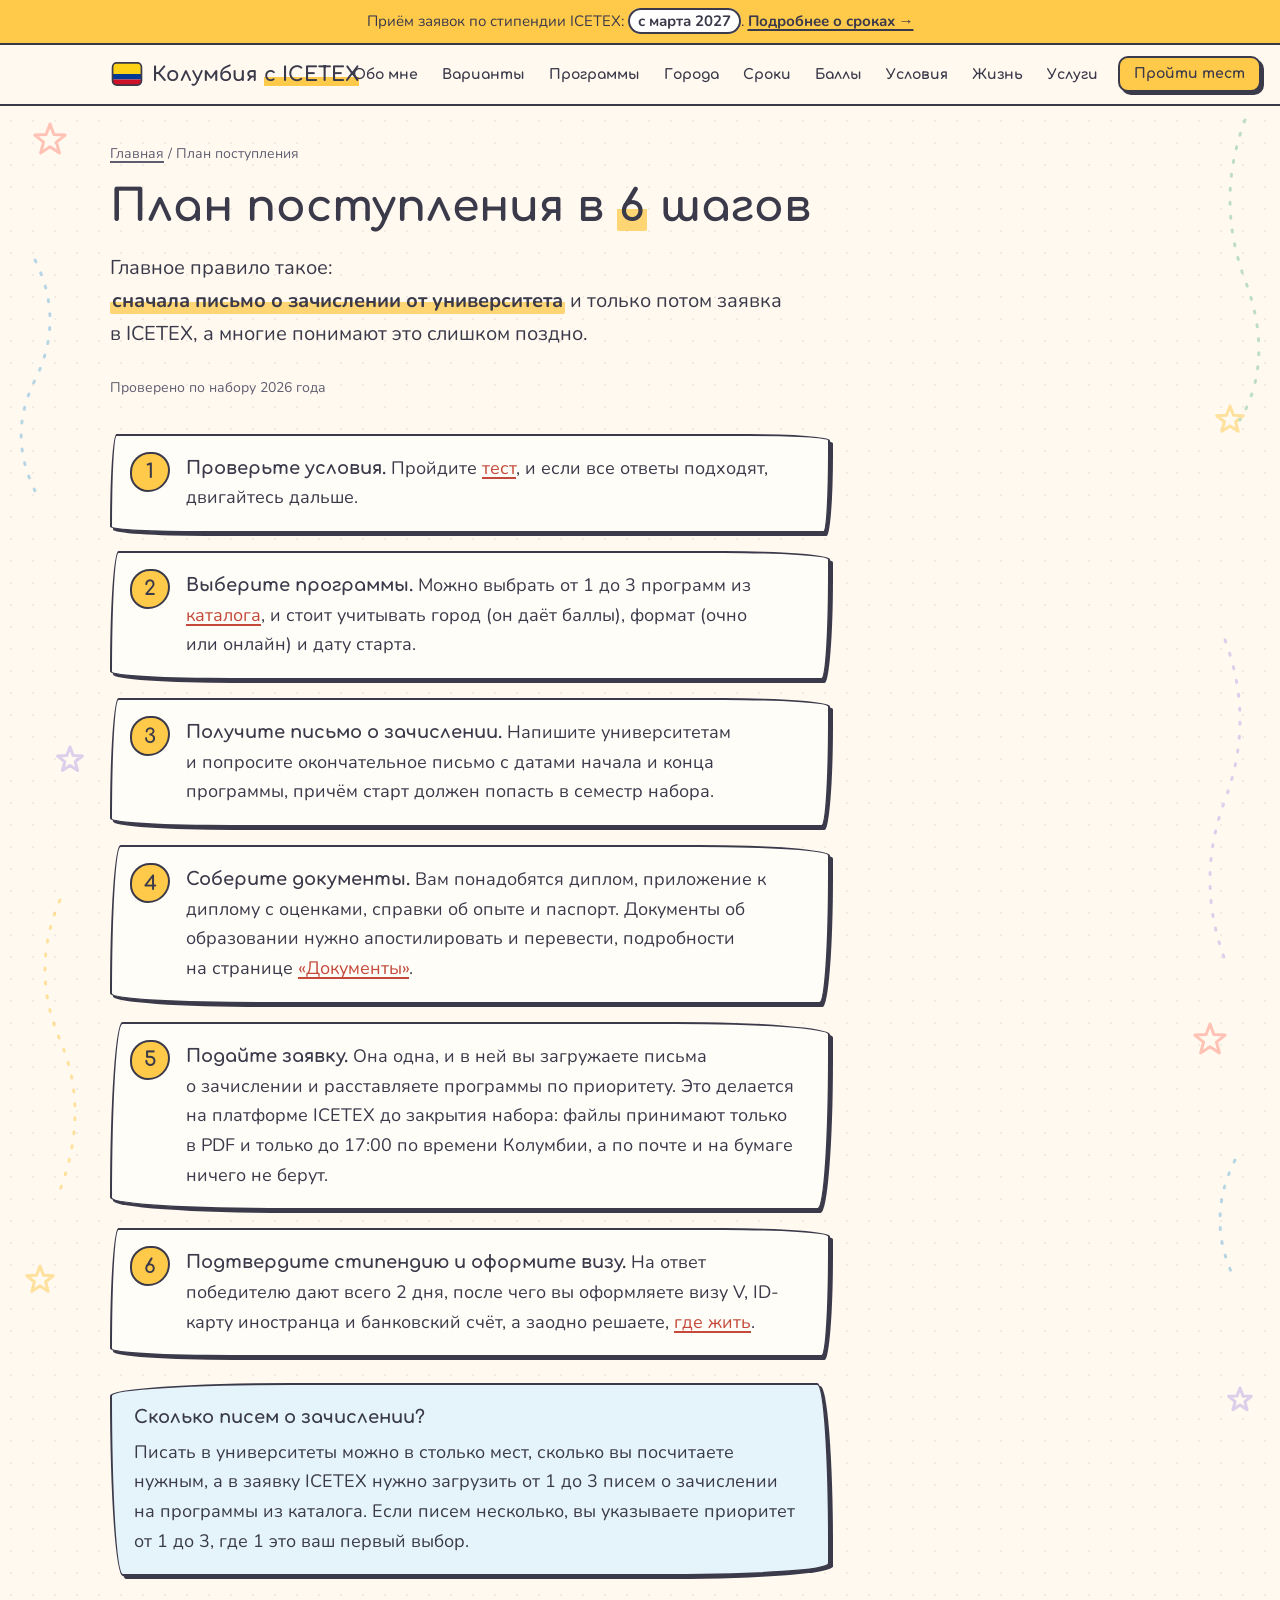
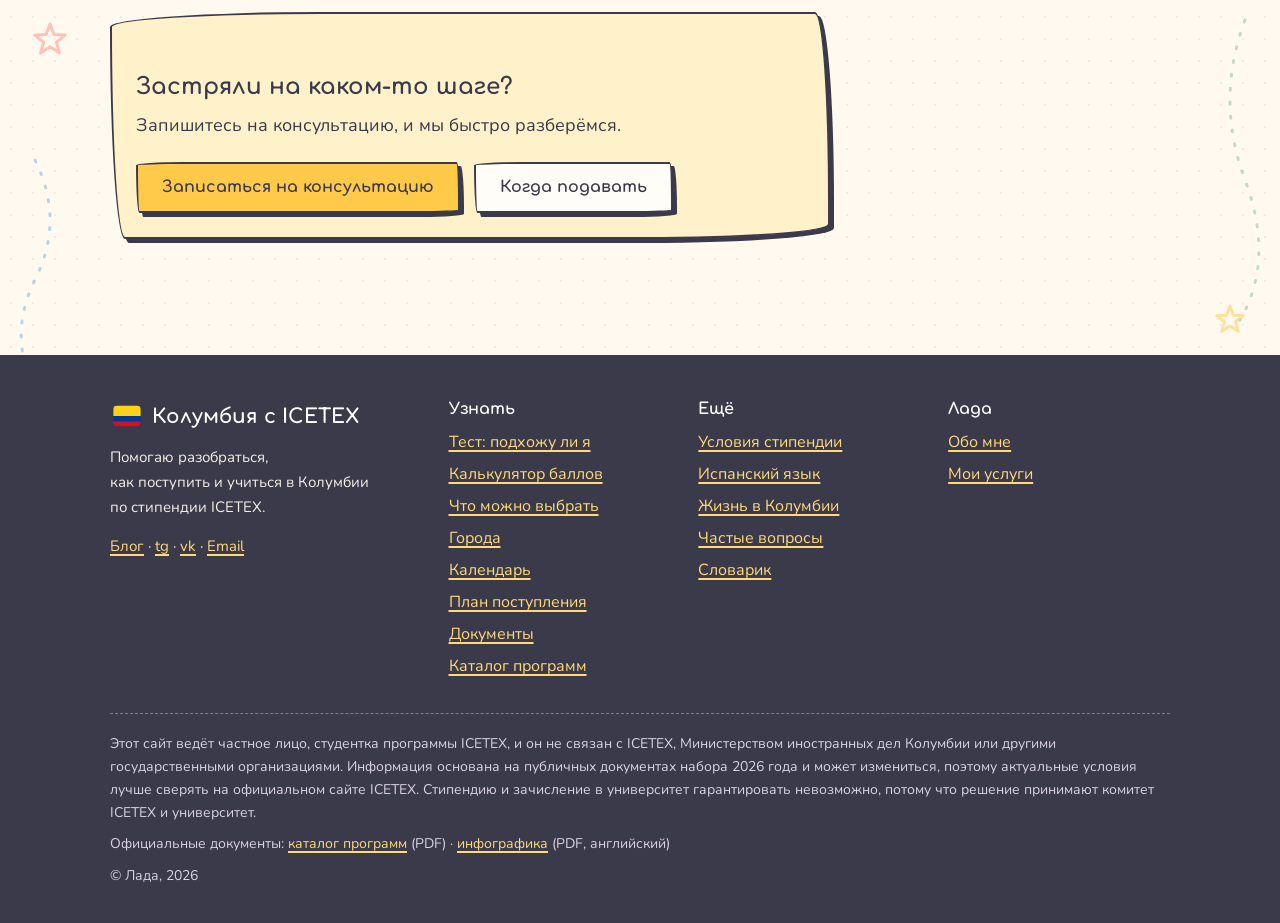
<file: plan/index.html>
<!DOCTYPE html>
<html lang="ru">
<head>
<meta charset="utf-8">
<meta name="viewport" content="width=device-width, initial-scale=1">
<title>Пошаговый план поступления по стипендии ICETEX</title>
<meta name="description" content="6 шагов от проверки условий до визы: что делать первым, что вторым и где чаще всего теряют время.">
<meta property="og:type" content="website">
<meta property="og:locale" content="ru_RU">
<meta property="og:title" content="Пошаговый план поступления по стипендии ICETEX">
<meta property="og:description" content="6 шагов от проверки условий до визы: что делать первым, что вторым и где чаще всего теряют время.">
<meta property="og:url" content="https://ladalinda.github.io/co6/plan/">
<meta property="og:site_name" content="Колумбия с ICETEX">
<meta property="og:image" content="https://ladalinda.github.io/co6/assets/img/og.png">
<meta property="og:image:width" content="1200">
<meta property="og:image:height" content="630">
<meta name="twitter:card" content="summary_large_image">
<meta name="twitter:title" content="Пошаговый план поступления по стипендии ICETEX">
<meta name="twitter:description" content="6 шагов от проверки условий до визы: что делать первым, что вторым и где чаще всего теряют время.">
<meta name="twitter:image" content="https://ladalinda.github.io/co6/assets/img/og.png">
<meta name="theme-color" content="#FFC94A">
<link rel="icon" href="../assets/img/favicon.svg" type="image/svg+xml">
<link rel="preconnect" href="https://fonts.googleapis.com">
<link rel="preconnect" href="https://fonts.gstatic.com" crossorigin>
<link href="https://fonts.googleapis.com/css2?family=Caveat:wght@600&family=Comfortaa:wght@700&family=Nunito:wght@400;600;700;800&display=swap" rel="stylesheet">
<link rel="stylesheet" href="../assets/css/style.css">
</head>
<body>
<a class="skip-link" href="#main">Перейти к содержимому</a>

<!-- Плашка про ближайший набор: одинаковая на всех страницах -->
<div class="notice" role="note">
 <div class="notice__inner">
  <p>Приём заявок по стипендии ICETEX: <mark class="hl hl--strong">с марта 2027</mark>. <a href="../sroki/">Подробнее о сроках →</a></p>
 </div>
</div>

<header class="site-header">
 <div class="site-header__inner">
  <a class="logo" href="../" aria-label="На главную"><svg viewBox="0 0 40 40" aria-hidden="true"><clipPath id="lgf"><rect x="3" y="7" width="34" height="26" rx="5"/></clipPath><g clip-path="url(#lgf)"><rect x="3" y="7" width="34" height="13" fill="#FCD116"/><rect x="3" y="20" width="34" height="6.5" fill="#003893"/><rect x="3" y="26.5" width="34" height="6.5" fill="#CE1126"/></g><rect x="3" y="7" width="34" height="26" rx="5" fill="none" stroke="#3B3A4A" stroke-width="2"/></svg><span>Колумбия <em>с ICETEX</em></span></a>
  <button class="menu-toggle" type="button" aria-expanded="false" aria-controls="site-nav">Меню</button>
  <nav class="nav" id="site-nav" aria-label="Основное меню">
   <a href="../obo-mne/">Обо мне</a><a href="../varianty/">Варианты</a><a href="../katalog/">Программы</a><a href="../goroda/">Города</a><a href="../sroki/">Сроки</a><a href="../baly/">Баллы</a><a href="../usloviya/">Условия</a><a href="../byudzhet/">Жизнь</a><a href="../uslugi/">Услуги</a>
   <a class="btn" href="../test/">Пройти тест</a>
  </nav>
 </div>
</header>

<main id="main">
<section class="page-head"><div class="container"><nav class="crumbs" aria-label="Хлебные крошки"><a href="../">Главная</a> / План поступления</nav><h1>План поступления в <mark class="hl">6</mark> шагов</h1><p class="lead">Главное правило такое:<br><mark class="hl">сначала письмо о зачислении от университета</mark> и только потом заявка в ICETEX, а многие понимают это слишком поздно.</p><span class="checked">Проверено по <span data-cfg-date>набору 2026 года</span></span></div></section><section class="section" style="padding-top:8px"><div class="container"><div class="text prose">
<ol class="steps">
 <li><strong>Проверьте условия.</strong> Пройдите <a href="../test/">тест</a>, и если все ответы подходят, двигайтесь дальше.</li>
 <li><strong>Выберите программы.</strong> Можно выбрать от 1 до 3 программ из <a href="../katalog/">каталога</a>, и стоит учитывать город (он даёт баллы), формат (очно или онлайн) и дату старта.</li>
 <li><strong>Получите письмо о зачислении.</strong> Напишите университетам и попросите окончательное письмо с датами начала и конца программы, причём старт должен попасть в семестр набора.</li>
 <li><strong>Соберите документы.</strong> Вам понадобятся диплом, приложение к диплому с оценками, справки об опыте и паспорт. Документы об образовании нужно апостилировать и перевести, подробности на странице <a href="../dokumenty/">«Документы»</a>.</li>
 <li><strong>Подайте заявку.</strong> Она одна, и в ней вы загружаете письма о зачислении и расставляете программы по приоритету. Это делается на платформе ICETEX до закрытия набора: файлы принимают только в PDF и только до 17:00 по времени Колумбии, а по почте и на бумаге ничего не берут.</li>
 <li><strong>Подтвердите стипендию и оформите визу.</strong> На ответ победителю дают всего 2 дня, после чего вы оформляете визу V, ID-карту иностранца и банковский счёт, а заодно решаете, <a href="../byudzhet/#zhile">где жить</a>.</li>
</ol>
<div class="callout callout--sky"><strong class="callout__title">Сколько писем о зачислении?</strong><p>Писать в университеты можно в столько мест, сколько вы посчитаете нужным, а в заявку ICETEX нужно загрузить от 1 до 3 писем о зачислении на программы из каталога. Если писем несколько, вы указываете приоритет от 1 до 3, где 1 это ваш первый выбор.</p></div>
<div class="card card--sun cta-box"><h3>Застряли на каком-то шаге?</h3><p>Запишитесь на консультацию, и мы быстро разберёмся.</p><div class="btn-row"><a class="btn " href="../uslugi/#zapis">Записаться на консультацию</a><a class="btn btn--ghost" href="../sroki/">Когда подавать</a></div></div></div></div></section>
</main>

<div class="float-cta"><a class="btn" href="../test/">Пройти тест</a></div>

<footer class="site-footer">
 <div class="container">
  <div class="footer__grid">
   <div class="footer__about">
    <a class="logo" href="../" style="color:#fff"><svg viewBox="0 0 40 40" aria-hidden="true"><clipPath id="lgf2"><rect x="3" y="7" width="34" height="26" rx="5"/></clipPath><g clip-path="url(#lgf2)"><rect x="3" y="7" width="34" height="13" fill="#FCD116"/><rect x="3" y="20" width="34" height="6.5" fill="#003893"/><rect x="3" y="26.5" width="34" height="6.5" fill="#CE1126"/></g><rect x="3" y="7" width="34" height="26" rx="5" fill="none" stroke="#3B3A4A" stroke-width="2"/></svg><span>Колумбия с ICETEX</span></a>
    <p style="margin-top:12px">Помогаю разобраться, как поступить и учиться в Колумбии по стипендии ICETEX.</p>
    <p><a data-cfg="instagram" class="is-todo " href="#">Блог</a> · <a data-cfg="telegram" class="is-todo " href="#">tg</a> · <a data-cfg="vk" class="is-todo " href="#">vk</a> · <a data-cfg="email" class="is-todo " href="#">Email</a></p>
   </div>
   <div><h4>Узнать</h4><ul><li><a href="../test/">Тест: подхожу ли я</a></li><li><a href="../baly/">Калькулятор баллов</a></li><li><a href="../varianty/">Что можно выбрать</a></li><li><a href="../goroda/">Города</a></li><li><a href="../sroki/">Календарь</a></li><li><a href="../plan/">План поступления</a></li><li><a href="../dokumenty/">Документы</a></li><li><a href="../katalog/">Каталог программ</a></li></ul></div>
   <div><h4>Ещё</h4><ul><li><a href="../usloviya/">Условия стипендии</a></li><li><a href="../ispanskij/">Испанский язык</a></li><li><a href="../byudzhet/">Жизнь в Колумбии</a></li><li><a href="../voprosy/">Частые вопросы</a></li><li><a href="../slovar/">Словарик</a></li></ul></div>
   <div><h4>Лада</h4><ul><li><a href="../obo-mne/">Обо мне</a></li><li><a href="../uslugi/">Мои услуги</a></li></ul></div>
  </div>
  <div class="disclaimer">
   <p>Этот сайт ведёт частное лицо, студентка программы ICETEX, и он не связан с ICETEX, Министерством иностранных дел Колумбии или другими государственными организациями. Информация основана на публичных документах набора 2026 года и может измениться, поэтому актуальные условия лучше сверять на официальном сайте ICETEX. Стипендию и зачисление в университет гарантировать невозможно, потому что решение принимают комитет ICETEX и университет.</p>
   <p>Официальные документы: <a data-cfg="catalog" href="#">каталог программ</a> (PDF) · <a data-cfg="info" href="#">инфографика</a> (PDF, английский)</p>
   <p>© Лада, 2026</p>
  </div>
 </div>
</footer>

<script src="../assets/js/config.js"></script>
<script src="../assets/js/main.js"></script>
</body>
</html>
</file>
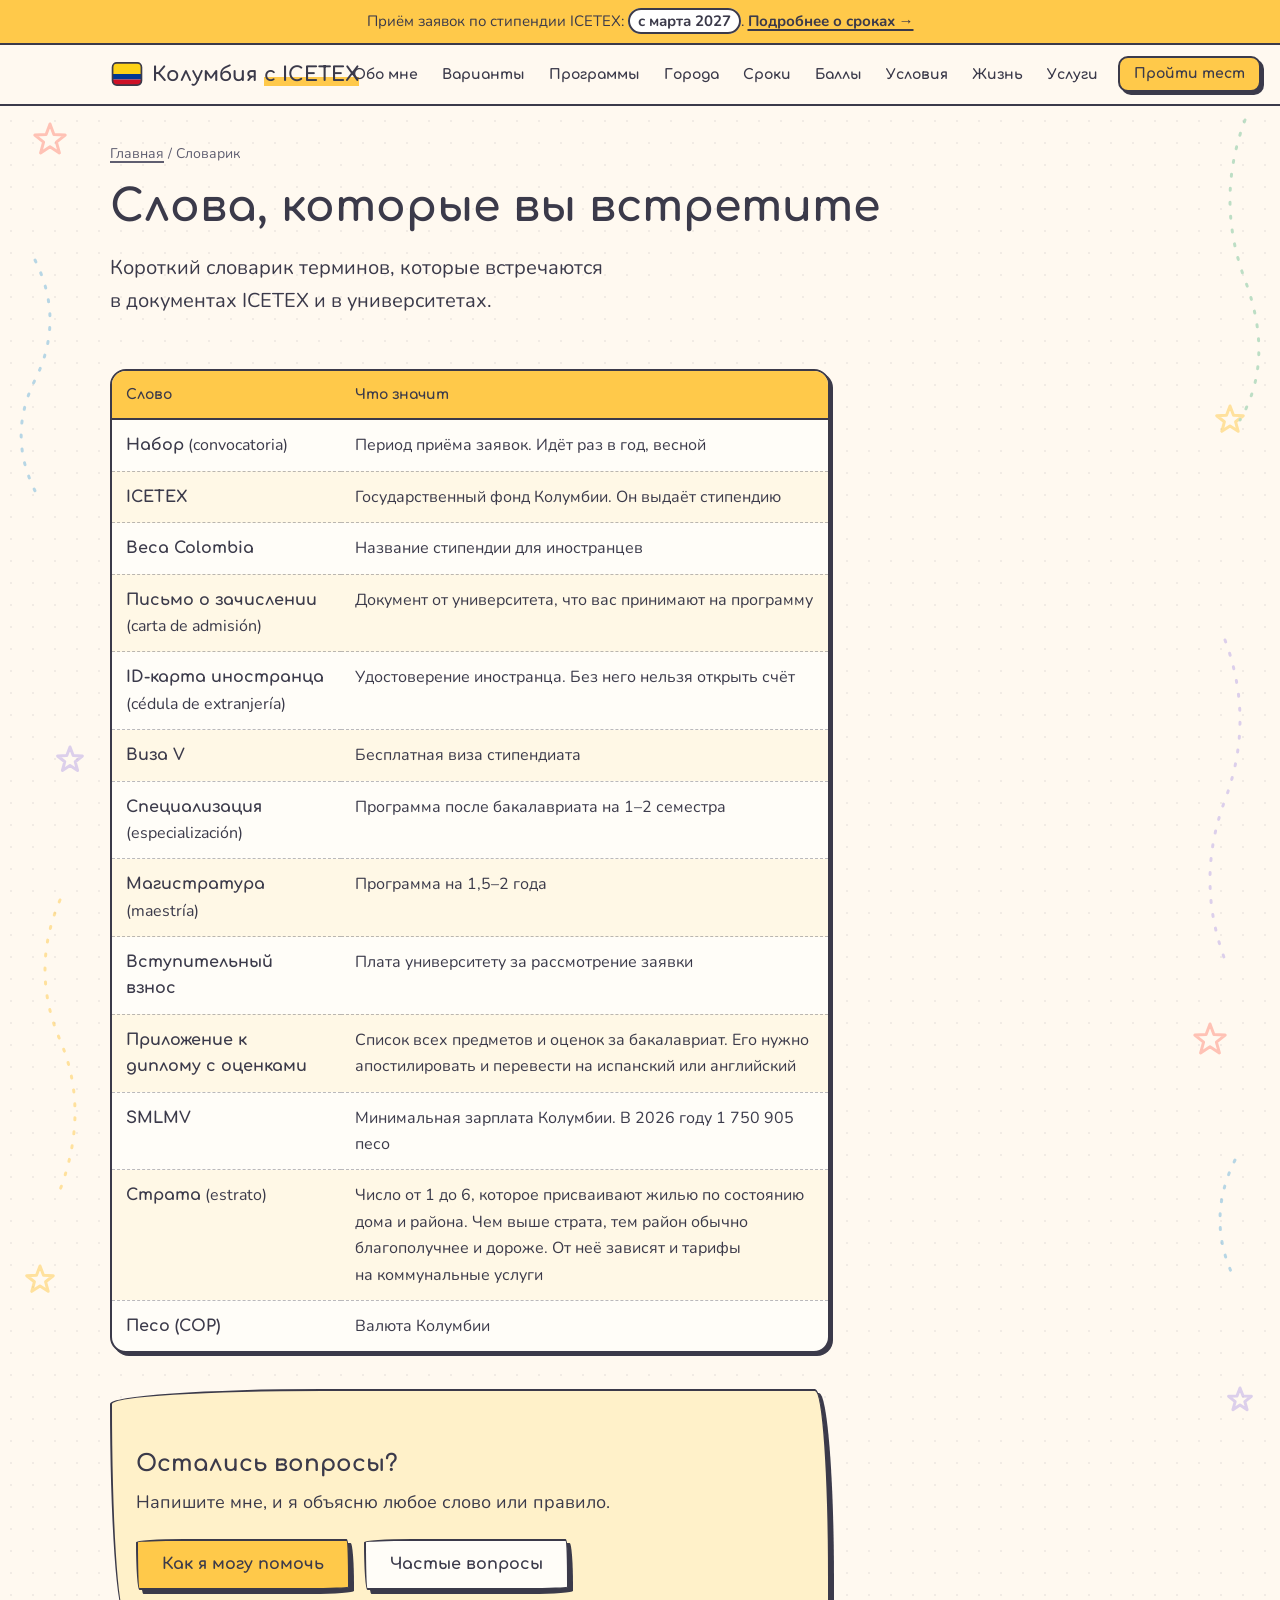
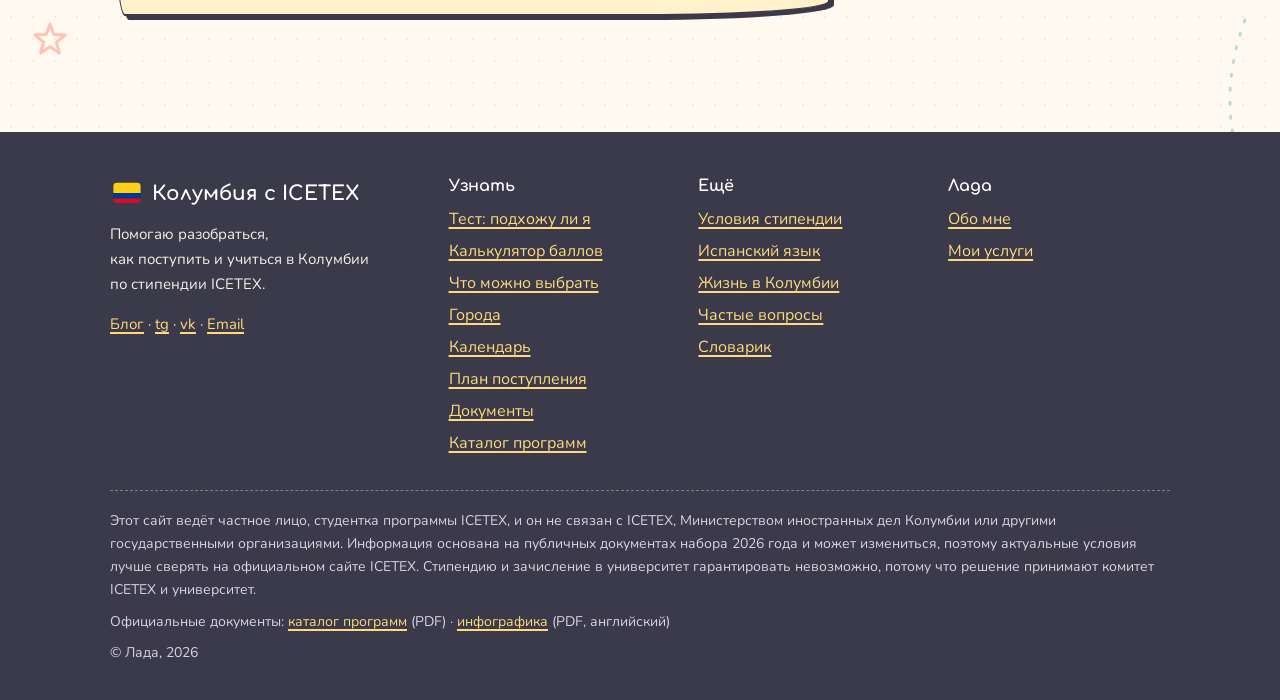
<file: slovar/index.html>
<!DOCTYPE html>
<html lang="ru">
<head>
<meta charset="utf-8">
<meta name="viewport" content="width=device-width, initial-scale=1">
<title>Словарик: термины стипендии ICETEX на русском</title>
<meta name="description" content="Набор, ID-карта иностранца, carta de admisión, виза V, especialización: что значат слова, которые встречаются при поступлении в Колумбию.">
<meta property="og:type" content="website">
<meta property="og:locale" content="ru_RU">
<meta property="og:title" content="Словарик: термины стипендии ICETEX на русском">
<meta property="og:description" content="Набор, ID-карта иностранца, carta de admisión, виза V, especialización: что значат слова, которые встречаются при поступлении в Колумбию.">
<meta property="og:url" content="https://ladalinda.github.io/co6/slovar/">
<meta property="og:site_name" content="Колумбия с ICETEX">
<meta property="og:image" content="https://ladalinda.github.io/co6/assets/img/og.png">
<meta property="og:image:width" content="1200">
<meta property="og:image:height" content="630">
<meta name="twitter:card" content="summary_large_image">
<meta name="twitter:title" content="Словарик: термины стипендии ICETEX на русском">
<meta name="twitter:description" content="Набор, ID-карта иностранца, carta de admisión, виза V, especialización: что значат слова, которые встречаются при поступлении в Колумбию.">
<meta name="twitter:image" content="https://ladalinda.github.io/co6/assets/img/og.png">
<meta name="theme-color" content="#FFC94A">
<link rel="icon" href="../assets/img/favicon.svg" type="image/svg+xml">
<link rel="preconnect" href="https://fonts.googleapis.com">
<link rel="preconnect" href="https://fonts.gstatic.com" crossorigin>
<link href="https://fonts.googleapis.com/css2?family=Caveat:wght@600&family=Comfortaa:wght@700&family=Nunito:wght@400;600;700;800&display=swap" rel="stylesheet">
<link rel="stylesheet" href="../assets/css/style.css">
</head>
<body>
<a class="skip-link" href="#main">Перейти к содержимому</a>

<!-- Плашка про ближайший набор: одинаковая на всех страницах -->
<div class="notice" role="note">
 <div class="notice__inner">
  <p>Приём заявок по стипендии ICETEX: <mark class="hl hl--strong">с марта 2027</mark>. <a href="../sroki/">Подробнее о сроках →</a></p>
 </div>
</div>

<header class="site-header">
 <div class="site-header__inner">
  <a class="logo" href="../" aria-label="На главную"><svg viewBox="0 0 40 40" aria-hidden="true"><clipPath id="lgf"><rect x="3" y="7" width="34" height="26" rx="5"/></clipPath><g clip-path="url(#lgf)"><rect x="3" y="7" width="34" height="13" fill="#FCD116"/><rect x="3" y="20" width="34" height="6.5" fill="#003893"/><rect x="3" y="26.5" width="34" height="6.5" fill="#CE1126"/></g><rect x="3" y="7" width="34" height="26" rx="5" fill="none" stroke="#3B3A4A" stroke-width="2"/></svg><span>Колумбия <em>с ICETEX</em></span></a>
  <button class="menu-toggle" type="button" aria-expanded="false" aria-controls="site-nav">Меню</button>
  <nav class="nav" id="site-nav" aria-label="Основное меню">
   <a href="../obo-mne/">Обо мне</a><a href="../varianty/">Варианты</a><a href="../katalog/">Программы</a><a href="../goroda/">Города</a><a href="../sroki/">Сроки</a><a href="../baly/">Баллы</a><a href="../usloviya/">Условия</a><a href="../byudzhet/">Жизнь</a><a href="../uslugi/">Услуги</a>
   <a class="btn" href="../test/">Пройти тест</a>
  </nav>
 </div>
</header>

<main id="main">
<section class="page-head"><div class="container"><nav class="crumbs" aria-label="Хлебные крошки"><a href="../">Главная</a> / Словарик</nav><h1>Слова, которые вы встретите</h1><p class="lead">Короткий словарик терминов, которые встречаются в документах ICETEX и в университетах.</p></div></section><section class="section" style="padding-top:8px"><div class="container"><div class="text prose"><div class="table-wrap "><table><thead><tr><th scope="col">Слово</th><th scope="col">Что значит</th></tr></thead><tbody><tr><td><strong>Набор</strong> (convocatoria)</td><td>Период приёма заявок. Идёт раз в год, весной</td></tr><tr><td><strong>ICETEX</strong></td><td>Государственный фонд Колумбии. Он выдаёт стипендию</td></tr><tr><td><strong>Beca Colombia</strong></td><td>Название стипендии для иностранцев</td></tr><tr><td><strong>Письмо о зачислении</strong> (carta de admisión)</td><td>Документ от университета, что вас принимают на программу</td></tr><tr><td><strong>ID-карта иностранца</strong> (cédula de extranjería)</td><td>Удостоверение иностранца. Без него нельзя открыть счёт</td></tr><tr><td><strong>Виза V</strong></td><td>Бесплатная виза стипендиата</td></tr><tr><td><strong>Специализация</strong> (especialización)</td><td>Программа после бакалавриата на 1–2 семестра</td></tr><tr><td><strong>Магистратура</strong> (maestría)</td><td>Программа на 1,5–2 года</td></tr><tr><td><strong>Вступительный взнос</strong></td><td>Плата университету за рассмотрение заявки</td></tr><tr><td><strong>Приложение к диплому с оценками</strong></td><td>Список всех предметов и оценок за бакалавриат. Его нужно апостилировать и перевести на испанский или английский</td></tr><tr><td><strong>SMLMV</strong></td><td>Минимальная зарплата Колумбии. В 2026 году 1 750 905 песо</td></tr><tr><td><strong>Страта</strong> (estrato)</td><td>Число от 1 до 6, которое присваивают жилью по состоянию дома и района. Чем выше страта, тем район обычно благополучнее и дороже. От неё зависят и тарифы на коммунальные услуги</td></tr><tr><td><strong>Песо (COP)</strong></td><td>Валюта Колумбии</td></tr></tbody></table></div><div class="card card--sun cta-box"><h3>Остались вопросы?</h3><p>Напишите мне, и я объясню любое слово или правило.</p><div class="btn-row"><a class="btn " href="../uslugi/">Как я могу помочь</a><a class="btn btn--ghost" href="../voprosy/">Частые вопросы</a></div></div></div></div></section>
</main>

<div class="float-cta"><a class="btn" href="../test/">Пройти тест</a></div>

<footer class="site-footer">
 <div class="container">
  <div class="footer__grid">
   <div class="footer__about">
    <a class="logo" href="../" style="color:#fff"><svg viewBox="0 0 40 40" aria-hidden="true"><clipPath id="lgf2"><rect x="3" y="7" width="34" height="26" rx="5"/></clipPath><g clip-path="url(#lgf2)"><rect x="3" y="7" width="34" height="13" fill="#FCD116"/><rect x="3" y="20" width="34" height="6.5" fill="#003893"/><rect x="3" y="26.5" width="34" height="6.5" fill="#CE1126"/></g><rect x="3" y="7" width="34" height="26" rx="5" fill="none" stroke="#3B3A4A" stroke-width="2"/></svg><span>Колумбия с ICETEX</span></a>
    <p style="margin-top:12px">Помогаю разобраться, как поступить и учиться в Колумбии по стипендии ICETEX.</p>
    <p><a data-cfg="instagram" class="is-todo " href="#">Блог</a> · <a data-cfg="telegram" class="is-todo " href="#">tg</a> · <a data-cfg="vk" class="is-todo " href="#">vk</a> · <a data-cfg="email" class="is-todo " href="#">Email</a></p>
   </div>
   <div><h4>Узнать</h4><ul><li><a href="../test/">Тест: подхожу ли я</a></li><li><a href="../baly/">Калькулятор баллов</a></li><li><a href="../varianty/">Что можно выбрать</a></li><li><a href="../goroda/">Города</a></li><li><a href="../sroki/">Календарь</a></li><li><a href="../plan/">План поступления</a></li><li><a href="../dokumenty/">Документы</a></li><li><a href="../katalog/">Каталог программ</a></li></ul></div>
   <div><h4>Ещё</h4><ul><li><a href="../usloviya/">Условия стипендии</a></li><li><a href="../ispanskij/">Испанский язык</a></li><li><a href="../byudzhet/">Жизнь в Колумбии</a></li><li><a href="../voprosy/">Частые вопросы</a></li><li><a href="../slovar/">Словарик</a></li></ul></div>
   <div><h4>Лада</h4><ul><li><a href="../obo-mne/">Обо мне</a></li><li><a href="../uslugi/">Мои услуги</a></li></ul></div>
  </div>
  <div class="disclaimer">
   <p>Этот сайт ведёт частное лицо, студентка программы ICETEX, и он не связан с ICETEX, Министерством иностранных дел Колумбии или другими государственными организациями. Информация основана на публичных документах набора 2026 года и может измениться, поэтому актуальные условия лучше сверять на официальном сайте ICETEX. Стипендию и зачисление в университет гарантировать невозможно, потому что решение принимают комитет ICETEX и университет.</p>
   <p>Официальные документы: <a data-cfg="catalog" href="#">каталог программ</a> (PDF) · <a data-cfg="info" href="#">инфографика</a> (PDF, английский)</p>
   <p>© Лада, 2026</p>
  </div>
 </div>
</footer>

<script src="../assets/js/config.js"></script>
<script src="../assets/js/main.js"></script>
</body>
</html>
</file>
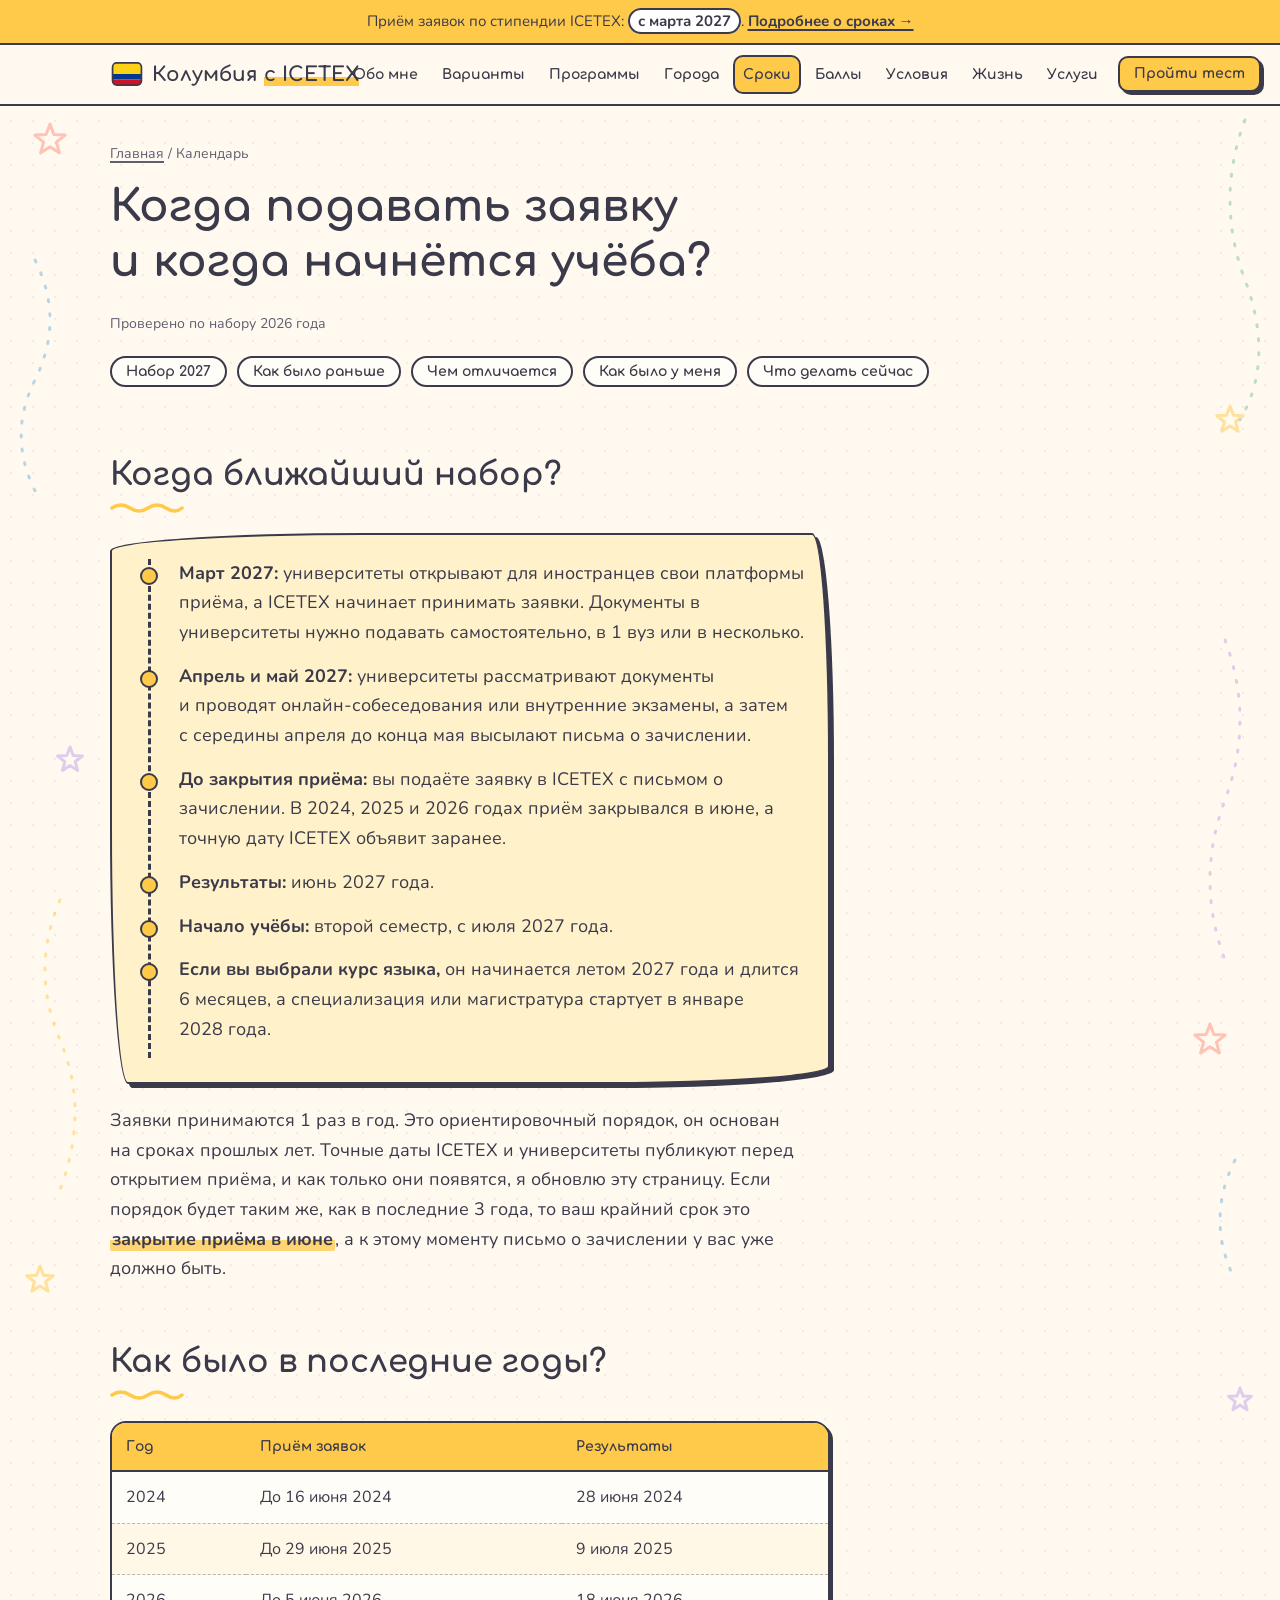
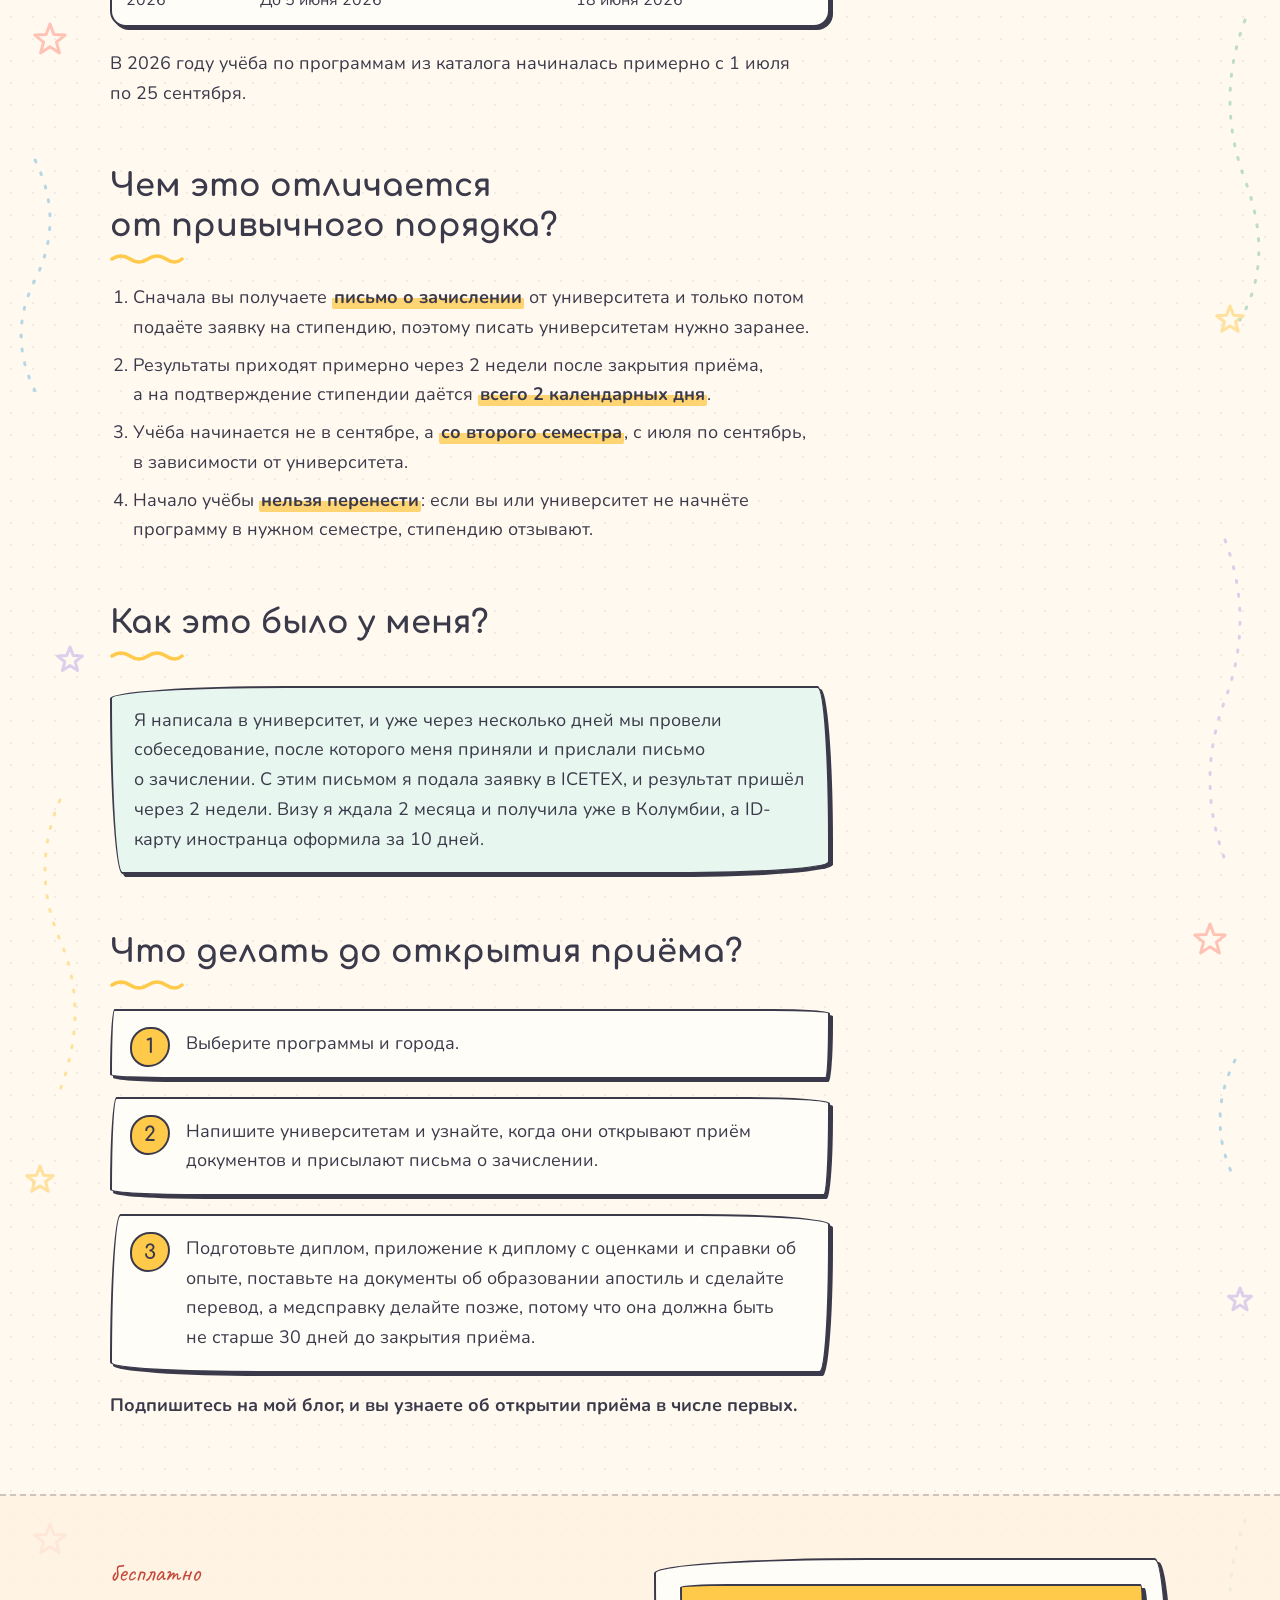
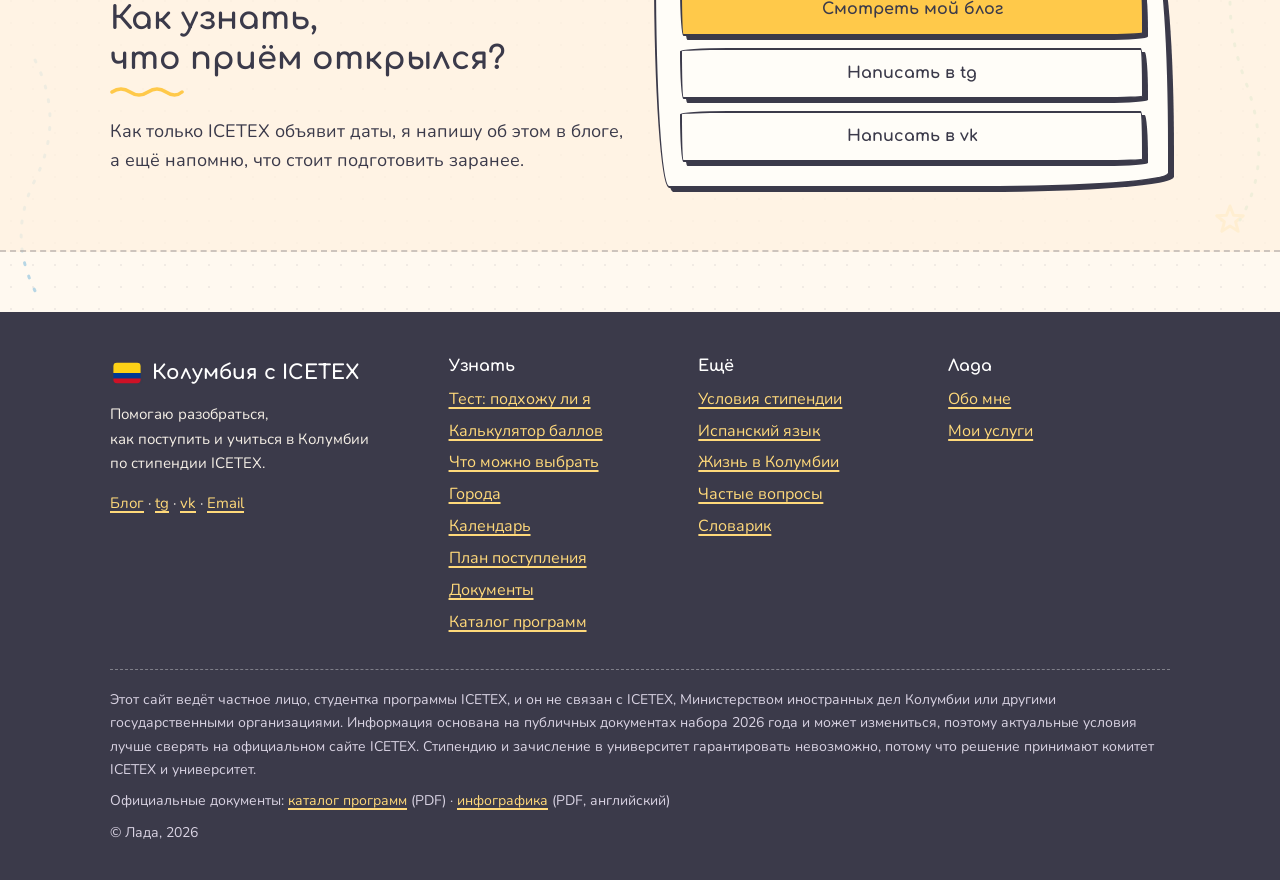
<file: sroki/index.html>
<!DOCTYPE html>
<html lang="ru">
<head>
<meta charset="utf-8">
<meta name="viewport" content="width=device-width, initial-scale=1">
<title>Календарь ICETEX: когда подавать заявку и когда начнётся учёба</title>
<meta name="description" content="Набор 2027: заявки весной и в начале лета, учёба со второго семестра, с июля. Как проходили наборы 2024, 2025 и 2026 годов.">
<meta property="og:type" content="website">
<meta property="og:locale" content="ru_RU">
<meta property="og:title" content="Календарь ICETEX: когда подавать заявку и когда начнётся учёба">
<meta property="og:description" content="Набор 2027: заявки весной и в начале лета, учёба со второго семестра, с июля. Как проходили наборы 2024, 2025 и 2026 годов.">
<meta property="og:url" content="https://ladalinda.github.io/co6/sroki/">
<meta property="og:site_name" content="Колумбия с ICETEX">
<meta property="og:image" content="https://ladalinda.github.io/co6/assets/img/og.png">
<meta property="og:image:width" content="1200">
<meta property="og:image:height" content="630">
<meta name="twitter:card" content="summary_large_image">
<meta name="twitter:title" content="Календарь ICETEX: когда подавать заявку и когда начнётся учёба">
<meta name="twitter:description" content="Набор 2027: заявки весной и в начале лета, учёба со второго семестра, с июля. Как проходили наборы 2024, 2025 и 2026 годов.">
<meta name="twitter:image" content="https://ladalinda.github.io/co6/assets/img/og.png">
<meta name="theme-color" content="#FFC94A">
<link rel="icon" href="../assets/img/favicon.svg" type="image/svg+xml">
<link rel="preconnect" href="https://fonts.googleapis.com">
<link rel="preconnect" href="https://fonts.gstatic.com" crossorigin>
<link href="https://fonts.googleapis.com/css2?family=Caveat:wght@600&family=Comfortaa:wght@700&family=Nunito:wght@400;600;700;800&display=swap" rel="stylesheet">
<link rel="stylesheet" href="../assets/css/style.css">
</head>
<body>
<a class="skip-link" href="#main">Перейти к содержимому</a>

<!-- Плашка про ближайший набор: одинаковая на всех страницах -->
<div class="notice" role="note">
 <div class="notice__inner">
  <p>Приём заявок по стипендии ICETEX: <mark class="hl hl--strong">с марта 2027</mark>. <a href="../sroki/">Подробнее о сроках →</a></p>
 </div>
</div>

<header class="site-header">
 <div class="site-header__inner">
  <a class="logo" href="../" aria-label="На главную"><svg viewBox="0 0 40 40" aria-hidden="true"><clipPath id="lgf"><rect x="3" y="7" width="34" height="26" rx="5"/></clipPath><g clip-path="url(#lgf)"><rect x="3" y="7" width="34" height="13" fill="#FCD116"/><rect x="3" y="20" width="34" height="6.5" fill="#003893"/><rect x="3" y="26.5" width="34" height="6.5" fill="#CE1126"/></g><rect x="3" y="7" width="34" height="26" rx="5" fill="none" stroke="#3B3A4A" stroke-width="2"/></svg><span>Колумбия <em>с ICETEX</em></span></a>
  <button class="menu-toggle" type="button" aria-expanded="false" aria-controls="site-nav">Меню</button>
  <nav class="nav" id="site-nav" aria-label="Основное меню">
   <a href="../obo-mne/">Обо мне</a><a href="../varianty/">Варианты</a><a href="../katalog/">Программы</a><a href="../goroda/">Города</a><a href="../sroki/" aria-current="page">Сроки</a><a href="../baly/">Баллы</a><a href="../usloviya/">Условия</a><a href="../byudzhet/">Жизнь</a><a href="../uslugi/">Услуги</a>
   <a class="btn" href="../test/">Пройти тест</a>
  </nav>
 </div>
</header>

<main id="main">
<section class="page-head"><div class="container"><nav class="crumbs" aria-label="Хлебные крошки"><a href="../">Главная</a> / Календарь</nav><h1>Когда подавать заявку<br>и когда начнётся учёба?</h1><span class="checked">Проверено по <span data-cfg-date>набору 2026 года</span></span><div style="margin-top:18px"><ul class="toc"><li><a href="#blizhajshij">Набор 2027</a></li><li><a href="#kak-bylo">Как было раньше</a></li><li><a href="#otlichiya">Чем отличается</a></li><li><a href="#moj-opyt">Как было у меня</a></li><li><a href="#do-otkrytiya">Что делать сейчас</a></li></ul></div></div></section><section class="section" style="padding-top:8px"><div class="container"><div class="text prose">
<h2 id="blizhajshij">Когда ближайший набор?</h2>
<div class="card card--sun">
 <ul class="timeline">
  <li><strong>Март 2027:</strong> университеты открывают для иностранцев свои платформы приёма, а ICETEX начинает принимать заявки. Документы в университеты нужно подавать самостоятельно, в 1 вуз или в несколько.</li>
  <li><strong>Апрель и май 2027:</strong> университеты рассматривают документы и проводят онлайн-собеседования или внутренние экзамены, а затем с середины апреля до конца мая высылают письма о зачислении.</li>
  <li><strong>До закрытия приёма:</strong> вы подаёте заявку в ICETEX с письмом о зачислении. В 2024, 2025 и 2026 годах приём закрывался в июне, а точную дату ICETEX объявит заранее.</li>
  <li><strong>Результаты:</strong> июнь 2027 года.</li>
  <li><strong>Начало учёбы:</strong> второй семестр, с июля 2027 года.</li>
  <li><strong>Если вы выбрали курс языка,</strong> он начинается летом 2027 года и длится 6 месяцев, а специализация или магистратура стартует в январе 2028 года.</li>
 </ul>
</div>
<p style="margin-top:1.2em">Заявки принимаются 1 раз в год. Это ориентировочный порядок, он основан на сроках прошлых лет. Точные даты ICETEX и университеты публикуют перед открытием приёма, и как только они появятся, я обновлю эту страницу. Если порядок будет таким же, как в последние 3 года, то ваш крайний срок это <mark class="hl">закрытие приёма в июне</mark>, а к этому моменту письмо о зачислении у вас уже должно быть.</p>

<h2 id="kak-bylo">Как было в последние годы?</h2>
<div class="table-wrap "><table><thead><tr><th scope="col">Год</th><th scope="col">Приём заявок</th><th scope="col">Результаты</th></tr></thead><tbody><tr><td>2024</td><td>До 16 июня 2024</td><td>28 июня 2024</td></tr><tr><td>2025</td><td>До 29 июня 2025</td><td>9 июля 2025</td></tr><tr><td>2026</td><td>До 5 июня 2026</td><td>18 июня 2026</td></tr></tbody></table></div>
<p>В 2026 году учёба по программам из каталога начиналась примерно с 1 июля по 25 сентября.</p>

<h2 id="otlichiya">Чем это отличается от привычного порядка?</h2>
<ol>
 <li>Сначала вы получаете <mark class="hl">письмо о зачислении</mark> от университета и только потом подаёте заявку на стипендию, поэтому писать университетам нужно заранее.</li>
 <li>Результаты приходят примерно через 2 недели после закрытия приёма, а на подтверждение стипендии даётся <mark class="hl">всего 2 календарных дня</mark>.</li>
 <li>Учёба начинается не в сентябре, а <mark class="hl">со второго семестра</mark>, с июля по сентябрь, в зависимости от университета.</li>
 <li>Начало учёбы <mark class="hl">нельзя перенести</mark>: если вы или университет не начнёте программу в нужном семестре, стипендию отзывают.</li>
</ol>

<h2 id="moj-opyt">Как это было у меня?</h2>
<div class="callout callout--mint"><p>Я написала в университет, и уже через несколько дней мы провели собеседование, после которого меня приняли и прислали письмо о зачислении. С этим письмом я подала заявку в ICETEX, и результат пришёл через 2 недели. Визу я ждала 2 месяца и получила уже в Колумбии, а ID-карту иностранца оформила за 10 дней.</p></div>

<h2 id="do-otkrytiya">Что делать до открытия приёма?</h2>
<ol class="steps">
 <li>Выберите программы и города.</li>
 <li>Напишите университетам и узнайте, когда они открывают приём документов и присылают письма о зачислении.</li>
 <li>Подготовьте диплом, приложение к диплому с оценками и справки об опыте, поставьте на документы об образовании апостиль и сделайте перевод, а медсправку делайте позже, потому что она должна быть не старше 30 дней до закрытия приёма.</li>
</ol>
<p><strong>Подпишитесь на мой блог, и вы узнаете об открытии приёма в числе первых.</strong></p>
</div></div></section>
<section class="section section--tint" id="podpiska" aria-labelledby="sub-title">
 <div class="container subscribe">
  <div>
   <p class="eyebrow">бесплатно</p>
   <h2 id="sub-title">Как узнать, что приём открылся?</h2>
   <p>Как только ICETEX объявит даты, я напишу об этом в блоге, а ещё напомню, что стоит подготовить заранее.</p>
  </div>
  <div class="card follow">
   <a class="btn" data-cfg="instagram" href="#">Смотреть мой блог</a>
   <a class="btn btn--ghost" data-cfg="telegram" href="#">Написать в tg</a>
   <a class="btn btn--ghost" data-cfg="vk" href="#">Написать в vk</a>
  </div>
 </div>
</section>
</main>

<div class="float-cta"><a class="btn" href="../test/">Пройти тест</a></div>

<footer class="site-footer">
 <div class="container">
  <div class="footer__grid">
   <div class="footer__about">
    <a class="logo" href="../" style="color:#fff"><svg viewBox="0 0 40 40" aria-hidden="true"><clipPath id="lgf2"><rect x="3" y="7" width="34" height="26" rx="5"/></clipPath><g clip-path="url(#lgf2)"><rect x="3" y="7" width="34" height="13" fill="#FCD116"/><rect x="3" y="20" width="34" height="6.5" fill="#003893"/><rect x="3" y="26.5" width="34" height="6.5" fill="#CE1126"/></g><rect x="3" y="7" width="34" height="26" rx="5" fill="none" stroke="#3B3A4A" stroke-width="2"/></svg><span>Колумбия с ICETEX</span></a>
    <p style="margin-top:12px">Помогаю разобраться, как поступить и учиться в Колумбии по стипендии ICETEX.</p>
    <p><a data-cfg="instagram" class="is-todo " href="#">Блог</a> · <a data-cfg="telegram" class="is-todo " href="#">tg</a> · <a data-cfg="vk" class="is-todo " href="#">vk</a> · <a data-cfg="email" class="is-todo " href="#">Email</a></p>
   </div>
   <div><h4>Узнать</h4><ul><li><a href="../test/">Тест: подхожу ли я</a></li><li><a href="../baly/">Калькулятор баллов</a></li><li><a href="../varianty/">Что можно выбрать</a></li><li><a href="../goroda/">Города</a></li><li><a href="../sroki/">Календарь</a></li><li><a href="../plan/">План поступления</a></li><li><a href="../dokumenty/">Документы</a></li><li><a href="../katalog/">Каталог программ</a></li></ul></div>
   <div><h4>Ещё</h4><ul><li><a href="../usloviya/">Условия стипендии</a></li><li><a href="../ispanskij/">Испанский язык</a></li><li><a href="../byudzhet/">Жизнь в Колумбии</a></li><li><a href="../voprosy/">Частые вопросы</a></li><li><a href="../slovar/">Словарик</a></li></ul></div>
   <div><h4>Лада</h4><ul><li><a href="../obo-mne/">Обо мне</a></li><li><a href="../uslugi/">Мои услуги</a></li></ul></div>
  </div>
  <div class="disclaimer">
   <p>Этот сайт ведёт частное лицо, студентка программы ICETEX, и он не связан с ICETEX, Министерством иностранных дел Колумбии или другими государственными организациями. Информация основана на публичных документах набора 2026 года и может измениться, поэтому актуальные условия лучше сверять на официальном сайте ICETEX. Стипендию и зачисление в университет гарантировать невозможно, потому что решение принимают комитет ICETEX и университет.</p>
   <p>Официальные документы: <a data-cfg="catalog" href="#">каталог программ</a> (PDF) · <a data-cfg="info" href="#">инфографика</a> (PDF, английский)</p>
   <p>© Лада, 2026</p>
  </div>
 </div>
</footer>

<script src="../assets/js/config.js"></script>
<script src="../assets/js/main.js"></script>
</body>
</html>
</file>
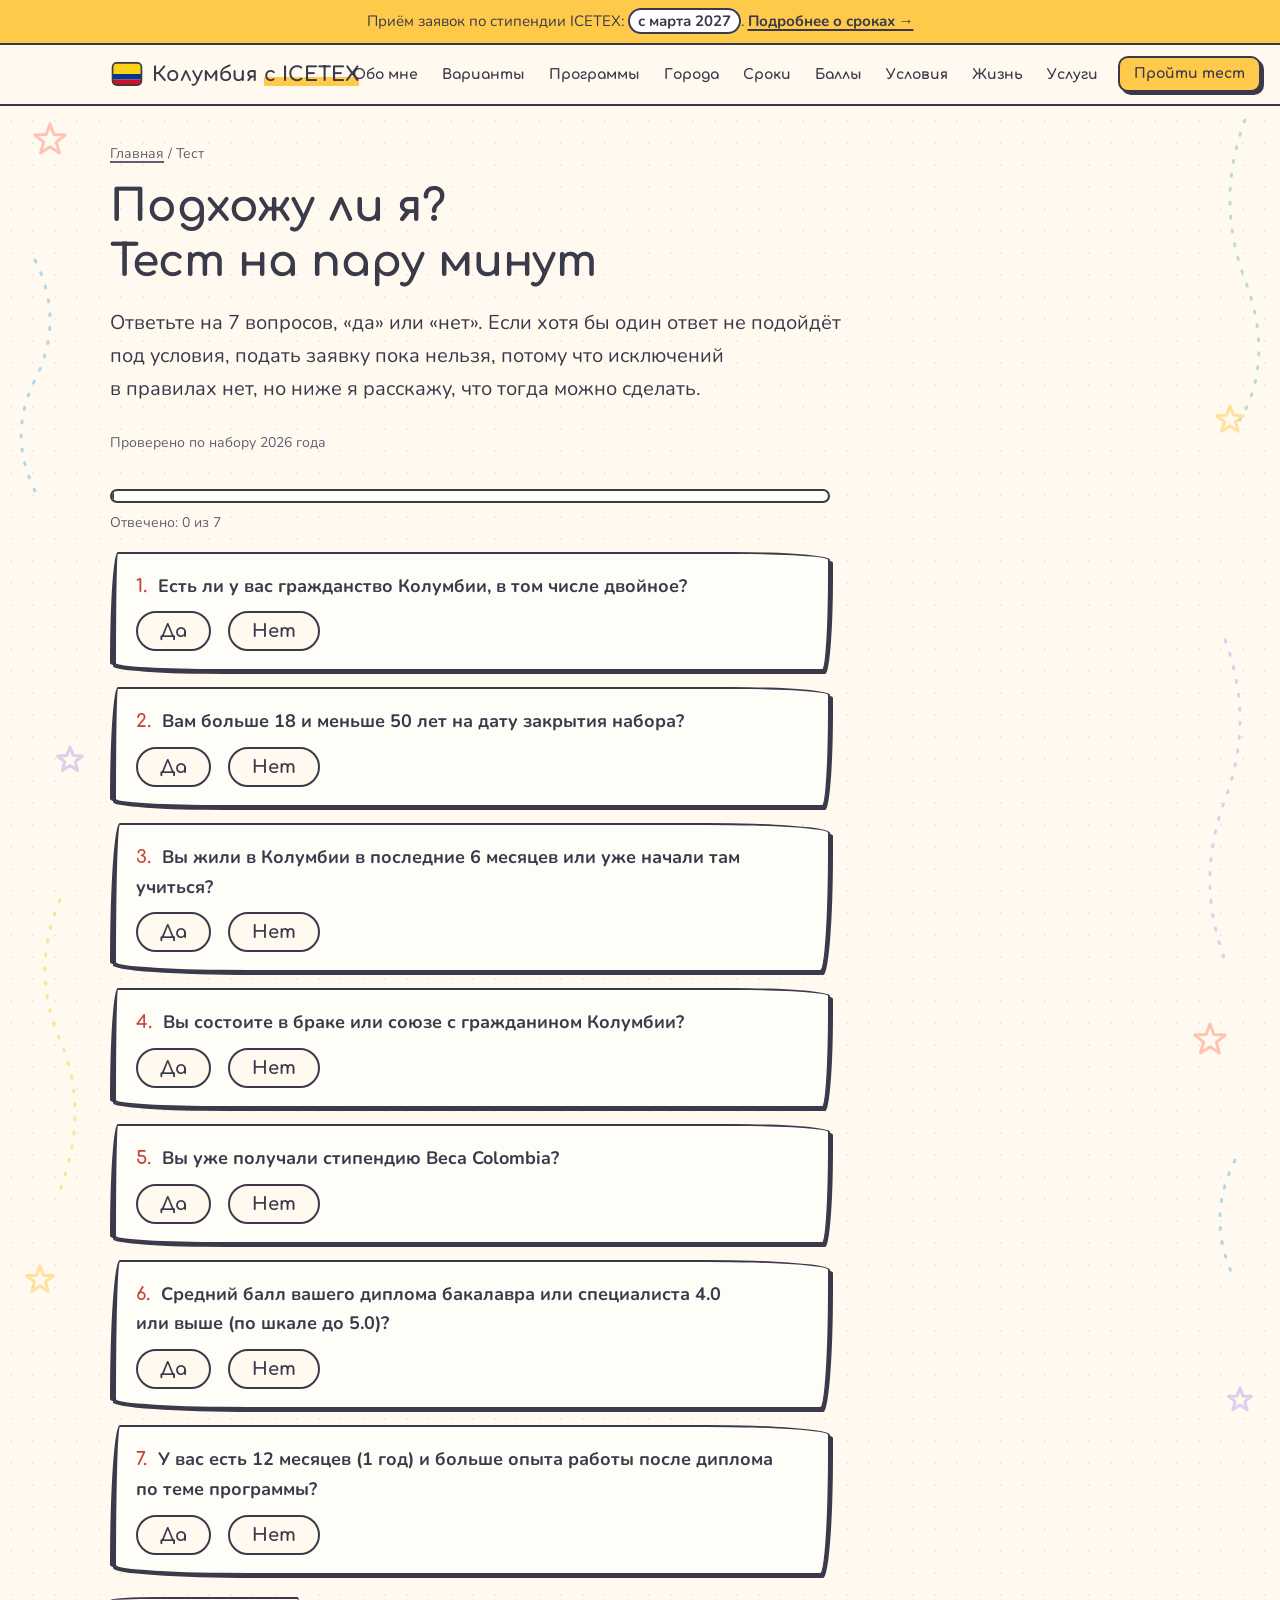
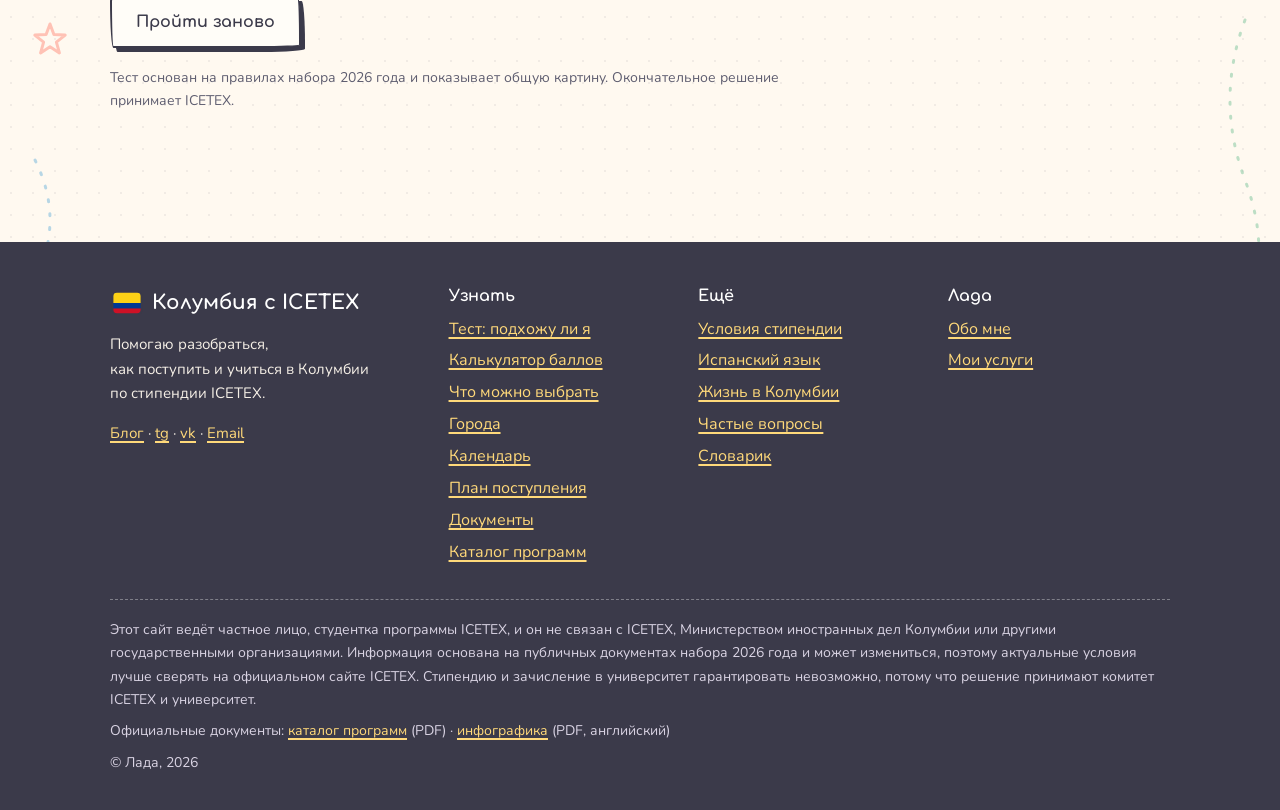
<file: test/index.html>
<!DOCTYPE html>
<html lang="ru">
<head>
<meta charset="utf-8">
<meta name="viewport" content="width=device-width, initial-scale=1">
<title>Подхожу ли я под условия стипендии ICETEX? Тест на пару минут</title>
<meta name="description" content="7 вопросов по правилам набора 2026 года: возраст, гражданство, диплом, средний балл и опыт. Узнайте за две минуты, можно ли вам подавать заявку.">
<meta property="og:type" content="website">
<meta property="og:locale" content="ru_RU">
<meta property="og:title" content="Подхожу ли я под условия стипендии ICETEX? Тест на пару минут">
<meta property="og:description" content="7 вопросов по правилам набора 2026 года: возраст, гражданство, диплом, средний балл и опыт. Узнайте за две минуты, можно ли вам подавать заявку.">
<meta property="og:url" content="https://ladalinda.github.io/co6/test/">
<meta property="og:site_name" content="Колумбия с ICETEX">
<meta property="og:image" content="https://ladalinda.github.io/co6/assets/img/og.png">
<meta property="og:image:width" content="1200">
<meta property="og:image:height" content="630">
<meta name="twitter:card" content="summary_large_image">
<meta name="twitter:title" content="Подхожу ли я под условия стипендии ICETEX? Тест на пару минут">
<meta name="twitter:description" content="7 вопросов по правилам набора 2026 года: возраст, гражданство, диплом, средний балл и опыт. Узнайте за две минуты, можно ли вам подавать заявку.">
<meta name="twitter:image" content="https://ladalinda.github.io/co6/assets/img/og.png">
<meta name="theme-color" content="#FFC94A">
<link rel="icon" href="../assets/img/favicon.svg" type="image/svg+xml">
<link rel="preconnect" href="https://fonts.googleapis.com">
<link rel="preconnect" href="https://fonts.gstatic.com" crossorigin>
<link href="https://fonts.googleapis.com/css2?family=Caveat:wght@600&family=Comfortaa:wght@700&family=Nunito:wght@400;600;700;800&display=swap" rel="stylesheet">
<link rel="stylesheet" href="../assets/css/style.css">
</head>
<body>
<a class="skip-link" href="#main">Перейти к содержимому</a>

<!-- Плашка про ближайший набор: одинаковая на всех страницах -->
<div class="notice" role="note">
 <div class="notice__inner">
  <p>Приём заявок по стипендии ICETEX: <mark class="hl hl--strong">с марта 2027</mark>. <a href="../sroki/">Подробнее о сроках →</a></p>
 </div>
</div>

<header class="site-header">
 <div class="site-header__inner">
  <a class="logo" href="../" aria-label="На главную"><svg viewBox="0 0 40 40" aria-hidden="true"><clipPath id="lgf"><rect x="3" y="7" width="34" height="26" rx="5"/></clipPath><g clip-path="url(#lgf)"><rect x="3" y="7" width="34" height="13" fill="#FCD116"/><rect x="3" y="20" width="34" height="6.5" fill="#003893"/><rect x="3" y="26.5" width="34" height="6.5" fill="#CE1126"/></g><rect x="3" y="7" width="34" height="26" rx="5" fill="none" stroke="#3B3A4A" stroke-width="2"/></svg><span>Колумбия <em>с ICETEX</em></span></a>
  <button class="menu-toggle" type="button" aria-expanded="false" aria-controls="site-nav">Меню</button>
  <nav class="nav" id="site-nav" aria-label="Основное меню">
   <a href="../obo-mne/">Обо мне</a><a href="../varianty/">Варианты</a><a href="../katalog/">Программы</a><a href="../goroda/">Города</a><a href="../sroki/">Сроки</a><a href="../baly/">Баллы</a><a href="../usloviya/">Условия</a><a href="../byudzhet/">Жизнь</a><a href="../uslugi/">Услуги</a>
   <a class="btn" href="../test/">Пройти тест</a>
  </nav>
 </div>
</header>

<main id="main">
<section class="page-head"><div class="container"><nav class="crumbs" aria-label="Хлебные крошки"><a href="../">Главная</a> / Тест</nav><h1>Подхожу ли я?<br>Тест на пару минут</h1><p class="lead">Ответьте на 7 вопросов, «да» или «нет». Если хотя бы один ответ не подойдёт под условия, подать заявку пока нельзя, потому что исключений в правилах нет, но ниже я расскажу, что тогда можно сделать.</p><span class="checked">Проверено по <span data-cfg-date>набору 2026 года</span></span></div></section>
<section class="section" style="padding-top:8px"><div class="container"><div class="text">
 <div class="quiz-progress" role="progressbar" aria-label="Прогресс теста"><i id="quiz-bar"></i></div>
 <p class="quiz-progress-label" id="quiz-bar-label" aria-live="polite">Отвечено: 0 из 7</p>
 <form id="quiz" class="quiz" onsubmit="return false"><div class="q" data-short="У вас есть колумбийское гражданство"><fieldset><legend><span class="q__num">1.</span> Есть ли у вас гражданство Колумбии, в том числе двойное?</legend>
<label class="choice"><input type="radio" name="q1" value="no" required><span>Да</span></label>
<label class="choice"><input type="radio" name="q1" value="yes"><span>Нет</span></label></fieldset></div>
<div class="q" data-short="Возраст должен быть старше 18 и младше 50 лет на дату закрытия набора"><fieldset><legend><span class="q__num">2.</span> Вам больше 18 и меньше 50 лет на дату закрытия набора?</legend>
<label class="choice"><input type="radio" name="q2" value="yes" required><span>Да</span></label>
<label class="choice"><input type="radio" name="q2" value="no"><span>Нет</span></label></fieldset></div>
<div class="q" data-short="Вы жили в Колумбии в последние 6 месяцев или уже начали там учиться"><fieldset><legend><span class="q__num">3.</span> Вы жили в Колумбии в последние 6 месяцев или уже начали там учиться?</legend>
<label class="choice"><input type="radio" name="q3" value="no" required><span>Да</span></label>
<label class="choice"><input type="radio" name="q3" value="yes"><span>Нет</span></label></fieldset></div>
<div class="q" data-short="Вы состоите в браке или союзе с гражданином Колумбии"><fieldset><legend><span class="q__num">4.</span> Вы состоите в браке или союзе с гражданином Колумбии?</legend>
<label class="choice"><input type="radio" name="q4" value="no" required><span>Да</span></label>
<label class="choice"><input type="radio" name="q4" value="yes"><span>Нет</span></label></fieldset></div>
<div class="q" data-short="Вы уже получали Beca Colombia"><fieldset><legend><span class="q__num">5.</span> Вы уже получали стипендию Beca Colombia?</legend>
<label class="choice"><input type="radio" name="q5" value="no" required><span>Да</span></label>
<label class="choice"><input type="radio" name="q5" value="yes"><span>Нет</span></label></fieldset></div>
<div class="q" data-short="Средний балл диплома ниже 4.0 из 5.0 или диплома пока нет"><fieldset><legend><span class="q__num">6.</span> Средний балл вашего диплома бакалавра или специалиста 4.0 или выше (по шкале до 5.0)?</legend>
<label class="choice"><input type="radio" name="q6" value="yes" required><span>Да</span></label>
<label class="choice"><input type="radio" name="q6" value="no"><span>Нет</span></label></fieldset></div>
<div class="q" data-short="Опыта по теме программы меньше 12 месяцев"><fieldset><legend><span class="q__num">7.</span> У вас есть 12 месяцев (1 год) и больше опыта работы после диплома по теме программы?</legend>
<label class="choice"><input type="radio" name="q7" value="yes" required><span>Да</span></label>
<label class="choice"><input type="radio" name="q7" value="no"><span>Нет</span></label></fieldset></div>
</form>

 <div class="result card card--mint" id="quiz-ok" role="status">
  <h2>Вы подходите под условия</h2>
  <p>Следующий шаг это выбрать программу и написать университетам, поэтому откройте страницу «План поступления».</p>
  <div class="btn-row"><a class="btn" href="../plan/">Открыть план</a><a class="btn btn--ghost" href="../uslugi/#zapis">Написать Ладе</a></div>
 </div>
 <div class="result card card--sun" id="quiz-no" role="status">
  <h2>Сейчас подать заявку не получится</h2>
  <p>Вот что не сошлось с условиями:</p>
  <ul id="quiz-fails"></ul>
  <p>Но если дело только в опыте или баллах, к следующему набору можно подготовиться, и я с радостью помогу вам составить план.</p>
  <div class="btn-row"><a class="btn" href="../uslugi/#zapis">Написать Ладе</a><a class="btn btn--ghost" href="../sroki/">Когда следующий набор</a></div>
 </div>
 <p style="margin-top:22px"><button class="btn btn--ghost" type="button" id="quiz-reset" style="width:auto">Пройти заново</button></p>
 <p class="count-note">Тест основан на правилах набора 2026 года и показывает общую картину. Окончательное решение принимает ICETEX.</p>
</div></div></section>

</main>



<footer class="site-footer">
 <div class="container">
  <div class="footer__grid">
   <div class="footer__about">
    <a class="logo" href="../" style="color:#fff"><svg viewBox="0 0 40 40" aria-hidden="true"><clipPath id="lgf2"><rect x="3" y="7" width="34" height="26" rx="5"/></clipPath><g clip-path="url(#lgf2)"><rect x="3" y="7" width="34" height="13" fill="#FCD116"/><rect x="3" y="20" width="34" height="6.5" fill="#003893"/><rect x="3" y="26.5" width="34" height="6.5" fill="#CE1126"/></g><rect x="3" y="7" width="34" height="26" rx="5" fill="none" stroke="#3B3A4A" stroke-width="2"/></svg><span>Колумбия с ICETEX</span></a>
    <p style="margin-top:12px">Помогаю разобраться, как поступить и учиться в Колумбии по стипендии ICETEX.</p>
    <p><a data-cfg="instagram" class="is-todo " href="#">Блог</a> · <a data-cfg="telegram" class="is-todo " href="#">tg</a> · <a data-cfg="vk" class="is-todo " href="#">vk</a> · <a data-cfg="email" class="is-todo " href="#">Email</a></p>
   </div>
   <div><h4>Узнать</h4><ul><li><a href="../test/">Тест: подхожу ли я</a></li><li><a href="../baly/">Калькулятор баллов</a></li><li><a href="../varianty/">Что можно выбрать</a></li><li><a href="../goroda/">Города</a></li><li><a href="../sroki/">Календарь</a></li><li><a href="../plan/">План поступления</a></li><li><a href="../dokumenty/">Документы</a></li><li><a href="../katalog/">Каталог программ</a></li></ul></div>
   <div><h4>Ещё</h4><ul><li><a href="../usloviya/">Условия стипендии</a></li><li><a href="../ispanskij/">Испанский язык</a></li><li><a href="../byudzhet/">Жизнь в Колумбии</a></li><li><a href="../voprosy/">Частые вопросы</a></li><li><a href="../slovar/">Словарик</a></li></ul></div>
   <div><h4>Лада</h4><ul><li><a href="../obo-mne/">Обо мне</a></li><li><a href="../uslugi/">Мои услуги</a></li></ul></div>
  </div>
  <div class="disclaimer">
   <p>Этот сайт ведёт частное лицо, студентка программы ICETEX, и он не связан с ICETEX, Министерством иностранных дел Колумбии или другими государственными организациями. Информация основана на публичных документах набора 2026 года и может измениться, поэтому актуальные условия лучше сверять на официальном сайте ICETEX. Стипендию и зачисление в университет гарантировать невозможно, потому что решение принимают комитет ICETEX и университет.</p>
   <p>Официальные документы: <a data-cfg="catalog" href="#">каталог программ</a> (PDF) · <a data-cfg="info" href="#">инфографика</a> (PDF, английский)</p>
   <p>© Лада, 2026</p>
  </div>
 </div>
</footer>

<script src="../assets/js/config.js"></script>
<script src="../assets/js/main.js"></script>
</body>
</html>
</file>
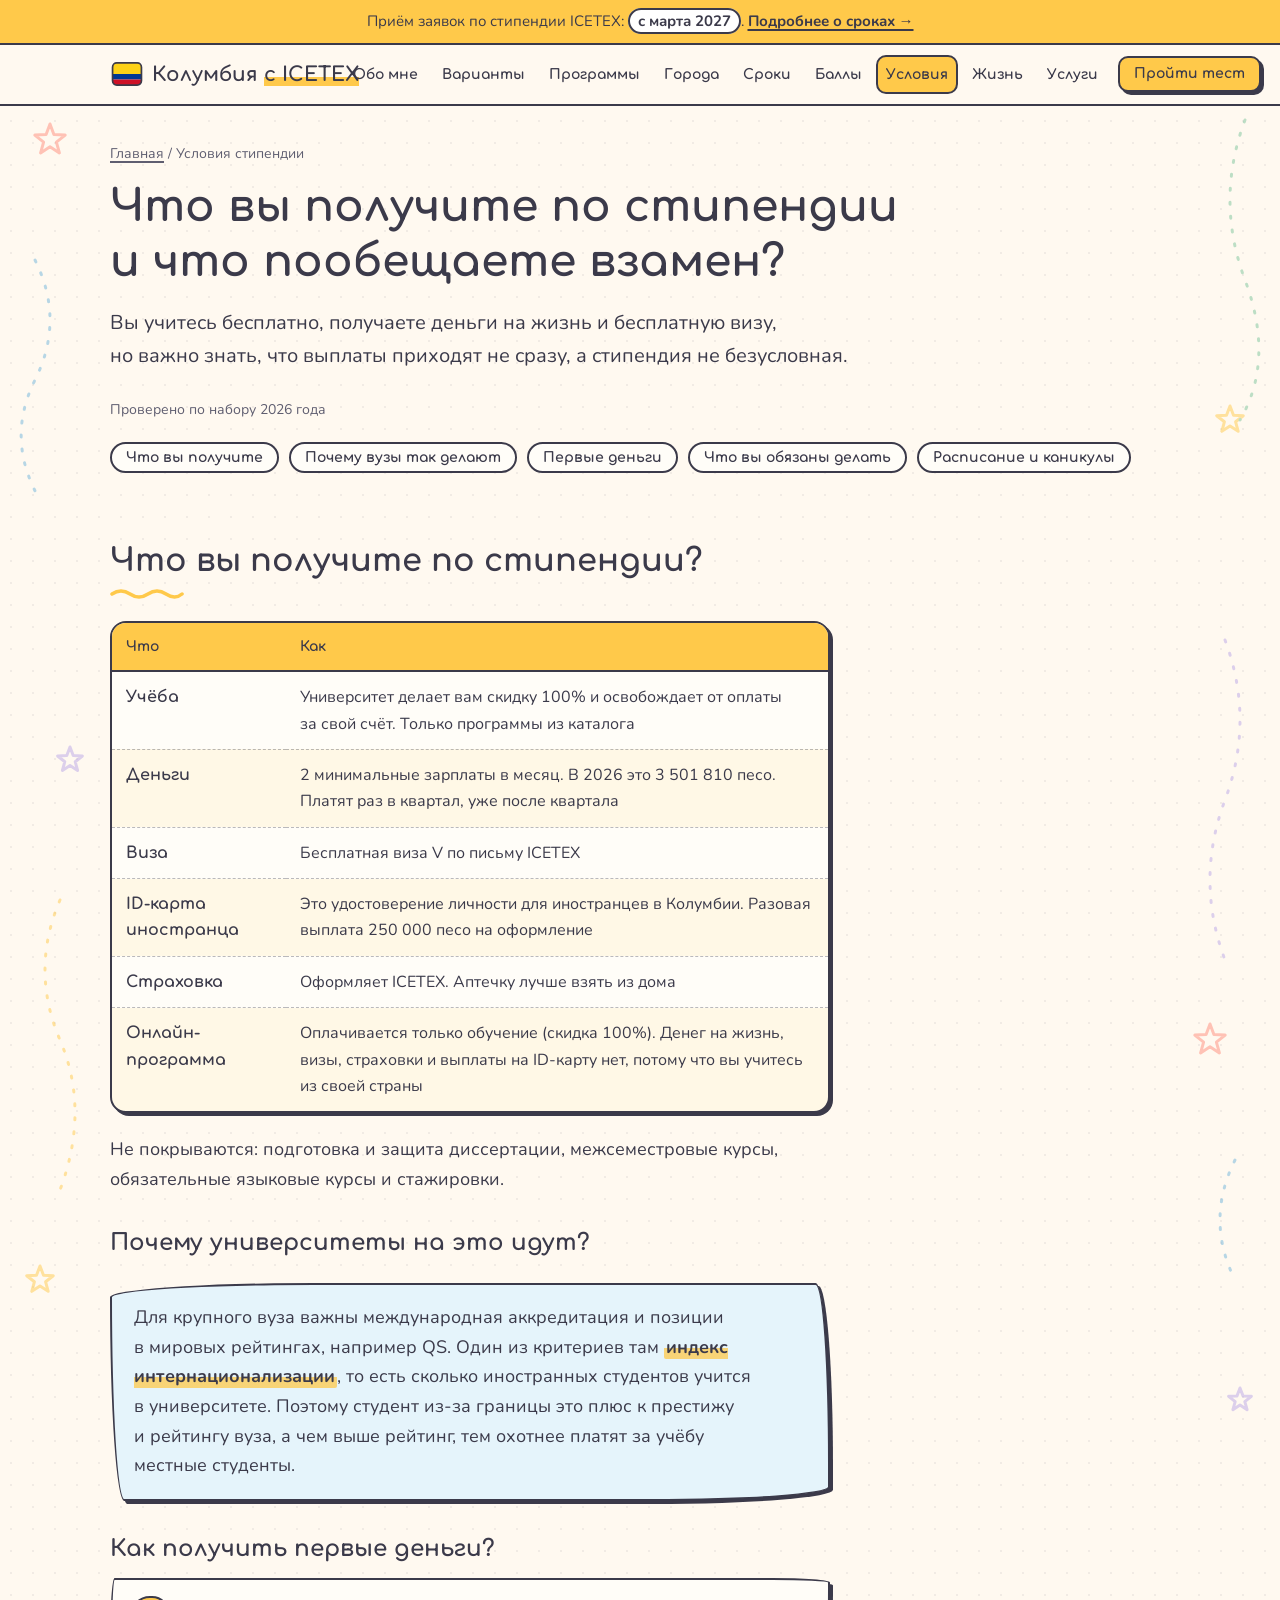
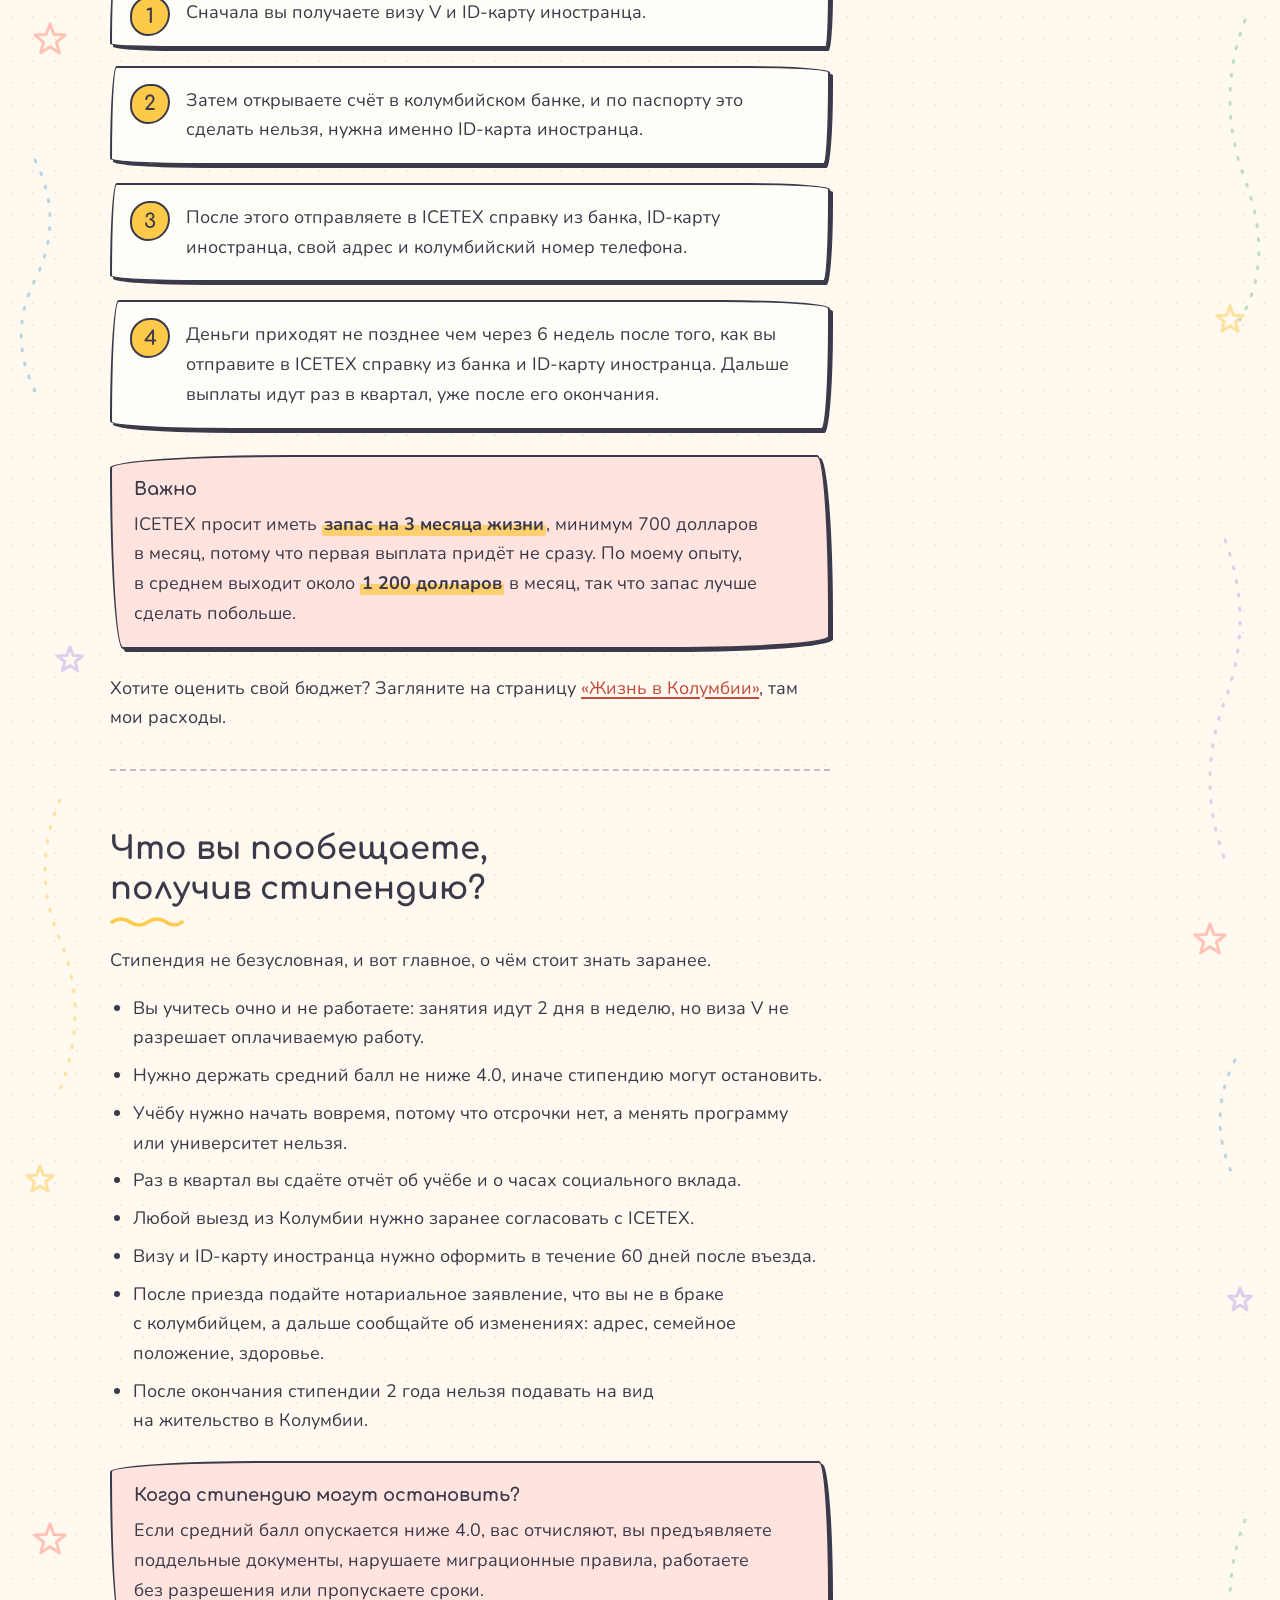
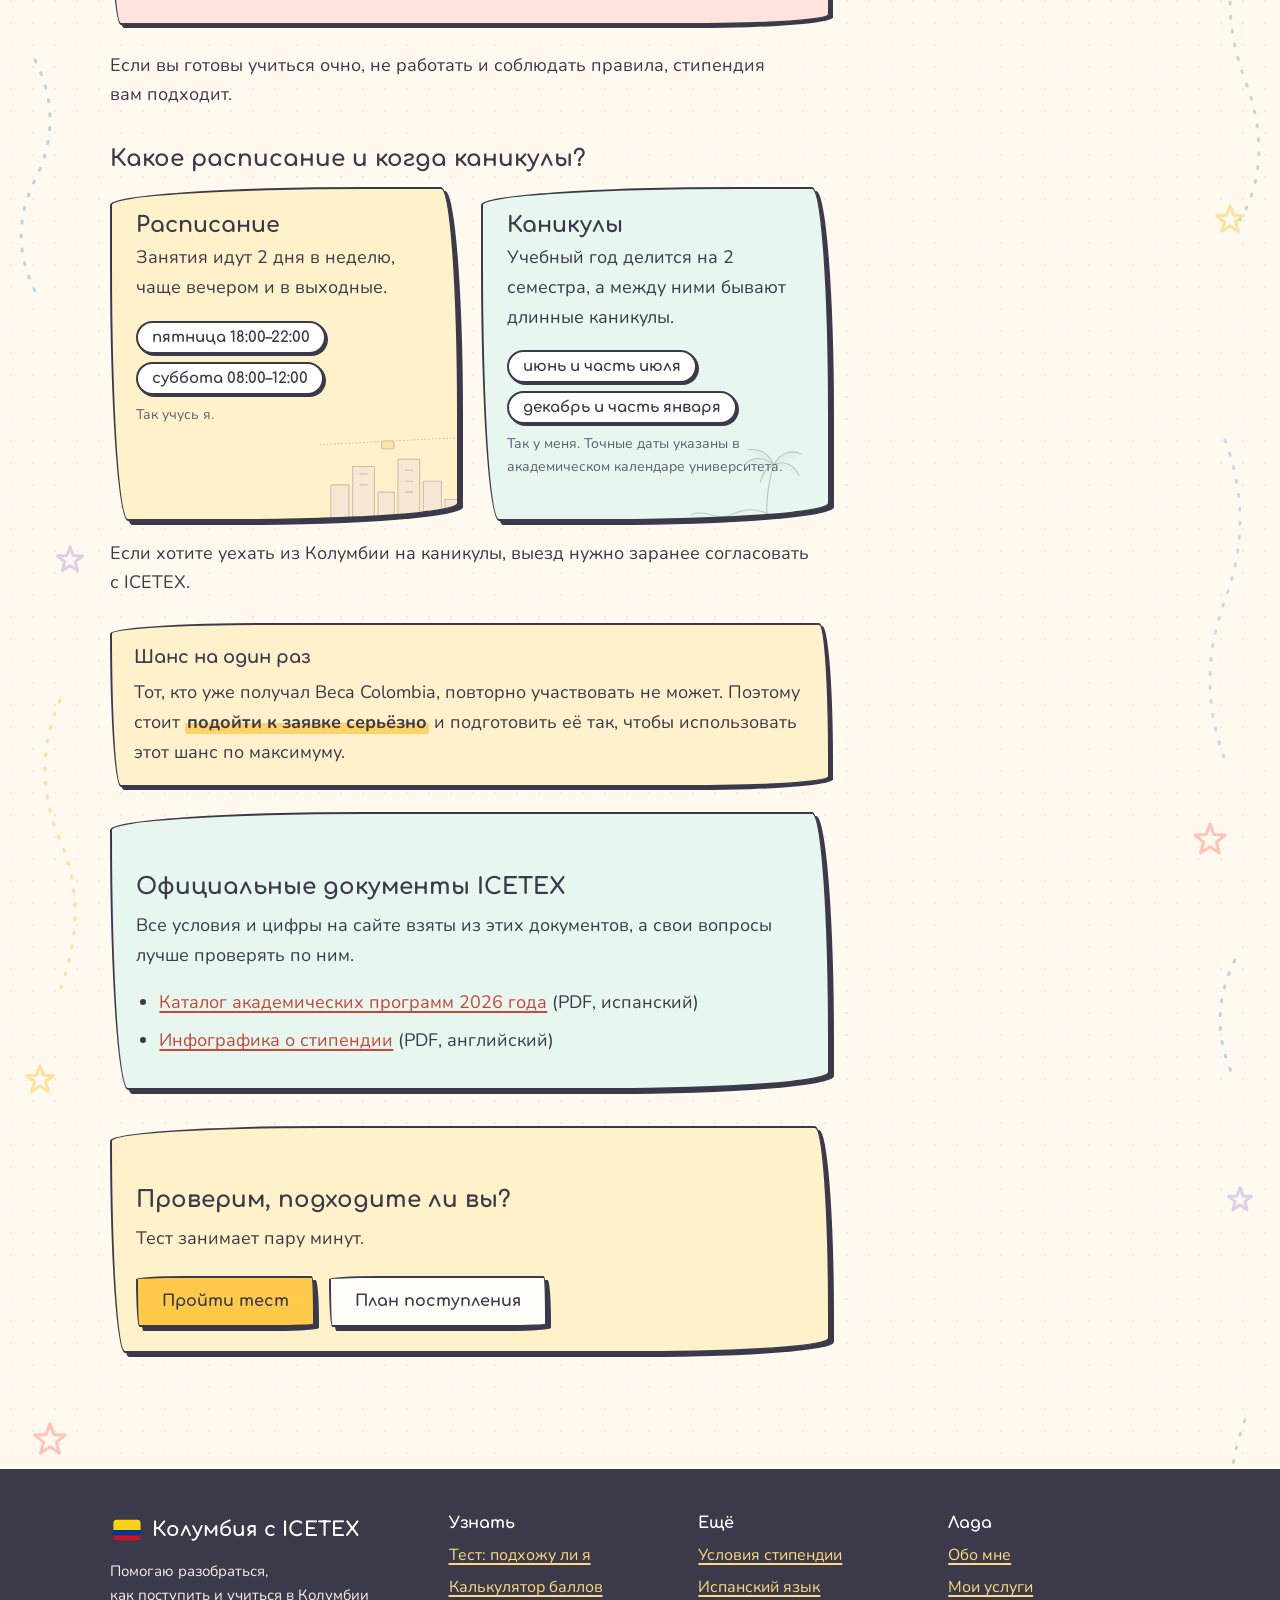
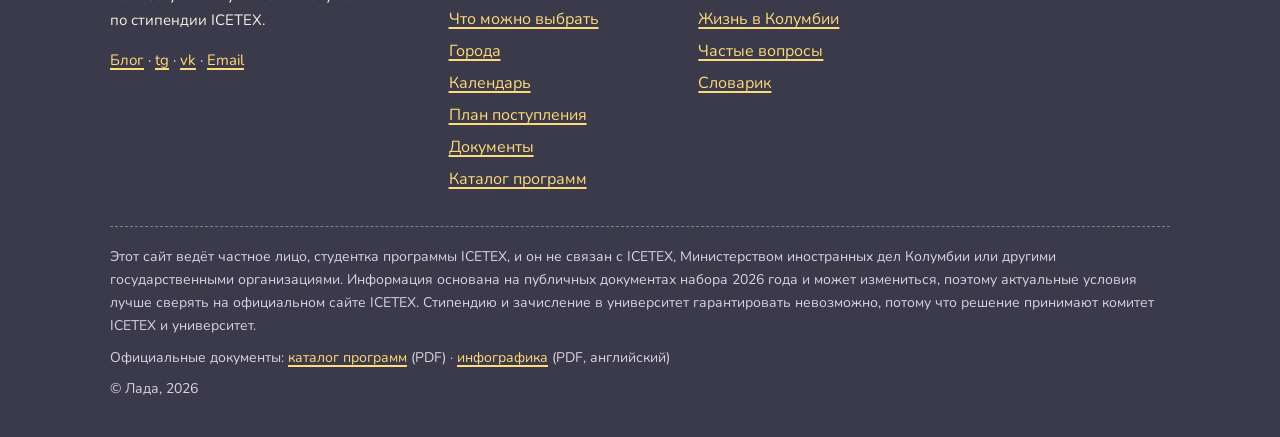
<file: usloviya/index.html>
<!DOCTYPE html>
<html lang="ru">
<head>
<meta charset="utf-8">
<meta name="viewport" content="width=device-width, initial-scale=1">
<title>Что даёт стипендия ICETEX и какие у неё условия</title>
<meta name="description" content="Что оплачивает стипендия, сколько платят в месяц, как получить первые деньги и какие обязанности у стипендиата.">
<meta property="og:type" content="website">
<meta property="og:locale" content="ru_RU">
<meta property="og:title" content="Что даёт стипендия ICETEX и какие у неё условия">
<meta property="og:description" content="Что оплачивает стипендия, сколько платят в месяц, как получить первые деньги и какие обязанности у стипендиата.">
<meta property="og:url" content="https://ladalinda.github.io/co6/usloviya/">
<meta property="og:site_name" content="Колумбия с ICETEX">
<meta property="og:image" content="https://ladalinda.github.io/co6/assets/img/og.png">
<meta property="og:image:width" content="1200">
<meta property="og:image:height" content="630">
<meta name="twitter:card" content="summary_large_image">
<meta name="twitter:title" content="Что даёт стипендия ICETEX и какие у неё условия">
<meta name="twitter:description" content="Что оплачивает стипендия, сколько платят в месяц, как получить первые деньги и какие обязанности у стипендиата.">
<meta name="twitter:image" content="https://ladalinda.github.io/co6/assets/img/og.png">
<meta name="theme-color" content="#FFC94A">
<link rel="icon" href="../assets/img/favicon.svg" type="image/svg+xml">
<link rel="preconnect" href="https://fonts.googleapis.com">
<link rel="preconnect" href="https://fonts.gstatic.com" crossorigin>
<link href="https://fonts.googleapis.com/css2?family=Caveat:wght@600&family=Comfortaa:wght@700&family=Nunito:wght@400;600;700;800&display=swap" rel="stylesheet">
<link rel="stylesheet" href="../assets/css/style.css">
</head>
<body>
<a class="skip-link" href="#main">Перейти к содержимому</a>

<!-- Плашка про ближайший набор: одинаковая на всех страницах -->
<div class="notice" role="note">
 <div class="notice__inner">
  <p>Приём заявок по стипендии ICETEX: <mark class="hl hl--strong">с марта 2027</mark>. <a href="../sroki/">Подробнее о сроках →</a></p>
 </div>
</div>

<header class="site-header">
 <div class="site-header__inner">
  <a class="logo" href="../" aria-label="На главную"><svg viewBox="0 0 40 40" aria-hidden="true"><clipPath id="lgf"><rect x="3" y="7" width="34" height="26" rx="5"/></clipPath><g clip-path="url(#lgf)"><rect x="3" y="7" width="34" height="13" fill="#FCD116"/><rect x="3" y="20" width="34" height="6.5" fill="#003893"/><rect x="3" y="26.5" width="34" height="6.5" fill="#CE1126"/></g><rect x="3" y="7" width="34" height="26" rx="5" fill="none" stroke="#3B3A4A" stroke-width="2"/></svg><span>Колумбия <em>с ICETEX</em></span></a>
  <button class="menu-toggle" type="button" aria-expanded="false" aria-controls="site-nav">Меню</button>
  <nav class="nav" id="site-nav" aria-label="Основное меню">
   <a href="../obo-mne/">Обо мне</a><a href="../varianty/">Варианты</a><a href="../katalog/">Программы</a><a href="../goroda/">Города</a><a href="../sroki/">Сроки</a><a href="../baly/">Баллы</a><a href="../usloviya/" aria-current="page">Условия</a><a href="../byudzhet/">Жизнь</a><a href="../uslugi/">Услуги</a>
   <a class="btn" href="../test/">Пройти тест</a>
  </nav>
 </div>
</header>

<main id="main">
<section class="page-head"><div class="container"><nav class="crumbs" aria-label="Хлебные крошки"><a href="../">Главная</a> / Условия стипендии</nav><h1>Что вы получите по стипендии<br>и что пообещаете взамен?</h1><p class="lead">Вы учитесь бесплатно, получаете деньги на жизнь и бесплатную визу, но важно знать, что выплаты приходят не сразу, а стипендия не безусловная.</p><span class="checked">Проверено по <span data-cfg-date>набору 2026 года</span></span><div style="margin-top:18px"><ul class="toc"><li><a href="#daet">Что вы получите</a></li><li><a href="#pochemu">Почему вузы так делают</a></li><li><a href="#pervye-dengi">Первые деньги</a></li><li><a href="#obyazannosti">Что вы обязаны делать</a></li><li><a href="#raspisanie">Расписание и каникулы</a></li></ul></div></div></section><section class="section" style="padding-top:8px"><div class="container"><div class="text prose">
<h2 id="daet">Что вы получите по стипендии?</h2>
<div class="table-wrap "><table><thead><tr><th scope="col">Что</th><th scope="col">Как</th></tr></thead><tbody><tr><td><strong>Учёба</strong></td><td>Университет делает вам скидку 100% и освобождает от оплаты за свой счёт. Только программы из каталога</td></tr><tr><td><strong>Деньги</strong></td><td>2 минимальные зарплаты в месяц. В 2026 это 3 501 810 песо. Платят раз в квартал, уже после квартала</td></tr><tr><td><strong>Виза</strong></td><td>Бесплатная виза V по письму ICETEX</td></tr><tr><td><strong>ID-карта иностранца</strong></td><td>Это удостоверение личности для иностранцев в Колумбии. Разовая выплата 250 000 песо на оформление</td></tr><tr><td><strong>Страховка</strong></td><td>Оформляет ICETEX. Аптечку лучше взять из дома</td></tr><tr><td><strong>Онлайн-программа</strong></td><td>Оплачивается только обучение (скидка 100%). Денег на жизнь, визы, страховки и выплаты на ID-карту нет, потому что вы учитесь из своей страны</td></tr></tbody></table></div>
<p>Не покрываются: подготовка и защита диссертации, межсеместровые курсы, обязательные языковые курсы и стажировки.</p>

<h3 id="pochemu">Почему университеты на это идут?</h3>
<div class="callout callout--sky"><p>Для крупного вуза важны международная аккредитация и позиции в мировых рейтингах, например QS. Один из критериев там <mark class="hl">индекс интернационализации</mark>, то есть сколько иностранных студентов учится в университете. Поэтому студент из-за границы это плюс к престижу и рейтингу вуза, а чем выше рейтинг, тем охотнее платят за учёбу местные студенты.</p></div>

<h3 id="pervye-dengi">Как получить первые деньги?</h3>
<ol class="steps">
 <li>Сначала вы получаете визу V и ID-карту иностранца.</li>
 <li>Затем открываете счёт в колумбийском банке, и по паспорту это сделать нельзя, нужна именно ID-карта иностранца.</li>
 <li>После этого отправляете в ICETEX справку из банка, ID-карту иностранца, свой адрес и колумбийский номер телефона.</li>
 <li>Деньги приходят не позднее чем через 6 недель после того, как вы отправите в ICETEX справку из банка и ID-карту иностранца. Дальше выплаты идут раз в квартал, уже после его окончания.</li>
</ol>
<div class="callout callout--coral"><strong class="callout__title">Важно</strong><p>ICETEX просит иметь <mark class="hl">запас на 3 месяца жизни</mark>, минимум 700 долларов в месяц, потому что первая выплата придёт не сразу. По моему опыту, в среднем выходит около <mark class="hl">1 200 долларов</mark> в месяц, так что запас лучше сделать побольше.</p></div>
<p>Хотите оценить свой бюджет? Загляните на страницу <a href="../byudzhet/">«Жизнь в Колумбии»</a>, там мои расходы.</p>

<hr>
<h2 id="obyazannosti">Что вы пообещаете, получив стипендию?</h2>
<p>Стипендия не безусловная, и вот главное, о чём стоит знать заранее.</p>
<ul>
 <li>Вы учитесь очно и не работаете: занятия идут 2 дня в неделю, но виза V не разрешает оплачиваемую работу.</li>
 <li>Нужно держать средний балл не ниже 4.0, иначе стипендию могут остановить.</li>
 <li>Учёбу нужно начать вовремя, потому что отсрочки нет, а менять программу или университет нельзя.</li>
 <li>Раз в квартал вы сдаёте отчёт об учёбе и о часах социального вклада.</li>
 <li>Любой выезд из Колумбии нужно заранее согласовать с ICETEX.</li>
 <li>Визу и ID-карту иностранца нужно оформить в течение 60 дней после въезда.</li>
 <li>После приезда подайте нотариальное заявление, что вы не в браке с колумбийцем, а дальше сообщайте об изменениях: адрес, семейное положение, здоровье.</li>
 <li>После окончания стипендии 2 года нельзя подавать на вид на жительство в Колумбии.</li>
</ul>
<div class="callout callout--coral"><strong class="callout__title">Когда стипендию могут остановить?</strong><p>Если средний балл опускается ниже 4.0, вас отчисляют, вы предъявляете поддельные документы, нарушаете миграционные правила, работаете без разрешения или пропускаете сроки.</p></div>
<p>Если вы готовы учиться очно, не работать и соблюдать правила, стипендия вам подходит.</p>
<h3 id="raspisanie">Какое расписание и когда каникулы?</h3>
<div class="grid grid--2 sched">
 <div class="card card--sun bg-city"><h4 class="sched__t">Расписание</h4><p>Занятия идут 2 дня в неделю, чаще вечером и в выходные.</p><p class="chips"><span class="chip">пятница 18:00–22:00</span><span class="chip">суббота 08:00–12:00</span></p><p class="chip-note">Так учусь я.</p></div>
 <div class="card card--mint bg-palms"><h4 class="sched__t">Каникулы</h4><p>Учебный год делится на 2 семестра, а между ними бывают длинные каникулы.</p><p class="chips"><span class="chip">июнь и часть июля</span><span class="chip">декабрь и часть января</span></p><p class="chip-note">Так у меня. Точные даты указаны в академическом календаре университета.</p></div>
</div>
<p>Если хотите уехать из Колумбии на каникулы, выезд нужно заранее согласовать с ICETEX.</p>
<div class="callout callout--sun"><strong class="callout__title">Шанс на один раз</strong><p>Тот, кто уже получал Beca Colombia, повторно участвовать не может. Поэтому стоит <mark class="hl">подойти к заявке серьёзно</mark> и подготовить её так, чтобы использовать этот шанс по максимуму.</p></div>
<div class="card card--mint docs-box"><h3>Официальные документы ICETEX</h3><p>Все условия и цифры на сайте взяты из этих документов, а свои вопросы лучше проверять по ним.</p><ul><li><a data-cfg="catalog" href="#">Каталог академических программ 2026 года</a> (PDF, испанский)</li><li><a data-cfg="info" href="#">Инфографика о стипендии</a> (PDF, английский)</li></ul></div><div class="card card--sun cta-box"><h3>Проверим, подходите ли вы?</h3><p>Тест занимает пару минут.</p><div class="btn-row"><a class="btn " href="../test/">Пройти тест</a><a class="btn btn--ghost" href="../plan/">План поступления</a></div></div></div></div></section>
</main>

<div class="float-cta"><a class="btn" href="../test/">Пройти тест</a></div>

<footer class="site-footer">
 <div class="container">
  <div class="footer__grid">
   <div class="footer__about">
    <a class="logo" href="../" style="color:#fff"><svg viewBox="0 0 40 40" aria-hidden="true"><clipPath id="lgf2"><rect x="3" y="7" width="34" height="26" rx="5"/></clipPath><g clip-path="url(#lgf2)"><rect x="3" y="7" width="34" height="13" fill="#FCD116"/><rect x="3" y="20" width="34" height="6.5" fill="#003893"/><rect x="3" y="26.5" width="34" height="6.5" fill="#CE1126"/></g><rect x="3" y="7" width="34" height="26" rx="5" fill="none" stroke="#3B3A4A" stroke-width="2"/></svg><span>Колумбия с ICETEX</span></a>
    <p style="margin-top:12px">Помогаю разобраться, как поступить и учиться в Колумбии по стипендии ICETEX.</p>
    <p><a data-cfg="instagram" class="is-todo " href="#">Блог</a> · <a data-cfg="telegram" class="is-todo " href="#">tg</a> · <a data-cfg="vk" class="is-todo " href="#">vk</a> · <a data-cfg="email" class="is-todo " href="#">Email</a></p>
   </div>
   <div><h4>Узнать</h4><ul><li><a href="../test/">Тест: подхожу ли я</a></li><li><a href="../baly/">Калькулятор баллов</a></li><li><a href="../varianty/">Что можно выбрать</a></li><li><a href="../goroda/">Города</a></li><li><a href="../sroki/">Календарь</a></li><li><a href="../plan/">План поступления</a></li><li><a href="../dokumenty/">Документы</a></li><li><a href="../katalog/">Каталог программ</a></li></ul></div>
   <div><h4>Ещё</h4><ul><li><a href="../usloviya/">Условия стипендии</a></li><li><a href="../ispanskij/">Испанский язык</a></li><li><a href="../byudzhet/">Жизнь в Колумбии</a></li><li><a href="../voprosy/">Частые вопросы</a></li><li><a href="../slovar/">Словарик</a></li></ul></div>
   <div><h4>Лада</h4><ul><li><a href="../obo-mne/">Обо мне</a></li><li><a href="../uslugi/">Мои услуги</a></li></ul></div>
  </div>
  <div class="disclaimer">
   <p>Этот сайт ведёт частное лицо, студентка программы ICETEX, и он не связан с ICETEX, Министерством иностранных дел Колумбии или другими государственными организациями. Информация основана на публичных документах набора 2026 года и может измениться, поэтому актуальные условия лучше сверять на официальном сайте ICETEX. Стипендию и зачисление в университет гарантировать невозможно, потому что решение принимают комитет ICETEX и университет.</p>
   <p>Официальные документы: <a data-cfg="catalog" href="#">каталог программ</a> (PDF) · <a data-cfg="info" href="#">инфографика</a> (PDF, английский)</p>
   <p>© Лада, 2026</p>
  </div>
 </div>
</footer>

<script src="../assets/js/config.js"></script>
<script src="../assets/js/main.js"></script>
</body>
</html>
</file>
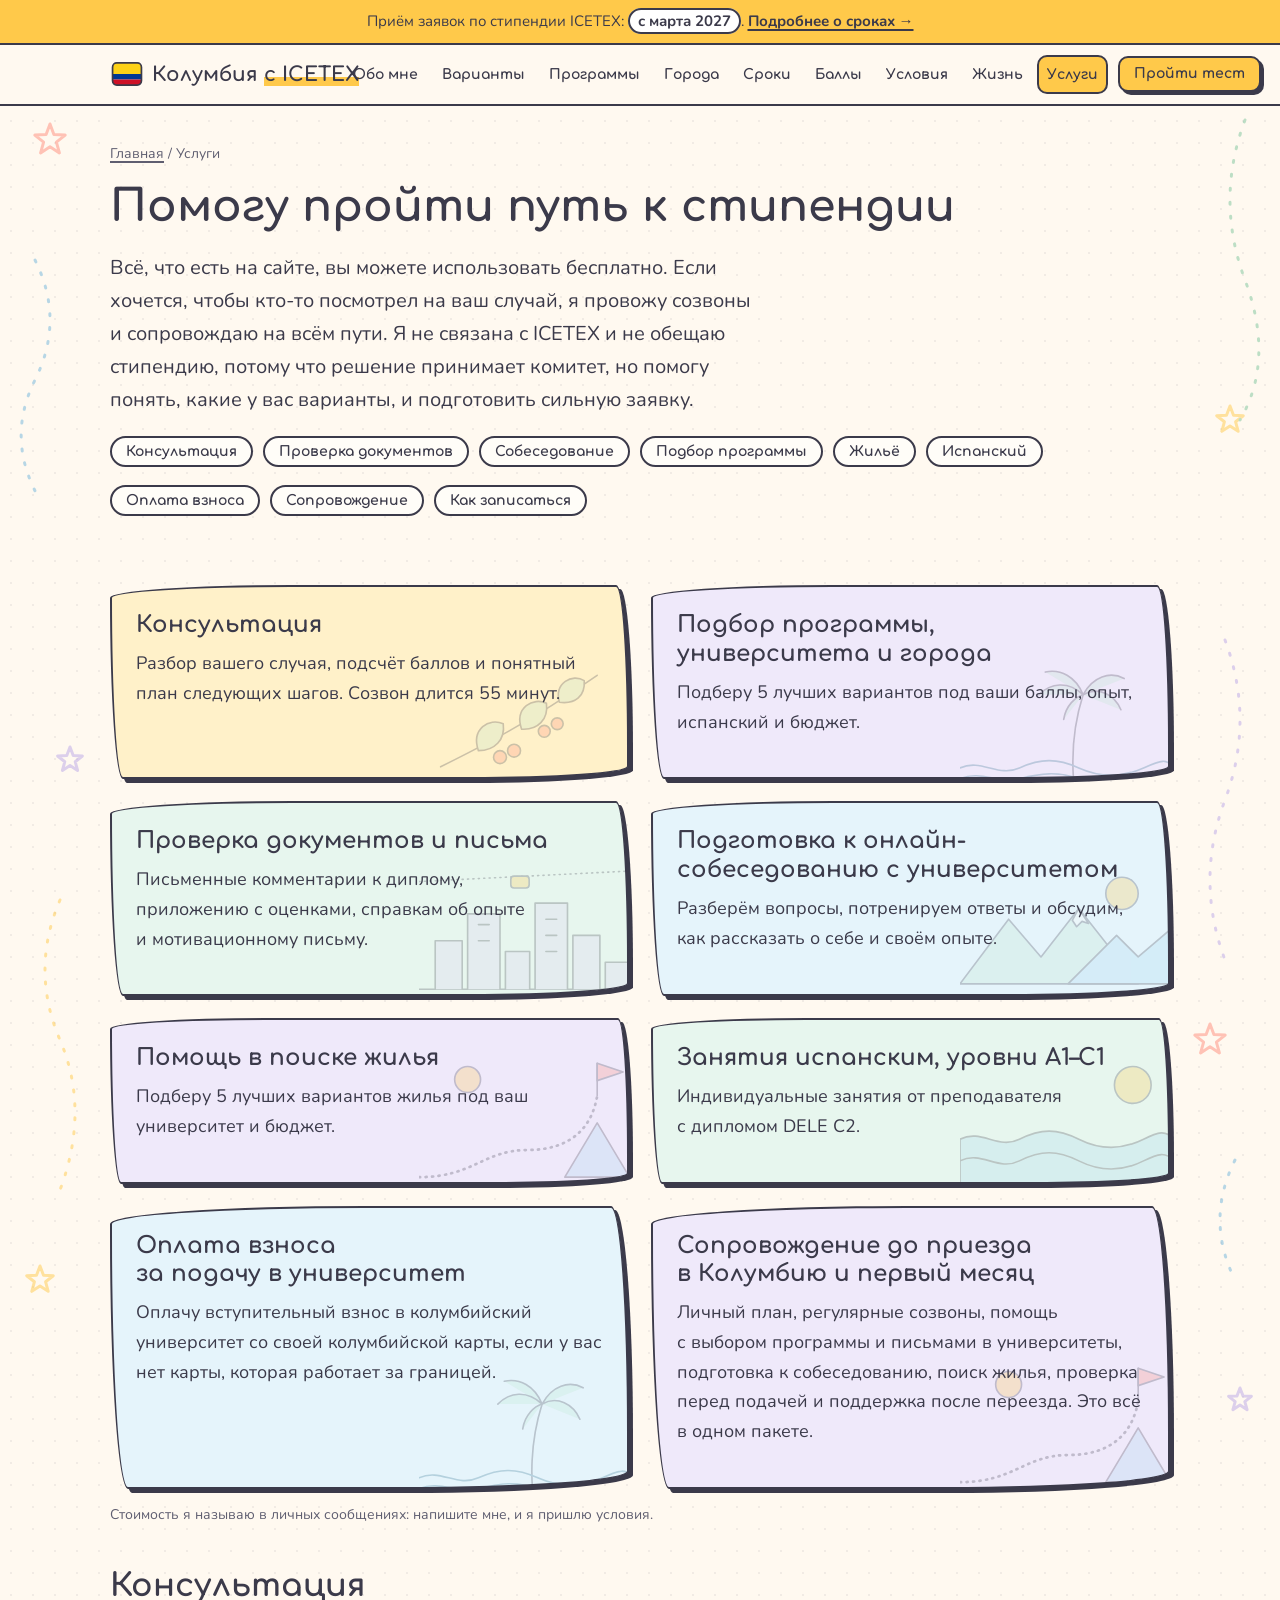
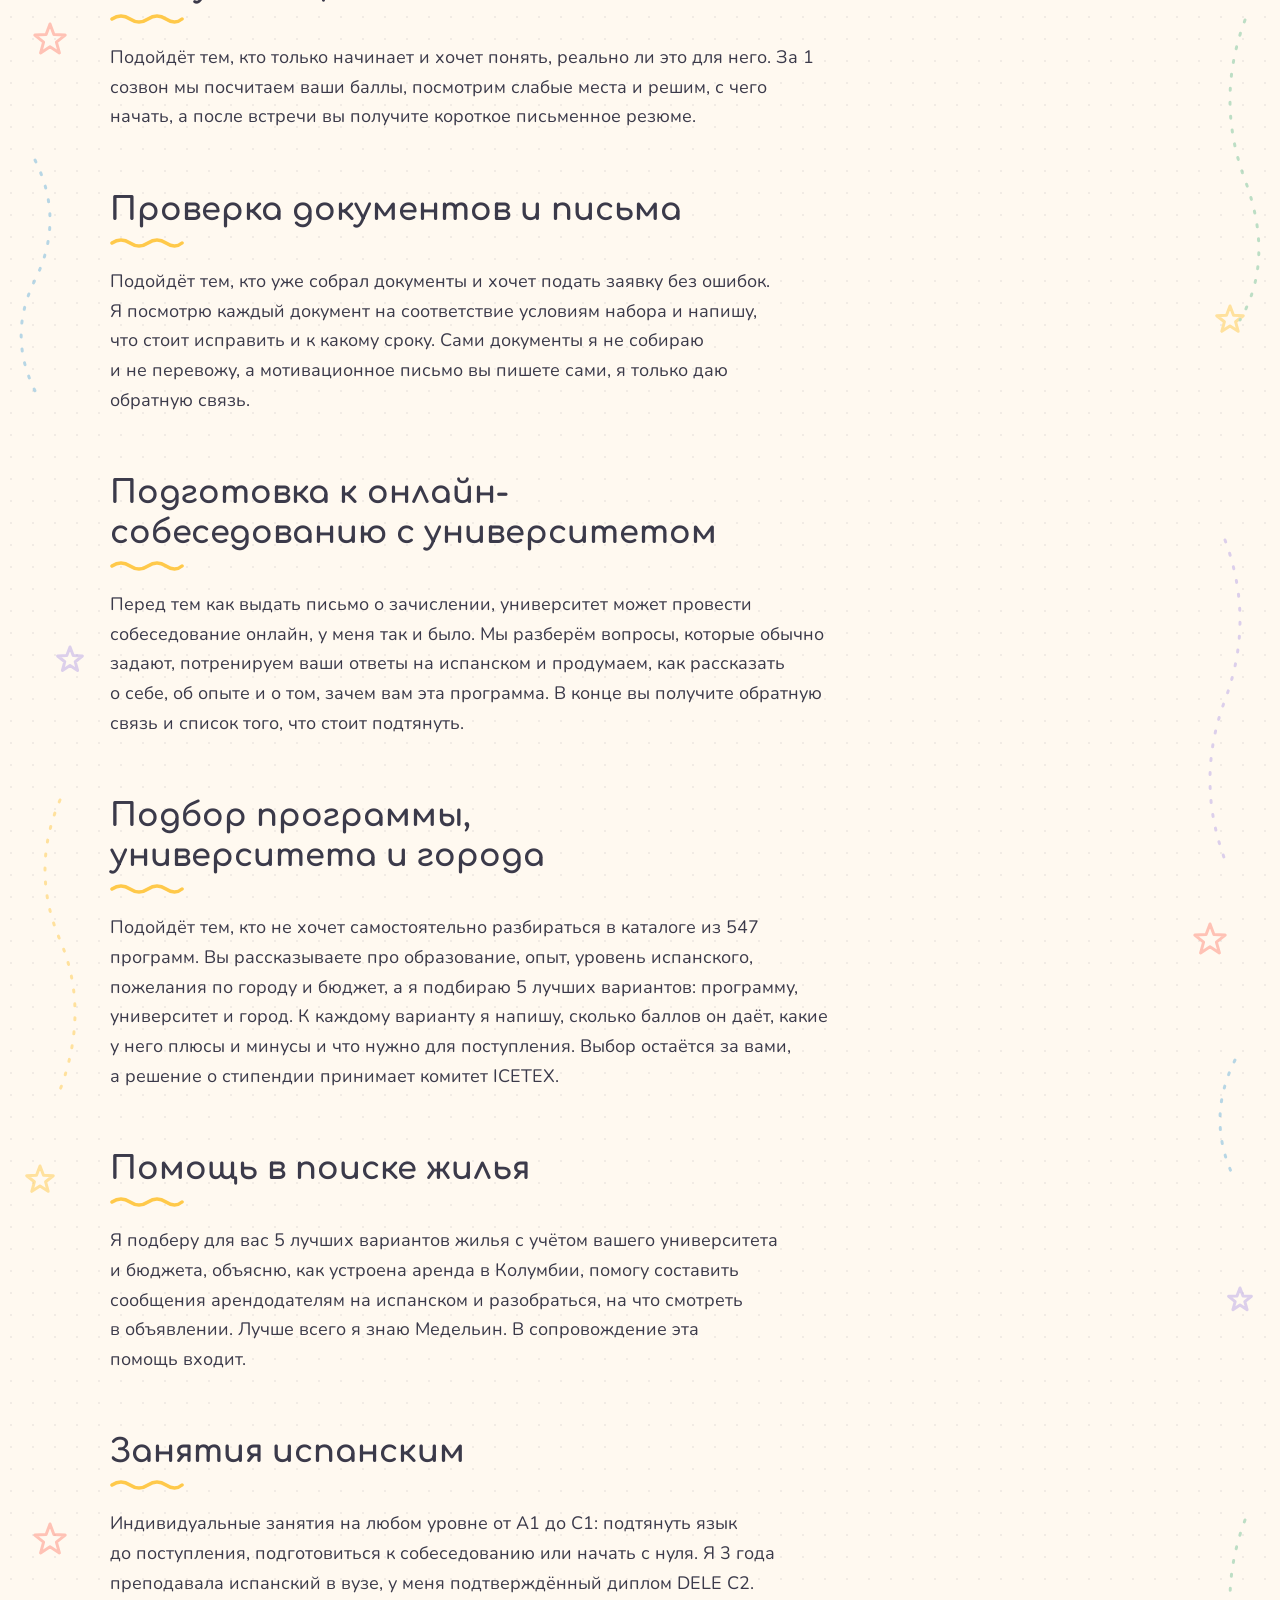
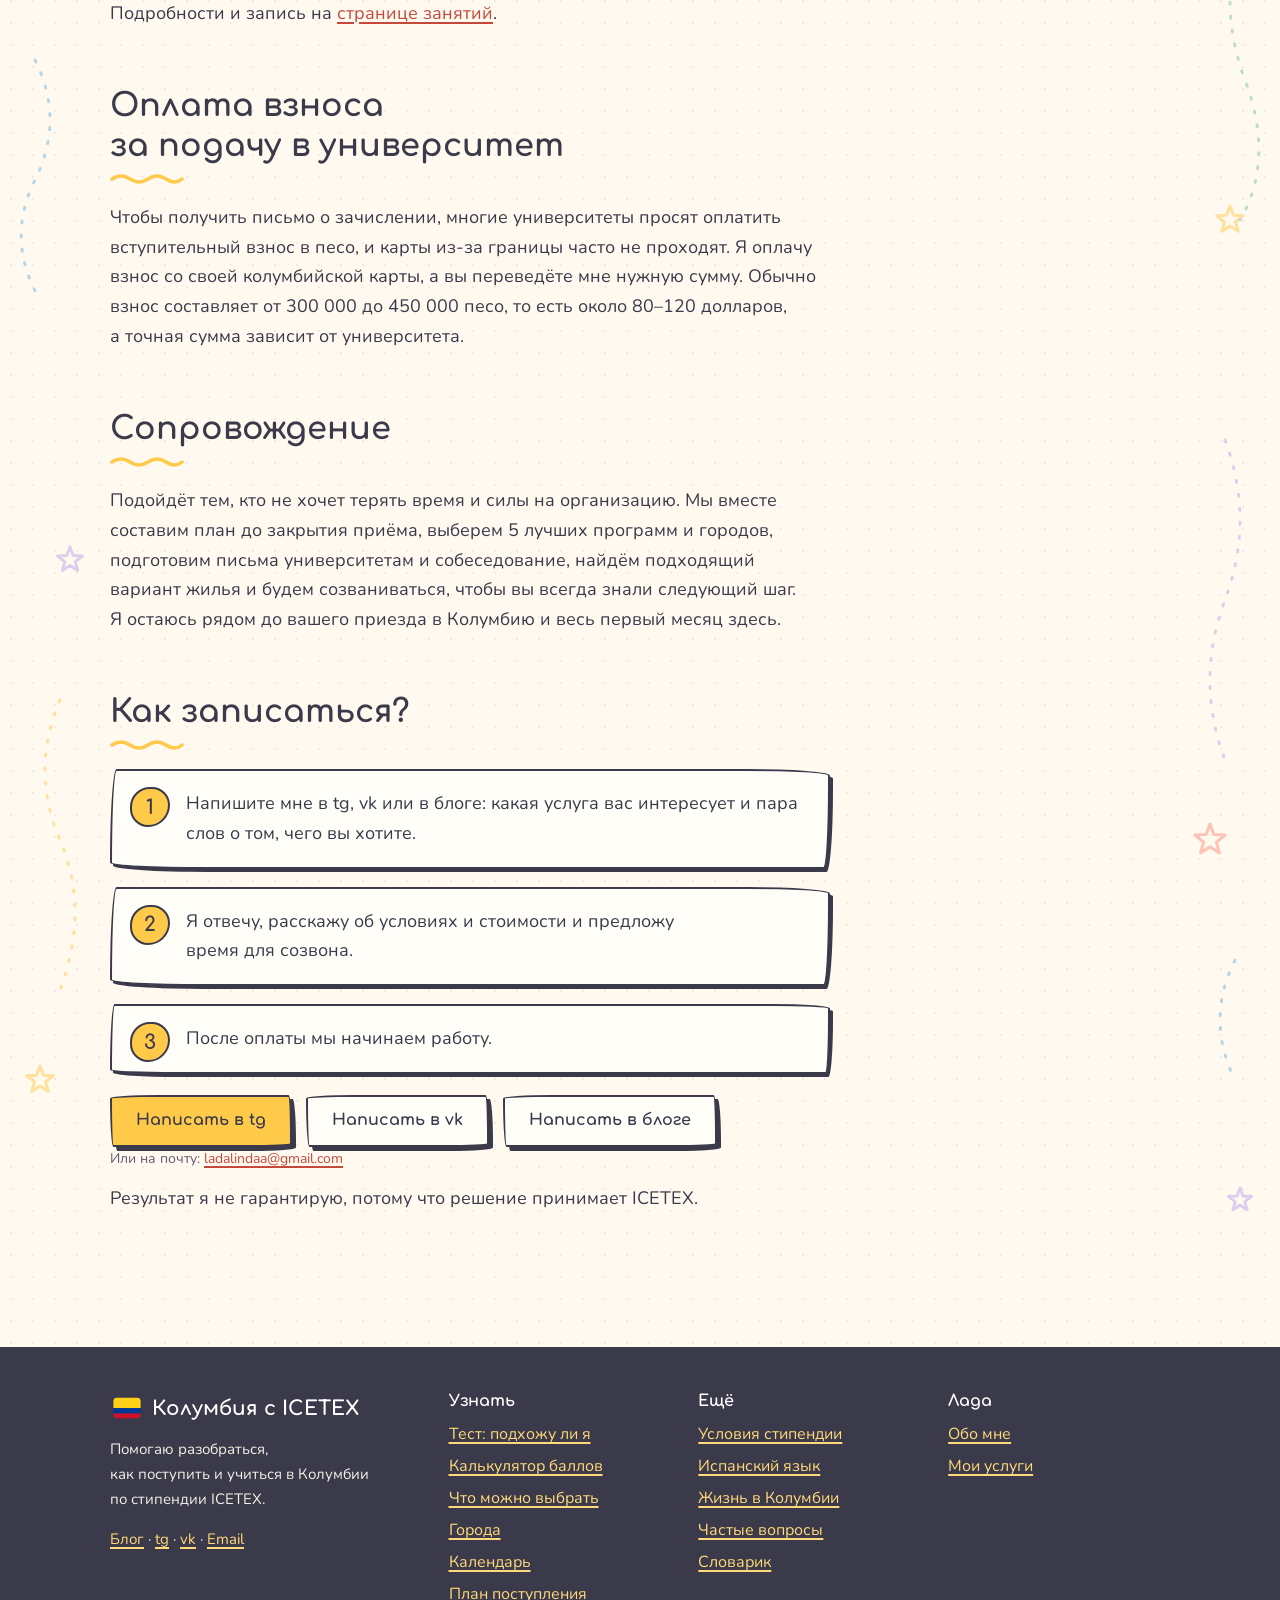
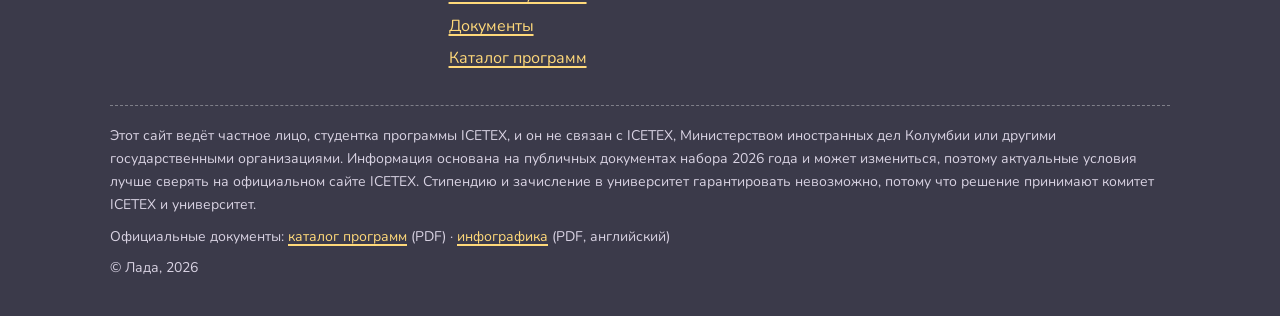
<file: uslugi/index.html>
<!DOCTYPE html>
<html lang="ru">
<head>
<meta charset="utf-8">
<meta name="viewport" content="width=device-width, initial-scale=1">
<title>Консультации по стипендии ICETEX: созвон, проверка документов, сопровождение</title>
<meta name="description" content="Помогу разобраться со стипендией ICETEX: консультация, проверка документов и письма, сопровождение до приезда и оплата взноса в университет.">
<meta property="og:type" content="website">
<meta property="og:locale" content="ru_RU">
<meta property="og:title" content="Консультации по стипендии ICETEX: созвон, проверка документов, сопровождение">
<meta property="og:description" content="Помогу разобраться со стипендией ICETEX: консультация, проверка документов и письма, сопровождение до приезда и оплата взноса в университет.">
<meta property="og:url" content="https://ladalinda.github.io/co6/uslugi/">
<meta property="og:site_name" content="Колумбия с ICETEX">
<meta property="og:image" content="https://ladalinda.github.io/co6/assets/img/og.png">
<meta property="og:image:width" content="1200">
<meta property="og:image:height" content="630">
<meta name="twitter:card" content="summary_large_image">
<meta name="twitter:title" content="Консультации по стипендии ICETEX: созвон, проверка документов, сопровождение">
<meta name="twitter:description" content="Помогу разобраться со стипендией ICETEX: консультация, проверка документов и письма, сопровождение до приезда и оплата взноса в университет.">
<meta name="twitter:image" content="https://ladalinda.github.io/co6/assets/img/og.png">
<meta name="theme-color" content="#FFC94A">
<link rel="icon" href="../assets/img/favicon.svg" type="image/svg+xml">
<link rel="preconnect" href="https://fonts.googleapis.com">
<link rel="preconnect" href="https://fonts.gstatic.com" crossorigin>
<link href="https://fonts.googleapis.com/css2?family=Caveat:wght@600&family=Comfortaa:wght@700&family=Nunito:wght@400;600;700;800&display=swap" rel="stylesheet">
<link rel="stylesheet" href="../assets/css/style.css">
</head>
<body>
<a class="skip-link" href="#main">Перейти к содержимому</a>

<!-- Плашка про ближайший набор: одинаковая на всех страницах -->
<div class="notice" role="note">
 <div class="notice__inner">
  <p>Приём заявок по стипендии ICETEX: <mark class="hl hl--strong">с марта 2027</mark>. <a href="../sroki/">Подробнее о сроках →</a></p>
 </div>
</div>

<header class="site-header">
 <div class="site-header__inner">
  <a class="logo" href="../" aria-label="На главную"><svg viewBox="0 0 40 40" aria-hidden="true"><clipPath id="lgf"><rect x="3" y="7" width="34" height="26" rx="5"/></clipPath><g clip-path="url(#lgf)"><rect x="3" y="7" width="34" height="13" fill="#FCD116"/><rect x="3" y="20" width="34" height="6.5" fill="#003893"/><rect x="3" y="26.5" width="34" height="6.5" fill="#CE1126"/></g><rect x="3" y="7" width="34" height="26" rx="5" fill="none" stroke="#3B3A4A" stroke-width="2"/></svg><span>Колумбия <em>с ICETEX</em></span></a>
  <button class="menu-toggle" type="button" aria-expanded="false" aria-controls="site-nav">Меню</button>
  <nav class="nav" id="site-nav" aria-label="Основное меню">
   <a href="../obo-mne/">Обо мне</a><a href="../varianty/">Варианты</a><a href="../katalog/">Программы</a><a href="../goroda/">Города</a><a href="../sroki/">Сроки</a><a href="../baly/">Баллы</a><a href="../usloviya/">Условия</a><a href="../byudzhet/">Жизнь</a><a href="../uslugi/" aria-current="page">Услуги</a>
   <a class="btn" href="../test/">Пройти тест</a>
  </nav>
 </div>
</header>

<main id="main">
<section class="page-head"><div class="container"><nav class="crumbs" aria-label="Хлебные крошки"><a href="../">Главная</a> / Услуги</nav><h1>Помогу пройти путь к стипендии</h1><p class="lead">Всё, что есть на сайте, вы можете использовать бесплатно. Если хочется, чтобы кто-то посмотрел на ваш случай, я провожу созвоны и сопровождаю на всём пути. Я не связана с ICETEX и не обещаю стипендию, потому что решение принимает комитет, но помогу понять, какие у вас варианты, и подготовить сильную заявку.</p><div style="margin-top:18px"><ul class="toc"><li><a href="#konsultaciya">Консультация</a></li><li><a href="#proverka">Проверка документов</a></li><li><a href="#sobesedovanie">Собеседование</a></li><li><a href="#podbor">Подбор программы</a></li><li><a href="#zhile-uslugi">Жильё</a></li><li><a href="#ispanskij-uslugi">Испанский</a></li><li><a href="#oplata">Оплата взноса</a></li><li><a href="#soprovozhdenie">Сопровождение</a></li><li><a href="#zapis">Как записаться</a></li></ul></div></div></section>
<section class="section" style="padding-top:8px"><div class="container">
 <div class="grid grid--2">
  <div class="card card--sun bg-coffee"><h3>Консультация</h3><p>Разбор вашего случая, подсчёт баллов и понятный план следующих шагов. Созвон длится 55 минут.</p></div>
  <div class="card card--lavender bg-palms"><h3>Подбор программы, университета и города</h3><p>Подберу 5 лучших вариантов под ваши баллы, опыт, испанский и бюджет.</p></div>
  <div class="card card--mint bg-city"><h3>Проверка документов и письма</h3><p>Письменные комментарии к диплому, приложению с оценками, справкам об опыте и мотивационному письму.</p></div>
  <div class="card card--sky bg-mountains"><h3>Подготовка к онлайн-собеседованию с университетом</h3><p>Разберём вопросы, потренируем ответы и обсудим, как рассказать о себе и своём опыте.</p></div>
  <div class="card card--lavender bg-road"><h3>Помощь в поиске жилья</h3><p>Подберу 5 лучших вариантов жилья под ваш университет и бюджет.</p></div>
  <div class="card card--mint bg-waves"><h3>Занятия испанским, уровни A1–C1</h3><p>Индивидуальные занятия от преподавателя с дипломом DELE C2.</p></div>
  <div class="card card--sky bg-palms"><h3>Оплата взноса за подачу в университет</h3><p>Оплачу вступительный взнос в колумбийский университет со своей колумбийской карты, если у вас нет карты, которая работает за границей.</p></div>
  <div class="card card--lavender bg-road"><h3>Сопровождение до приезда в Колумбию и первый месяц</h3><p>Личный план, регулярные созвоны, помощь с выбором программы и письмами в университеты, подготовка к собеседованию, поиск жилья, проверка перед подачей и поддержка после переезда. Это всё в одном пакете.</p></div>
 </div>
 <p class="count-note" style="margin-top:14px">Стоимость я называю в личных сообщениях: напишите мне, и я пришлю условия.</p>
 <div class="text prose" style="margin-top:40px">
  <h2 id="konsultaciya">Консультация</h2>
  <p>Подойдёт тем, кто только начинает и хочет понять, реально ли это для него. За 1 созвон мы посчитаем ваши баллы, посмотрим слабые места и решим, с чего начать, а после встречи вы получите короткое письменное резюме.</p>
  <h2 id="proverka">Проверка документов и письма</h2>
  <p>Подойдёт тем, кто уже собрал документы и хочет подать заявку без ошибок. Я посмотрю каждый документ на соответствие условиям набора и напишу, что стоит исправить и к какому сроку. Сами документы я не собираю и не перевожу, а мотивационное письмо вы пишете сами, я только даю обратную связь.</p>
  <h2 id="sobesedovanie">Подготовка к онлайн-собеседованию с университетом</h2>
  <p>Перед тем как выдать письмо о зачислении, университет может провести собеседование онлайн, у меня так и было. Мы разберём вопросы, которые обычно задают, потренируем ваши ответы на испанском и продумаем, как рассказать о себе, об опыте и о том, зачем вам эта программа. В конце вы получите обратную связь и список того, что стоит подтянуть.</p>
  <h2 id="podbor">Подбор программы, университета и города</h2>
  <p>Подойдёт тем, кто не хочет самостоятельно разбираться в каталоге из 547 программ. Вы рассказываете про образование, опыт, уровень испанского, пожелания по городу и бюджет, а я подбираю 5 лучших вариантов: программу, университет и город. К каждому варианту я напишу, сколько баллов он даёт, какие у него плюсы и минусы и что нужно для поступления. Выбор остаётся за вами, а решение о стипендии принимает комитет ICETEX.</p>
  <h2 id="zhile-uslugi">Помощь в поиске жилья</h2>
  <p>Я подберу для вас 5 лучших вариантов жилья с учётом вашего университета и бюджета, объясню, как устроена аренда в Колумбии, помогу составить сообщения арендодателям на испанском и разобраться, на что смотреть в объявлении. Лучше всего я знаю Медельин. В сопровождение эта помощь входит.</p>
  <h2 id="ispanskij-uslugi">Занятия испанским</h2>
  <p>Индивидуальные занятия на любом уровне от A1 до C1: подтянуть язык до поступления, подготовиться к собеседованию или начать с нуля. Я 3 года преподавала испанский в вузе, у меня подтверждённый диплом DELE C2. Подробности и запись на <a data-cfg="esp" href="#">странице занятий</a>.</p>
  <h2 id="oplata">Оплата взноса за подачу в университет</h2>
  <p>Чтобы получить письмо о зачислении, многие университеты просят оплатить вступительный взнос в песо, и карты из-за границы часто не проходят. Я оплачу взнос со своей колумбийской карты, а вы переведёте мне нужную сумму. Обычно взнос составляет от 300 000 до 450 000 песо, то есть около 80–120 долларов, а точная сумма зависит от университета.</p>
  <h2 id="soprovozhdenie">Сопровождение</h2>
  <p>Подойдёт тем, кто не хочет терять время и силы на организацию. Мы вместе составим план до закрытия приёма, выберем 5 лучших программ и городов, подготовим письма университетам и собеседование, найдём подходящий вариант жилья и будем созваниваться, чтобы вы всегда знали следующий шаг. Я остаюсь рядом до вашего приезда в Колумбию и весь первый месяц здесь.</p>
  <h2 id="zapis">Как записаться?</h2>
  <ol class="steps">
   <li>Напишите мне в tg, vk или в блоге: какая услуга вас интересует и пара слов о том, чего вы хотите.</li>
   <li>Я отвечу, расскажу об условиях и стоимости и предложу время для созвона.</li>
   <li>После оплаты мы начинаем работу.</li>
  </ol>
  <div class="btn-row"><a class="btn" data-cfg="telegram" href="#">Написать в tg</a><a class="btn btn--ghost" data-cfg="vk" href="#">Написать в vk</a><a class="btn btn--ghost" data-cfg="instagram" href="#">Написать в блоге</a></div>
  <p class="count-note">Или на почту: <a data-cfg="email" data-cfg-text class="is-todo" href="#">email</a></p>
  <p>Результат я не гарантирую, потому что решение принимает ICETEX.</p>
 </div>
</div></section>

</main>

<div class="float-cta"><a class="btn" href="../test/">Пройти тест</a></div>

<footer class="site-footer">
 <div class="container">
  <div class="footer__grid">
   <div class="footer__about">
    <a class="logo" href="../" style="color:#fff"><svg viewBox="0 0 40 40" aria-hidden="true"><clipPath id="lgf2"><rect x="3" y="7" width="34" height="26" rx="5"/></clipPath><g clip-path="url(#lgf2)"><rect x="3" y="7" width="34" height="13" fill="#FCD116"/><rect x="3" y="20" width="34" height="6.5" fill="#003893"/><rect x="3" y="26.5" width="34" height="6.5" fill="#CE1126"/></g><rect x="3" y="7" width="34" height="26" rx="5" fill="none" stroke="#3B3A4A" stroke-width="2"/></svg><span>Колумбия с ICETEX</span></a>
    <p style="margin-top:12px">Помогаю разобраться, как поступить и учиться в Колумбии по стипендии ICETEX.</p>
    <p><a data-cfg="instagram" class="is-todo " href="#">Блог</a> · <a data-cfg="telegram" class="is-todo " href="#">tg</a> · <a data-cfg="vk" class="is-todo " href="#">vk</a> · <a data-cfg="email" class="is-todo " href="#">Email</a></p>
   </div>
   <div><h4>Узнать</h4><ul><li><a href="../test/">Тест: подхожу ли я</a></li><li><a href="../baly/">Калькулятор баллов</a></li><li><a href="../varianty/">Что можно выбрать</a></li><li><a href="../goroda/">Города</a></li><li><a href="../sroki/">Календарь</a></li><li><a href="../plan/">План поступления</a></li><li><a href="../dokumenty/">Документы</a></li><li><a href="../katalog/">Каталог программ</a></li></ul></div>
   <div><h4>Ещё</h4><ul><li><a href="../usloviya/">Условия стипендии</a></li><li><a href="../ispanskij/">Испанский язык</a></li><li><a href="../byudzhet/">Жизнь в Колумбии</a></li><li><a href="../voprosy/">Частые вопросы</a></li><li><a href="../slovar/">Словарик</a></li></ul></div>
   <div><h4>Лада</h4><ul><li><a href="../obo-mne/">Обо мне</a></li><li><a href="../uslugi/">Мои услуги</a></li></ul></div>
  </div>
  <div class="disclaimer">
   <p>Этот сайт ведёт частное лицо, студентка программы ICETEX, и он не связан с ICETEX, Министерством иностранных дел Колумбии или другими государственными организациями. Информация основана на публичных документах набора 2026 года и может измениться, поэтому актуальные условия лучше сверять на официальном сайте ICETEX. Стипендию и зачисление в университет гарантировать невозможно, потому что решение принимают комитет ICETEX и университет.</p>
   <p>Официальные документы: <a data-cfg="catalog" href="#">каталог программ</a> (PDF) · <a data-cfg="info" href="#">инфографика</a> (PDF, английский)</p>
   <p>© Лада, 2026</p>
  </div>
 </div>
</footer>

<script src="../assets/js/config.js"></script>
<script src="../assets/js/main.js"></script>
</body>
</html>
</file>
<file: assets/css/style.css>
/* ==========================================================================
   Сайт «Колумбия по стипендии ICETEX» — единый файл стилей
   Стиль: светлый «нарисованный от руки» (бумага, контур чернилами, маркер).
   Структура файла:
     1. Переменные (цвета, шрифты, радиусы)
     2. Базовые стили
     3. Макет (контейнеры, сетки)
     4. Плашка про набор и шапка
     5. Кнопки, карточки, бейджи, декор
     6. Главная: первый экран и блоки
     7. Заголовок внутренней страницы
     8. Текстовые страницы, списки, шаги
     9. Таблицы
    10. FAQ (аккордеон)
    11. Тест и калькулятор
    12. Города (фильтры)
    13. Формы
    14. Подвал
    15. Мобильная версия и доступность
   ========================================================================== */

/* ---------- 1. Переменные ---------- */
:root {
  --paper: #FFF9F0;        /* фон страницы */
  --paper-2: #FFF3E0;      /* чуть темнее, для полос */
  --card: #FFFDF8;         /* карточки */
  --ink: #3B3A4A;          /* основной текст и контуры */
  --ink-soft: #5F5E70;     /* вторичный текст (контраст на фоне > 4.5:1) */
  --mango: #FFC94A;        /* акцент: кнопки, маркер */
  --sky: #A8D8F0;
  --coral: #FF8C7A;
  --coral-text: #C4493A;   /* коралловый для текста */
  --mint: #BFE6D0;
  --lavender: #DCD0F2;
  --danger-bg: #FFE3DE;
  --ok-bg: #DFF3E7;

  /* «нарисованная» неровная рамка */
  --sketch: 255px 18px 225px 18px / 18px 225px 18px 255px;
  --sketch-2: 18px 225px 18px 255px / 255px 18px 225px 18px;

  --font-head: 'Comfortaa', 'Trebuchet MS', sans-serif;
  --font-body: 'Nunito', 'Segoe UI', sans-serif;
  --font-hand: 'Caveat', 'Segoe Script', cursive;

  --shadow: 4px 4px 0 var(--ink);
  --shadow-sm: 3px 3px 0 var(--ink);
  --line: 2px solid var(--ink);
  --maxw: 1100px;
  --textw: 720px;
}

/* ---------- 2. Базовые стили ---------- */
*, *::before, *::after { box-sizing: border-box; }
html { scroll-behavior: smooth; scroll-padding-top: 90px; -webkit-text-size-adjust: 100%; }
body {
  margin: 0;
  font-family: var(--font-body);
  font-size: 18px;
  line-height: 1.65;
  color: var(--ink);
  background-color: var(--paper);
  /* едва заметная «тетрадная» точка */
  background-image: radial-gradient(rgba(59,58,74,.07) 1px, transparent 1px);
  background-size: 22px 22px;
}
img, svg { max-width: 100%; display: block; }
a { color: var(--coral-text); text-decoration-thickness: 2px; text-underline-offset: 3px; }
a:hover { color: var(--ink); }
h1, h2, h3, h4 { font-family: var(--font-head); line-height: 1.25; margin: 0 0 .6em; color: var(--ink); }
h1 { font-size: clamp(28px, 5vw, 44px); }
h2 { font-size: clamp(24px, 3.6vw, 32px); }
h3 { font-size: clamp(19px, 2.6vw, 23px); }
p { margin: 0 0 1em; }
ul, ol { padding-left: 1.3em; margin: 0 0 1em; }
li { margin-bottom: .45em; }
hr { border: 0; border-top: 2px dashed rgba(59,58,74,.3); margin: 2em 0; }
:focus-visible { outline: 3px solid var(--coral-text); outline-offset: 3px; }
.skip-link {
  position: absolute; left: -999px; top: 8px; background: var(--mango); color: var(--ink);
  padding: 8px 14px; border: var(--line); border-radius: 10px; z-index: 100;
}
.skip-link:focus { left: 8px; }
.visually-hidden {
  position: absolute !important; width: 1px; height: 1px; overflow: hidden;
  clip: rect(0 0 0 0); white-space: nowrap;
}

/* ---------- 3. Макет ---------- */
.container { width: 100%; max-width: var(--maxw); margin: 0 auto; padding: 0 20px; }
.text { max-width: var(--textw); }
.section { padding: 56px 0; }
.section--tint { background: var(--paper-2); border-block: 2px dashed rgba(59,58,74,.25); }
.grid { display: grid; gap: 22px; }
.grid--2 { grid-template-columns: repeat(2, 1fr); }
.grid--3 { grid-template-columns: repeat(3, 1fr); }
.grid--4 { grid-template-columns: repeat(4, 1fr); }
.center { text-align: center; }
.stack > * + * { margin-top: 1.2em; }

/* ---------- 4. Плашка и шапка ---------- */
.notice {
  background: var(--mango);
  border-bottom: var(--line);
  font-size: 15px;
  line-height: 1.5;
}
.notice__inner { display: flex; gap: 12px; align-items: flex-start; padding: 10px 20px; max-width: var(--maxw); margin: 0 auto; }
.notice__icon { font-size: 20px; line-height: 1.3; }
.notice p { margin: 0; }
.notice a { color: var(--ink); font-weight: 700; white-space: nowrap; }

.site-header {
  position: sticky; top: 0; z-index: 50;
  background: rgba(255,249,240,.96);
  backdrop-filter: blur(6px);
  border-bottom: 2px solid var(--ink);
}
.site-header__inner { display: flex; align-items: center; gap: 18px; padding: 10px 20px; max-width: var(--maxw); margin: 0 auto; }
.logo {
  font-family: var(--font-head); font-weight: 700; font-size: 20px; color: var(--ink);
  text-decoration: none; display: flex; align-items: center; gap: 8px; white-space: nowrap;
}
.logo svg { width: 34px; height: 34px; flex: 0 0 34px; }
.logo span em { font-style: normal; background: linear-gradient(transparent 60%, var(--mango) 60%); }
.nav { margin-left: auto; display: flex; align-items: center; gap: 4px; }
.nav a {
  font-family: var(--font-head); font-weight: 700; font-size: 14px; color: var(--ink);
  text-decoration: none; padding: 8px 10px; border-radius: 10px;
}
.nav a:hover { background: var(--lavender); }
.nav a[aria-current="page"] { background: var(--mango); border: 2px solid var(--ink); padding: 6px 8px; }
.nav .btn { margin-left: 6px; padding: 8px 14px; font-size: 14px; box-shadow: var(--shadow-sm); }
.menu-toggle {
  display: none; margin-left: auto; background: var(--mango); border: var(--line);
  border-radius: 12px; padding: 8px 14px; font: 700 15px var(--font-head); color: var(--ink);
  cursor: pointer; box-shadow: var(--shadow-sm);
}

/* ---------- 5. Кнопки, карточки, декор ---------- */
.btn {
  display: inline-flex; align-items: center; justify-content: center; gap: 8px;
  font-family: var(--font-head); font-weight: 700; font-size: 16px; line-height: 1.2;
  color: var(--ink); background: var(--mango);
  border: var(--line); border-radius: var(--sketch); padding: 14px 24px;
  text-decoration: none; cursor: pointer; box-shadow: var(--shadow);
  transition: transform .15s ease, box-shadow .15s ease;
}
.btn:hover { transform: translate(-2px,-2px); box-shadow: 6px 6px 0 var(--ink); color: var(--ink); }
.btn:active { transform: translate(2px,2px); box-shadow: 1px 1px 0 var(--ink); }
.btn--ghost { background: var(--card); }
.btn--coral { background: var(--coral); }
.btn--block { width: 100%; }
.btn[disabled] { opacity: .55; cursor: not-allowed; }
.btn-row { display: flex; flex-wrap: wrap; gap: 14px; margin-top: 1.2em; }

.card {
  background: var(--card); border: var(--line); border-radius: var(--sketch);
  padding: 24px; box-shadow: var(--shadow); position: relative;
}
.card--sky { background: #E5F4FB; }
.card--mint { background: #E7F6EE; }
.card--lavender { background: #EFE9FA; }
.card--sun { background: #FFF1C9; }
.card h3 { margin-bottom: .4em; }
.card p:last-child, .card ul:last-child { margin-bottom: 0; }
.card--link { text-decoration: none; color: var(--ink); display: block; transition: transform .15s, box-shadow .15s; }
.card--link:hover { transform: translate(-2px,-2px); box-shadow: 6px 6px 0 var(--ink); color: var(--ink); }
.card__emoji { font-size: 34px; line-height: 1; margin-bottom: 10px; }
.card__more { font-family: var(--font-head); font-weight: 700; color: var(--coral-text); margin-top: 10px; display: inline-block; }

/* заголовок с маркером */
.marker { background: linear-gradient(transparent 58%, var(--mango) 58%, var(--mango) 92%, transparent 92%); padding: 0 .12em; }
.marker--sky { background: linear-gradient(transparent 58%, var(--sky) 58%, var(--sky) 92%, transparent 92%); }
.marker--coral { background: linear-gradient(transparent 58%, #FFC1B6 58%, #FFC1B6 92%, transparent 92%); }

/* рукописная подпись */
.note { font-family: var(--font-hand); font-size: 26px; line-height: 1.2; color: var(--coral-text); }
.eyebrow { font-family: var(--font-hand); font-size: 26px; color: var(--coral-text); margin-bottom: 4px; }

.badge {
  display: inline-block; background: var(--lavender); border: 2px solid var(--ink);
  border-radius: 999px; padding: 3px 14px; font: 700 14px var(--font-head);
}
.badge--mango { background: var(--mango); }
.badge--mint { background: var(--mint); }
.badge--sky { background: var(--sky); }

/* «скотч» для фото */
.tape { position: relative; }
.tape::before {
  content: ""; position: absolute; top: -14px; left: 50%; width: 90px; height: 28px;
  transform: translateX(-50%) rotate(-3deg); background: rgba(255,201,74,.75);
  border: 1px dashed rgba(59,58,74,.35); z-index: 2;
}

/* пометки «заполнить» (видны, пока вы не вписали свои данные) */
mark.todo {
  background: #FFE08A; color: var(--ink); padding: 0 .3em; border-radius: 6px;
  border: 1.5px dashed var(--coral-text); font-weight: 700;
}
.is-todo { opacity: .6; }

/* ---------- 6. Главная ---------- */
.hero { padding: 48px 0 40px; position: relative; overflow: hidden; }
.hero__grid { display: grid; grid-template-columns: 1.25fr .75fr; gap: 36px; align-items: center; }
.hero h1 { margin-bottom: .5em; }
.hero__sub { font-size: 20px; color: var(--ink); max-width: 640px; }
.hero__author { font-family: var(--font-hand); font-size: 25px; line-height: 1.3; color: var(--coral-text); margin: 1em 0; }
.hero__hint { font-size: 15px; color: var(--ink-soft); margin-top: .8em; }
.hero__art { position: relative; min-height: 280px; }
.hero__art svg { width: 100%; height: auto; }

.checks { list-style: none; padding: 0; }
.checks li { position: relative; padding-left: 38px; margin-bottom: .9em; }
.checks li::before {
  content: "✓"; position: absolute; left: 0; top: 0; width: 26px; height: 26px; text-align: center;
  line-height: 24px; font-weight: 800; background: var(--mint); border: 2px solid var(--ink);
  border-radius: 50% 40% 50% 45%;
}

.steps { counter-reset: step; list-style: none; padding: 0; display: grid; gap: 18px; }
.steps > li {
  counter-increment: step; position: relative; background: var(--card); border: var(--line);
  border-radius: var(--sketch-2); padding: 18px 20px 18px 74px; box-shadow: var(--shadow-sm); margin: 0;
}
.steps > li::before {
  content: counter(step); position: absolute; left: 18px; top: 16px; width: 40px; height: 40px;
  display: grid; place-items: center; font: 700 20px var(--font-head); background: var(--mango);
  border: var(--line); border-radius: 50% 45% 55% 45%;
}
.steps > li strong:first-child { font-family: var(--font-head); }

.doubt { border-left: 6px solid var(--coral); padding: 4px 0 4px 18px; margin-bottom: 1.4em; }
.doubt h3 { margin-bottom: .2em; font-size: 19px; }

.cta-final { text-align: center; padding: 40px 24px; }
.cta-final h2 { max-width: 640px; margin-inline: auto; }

/* ---------- 7. Заголовок внутренней страницы ---------- */
.page-head { padding: 36px 0 24px; }
.crumbs { font-size: 14px; color: var(--ink-soft); margin-bottom: 14px; }
.crumbs a { color: var(--ink-soft); }
.page-head h1 { margin-bottom: .4em; }
.lead { font-size: 20px; max-width: 760px; }
.checked { display: inline-block; margin-top: .4em; font-size: 14px; color: var(--ink-soft); }

/* ---------- 8. Текстовые страницы ---------- */
.prose h2 { margin-top: 1.8em; }
.prose h3 { margin-top: 1.5em; }
.prose > :first-child { margin-top: 0; }
.callout {
  border: var(--line); border-radius: var(--sketch); padding: 18px 22px; background: #FFF1C9;
  margin: 1.4em 0; box-shadow: var(--shadow-sm);
}
.callout--sky { background: #E5F4FB; }
.callout--mint { background: #E7F6EE; }
.callout--coral { background: var(--danger-bg); }
.callout > :last-child { margin-bottom: 0; }
.callout strong.callout__title { font-family: var(--font-head); display: block; margin-bottom: .3em; }
.cta-box { margin: 2em 0 0; }
.toc { display: flex; flex-wrap: wrap; gap: 10px; margin: 0 0 1.6em; padding: 0; list-style: none; }
.toc a { display: inline-block; padding: 6px 14px; border: 2px solid var(--ink); border-radius: 999px; background: var(--card); text-decoration: none; color: var(--ink); font: 700 14px var(--font-head); }
.toc a:hover { background: var(--mango); }

.timeline { list-style: none; padding: 0; border-left: 3px dashed var(--ink); margin-left: 12px; }
.timeline li { position: relative; padding: 0 0 14px 28px; margin: 0; }
.timeline li::before { content: ""; position: absolute; left: -11px; top: 8px; width: 18px; height: 18px; background: var(--mango); border: 2px solid var(--ink); border-radius: 50%; }

.photo-frame {
  background: var(--lavender); border: var(--line); border-radius: var(--sketch); padding: 12px;
  box-shadow: var(--shadow); aspect-ratio: 4/5; display: grid; place-items: center; overflow: hidden; position: relative;
}
.photo-frame img { width: 100%; height: 100%; object-fit: cover; border-radius: 14px; }
.photo-frame__ph { text-align: center; font-family: var(--font-hand); font-size: 28px; padding: 20px; }

/* ---------- 9. Таблицы ---------- */
.table-wrap { overflow-x: auto; margin: 1.2em 0; border: var(--line); border-radius: 16px; background: var(--card); box-shadow: var(--shadow-sm); }
table { width: 100%; border-collapse: collapse; font-size: 16px; }
th, td { padding: 12px 14px; text-align: left; vertical-align: top; border-bottom: 1.5px dashed rgba(59,58,74,.35); }
thead th { background: var(--mango); font-family: var(--font-head); font-size: 14px; border-bottom: var(--line); white-space: nowrap; }
tbody tr:last-child td { border-bottom: 0; }
tbody tr:nth-child(even) { background: rgba(255,201,74,.10); }
td strong { font-family: var(--font-head); }
.pts { display: inline-block; min-width: 38px; text-align: center; padding: 1px 8px; border: 2px solid var(--ink); border-radius: 999px; font: 700 15px var(--font-head); }
.pts--20 { background: var(--mint); }
.pts--10 { background: var(--sky); }
.pts--5  { background: var(--lavender); }
tfoot td { font-weight: 800; background: var(--paper-2); }

/* ---------- 10. FAQ ---------- */
details.faq { background: var(--card); border: var(--line); border-radius: 16px; margin-bottom: 14px; box-shadow: var(--shadow-sm); }
details.faq summary {
  cursor: pointer; list-style: none; padding: 16px 52px 16px 20px; font: 700 17px var(--font-head); position: relative;
}
details.faq summary::-webkit-details-marker { display: none; }
details.faq summary::after {
  content: "+"; position: absolute; right: 16px; top: 50%; transform: translateY(-50%);
  width: 28px; height: 28px; line-height: 24px; text-align: center; font-size: 22px;
  background: var(--mango); border: 2px solid var(--ink); border-radius: 50%;
}
details.faq[open] summary::after { content: "–"; }
details.faq .faq__body { padding: 0 20px 18px; }
details.faq .faq__body p:last-child { margin: 0; }

/* ---------- 11. Тест и калькулятор ---------- */
.quiz { display: grid; gap: 16px; }
.q {
  background: var(--card); border: var(--line); border-radius: var(--sketch-2); padding: 18px 20px;
  box-shadow: var(--shadow-sm); border-inline-start-width: 6px;
}
.q.is-yes { border-inline-start-color: #2F9E6B; }
.q.is-no { border-inline-start-color: var(--coral-text); }
.q fieldset { border: 0; margin: 0; padding: 0; }
.q legend { font-weight: 700; padding: 0; margin-bottom: 10px; }
.q__num { font-family: var(--font-head); color: var(--coral-text); margin-right: 6px; }
.choice { display: inline-flex; gap: 10px; margin-right: 12px; }
.choice input { position: absolute; opacity: 0; }
.choice span {
  display: inline-block; padding: 8px 22px; border: var(--line); border-radius: 999px; background: var(--paper);
  font: 700 15px var(--font-head); cursor: pointer; transition: background .15s;
}
.choice input:focus-visible + span { outline: 3px solid var(--coral-text); outline-offset: 2px; }
.choice input:checked + span { background: var(--mango); box-shadow: 2px 2px 0 var(--ink); }
.quiz-progress { height: 14px; border: var(--line); border-radius: 999px; background: var(--card); overflow: hidden; margin-bottom: 8px; }
.quiz-progress i { display: block; height: 100%; width: 0; background: var(--mango); border-right: 2px solid var(--ink); transition: width .3s; }
.quiz-progress-label { font-size: 14px; color: var(--ink-soft); margin-bottom: 18px; }

.result { display: none; margin-top: 28px; }
.result.is-shown { display: block; animation: pop .35s ease; }
.result__score { font: 700 clamp(40px, 8vw, 64px) var(--font-head); line-height: 1; }
.result__score small { font-size: .4em; color: var(--ink-soft); }
.meter { height: 22px; border: var(--line); border-radius: 999px; background: var(--card); overflow: hidden; margin: 14px 0; }
.meter i { display: block; height: 100%; width: 0; background: linear-gradient(90deg, var(--mango), var(--coral)); transition: width .5s ease; }
@keyframes pop { from { opacity: 0; transform: translateY(8px); } to { opacity: 1; transform: none; } }

.calc-grid { display: grid; grid-template-columns: repeat(2, 1fr); gap: 18px; }
.field { display: grid; gap: 6px; }
.field > label, .field > .label { font: 700 15px var(--font-head); }
.field small { color: var(--ink-soft); font-size: 14px; line-height: 1.4; }

/* ---------- 12. Города ---------- */
.filters { display: flex; flex-wrap: wrap; gap: 10px; align-items: center; margin: 1.2em 0 .6em; }
.chip {
  padding: 8px 16px; border: var(--line); border-radius: 999px; background: var(--card);
  font: 700 14px var(--font-head); color: var(--ink); cursor: pointer;
}
.chip[aria-pressed="true"] { background: var(--mango); box-shadow: 2px 2px 0 var(--ink); }
.filters input[type="search"] { flex: 1 1 200px; max-width: 280px; }
.count-note { font-size: 14px; color: var(--ink-soft); }
th button.sort { all: unset; cursor: pointer; font: inherit; }
th button.sort:focus-visible { outline: 3px solid var(--coral-text); }
th button.sort::after { content: " ↕"; font-weight: 400; }
tr[hidden] { display: none; }

/* ---------- 13. Формы ---------- */
input[type="text"], input[type="email"], input[type="search"], select, textarea {
  width: 100%; font: 400 17px var(--font-body); color: var(--ink); background: var(--card);
  border: var(--line); border-radius: 14px; padding: 12px 14px;
}
textarea { min-height: 120px; resize: vertical; }
select { appearance: auto; }
input:focus, select:focus, textarea:focus { outline: 3px solid var(--sky); outline-offset: 1px; }
.consent { display: flex; gap: 10px; align-items: flex-start; font-size: 15px; line-height: 1.45; }
.consent input { width: 22px; height: 22px; margin-top: 2px; flex: none; accent-color: var(--coral-text); }
.form { display: grid; gap: 14px; }
.form__msg { display: none; padding: 12px 16px; border: var(--line); border-radius: 12px; font-weight: 700; }
.form__msg.is-shown { display: block; }
.form__msg--ok { background: var(--ok-bg); }
.form__msg--err { background: var(--danger-bg); }
.hp { position: absolute; left: -9999px; }
.subscribe { display: grid; grid-template-columns: 1fr 1fr; gap: 28px; align-items: center; }
.subscribe__row { display: flex; gap: 10px; flex-wrap: wrap; }
.subscribe__row input { flex: 1 1 220px; }

/* ---------- 14. Подвал ---------- */
.site-footer { background: var(--ink); color: #F5EFE6; margin-top: 60px; padding: 44px 0 28px; }
.site-footer a { color: #FFD97A; }
.site-footer a:hover { color: #fff; }
.footer__grid { display: grid; grid-template-columns: 1.4fr 1fr 1fr 1fr; gap: 28px; }
.footer__grid h4 { color: #fff; font-size: 16px; margin-bottom: .6em; }
.footer__grid ul { list-style: none; padding: 0; margin: 0; }
.footer__grid li { margin-bottom: .35em; font-size: 16px; }
.footer__about { font-size: 15px; }
.disclaimer { border-top: 1px dashed rgba(255,255,255,.35); margin-top: 28px; padding-top: 18px; font-size: 14px; color: #D9D3E3; }
.disclaimer p { margin-bottom: .6em; }

/* плавающая кнопка «Пройти тест» на телефоне */
.float-cta { display: none; }

/* ---------- 15. Мобильная версия и доступность ---------- */
@media (max-width: 1120px) {
  .grid--4 { grid-template-columns: repeat(2, 1fr); }
  .footer__grid { grid-template-columns: 1fr 1fr; }
  .nav a { padding: 8px 6px; font-size: 13px; }
}
@media (max-width: 1120px) {
  .menu-toggle { display: block; }
  .nav {
    display: none; position: absolute; left: 0; right: 0; top: 100%; flex-direction: column; align-items: stretch;
    gap: 2px; background: var(--paper); border-bottom: 2px solid var(--ink); padding: 12px 20px 18px;
    max-height: calc(100vh - 80px); overflow-y: auto;
  }
  .nav.is-open { display: flex; }
  .nav a { font-size: 17px; padding: 12px 10px; }
  .nav .btn { margin: 8px 0 0; text-align: center; }
  .site-header { position: sticky; }
}
@media (max-width: 720px) {
  body { font-size: 17px; }
  .section { padding: 40px 0; }
  .hero__grid, .subscribe { grid-template-columns: 1fr; }
  .hero__art { min-height: 0; max-width: 240px; margin: 0 auto; }
  .grid--2, .grid--3, .grid--4, .calc-grid { grid-template-columns: 1fr; }
  .btn { width: 100%; }
  .btn-row { flex-direction: column; }
  .steps > li { padding-left: 66px; }
  .footer__grid { grid-template-columns: 1fr; }
  .notice__inner { padding: 10px 16px; }
  .notice a { white-space: normal; }
  .float-cta {
    display: block; position: fixed; right: 14px; bottom: 14px; z-index: 40;
  }
  .float-cta .btn { width: auto; padding: 12px 18px; font-size: 15px; }
  table { font-size: 15px; }
  th, td { padding: 10px; }
}
@media (prefers-reduced-motion: reduce) {
  html { scroll-behavior: auto; }
  *, *::before, *::after { animation: none !important; transition: none !important; }
}
@media print {
  .notice, .site-header, .site-footer, .float-cta, .btn-row { display: none !important; }
  body { background: #fff; }
}

/* ---------- v2: маркер, иконки, аватар, карта, цены ---------- */
.hl { background: linear-gradient(transparent 55%, rgba(255,201,74,.75) 55%); color: inherit; padding: 0 2px; border-radius: 2px; font-weight: 700; }
.hl--strong { background: #fff; padding: 1px 8px; border: 2px solid var(--ink); border-radius: 999px; }
.ico { width: 44px; height: 44px; display: block; }
.ico--sm { width: 24px; height: 24px; flex: none; margin-top: 1px; }
.card__icon { margin-bottom: 8px; }
.author { display: flex; gap: 16px; align-items: center; margin: 18px 0; }
.author p { margin: 0; }
.avatar { flex: none; width: 96px; height: 96px; border-radius: 50%; border: var(--line); background: var(--lavender); overflow: hidden; display: grid; place-items: center; box-shadow: var(--shadow-sm); }
.avatar img { width: 100%; height: 100%; object-fit: cover; }
.avatar__ph { font: 700 36px var(--font-head); }
.about-grid { display: grid; grid-template-columns: 300px 1fr; gap: 36px; align-items: start; }
@media (max-width: 800px) { .about-grid { grid-template-columns: 1fr; } .about-grid .tape { max-width: 280px; } .author { align-items: flex-start; } .avatar { width: 72px; height: 72px; } }
.map-scroll { overflow-x: auto; -webkit-overflow-scrolling: touch; border: var(--line); border-radius: 16px; background: var(--card); padding: 8px; }
.map-scroll svg { min-width: 560px; width: 100%; height: auto; display: block; }
.map-hint { color: var(--ink-soft); font-size: 15px; }
.cost { font: 700 15px var(--font-head); white-space: nowrap; letter-spacing: 1px; }
.cost b { color: var(--ink); }
.cost { color: #C9C3D6; }
.price { font: 700 24px var(--font-head); margin: .4em 0; }
.price small { font: 400 14px var(--font-body); color: var(--ink-soft); display: block; }
.opt { font-weight: 400; color: var(--ink-soft); font-size: 14px; }
.figure { margin: 1.4em 0; }
.photo-frame--wide { aspect-ratio: 16/10; }
.contacts { list-style: none; padding: 0; }
.contacts li { margin-bottom: .4em; }
.unis { font-size: 14px; max-width: 380px; color: var(--ink-soft); }
.hero__art svg { max-width: 100%; }

/* ---------- v3: фоновые картинки под текстом, без значков ---------- */
.checks li::before { content: ""; width: 14px; height: 14px; top: 7px; left: 6px; background: var(--mango); border: 2px solid var(--ink); border-radius: 50% 40% 50% 45%; }
[class*="bg-"] { background-repeat: no-repeat; background-position: right -8px bottom -6px; background-size: 42% auto; }
.bg-mountains { background-image: url(../img/bg/mountains.svg); }
.bg-palms { background-image: url(../img/bg/palms.svg); }
.bg-coffee { background-image: url(../img/bg/coffee.svg); }
.bg-city { background-image: url(../img/bg/city.svg); }
.bg-road { background-image: url(../img/bg/road.svg); }
.bg-waves { background-image: url(../img/bg/waves.svg); }
[class*="bg-"] p { position: relative; max-width: 100%; }
.card[class*="bg-"] { padding-bottom: 40px; }
.notice__inner { align-items: center; justify-content: center; text-align: center; }

/* ---------- v3: интерактивные карты ---------- */
.map-hero .c { cursor: pointer; outline: none; }
.map-hero .c:hover path, .map-hero .c:focus path { fill: #FFE08A; }
.map-hero .c--col:hover path, .map-hero .c--col:focus path { fill: #FFB020; }
.map-tip { position: fixed; z-index: 50; max-width: 270px; background: var(--card); border: var(--line); border-radius: 14px; padding: 10px 14px; box-shadow: var(--shadow-sm); pointer-events: none; font-size: 14px; line-height: 1.4; }
.map-tip[hidden] { display: none; }
.map-tip strong { display: block; font-family: var(--font-head); font-size: 15px; }
.map-tip em { display: block; font-style: normal; color: var(--ink-soft); margin-top: 2px; }
.map-cities .city { cursor: pointer; outline: none; transition: opacity .15s; }
.map-cities .bound { opacity: 0; transition: opacity .15s; pointer-events: none; }
.map-cities .city:hover .bound, .map-cities .city:focus .bound { opacity: 1; }
.map-cities .lg { cursor: pointer; outline: none; }
.map-cities .lg:hover rect, .map-cities .lg:focus rect, .map-cities .lg.is-on rect { fill: #FFF3E0; }
.map-cities[class*="is-g"] .city, .map-cities[class*="is-g"] .lead { opacity: .18; }
.map-cities.is-g20 .city[data-pts="20"], .map-cities.is-g20 .lead[data-pts="20"],
.map-cities.is-g10 .city[data-pts="10"], .map-cities.is-g10 .lead[data-pts="10"],
.map-cities.is-g5 .city[data-pts="5"], .map-cities.is-g5 .lead[data-pts="5"] { opacity: 1; }
.map-cities.is-g20 .city[data-pts="20"] .bound, .map-cities.is-g10 .city[data-pts="10"] .bound, .map-cities.is-g5 .city[data-pts="5"] .bound { opacity: 1; }
.map-list { margin-top: 12px; min-height: 3em; }
.map-list strong { font-family: var(--font-head); }

/* ---------- v3: прочее ---------- */
.two-photos { display: grid; grid-template-columns: 1fr 1fr; gap: 22px; margin: 1.6em 0; }
.two-photos .photo-frame { aspect-ratio: 4/3; }
.two-photos--v { margin-inline: auto; max-width: 560px; }
.two-photos--v .photo-frame { aspect-ratio: 4/5; }
.photo-frame__ph { border: 2px dashed var(--ink-soft); border-radius: 14px; color: var(--ink-soft); font-size: 22px; }
@media (max-width: 600px) { .two-photos { grid-template-columns: 1fr; } .two-photos--v { grid-template-columns: 1fr 1fr; gap: 14px; } .two-photos--v .photo-frame__ph { font-size: 16px; padding: 10px; } }
.h1-line { display: block; }
h1 .hl { white-space: nowrap; }
.stat { font: 800 44px var(--font-head); line-height: 1; }
.stat small { display: block; font: 400 15px var(--font-body); color: var(--ink-soft); margin-top: 6px; }
.field-row { display: grid; grid-template-columns: 1fr 1fr; gap: 12px; }
@media (max-width: 600px) { .field-row { grid-template-columns: 1fr; } }
.choice span { font-size: 18px; }

.map-tip__img { display: block; width: 100%; max-height: 130px; object-fit: cover; border-radius: 10px; margin-bottom: 8px; }
.map-tip { max-width: 250px; }
h1, h2, h3, .lead { text-wrap: balance; }
p, li { text-wrap: pretty; }
.city-thumb { width: 56px; height: 40px; object-fit: cover; border-radius: 8px; border: 2px solid var(--ink); vertical-align: middle; margin-right: 8px; }

/* ---------- v5: каталог программ ---------- */
.prog-filters { display: grid; grid-template-columns: 2fr 1fr 1fr 1fr; gap: 14px; margin: 14px 0; }
@media (max-width: 800px) { .prog-filters { grid-template-columns: 1fr 1fr; } .prog-filters .field:first-child { grid-column: 1 / -1; } }
details.area { background: var(--card); border: var(--line); border-radius: 16px; box-shadow: var(--shadow-sm); margin: 0 0 14px; }
details.area[hidden] { display: none; }
details.area > summary { cursor: pointer; padding: 16px 20px; font: 700 18px var(--font-head); list-style: none; display: flex; justify-content: space-between; gap: 12px; align-items: center; }
details.area > summary::-webkit-details-marker { display: none; }
details.area > summary::after { content: "+"; font-size: 24px; line-height: 1; }
details.area[open] > summary::after { content: "\2212"; }
.area__count { background: var(--mango); border: 2px solid var(--ink); border-radius: 999px; padding: 0 10px; font-size: 15px; margin-left: auto; }
details.area .table-wrap { margin: 0; border: 0; border-top: var(--line); border-radius: 0 0 16px 16px; box-shadow: none; }
.prog-name strong { display: block; }
.prog-uni { display: block; color: var(--ink-soft); font-size: 14px; margin-top: 2px; }
.prog-table td, .prog-table th { font-size: 15px; }
.prog-table tr[hidden] { display: none; }
.nav a, .nav .btn { white-space: nowrap; }

/* ---------- v6: рисованный фон, памятка, статистика, блоки-призывы ---------- */
@media (min-width: 1200px) {
  body {
    background-image: url("../img/bg/doodles.svg"), radial-gradient(rgba(59,58,74,.07) 1px, transparent 1px);
    background-size: 1400px auto, 22px 22px;
    background-repeat: repeat-y, repeat;
    background-position: center top, 0 0;
  }
}
.section--tint { background: rgba(255,243,224,.78); }

.facts { list-style: none; padding: 0; margin: 18px 0 0; display: grid; grid-template-columns: repeat(4, 1fr); gap: 14px; }
.facts li { margin: 0; background: var(--card); border: var(--line); border-radius: 16px; box-shadow: var(--shadow-sm); padding: 14px 16px; }
.facts span { display: block; font-size: 14px; color: var(--ink-soft); }
.facts b { font: 800 17px/1.3 var(--font-head); display: block; margin-top: 2px; }
@media (max-width: 900px) { .facts { grid-template-columns: repeat(2, 1fr); } }
@media (max-width: 480px) { .facts { grid-template-columns: 1fr; } }
.why { display: grid; grid-template-columns: repeat(3, 1fr); gap: 16px; margin-top: 12px; }
.why__i { background-color: var(--card); border: var(--line); border-radius: 16px; box-shadow: var(--shadow-sm); padding: 16px 18px 36px; }
.why__i b { font: 800 19px var(--font-head); display: block; margin-bottom: 6px; }
.why__i p { margin: 0; font-size: 16px; }
@media (max-width: 719px) { .why { grid-template-columns: 1fr; } }

.stats { align-items: stretch; }
.stat-card { display: flex; flex-direction: column; gap: 8px; }
.stat-card .stat { font-size: 72px; margin: 0; }
.stat-card .stat-cap { font: 700 18px/1.35 var(--font-head); margin: 0; }
.stat-card p { margin: 0; }
.dots { display: grid; grid-template-columns: repeat(14, 1fr); gap: 5px; margin-top: 8px; }
.dot { width: 100%; aspect-ratio: 1; border: 2px solid var(--ink); border-radius: 50%; background: var(--paper); display: block; }
.dot--r { background: #7FD6A0; }
.dot--inl { display: inline-block; width: 14px; vertical-align: -2px; margin-right: 6px; }
.years { list-style: none; padding: 0; margin: 6px 0 0; }
.years li { display: flex; align-items: center; gap: 14px; margin: 0 0 10px; }
.years b { font: 800 18px var(--font-head); width: 52px; }
.yr-dots { display: flex; gap: 6px; align-items: center; }
.yr-dots .dot { width: 22px; }
.yr-dots em { color: var(--ink-soft); font-size: 15px; }

.follow { display: flex; flex-direction: column; gap: 12px; }
.follow .btn { width: 100%; text-align: center; }
.docs-box ul { margin: 0; }
.blog-box { margin: 1.4em 0; }
.blog-box .btn { margin-top: 6px; }

.callout--sun { background: #FFF1CC; }
.photo-strip { display: flex; gap: 12px; margin: 1.2em 0; flex-wrap: wrap; }
.photo-strip:not(:has(figure:not([style*="display: none"]))) { display: none; }
.photo-strip .lada-ph { margin: 0; flex: 1 1 140px; max-width: 220px; aspect-ratio: 4/5; border: var(--line); border-radius: 14px; overflow: hidden; box-shadow: var(--shadow-sm); background: var(--paper-2); }
.photo-strip .lada-ph img { width: 100%; height: 100%; object-fit: cover; }

/* v10 */
.prog-ru { display: block; font: 400 13px/1.35 var(--font-body, inherit); color: var(--ink-soft); margin-top: 2px; }
.sea { font-family: Nunito, sans-serif; font-style: italic; font-weight: 700; font-size: 11px; fill: #3B7EA1; pointer-events: none; }

/* v11 */
.chips { display: flex; flex-wrap: wrap; gap: 8px; margin: 12px 0 4px; }
.chip { display: inline-block; padding: 6px 14px; border: 2px solid var(--ink); border-radius: 999px; background: #fff; font-weight: 800; font-size: 15px; box-shadow: 2px 2px 0 var(--ink); }
.chip-note { font-size: 14px; color: var(--ink-soft); margin: 8px 0 0; }
.sched { margin: 14px 0 18px; }
.sched__t { font: 800 22px var(--font-head); margin: 0 0 6px; }
.section h2:not([style])::after, .prose > h2::after { content: ""; display: block; width: 74px; height: 10px; margin-top: 8px; background: url("data:image/svg+xml,%3Csvg xmlns='http://www.w3.org/2000/svg' viewBox='0 0 74 10'%3E%3Cpath d='M2 5 Q11 -1 20 5 T38 5 T56 5 T72 5' fill='none' stroke='%23FFC94A' stroke-width='3.5' stroke-linecap='round'/%3E%3C/svg%3E") no-repeat; }
.card h2::after, .cta-box h2::after, .card--sky h2::after { display: none !important; }
.why__i, .card, .stat-card { transition: transform .18s ease, box-shadow .18s ease; }
@media (hover: hover) { .why__i:hover, .card:hover { transform: translateY(-3px) rotate(-.4deg); } }
.js .reveal { opacity: 0; transform: translateY(16px); transition: opacity .5s ease, transform .5s ease; }
.js .reveal.in { opacity: 1; transform: none; }
@media (prefers-reduced-motion: reduce) { .js .reveal { opacity: 1; transform: none; transition: none; } .why__i, .card, .stat-card { transition: none; } }

/* ===== v12: фото в рисованной рамке без подложки ===== */
.photo-frame, .photo-strip .lada-ph { background: none; padding: 0; box-shadow: none; border: 0; overflow: visible; position: relative; border-radius: 0; }
.photo-frame img, .photo-strip .lada-ph img { display: block; width: 100%; height: 100%; object-fit: cover; border: 2.5px solid var(--ink); border-radius: 18px 26px 16px 28px / 26px 16px 28px 18px; }
.photo-frame::after, .photo-strip .lada-ph::after { content: ""; position: absolute; inset: -6px -5px -5px -6px; border: 2px solid var(--ink); border-radius: 26px 16px 28px 18px / 16px 28px 18px 26px; transform: rotate(-.8deg); pointer-events: none; opacity: .75; }
.photo-strip .lada-ph:nth-child(even)::after, .two-photos .photo-frame:nth-child(even)::after { transform: rotate(.9deg); }
.photo-strip { gap: 22px; padding: 6px; }
.photo-frame__ph { background: none; }
.photo-frame:has(img[style*="display: none"]):not(:has(.photo-frame__ph:not([hidden])))::after { display: none; }
/* ===== v12: обратный отсчёт ===== */
.cd-sec { padding: 8px 0 28px; }
.countdown { display: grid; grid-template-columns: 1fr auto; gap: 18px 32px; align-items: center; background: #FFF1C9; }
.countdown h2 { margin: 4px 0 8px; font-size: clamp(22px, 3vw, 30px); }
.countdown h2::after { display: none; }
.countdown p { margin: 0 0 10px; }
.countdown__num { text-align: center; min-width: 150px; }
.countdown__num b { display: block; font: 800 clamp(56px, 9vw, 84px)/1 var(--font-head); color: var(--ink); }
.countdown__num small { display: block; font-weight: 700; max-width: 190px; margin: 4px auto 0; }
.countdown .btn-row { grid-column: 1 / -1; margin: 0; }
@media (max-width: 640px) { .countdown { grid-template-columns: 1fr; } }
/* ===== v12: анимации ===== */
@keyframes rise { from { opacity: 0; transform: translateY(18px); } to { opacity: 1; transform: none; } }
@keyframes bob { 0%, 100% { transform: translateY(0); } 50% { transform: translateY(-6px); } }
@keyframes pop { 0% { transform: scale(.7); opacity: 0; } 70% { transform: scale(1.08); } 100% { transform: scale(1); opacity: 1; } }
@keyframes wiggle { 0%, 100% { transform: rotate(0); } 25% { transform: rotate(-3deg); } 75% { transform: rotate(3deg); } }
.hero h1, .page-head h1 { animation: rise .7s ease both; }
.hero__sub, .page-head .lead, .hero .author { animation: rise .7s ease .15s both; }
.hero .btn-row, .hero__hint { animation: rise .7s ease .3s both; }
.avatar { transition: transform .3s ease; }
.avatar:hover { animation: wiggle .6s ease; }
.countdown__num b { animation: pop .8s ease both; }
.btn { transition: transform .2s ease, box-shadow .2s ease; }
.btn:hover { transform: translateY(-2px) rotate(-1deg); }
.photo-frame, .photo-strip .lada-ph { transition: transform .3s ease; }
.photo-frame:hover, .photo-strip .lada-ph:hover { transform: rotate(-1deg) scale(1.02); }
.js mark.hl:not(.hl--strong) { background-repeat: no-repeat; background-size: 0% 100%; transition: background-size .9s ease .2s; }
.js mark.hl.in-view { background-size: 100% 100%; }
.logo svg { transition: transform .4s ease; }
.logo:hover svg { transform: rotate(-8deg) scale(1.08); }
@media (prefers-reduced-motion: reduce) {
  .hero h1, .page-head h1, .hero__sub, .page-head .lead, .hero .author, .hero .btn-row, .hero__hint, .countdown__num b { animation: none; }
  .js mark.hl:not(.hl--strong) { background-size: 100% 100%; transition: none; }
  .btn:hover, .photo-frame:hover, .photo-strip .lada-ph:hover, .logo:hover svg { transform: none; }
}

/* ===== v15: аккуратные размеры на телефонах ===== */
h1, h2, h3, .lead, .hero__sub { overflow-wrap: break-word; }
@media (max-width: 640px) {
  body { font-size: 16px; line-height: 1.6; }
  h1 { font-size: 25px; hyphens: auto; }
  h2 { font-size: 21px; hyphens: auto; }
  h3 { font-size: 17.5px; }
  h1 .hl { white-space: normal; }
  .lead, .hero__sub { font-size: 16.5px; }
  .eyebrow, .note { font-size: 21px; }
  .hero { padding: 30px 0 28px; }
  .notice { font-size: 13.5px; }
  .site-header__inner { gap: 10px; padding: 8px 14px; }
  .logo { font-size: 15px; gap: 6px; }
  .logo svg { width: 28px; height: 28px; flex: 0 0 28px; }
  .menu-toggle { padding: 6px 12px; font-size: 14px; }
  .btn { font-size: 15px; padding: 12px 18px; }
  .float-cta .btn { font-size: 14px; padding: 10px 16px; }
  .countdown h2 { font-size: 20px; }
  .why__i, .card { padding-inline: 16px; }
}
@media (max-width: 380px) {
  h1 { font-size: 23px; }
  .logo { font-size: 14px; }
  .logo svg { display: none; }
}
.hl--strong { white-space: nowrap; }
</file>
